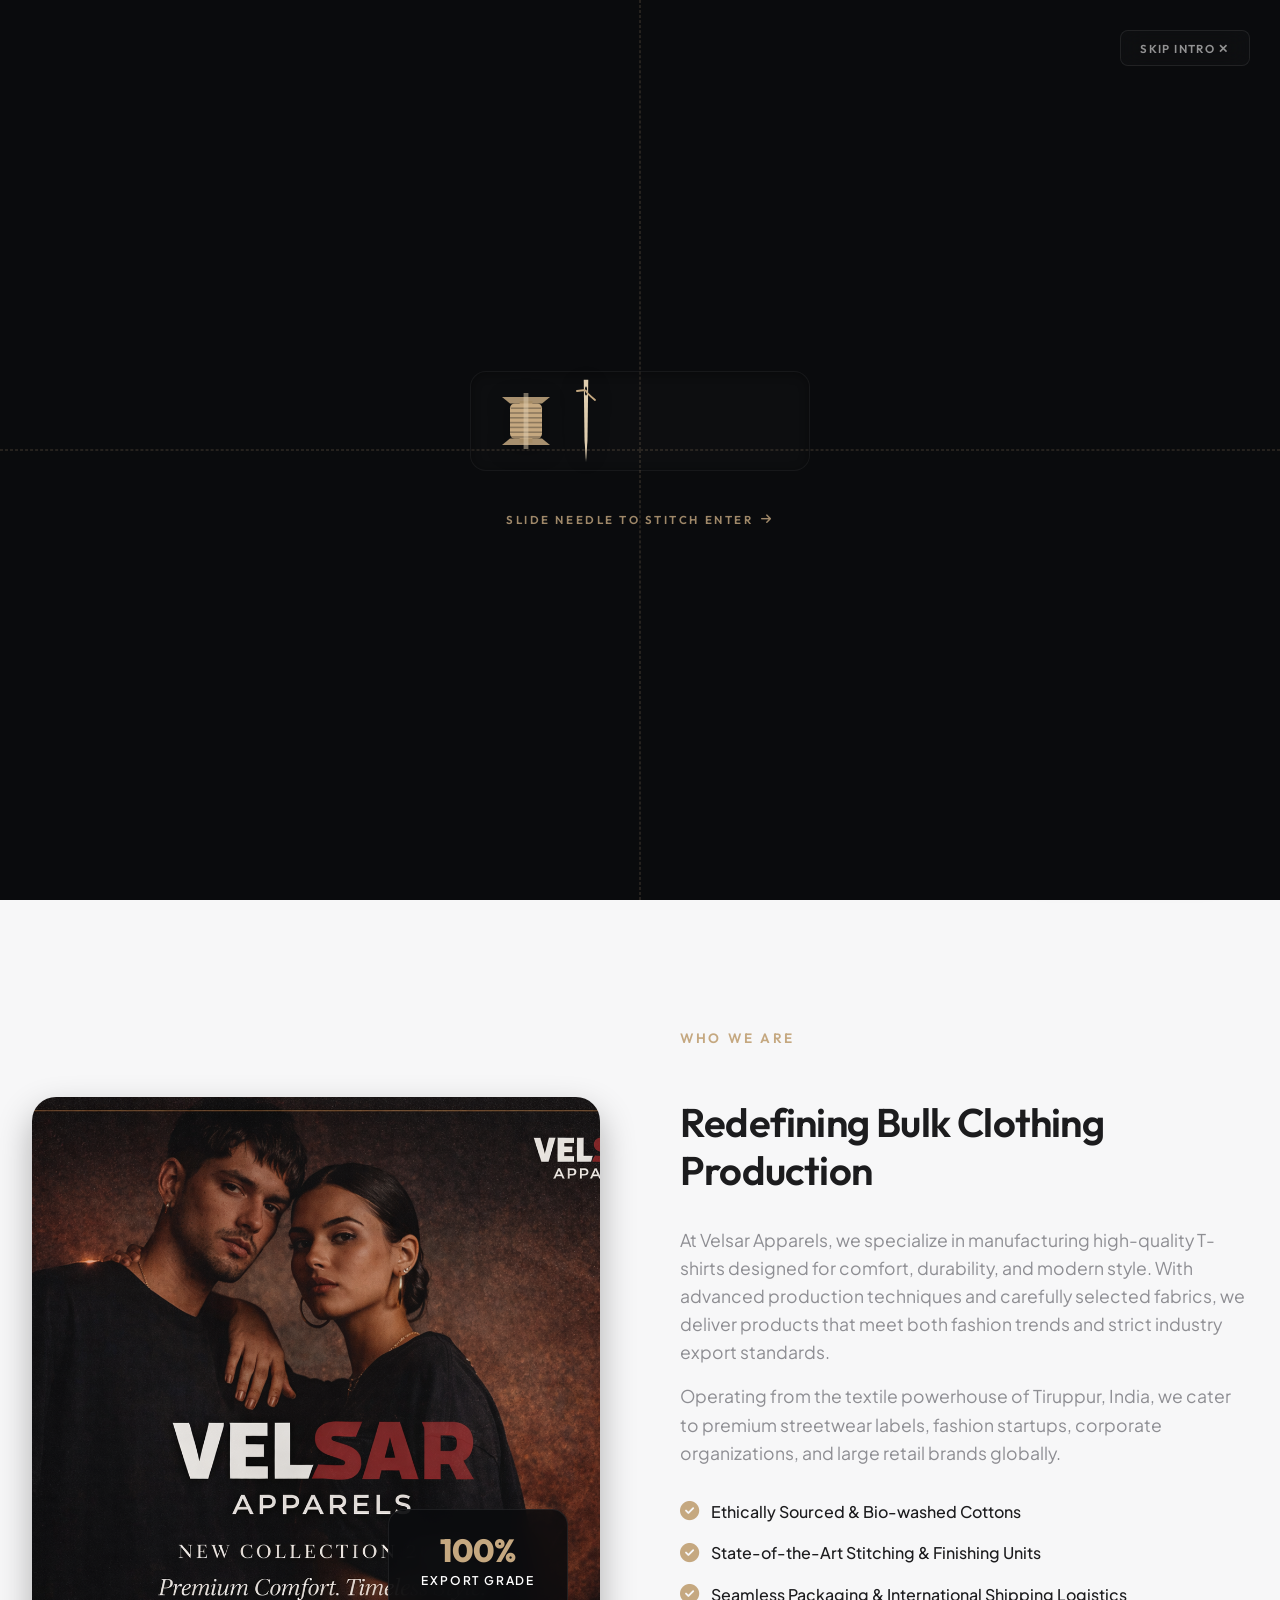
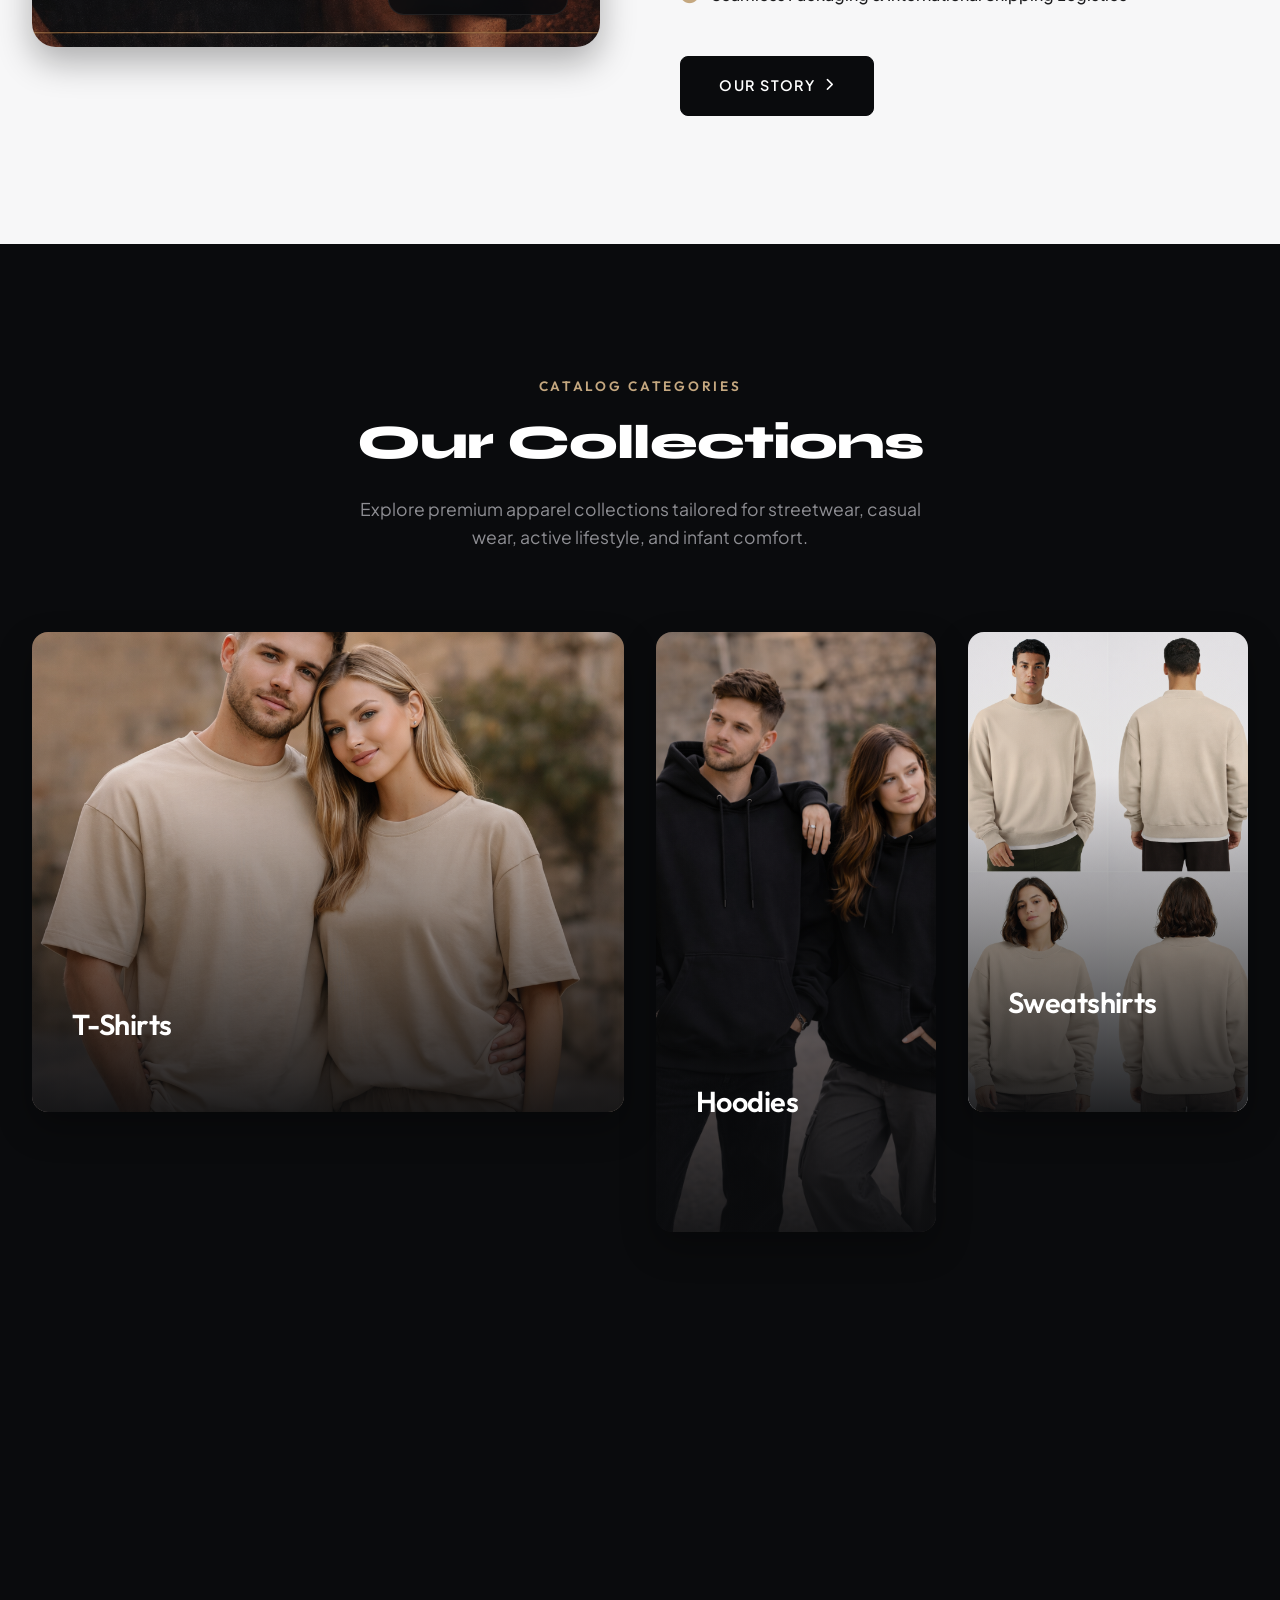
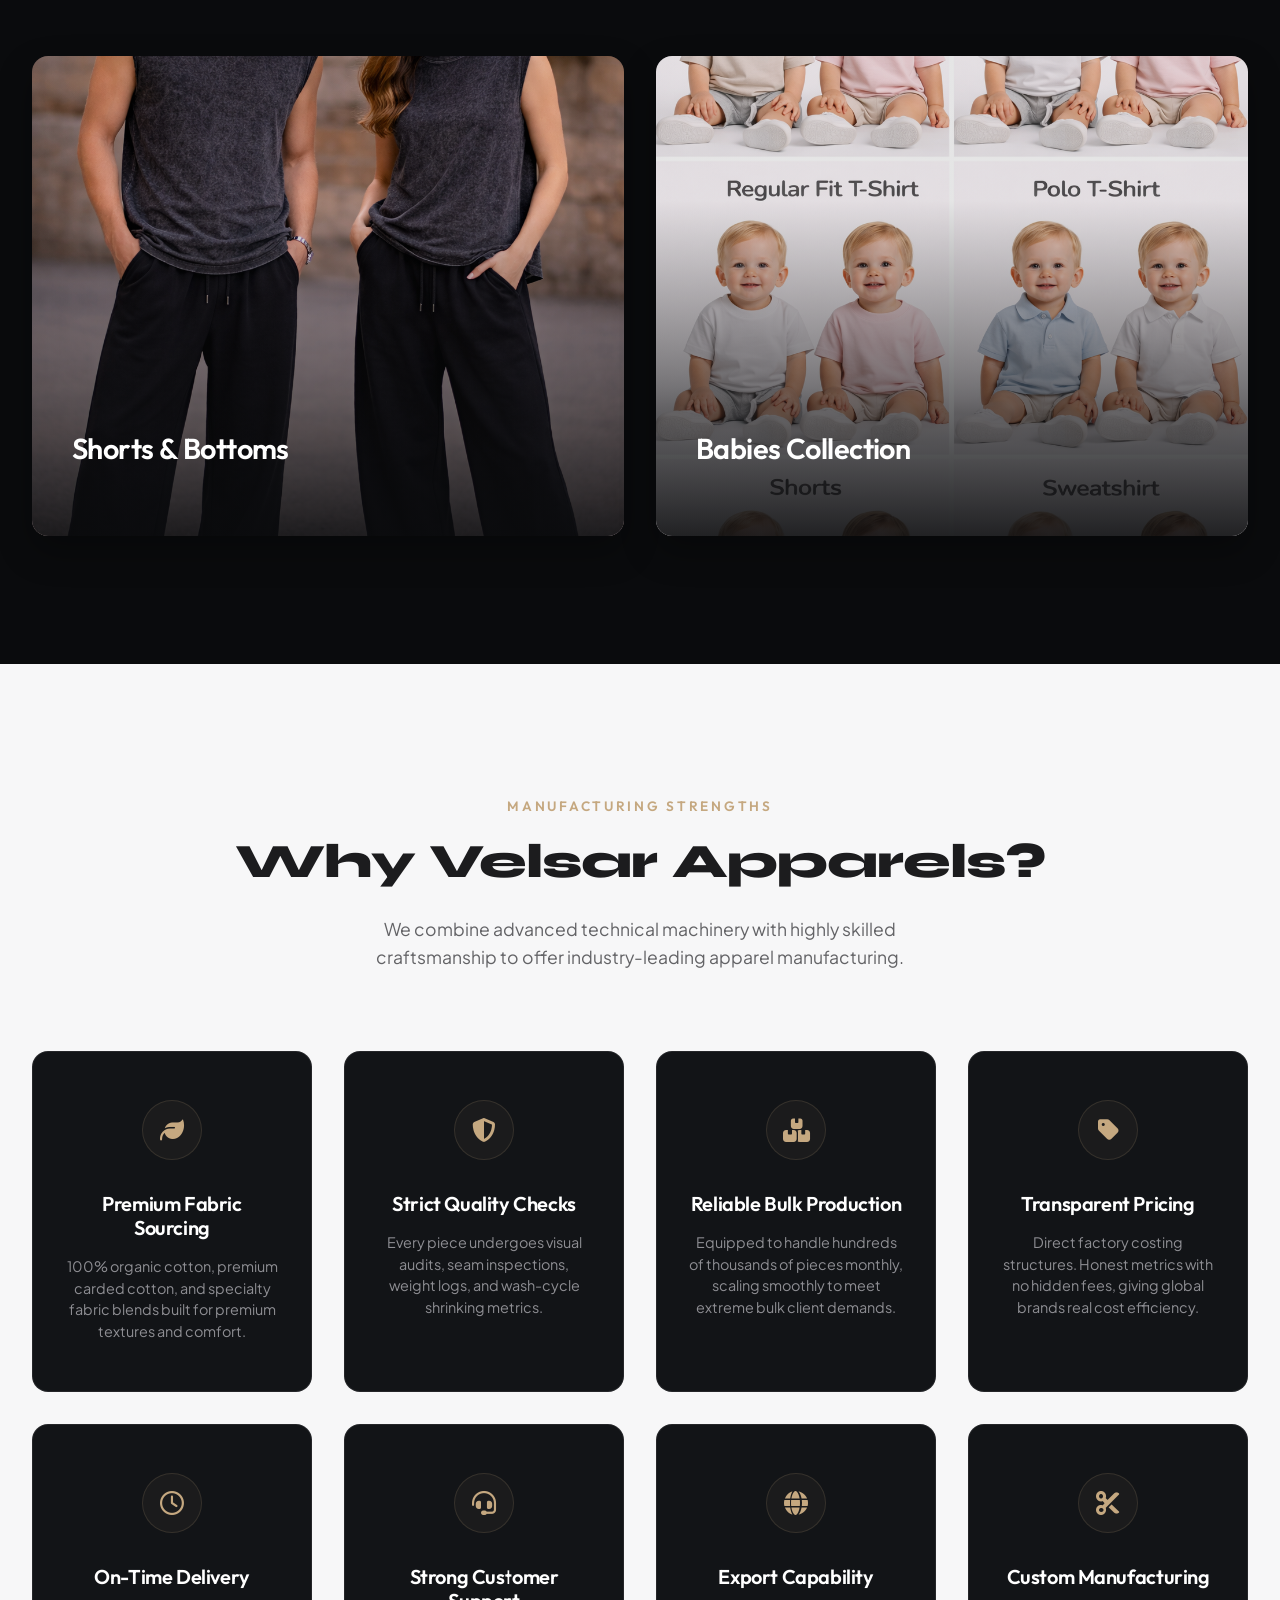
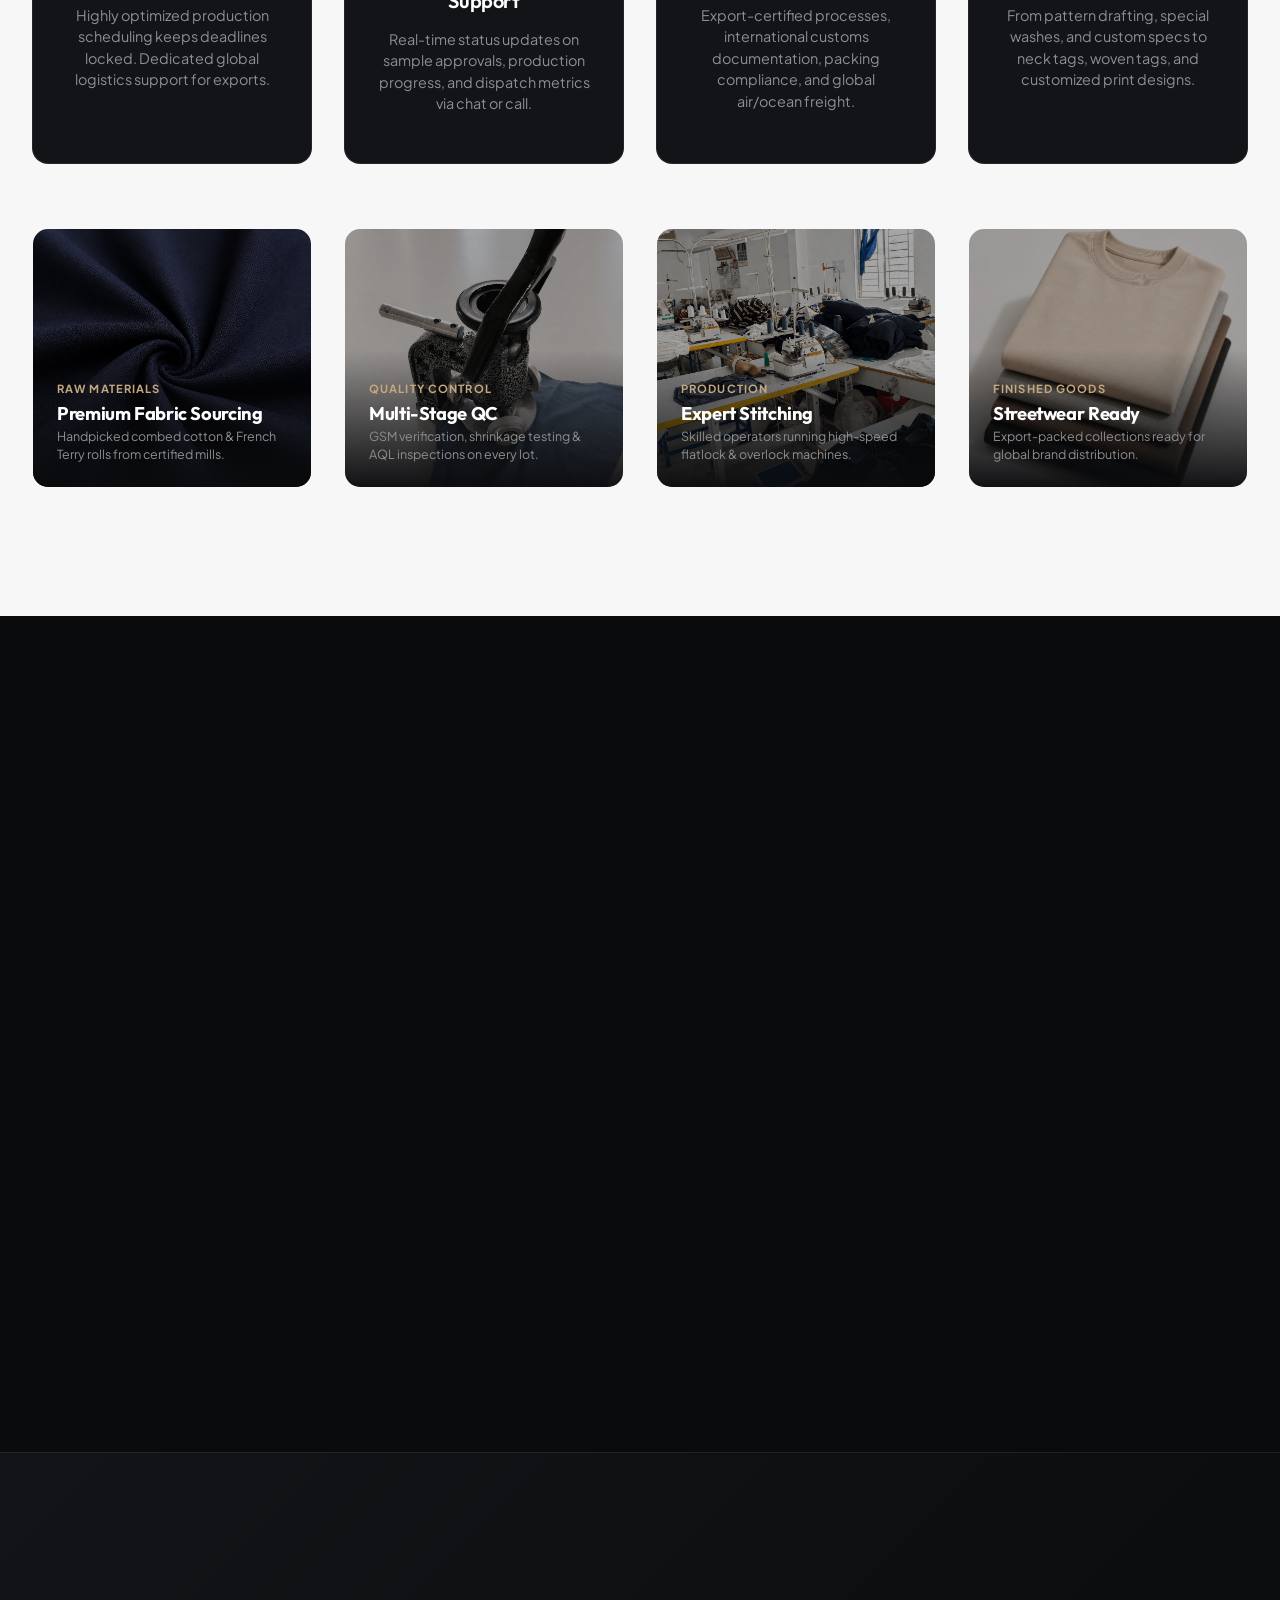
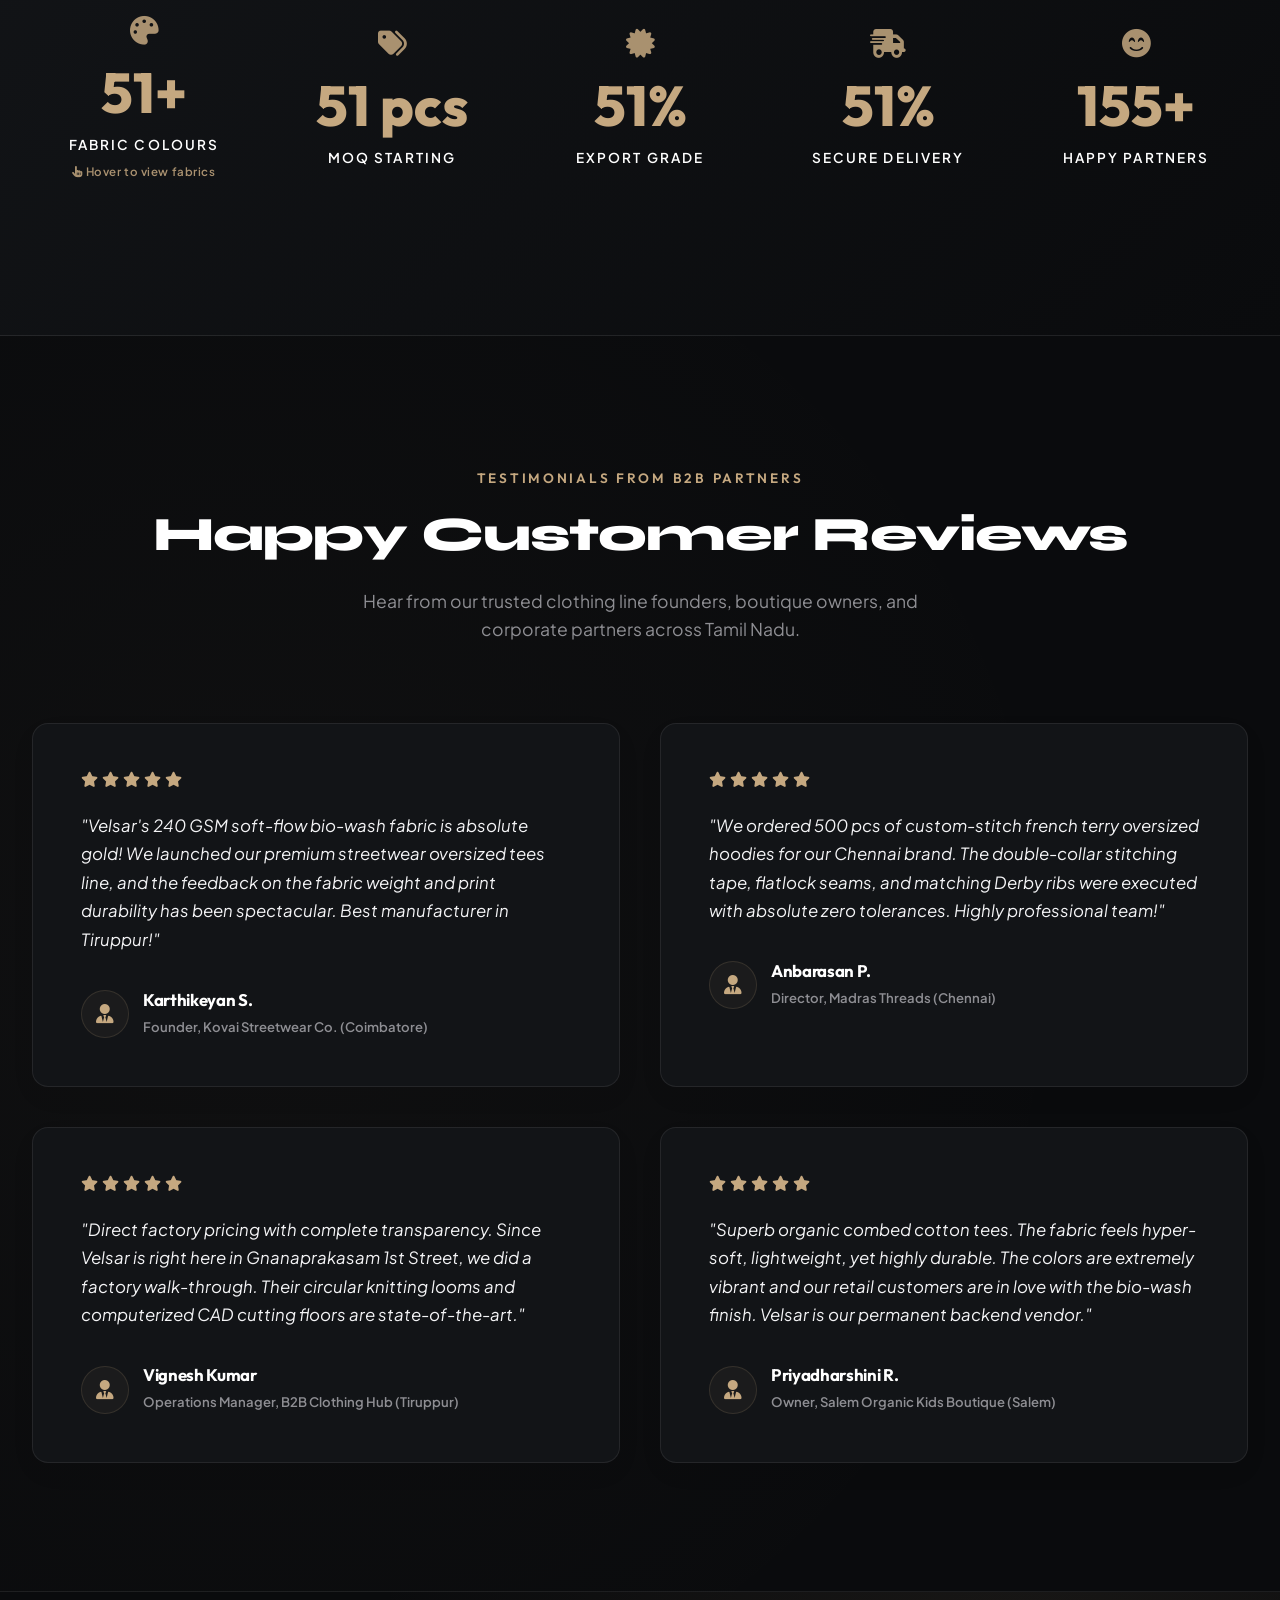
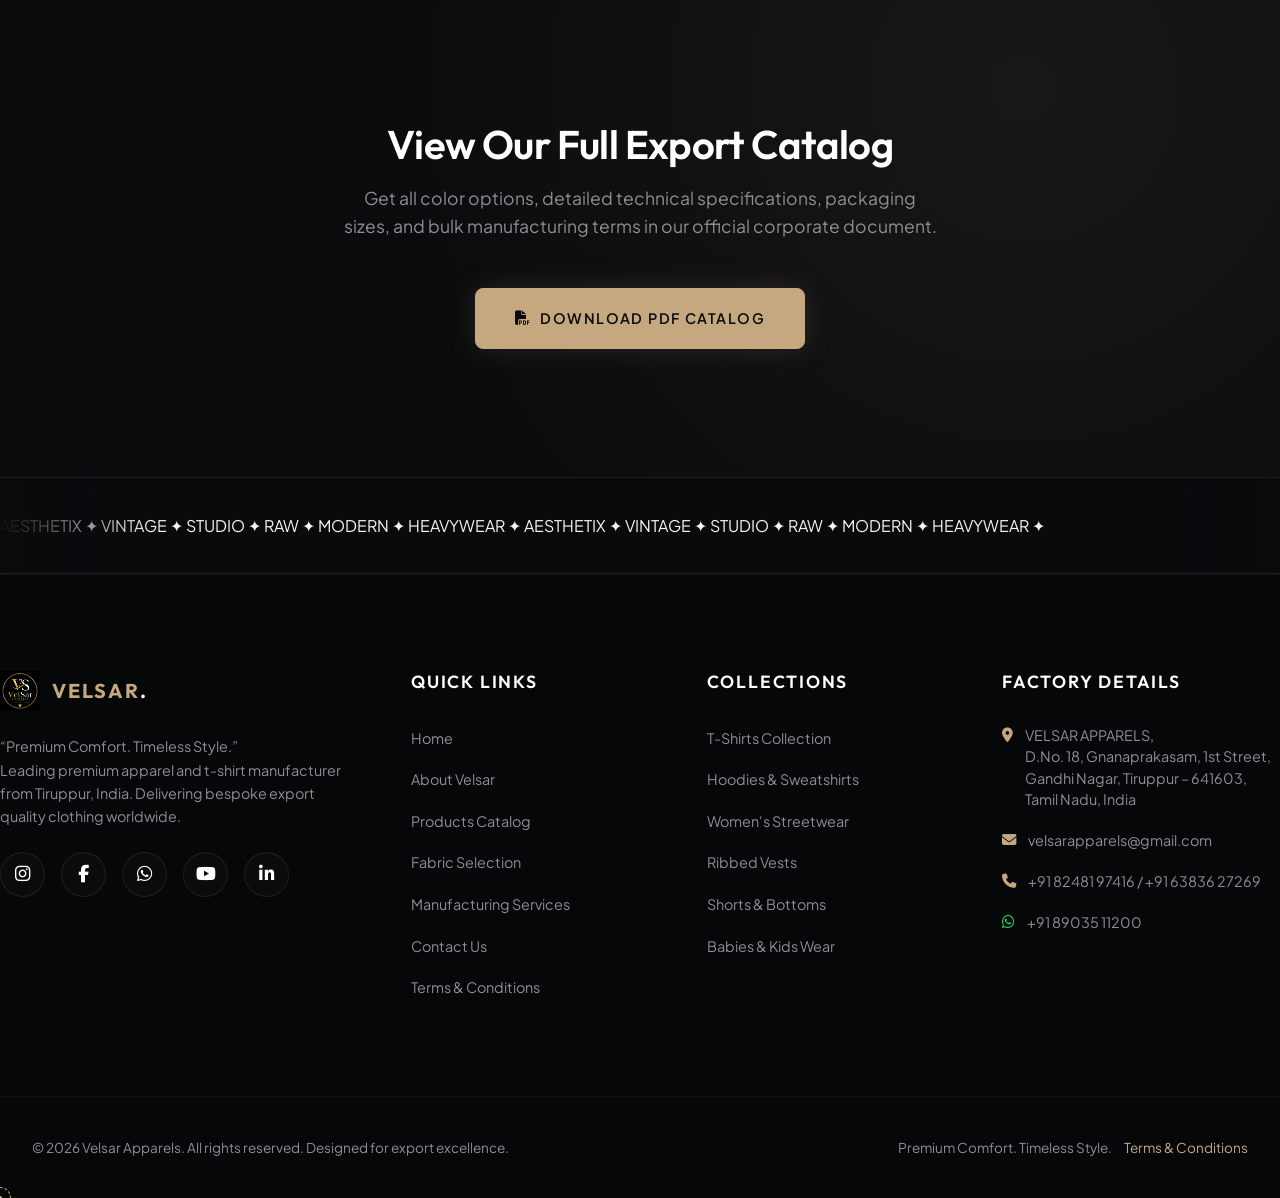
<file: index.html>
<!DOCTYPE html>
<html lang="en">
<head>
  <meta charset="UTF-8">
  <meta name="viewport" content="width=device-width, initial-scale=1.0">
  <title>Velsar Apparels | Premium T-Shirt & Apparel Manufacturer Tiruppur</title>
  <!-- SEO Meta Tags -->
  <meta name="description" content="Velsar Apparels is a premium apparel and T-Shirt manufacturer located at Gandhi Nagar, Tiruppur, India. High-quality custom clothing manufacturing, bulk streetwear, and export garments from our Tiruppur factory floor at D.No. 18, Gnanaprakasam, 1st Street.">
  <meta name="keywords" content="Velsar Apparels, apparel manufacturer Tiruppur, Gandhi Nagar Tiruppur garment factory, Gnanaprakasam 1st Street clothing production, custom t-shirt manufacturer, bulk clothing production, garment export India, streetwear manufacturer, corporate uniforms">
  
  <!-- OpenGraph Social SEO Meta Tags -->
  <meta property="og:title" content="Velsar Apparels | Premium T-Shirt & Apparel Manufacturer Tiruppur">
  <meta property="og:description" content="Velsar Apparels is a premium apparel and T-Shirt manufacturer located at D.No. 18, Gnanaprakasam, 1st Street, Gandhi Nagar, Tiruppur, Tamil Nadu. Specializing in custom clothing manufacturing, bulk streetwear, and export-grade garments.">
  <meta property="og:type" content="website">
  <meta property="og:url" content="https://velsarapparels.com/index.html">
  <meta property="og:image" content="Logo.png">
  <meta property="og:site_name" content="Velsar Apparels">
  <!-- Twitter Card properties -->
  <meta name="twitter:card" content="summary_large_image">
  <meta name="twitter:title" content="Velsar Apparels | Premium T-Shirt & Apparel Manufacturer Tiruppur">
  <meta name="twitter:description" content="Premium T-Shirt & Apparel Manufacturer in Gandhi Nagar, Tiruppur, Tamil Nadu, India. Specializing in bulk streetwear, custom corporate wear, and worldwide exports.">
  <meta name="twitter:image" content="Logo.png">
  
  <!-- Favicon placeholder (can be updated to Logo.png) -->
  <link rel="icon" type="image/png" href="Logo.png">
  
  <!-- FontAwesome Icons -->
  <link rel="stylesheet" href="https://cdnjs.cloudflare.com/ajax/libs/font-awesome/6.4.0/css/all.min.css">
  
  <!-- Master Stylesheet -->
  <link rel="stylesheet" href="style.css">
  <!-- Structured Local Business Data for High Search Friendliness -->
  <script type="application/ld+json">
  {
    "@context": "https://schema.org",
    "@type": "ClothingStore",
    "name": "Velsar Apparels",
    "image": "https://velsarapparels.com/Logo.png",
    "@id": "https://velsarapparels.com/#store",
    "url": "https://velsarapparels.com",
    "telephone": "+918248197416",
    "priceRange": "$$",
    "address": {
      "@type": "PostalAddress",
      "streetAddress": "D.No. 18, Gnanaprakasam, 1st Street, Gandhi Nagar",
      "addressLocality": "Tiruppur",
      "addressRegion": "Tamil Nadu",
      "postalCode": "641603",
      "addressCountry": "IN"
    },
    "geo": {
      "@type": "GeoCoordinates",
      "latitude": 11.115169,
      "longitude": 77.323784
    },
    "openingHoursSpecification": {
      "@type": "OpeningHoursSpecification",
      "dayOfWeek": [
        "Monday",
        "Tuesday",
        "Wednesday",
        "Thursday",
        "Friday",
        "Saturday"
      ],
      "opens": "09:00",
      "closes": "19:00"
    }
  }
  </script>
</head>
<body>

  <!-- 1. FULL-SCREEN PRELOADER -->
  <div id="preloader">
    <div class="preloader-panel p-top-left"></div>
    <div class="preloader-panel p-top-right"></div>
    <div class="preloader-panel p-bottom-left"></div>
    <div class="preloader-panel p-bottom-right"></div>
    <div class="preloader-content">
      <div class="scissor-loader-container">
        <div class="stitch-line"></div>
        <div class="scissor-wrapper">
          <svg class="loader-scissor-svg" viewBox="0 0 100 100" width="80" height="80">
            <g class="scissor-group">
              <!-- Top Blade with loop -->
              <g class="blade-top">
                <path d="M 10 50 L 80 40 L 90 43 L 80 46 Z" fill="var(--accent)" />
                <circle cx="20" cy="65" r="10" stroke="var(--accent)" stroke-width="3" fill="none" />
                <path d="M 20 55 L 10 50" stroke="var(--accent)" stroke-width="3" />
              </g>
              <!-- Bottom Blade with loop -->
              <g class="blade-bottom">
                <path d="M 10 50 L 80 60 L 90 57 L 80 54 Z" fill="var(--accent)" />
                <circle cx="20" cy="35" r="10" stroke="var(--accent)" stroke-width="3" fill="none" />
                <path d="M 20 45 L 10 50" stroke="var(--accent)" stroke-width="3" />
              </g>
              <!-- Joint screw -->
              <circle cx="45" cy="50" r="3" fill="#fff" />
            </g>
          </svg>
        </div>
      </div>
      <div class="loader-text">Velsar Apparels</div>
    </div>
  </div>

  <!-- 2. STICKY GLASSMORPHISM NAVBAR -->
  <header class="header">
    <div class="container navbar">
      <a href="index.html" class="logo-container" id="nav-logo-link">
        <img class="logo-img" src="Logo.png" alt="Velsar Apparels Logo">
        <span class="logo-text">VELSAR<span>.</span></span>
      </a>
      
      <!-- Nav Menu Center/Right -->
      <nav class="nav-menu" id="navigation-drawer">
        <a href="index.html" class="nav-link">Home</a>
        <a href="about.html" class="nav-link">About</a>
        <a href="products.html" class="nav-link">Products</a>
        <a href="fabric.html" class="nav-link">Fabric</a>
        <a href="services.html" class="nav-link">Services</a>
        <a href="contact.html" class="nav-link">Contact</a>
        <div class="nav-cta">
          <a href="contact.html" class="btn btn-primary">Get Estimate</a>
        </div>
      </nav>
      
      <!-- Hamburger Menu for Mobile -->
      <button class="hamburger" aria-label="Toggle Navigation menu" id="hamburger-menu-btn">
        <span></span>
        <span></span>
        <span></span>
      </button>
    </div>
  </header>

  <!-- 3. HERO SECTION -->
  <section class="hero" id="home-hero">
    <div class="hero-bg-slideshow">
      <div class="hero-slide active" style="background-image: url('Shoot/Back Ground 1.png');"></div>
      <div class="hero-slide" style="background-image: url('Shoot/Back Ground 2.png');"></div>
    </div>
    <div class="hero-overlay"></div>
    
    <div class="container hero-content-wrapper">
      <span class="hero-tag">Tiruppur's Premier Export Quality Manufacturer</span>
      <h1 class="hero-title">
        <span class="hero-line reveal-line-1">Premium Apparel</span>
        <span class="hero-line reveal-line-2 accent-glow">Manufacturing</span>
      </h1>
      <p class="hero-desc">Bulk Fashion Production with Superior Quality, Sustainable Fabrics & Modern High-Street Designs.</p>
      
      <div class="hero-buttons">
        <a href="products.html" class="btn btn-primary">Explore Collections <i class="fas fa-arrow-right"></i></a>
        <a href="contact.html" class="btn btn-secondary">Contact Us <i class="far fa-paper-plane"></i></a>
      </div>
    </div>
  </section>

  <!-- 4. COMPANY INTRODUCTION SECTION -->
  <section class="section-padding bg-light-section" id="intro-section">
    <div class="container">
      <div class="intro-grid">
        
        <!-- Left Side Image Slideshow -->
        <div class="intro-image-wrapper reveal reveal-slide-left" id="intro-image-container">
          <div class="slideshow-container">
            <img class="slide-img active" src="Shoot/First Page.png" alt="Velsar Premium Clothing Showcase">
            <img class="slide-img" src="Shoot/Model 1.png" alt="Finished Streetwear Custom Apparels">
          </div>
          <div class="intro-badge" style="z-index: 10;">
            <div class="intro-badge-num">100%</div>
            <div class="intro-badge-lbl">Export Grade</div>
          </div>
        </div>
        
        <!-- Right Side Text Content -->
        <div class="intro-content reveal reveal-slide-right reveal-delay-2" id="intro-text-container">
          <span class="section-subtitle">Who We Are</span>
          <h2 class="intro-title" style="color: var(--text-dark);">Redefining Bulk Clothing Production</h2>
          <p class="intro-desc">
            At Velsar Apparels, we specialize in manufacturing high-quality T-shirts designed for comfort, durability, and modern style. With advanced production techniques and carefully selected fabrics, we deliver products that meet both fashion trends and strict industry export standards.
          </p>
          <p class="intro-desc" style="margin-top: -1rem;">
            Operating from the textile powerhouse of Tiruppur, India, we cater to premium streetwear labels, fashion startups, corporate organizations, and large retail brands globally.
          </p>
          
          <div class="intro-bullet-list">
            <div class="intro-bullet-item"><i class="fas fa-circle-check"></i> Ethically Sourced & Bio-washed Cottons</div>
            <div class="intro-bullet-item"><i class="fas fa-circle-check"></i> State-of-the-Art Stitching & Finishing Units</div>
            <div class="intro-bullet-item"><i class="fas fa-circle-check"></i> Seamless Packaging & International Shipping Logistics</div>
          </div>
          
          <div style="margin-top: 1rem;">
            <a href="about.html" class="btn btn-light">Our Story <i class="fas fa-chevron-right" style="font-size: 0.8rem;"></i></a>
          </div>
        </div>
        
      </div>
    </div>
  </section>

  <!-- 5. OUR COLLECTIONS SECTION -->
  <section class="section-padding" id="collections-section">
    <div class="container">
      <div class="section-title-wrapper reveal reveal-skew">
        <span class="section-subtitle">Catalog Categories</span>
        <h2 class="section-title">Our Collections</h2>
        <p class="section-desc">Explore premium apparel collections tailored for streetwear, casual wear, active lifestyle, and infant comfort.</p>
      </div>
      
      <div class="collections-grid">
        
        <!-- T-Shirts (Wide card) -->
        <div class="collection-card wide reveal reveal-scale reveal-delay-1" onclick="location.href='products.html?cat=t-shirts'" id="cat-card-tshirts">
          <img class="collection-card-img" src="Shoot/T Shirt Collection.png" alt="T-Shirt Collection">
          <div class="collection-card-overlay">
            <h3 class="collection-card-title">T-Shirts</h3>
            <span class="collection-card-sub">Oversized, Regular Fit, Acid Wash & Polos</span>
          </div>
        </div>
        
        <!-- Hoodies -->
        <div class="collection-card tall reveal reveal-scale reveal-delay-2" onclick="location.href='products.html?cat=hoodies'" id="cat-card-hoodies">
          <img class="collection-card-img" src="Shoot/Hoodies Collection.png" alt="Premium Hoodies">
          <div class="collection-card-overlay">
            <h3 class="collection-card-title">Hoodies</h3>
            <span class="collection-card-sub">Oversized Heavyweight & Zipper Styles</span>
          </div>
        </div>
        
        <!-- Sweatshirts -->
        <div class="collection-card reveal reveal-scale reveal-delay-3" onclick="location.href='products.html?cat=sweatshirts'" id="cat-card-sweatshirts">
          <img class="collection-card-img" src="Shoot/Oversize Sweatshirt.png" alt="Crewneck Sweatshirts">
          <div class="collection-card-overlay">
            <h3 class="collection-card-title">Sweatshirts</h3>
            <span class="collection-card-sub">Oversized French Terry Crewnecks</span>
          </div>
        </div>
        
        <!-- Women's Wear -->
        <div class="collection-card reveal reveal-scale reveal-delay-1" onclick="location.href='products.html?cat=women'" id="cat-card-women">
          <img class="collection-card-img" src="Shoot/Girls Collection.png" alt="Women's High Fashion">
          <div class="collection-card-overlay">
            <h3 class="collection-card-title">Women's Wear</h3>
            <span class="collection-card-sub">Crop Sweatshirts, Tops & Vests</span>
          </div>
        </div>
        
        <!-- Vest Collection -->
        <div class="collection-card reveal reveal-scale reveal-delay-2" onclick="location.href='products.html?cat=vest'" id="cat-card-vest">
          <img class="collection-card-img" src="Shoot/Vest Collection.png" alt="Knit Athletic Vests">
          <div class="collection-card-overlay">
            <h3 class="collection-card-title">Vest Collection</h3>
            <span class="collection-card-sub">Regular Rib & Washed Tank-Tops</span>
          </div>
        </div>
        
        <!-- Shorts & Bottoms -->
        <div class="collection-card wide reveal reveal-scale reveal-delay-3" onclick="location.href='products.html?cat=bottoms'" id="cat-card-bottoms">
          <img class="collection-card-img" src="Shoot/Pant Collection.png" alt="Shorts & Bottoms">
          <div class="collection-card-overlay">
            <h3 class="collection-card-title">Shorts & Bottoms</h3>
            <span class="collection-card-sub">Loopback Terry Shorts & Comfort Joggers</span>
          </div>
        </div>
        
        <!-- Babies Collection (Wide card for balance) -->
        <div class="collection-card wide reveal reveal-scale reveal-delay-1" onclick="location.href='products.html?cat=babies'" id="cat-card-babies">
          <img class="collection-card-img" src="Shoot/Babies Collection.png" alt="Organic Baby Apparel">
          <div class="collection-card-overlay">
            <h3 class="collection-card-title">Babies Collection</h3>
            <span class="collection-card-sub">Hyper-Soft Organic T-Shirts & Shorts</span>
          </div>
        </div>
        
      </div>
    </div>
  </section>

  <!-- 6. WHY VELSAR SECTION -->
  <section class="section-padding bg-light-section" id="why-velsar-section">
    <div class="container">
      <div class="section-title-wrapper reveal reveal-skew">
        <span class="section-subtitle">Manufacturing Strengths</span>
        <h2 class="section-title" style="color: var(--text-dark);">Why Velsar Apparels?</h2>
        <p class="section-desc">We combine advanced technical machinery with highly skilled craftsmanship to offer industry-leading apparel manufacturing.</p>
      </div>
      
      <div class="why-grid">
        
        <!-- Card 1 -->
        <div class="why-card reveal reveal-slide-left reveal-delay-1">
          <div class="why-icon-box"><i class="fas fa-leaf"></i></div>
          <h3 class="why-card-title">Premium Fabric Sourcing</h3>
          <p class="why-card-desc">100% organic cotton, premium carded cotton, and specialty fabric blends built for premium textures and comfort.</p>
        </div>
        
        <!-- Card 2 -->
        <div class="why-card reveal reveal-slide-right reveal-delay-2">
          <div class="why-icon-box"><i class="fas fa-shield-halved"></i></div>
          <h3 class="why-card-title">Strict Quality Checks</h3>
          <p class="why-card-desc">Every piece undergoes visual audits, seam inspections, weight logs, and wash-cycle shrinking metrics.</p>
        </div>
        
        <!-- Card 3 -->
        <div class="why-card reveal reveal-slide-left reveal-delay-3">
          <div class="why-icon-box"><i class="fas fa-boxes-stacked"></i></div>
          <h3 class="why-card-title">Reliable Bulk Production</h3>
          <p class="why-card-desc">Equipped to handle hundreds of thousands of pieces monthly, scaling smoothly to meet extreme bulk client demands.</p>
        </div>
        
        <!-- Card 4 -->
        <div class="why-card reveal reveal-slide-right reveal-delay-4">
          <div class="why-icon-box"><i class="fas fa-tag"></i></div>
          <h3 class="why-card-title">Transparent Pricing</h3>
          <p class="why-card-desc">Direct factory costing structures. Honest metrics with no hidden fees, giving global brands real cost efficiency.</p>
        </div>
        
        <!-- Card 5 -->
        <div class="why-card reveal reveal-slide-left reveal-delay-1">
          <div class="why-icon-box"><i class="far fa-clock"></i></div>
          <h3 class="why-card-title">On-Time Delivery</h3>
          <p class="why-card-desc">Highly optimized production scheduling keeps deadlines locked. Dedicated global logistics support for exports.</p>
        </div>
        
        <!-- Card 6 -->
        <div class="why-card reveal reveal-slide-right reveal-delay-2">
          <div class="why-icon-box"><i class="fas fa-headset"></i></div>
          <h3 class="why-card-title">Strong Customer Support</h3>
          <p class="why-card-desc">Real-time status updates on sample approvals, production progress, and dispatch metrics via chat or call.</p>
        </div>
        
        <!-- Card 7 -->
        <div class="why-card reveal reveal-slide-left reveal-delay-3">
          <div class="why-icon-box"><i class="fas fa-globe"></i></div>
          <h3 class="why-card-title">Export Capability</h3>
          <p class="why-card-desc">Export-certified processes, international customs documentation, packing compliance, and global air/ocean freight.</p>
        </div>
        
        <!-- Card 8 -->
        <div class="why-card reveal reveal-slide-right reveal-delay-4">
          <div class="why-icon-box"><i class="fas fa-scissors"></i></div>
          <h3 class="why-card-title">Custom Manufacturing</h3>
          <p class="why-card-desc">From pattern drafting, special washes, and custom specs to neck tags, woven tags, and customized print designs.</p>
        </div>
        
      </div>
      
      <!-- Why Choose Us Visual Showcase Row -->
      <div class="why-showcase-container reveal">
        <div class="why-showcase-grid">
          
          <div class="why-showcase-card">
            <img class="why-showcase-img" src="Shoot/Fabrics Image.png" alt="Premium Fabric Close-up" loading="lazy">
            <div class="why-showcase-overlay">
              <span class="why-showcase-tag">Raw Materials</span>
              <h4 class="why-showcase-title">Premium Fabric Sourcing</h4>
              <p class="why-showcase-desc">Handpicked combed cotton & French Terry rolls from certified mills.</p>
            </div>
          </div>
          
          <div class="why-showcase-card">
            <img class="why-showcase-img" src="Work/GSM Cutter.png" alt="GSM Verification & QC Check" loading="lazy">
            <div class="why-showcase-overlay">
              <span class="why-showcase-tag">Quality Control</span>
              <h4 class="why-showcase-title">Multi-Stage QC</h4>
              <p class="why-showcase-desc">GSM verification, shrinkage testing & AQL inspections on every lot.</p>
            </div>
          </div>
          
          <div class="why-showcase-card">
            <img class="why-showcase-img" src="Work/Stitching.png" alt="Factory Stitching Line" loading="lazy">
            <div class="why-showcase-overlay">
              <span class="why-showcase-tag">Production</span>
              <h4 class="why-showcase-title">Expert Stitching</h4>
              <p class="why-showcase-desc">Skilled operators running high-speed flatlock & overlock machines.</p>
            </div>
          </div>
          
          <div class="why-showcase-card">
            <img class="why-showcase-img" src="Shoot/Finishing Pcs.png" alt="Finished Apparel Collection" loading="lazy">
            <div class="why-showcase-overlay">
              <span class="why-showcase-tag">Finished Goods</span>
              <h4 class="why-showcase-title">Streetwear Ready</h4>
              <p class="why-showcase-desc">Export-packed collections ready for global brand distribution.</p>
            </div>
          </div>
          
        </div>
      </div>
      
    </div>
  </section>

  <!-- 7. WHO WE WORK WITH SECTION -->
  <section class="section-padding" id="partners-section">
    <div class="container">
      <div class="section-title-wrapper reveal reveal-skew">
        <span class="section-subtitle">Target Industries</span>
        <h2 class="section-title">Who We Work With</h2>
        <p class="section-desc">We serve as the trusted backend production partner for diverse businesses globally, handling supply chains seamlessly.</p>
      </div>
      
      <div class="client-grid">
        
        <!-- Client 1 -->
        <div class="client-card reveal reveal-scale reveal-delay-1">
          <div class="client-icon"><i class="fas fa-shirt"></i></div>
          <h4 class="client-name">Fashion Startups</h4>
          <p class="client-desc">Low MOQ starting options help budding brands launch premium lines with minimal capital.</p>
        </div>
        
        <!-- Client 2 -->
        <div class="client-card reveal reveal-scale reveal-delay-2">
          <div class="client-icon"><i class="fas fa-fire"></i></div>
          <h4 class="client-name">Streetwear Labels</h4>
          <p class="client-desc">Heavy GSM, drop shoulders, boxy streetwear cuts, acid wash finishes, and puff printing finishes.</p>
        </div>
        
        <!-- Client 3 -->
        <div class="client-card reveal reveal-scale reveal-delay-3">
          <div class="client-icon"><i class="fas fa-briefcase"></i></div>
          <h4 class="client-name">Corporate Brands</h4>
          <p class="client-desc">High-grade customized polo t-shirts and uniforms with premium custom embroidery logos.</p>
        </div>
        
        <!-- Client 4 -->
        <div class="client-card reveal reveal-scale reveal-delay-4">
          <div class="client-icon"><i class="fas fa-cart-shopping"></i></div>
          <h4 class="client-name">E-commerce Brands</h4>
          <p class="client-desc">Consistent export standards, barcode compliance, poly-bagged items ready to scan and store.</p>
        </div>
        
        <!-- Client 5 -->
        <div class="client-card reveal reveal-scale reveal-delay-5">
          <div class="client-icon"><i class="fas fa-bag-shopping"></i></div>
          <h4 class="client-name">Merchandise Sellers</h4>
          <p class="client-desc">Band tees, promotional events, retail lines, and customized prints engineered for large volumes.</p>
        </div>
        
        <!-- Client 6 -->
        <div class="client-card reveal reveal-scale reveal-delay-6">
          <div class="client-icon"><i class="fas fa-calendar-check"></i></div>
          <h4 class="client-name">Event Organizers</h4>
          <p class="client-desc">Short turn-around times and batch printing services for corporate marathons, music festivals, and sports events.</p>
        </div>
        
      </div>
    </div>
  </section>

  <!-- 8. STATS COUNTER SECTION -->
  <section class="section-padding stats" id="stats-section">
    <div class="container">
      <div class="stats-grid">
        
        <!-- Stat 1: Fabric Colours (Interactive Hover) -->
        <div class="stat-card reveal reveal-scale reveal-delay-1 fabric-colours-card" id="fabric-colours-trigger">
          <div class="stat-icon"><i class="fas fa-palette"></i></div>
          <div class="stat-number" data-target="100" data-suffix="+">0</div>
          <div class="stat-label">Fabric Colours</div>
          <div class="hover-tip"><i class="fas fa-hand-pointer"></i> Hover to view fabrics</div>
          
          <!-- Hover Popup for Available Fabrics -->
          <div class="fabrics-hover-popup">
            <div class="popup-header">
              <i class="fas fa-shirt"></i>
              <h4>Available Fabrics & Specs</h4>
            </div>
            <div class="popup-body">
              <ul>
                <li><i class="fas fa-certificate"></i> SSM MILL RED LABEL COMBED COTTON</li>
                <li><i class="fas fa-certificate"></i> 40S LYCRA JERSEY 180GSM 100% BIOWASH</li>
                <li><i class="fas fa-certificate"></i> LYCRA JERSEY FINE 100+ COLOURS</li>
                <li><i class="fas fa-certificate"></i> AIRTEX 220 GSM SOFT FLOW 100% BIO WASH</li>
                <li><i class="fas fa-certificate"></i> AIRTEX 240 GSM SOFT FLOW 100% BIO WASH</li>
                <li><i class="fas fa-certificate"></i> AIRTEX 280 GSM SOFT FLOW 100% BIO WASH</li>
                <li><i class="fas fa-certificate"></i> LOOPKNIT 240 GSM SOFT FLOW 100% BIO WASH</li>
                <li><i class="fas fa-certificate"></i> SINGLE JERSEY SOFT FLOW 100% BIO WASH</li>
                <li><i class="fas fa-certificate"></i> 20's 210 GSM WITH MATCHING LYCRA RIB</li>
                <li><i class="fas fa-certificate"></i> 25's 180 GSM WITH MATCHING LYCRA RIB</li>
                <li><i class="fas fa-certificate"></i> 30's 160 GSM WITH MATCHING LYCRA RIB</li>
                <li><i class="fas fa-circle-check"></i> LOOPKNIT RAISHING 300 GSM with MATCHING DURBY</li>
                <li><i class="fas fa-circle-check"></i> SINGLE JERSEY 300 GSM WITH MATCHING LYCRA RIB</li>
                <li><i class="fas fa-circle-check"></i> 320 GSM CROSS LOOP WITH MATCHING DERBY RIB</li>
                <li><i class="fas fa-circle-check"></i> HIGH QUALITY GUARANTEED FABRIC</li>
              </ul>
              <div class="popup-footer">
                <span class="badge-tag green"><i class="fas fa-circle-check"></i> All Stock Available</span>
                <span class="badge-tag gold"><i class="fas fa-thumbs-up"></i> 100 Pcs Order Accepted</span>
                <span class="badge-tag blue"><i class="fas fa-scissors"></i> Custom Fabric Orders Also Available</span>
                <span class="badge-tag red"><i class="fas fa-industry"></i> Minimum Order Quantity (MOQ): 300 Pcs</span>
                <span class="badge-tag orange"><i class="fas fa-palette"></i> ALL COLOURS AVAILABLE</span>
              </div>
            </div>
          </div>
        </div>
        
        <!-- Stat 2: MOQ Sourcing -->
        <div class="stat-card reveal reveal-scale reveal-delay-2">
          <div class="stat-icon"><i class="fas fa-tags"></i></div>
          <div class="stat-number" data-target="100" data-suffix=" pcs">0</div>
          <div class="stat-label">MOQ Starting</div>
        </div>
        
        <!-- Stat 3: Premium Quality -->
        <div class="stat-card reveal reveal-scale reveal-delay-3">
          <div class="stat-icon"><i class="fas fa-certificate"></i></div>
          <div class="stat-number" data-target="100" data-suffix="%">0</div>
          <div class="stat-label">Export Grade</div>
        </div>
        
        <!-- Stat 4: Worldwide Shipping -->
        <div class="stat-card reveal reveal-scale reveal-delay-4">
          <div class="stat-icon"><i class="fas fa-truck-fast"></i></div>
          <div class="stat-number" data-target="100" data-suffix="%">0</div>
          <div class="stat-label">Secure Delivery</div>
        </div>
        
        <!-- Stat 5: Happy Partners -->
        <div class="stat-card reveal reveal-scale reveal-delay-5">
          <div class="stat-icon"><i class="fas fa-smile-beam"></i></div>
          <div class="stat-number" data-target="300" data-suffix="+">0</div>
          <div class="stat-label">Happy Partners</div>
        </div>
        
      </div>
    </div>
  </section>

  <!-- 8.5. HAPPY CUSTOMER REVIEWS SECTION -->
  <section class="section-padding" id="reviews-section" style="background: radial-gradient(circle at 20% 50%, rgba(197, 168, 128, 0.03) 0%, transparent 70%); border-bottom: 1px solid var(--border-glass);">
    <div class="container">
      <div class="section-title-wrapper reveal">
        <span class="section-subtitle">Testimonials from B2B Partners</span>
        <h2 class="section-title">Happy Customer Reviews</h2>
        <p class="section-desc">Hear from our trusted clothing line founders, boutique owners, and corporate partners across Tamil Nadu.</p>
      </div>
      
      <div class="reviews-grid">
        <!-- Review 1 -->
        <div class="review-card reveal reveal-delay-1">
          <div class="review-stars">
            <i class="fas fa-star"></i>
            <i class="fas fa-star"></i>
            <i class="fas fa-star"></i>
            <i class="fas fa-star"></i>
            <i class="fas fa-star"></i>
          </div>
          <p class="review-text">
            "Velsar's 240 GSM soft-flow bio-wash fabric is absolute gold! We launched our premium streetwear oversized tees line, and the feedback on the fabric weight and print durability has been spectacular. Best manufacturer in Tiruppur!"
          </p>
          <div class="review-author">
            <div class="author-avatar"><i class="fas fa-user-tie"></i></div>
            <div>
              <h4 class="author-name">Karthikeyan S.</h4>
              <span class="author-title">Founder, Kovai Streetwear Co. (Coimbatore)</span>
            </div>
          </div>
        </div>
        
        <!-- Review 2 -->
        <div class="review-card reveal reveal-delay-2">
          <div class="review-stars">
            <i class="fas fa-star"></i>
            <i class="fas fa-star"></i>
            <i class="fas fa-star"></i>
            <i class="fas fa-star"></i>
            <i class="fas fa-star"></i>
          </div>
          <p class="review-text">
            "We ordered 500 pcs of custom-stitch french terry oversized hoodies for our Chennai brand. The double-collar stitching tape, flatlock seams, and matching Derby ribs were executed with absolute zero tolerances. Highly professional team!"
          </p>
          <div class="review-author">
            <div class="author-avatar"><i class="fas fa-user-tie"></i></div>
            <div>
              <h4 class="author-name">Anbarasan P.</h4>
              <span class="author-title">Director, Madras Threads (Chennai)</span>
            </div>
          </div>
        </div>
        
        <!-- Review 3 -->
        <div class="review-card reveal reveal-delay-3">
          <div class="review-stars">
            <i class="fas fa-star"></i>
            <i class="fas fa-star"></i>
            <i class="fas fa-star"></i>
            <i class="fas fa-star"></i>
            <i class="fas fa-star"></i>
          </div>
          <p class="review-text">
            "Direct factory pricing with complete transparency. Since Velsar is right here in Gnanaprakasam 1st Street, we did a factory walk-through. Their circular knitting looms and computerized CAD cutting floors are state-of-the-art."
          </p>
          <div class="review-author">
            <div class="author-avatar"><i class="fas fa-user-tie"></i></div>
            <div>
              <h4 class="author-name">Vignesh Kumar</h4>
              <span class="author-title">Operations Manager, B2B Clothing Hub (Tiruppur)</span>
            </div>
          </div>
        </div>
        
        <!-- Review 4 -->
        <div class="review-card reveal reveal-delay-4">
          <div class="review-stars">
            <i class="fas fa-star"></i>
            <i class="fas fa-star"></i>
            <i class="fas fa-star"></i>
            <i class="fas fa-star"></i>
            <i class="fas fa-star"></i>
          </div>
          <p class="review-text">
            "Superb organic combed cotton tees. The fabric feels hyper-soft, lightweight, yet highly durable. The colors are extremely vibrant and our retail customers are in love with the bio-wash finish. Velsar is our permanent backend vendor."
          </p>
          <div class="review-author">
            <div class="author-avatar"><i class="fas fa-user-tie"></i></div>
            <div>
              <h4 class="author-name">Priyadharshini R.</h4>
              <span class="author-title">Owner, Salem Organic Kids Boutique (Salem)</span>
            </div>
          </div>
        </div>
      </div>
    </div>
  </section>

  <!-- 9. DOWNLOAD CATALOG CTA -->
  <section class="section-padding" style="background: radial-gradient(circle at 80% 20%, rgba(197, 168, 128, 0.08) 0%, transparent 60%); text-align: center;">
    <div class="container reveal reveal-skew">
      <h2 style="font-size: 2.5rem; color: var(--text-white); margin-bottom: 1rem;">View Our Full Export Catalog</h2>
      <p style="color: var(--text-muted); max-width: 600px; margin: 0 auto 3rem; font-size: 1.1rem;">
        Get all color options, detailed technical specifications, packaging sizes, and bulk manufacturing terms in our official corporate document.
      </p>
      <a href="Catalog.pdf" download class="btn btn-primary btn-lg">
        <i class="fas fa-file-pdf"></i> Download PDF Catalog
      </a>
    </div>
  </section>

  <!-- 9.5 INFINITE MONOCHROME LOGO MARQUEE -->
  <div class="logo-marquee-tape">
    <div class="logo-marquee-track">
      <span class="marquee-logo">AESTHETIX</span>
      <span class="marquee-dot">✦</span>
      <span class="marquee-logo">VINTAGE</span>
      <span class="marquee-dot">✦</span>
      <span class="marquee-logo">STUDIO</span>
      <span class="marquee-dot">✦</span>
      <span class="marquee-logo">RAW</span>
      <span class="marquee-dot">✦</span>
      <span class="marquee-logo">MODERN</span>
      <span class="marquee-dot">✦</span>
      <span class="marquee-logo">HEAVYWEAR</span>
      <span class="marquee-dot">✦</span>
      <span class="marquee-logo">AESTHETIX</span>
      <span class="marquee-dot">✦</span>
      <span class="marquee-logo">VINTAGE</span>
      <span class="marquee-dot">✦</span>
      <span class="marquee-logo">STUDIO</span>
      <span class="marquee-dot">✦</span>
      <span class="marquee-logo">RAW</span>
      <span class="marquee-dot">✦</span>
      <span class="marquee-logo">MODERN</span>
      <span class="marquee-dot">✦</span>
      <span class="marquee-logo">HEAVYWEAR</span>
      <span class="marquee-dot">✦</span>
    </div>
  </div>

  <!-- 10. SHARED FOOTER -->
  <footer class="footer">
    <div class="container footer-top">
      <div class="footer-grid">
        
        <!-- Col 1: Brand Info -->
        <div class="footer-about">
          <a href="index.html" class="footer-logo-container">
            <img class="footer-logo-img" src="Logo.png" alt="Velsar Footer Logo">
            <span class="footer-logo-text">VELSAR<span>.</span></span>
          </a>
          <p class="footer-desc">
            “Premium Comfort. Timeless Style.”<br>
            Leading premium apparel and t-shirt manufacturer from Tiruppur, India. Delivering bespoke export quality clothing worldwide.
          </p>
          <div class="social-links">
            <a class="social-icon" href="https://instagram.com" target="_blank" aria-label="Instagram profile"><i class="fab fa-instagram"></i></a>
            <a class="social-icon" href="https://facebook.com" target="_blank" aria-label="Facebook page"><i class="fab fa-facebook-f"></i></a>
            <a class="social-icon" href="https://wa.me/918903511200?text=Hello%20Velsar%20Apparels%2C%20I%20would%20like%20to%20inquire%20about%20placing%20a%20bulk%20custom%20order%20for%20our%20clothing%20brand.%20Please%20share%20your%20latest%20fabric%20color%20card%20and%20pricing%20details." target="_blank" aria-label="WhatsApp chat"><i class="fab fa-whatsapp"></i></a>
            <a class="social-icon" href="https://youtube.com" target="_blank" aria-label="YouTube channel"><i class="fab fa-youtube"></i></a>
            <a class="social-icon" href="https://linkedin.com" target="_blank" aria-label="LinkedIn page"><i class="fab fa-linkedin-in"></i></a>
          </div>
        </div>
        
        <!-- Col 2: Navigation Links -->
        <div>
          <h4 class="footer-title">Quick Links</h4>
          <ul class="footer-links">
            <li><a href="index.html" class="footer-link">Home</a></li>
            <li><a href="about.html" class="footer-link">About Velsar</a></li>
            <li><a href="products.html" class="footer-link">Products Catalog</a></li>
            <li><a href="fabric.html" class="footer-link">Fabric Selection</a></li>
            <li><a href="services.html" class="footer-link">Manufacturing Services</a></li>
            <li><a href="contact.html" class="footer-link">Contact Us</a></li>
            <li><a href="terms.html" class="footer-link">Terms & Conditions</a></li>
          </ul>
        </div>
        
        <!-- Col 3: Collections links -->
        <div>
          <h4 class="footer-title">Collections</h4>
          <ul class="footer-links">
            <li><a href="products.html?cat=t-shirts" class="footer-link">T-Shirts Collection</a></li>
            <li><a href="products.html?cat=hoodies" class="footer-link">Hoodies & Sweatshirts</a></li>
            <li><a href="products.html?cat=women" class="footer-link">Women's Streetwear</a></li>
            <li><a href="products.html?cat=vest" class="footer-link">Ribbed Vests</a></li>
            <li><a href="products.html?cat=bottoms" class="footer-link">Shorts & Bottoms</a></li>
            <li><a href="products.html?cat=babies" class="footer-link">Babies & Kids Wear</a></li>
          </ul>
        </div>
        
        <!-- Col 4: Contact details -->
        <div>
          <h4 class="footer-title">Factory Details</h4>
          <div class="footer-contact-item">
            <i class="fas fa-location-dot"></i>
            <span>VELSAR APPARELS,<br>D.No. 18, Gnanaprakasam, 1st Street,<br>Gandhi Nagar, Tiruppur – 641603,<br>Tamil Nadu, India</span>
          </div>
          <div class="footer-contact-item">
            <i class="fas fa-envelope"></i>
            <a href="mailto:velsarapparels@gmail.com" style="color: inherit; word-break: break-all;">velsarapparels@gmail.com</a>
          </div>
          <div class="footer-contact-item">
            <i class="fas fa-phone"></i>
            <span>+91 82481 97416 / +91 63836 27269</span>
          </div>
          <div class="footer-contact-item">
            <i class="fab fa-whatsapp" style="color: #25d366;"></i>
            <a href="https://wa.me/918903511200?text=Hello%20Velsar%20Apparels%2C%20I%20would%20like%20to%20inquire%20about%20placing%20a%20bulk%20custom%20order%20for%20our%20clothing%20brand.%20Please%20share%20your%20latest%20fabric%20color%20card%20and%20pricing%20details." target="_blank" style="color: inherit; text-decoration: none;">+91 89035 11200</a>
          </div>
        </div>
        
      </div>
    </div>
    
    <!-- Footer bottom copyright -->
    <div class="footer-bottom">
      <div class="container footer-bottom-flex">
        <p>&copy; 2026 Velsar Apparels. All rights reserved. Designed for export excellence.</p>
        <p>Premium Comfort. Timeless Style. <a href="terms.html" style="color: var(--accent); margin-left: 10px; text-decoration: none;">Terms & Conditions</a></p>
      </div>
    </div>
  </footer>

  <!-- 11. SCROLL-TO-TOP BUTTON -->
  <a class="scroll-top-btn" href="#top" aria-label="Scroll back to top" id="scroll-to-top-button">
    <i class="fas fa-chevron-up"></i>
  </a>

  <!-- Floating WhatsApp Chat Widget -->
  <a href="https://wa.me/918903511200?text=Hello%20Velsar%20Apparels%2C%20I%20would%20like%20to%20inquire%20about%20placing%20a%20bulk%20custom%20order%20for%20our%20clothing%20brand.%20Please%20share%20your%20latest%20fabric%20color%20card%20and%20pricing%20details." class="whatsapp-floating-widget" target="_blank" aria-label="Post Your Order via WhatsApp">
    <div class="whatsapp-widget-content">
      <span class="whatsapp-widget-text">Post Your Order</span>
      <div class="whatsapp-widget-icon-wrapper">
        <i class="fab fa-whatsapp"></i>
      </div>
    </div>
  </a>

  <!-- Main JavaScript File -->
  <script src="main.js"></script>
</body>
</html>
</file>
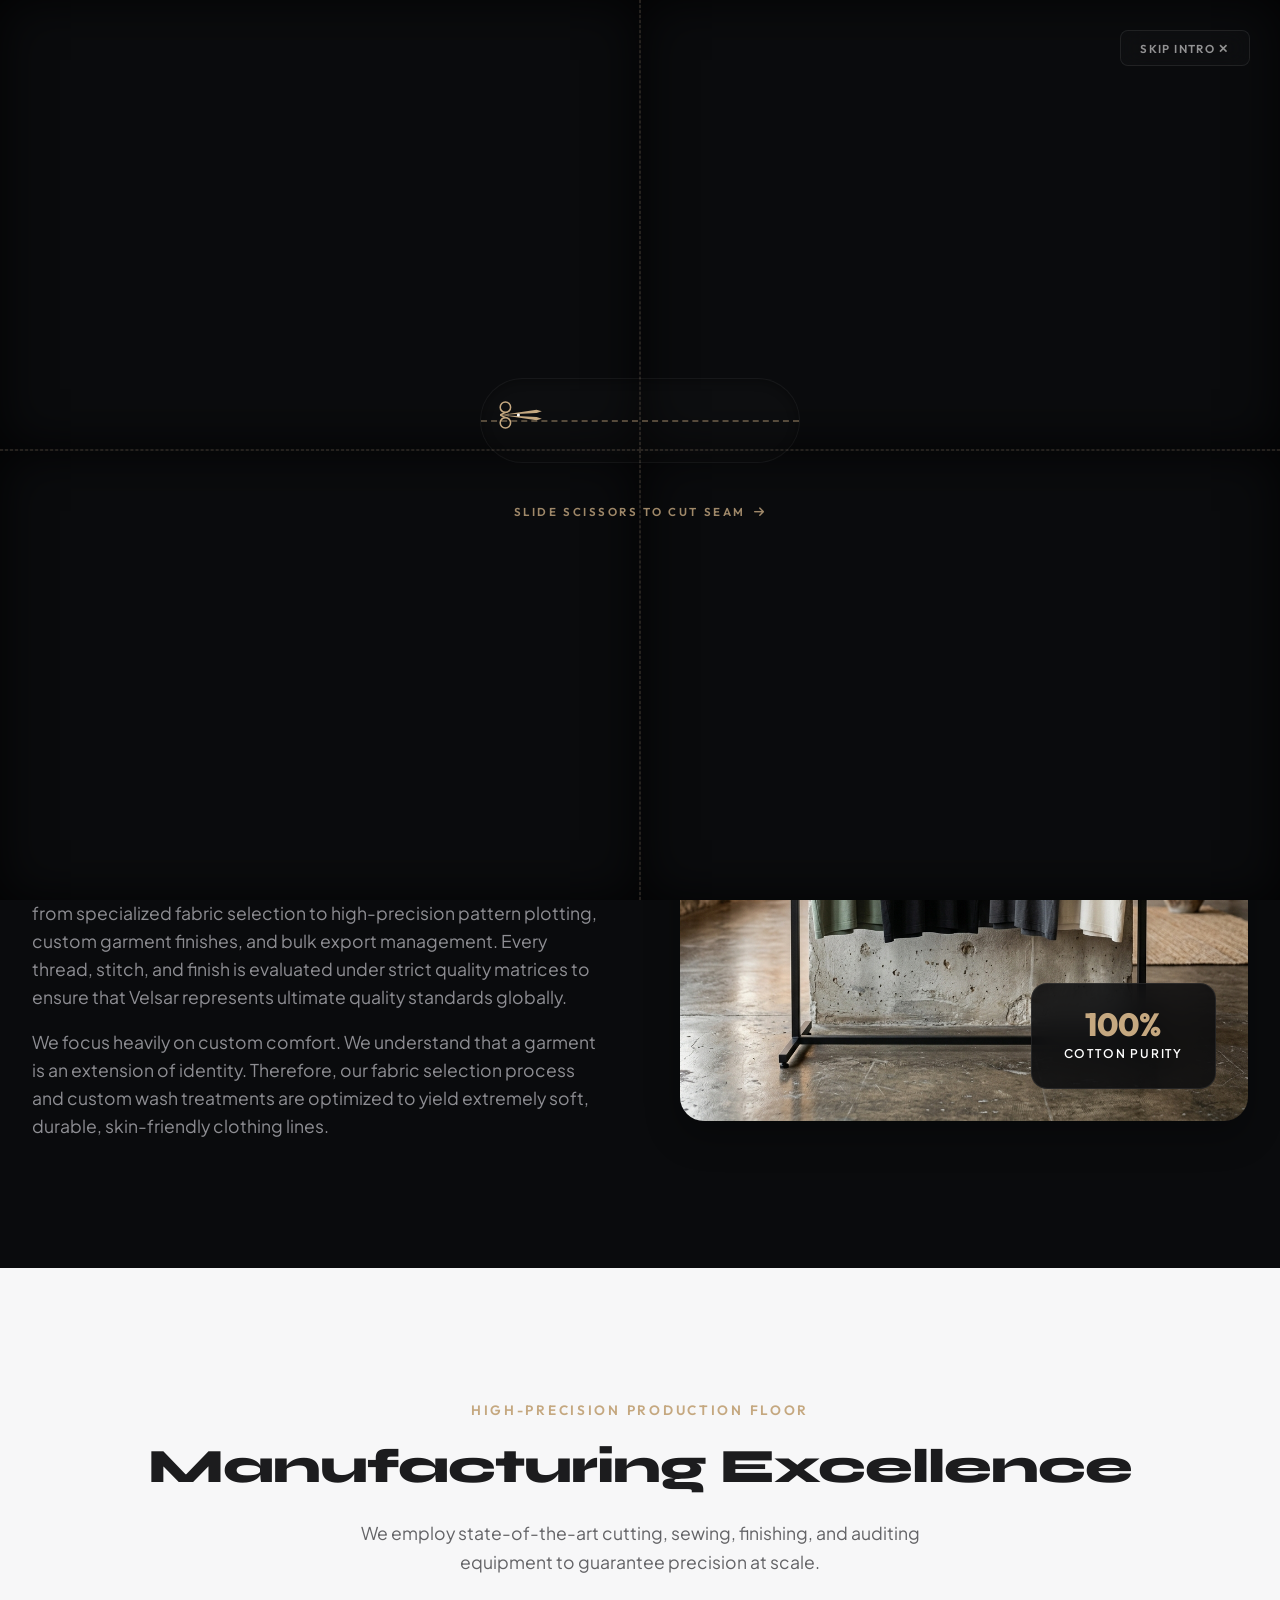
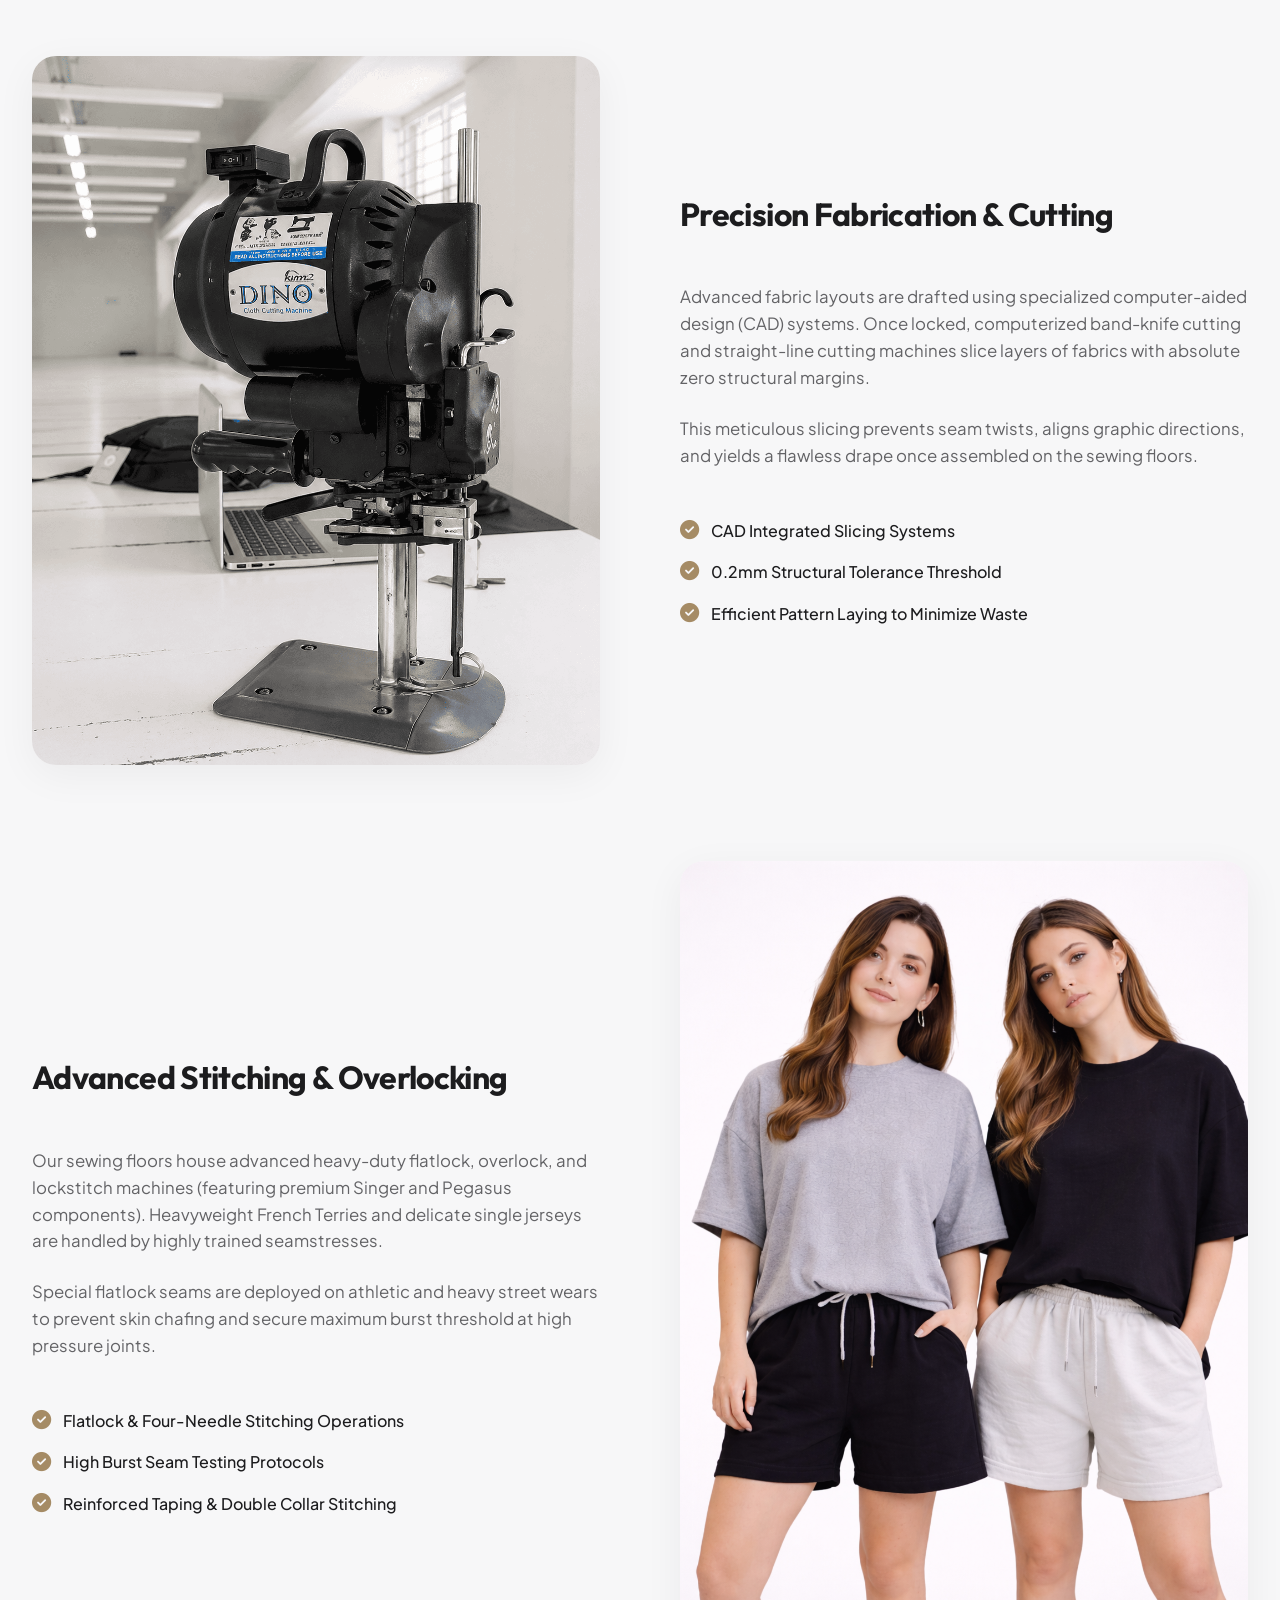
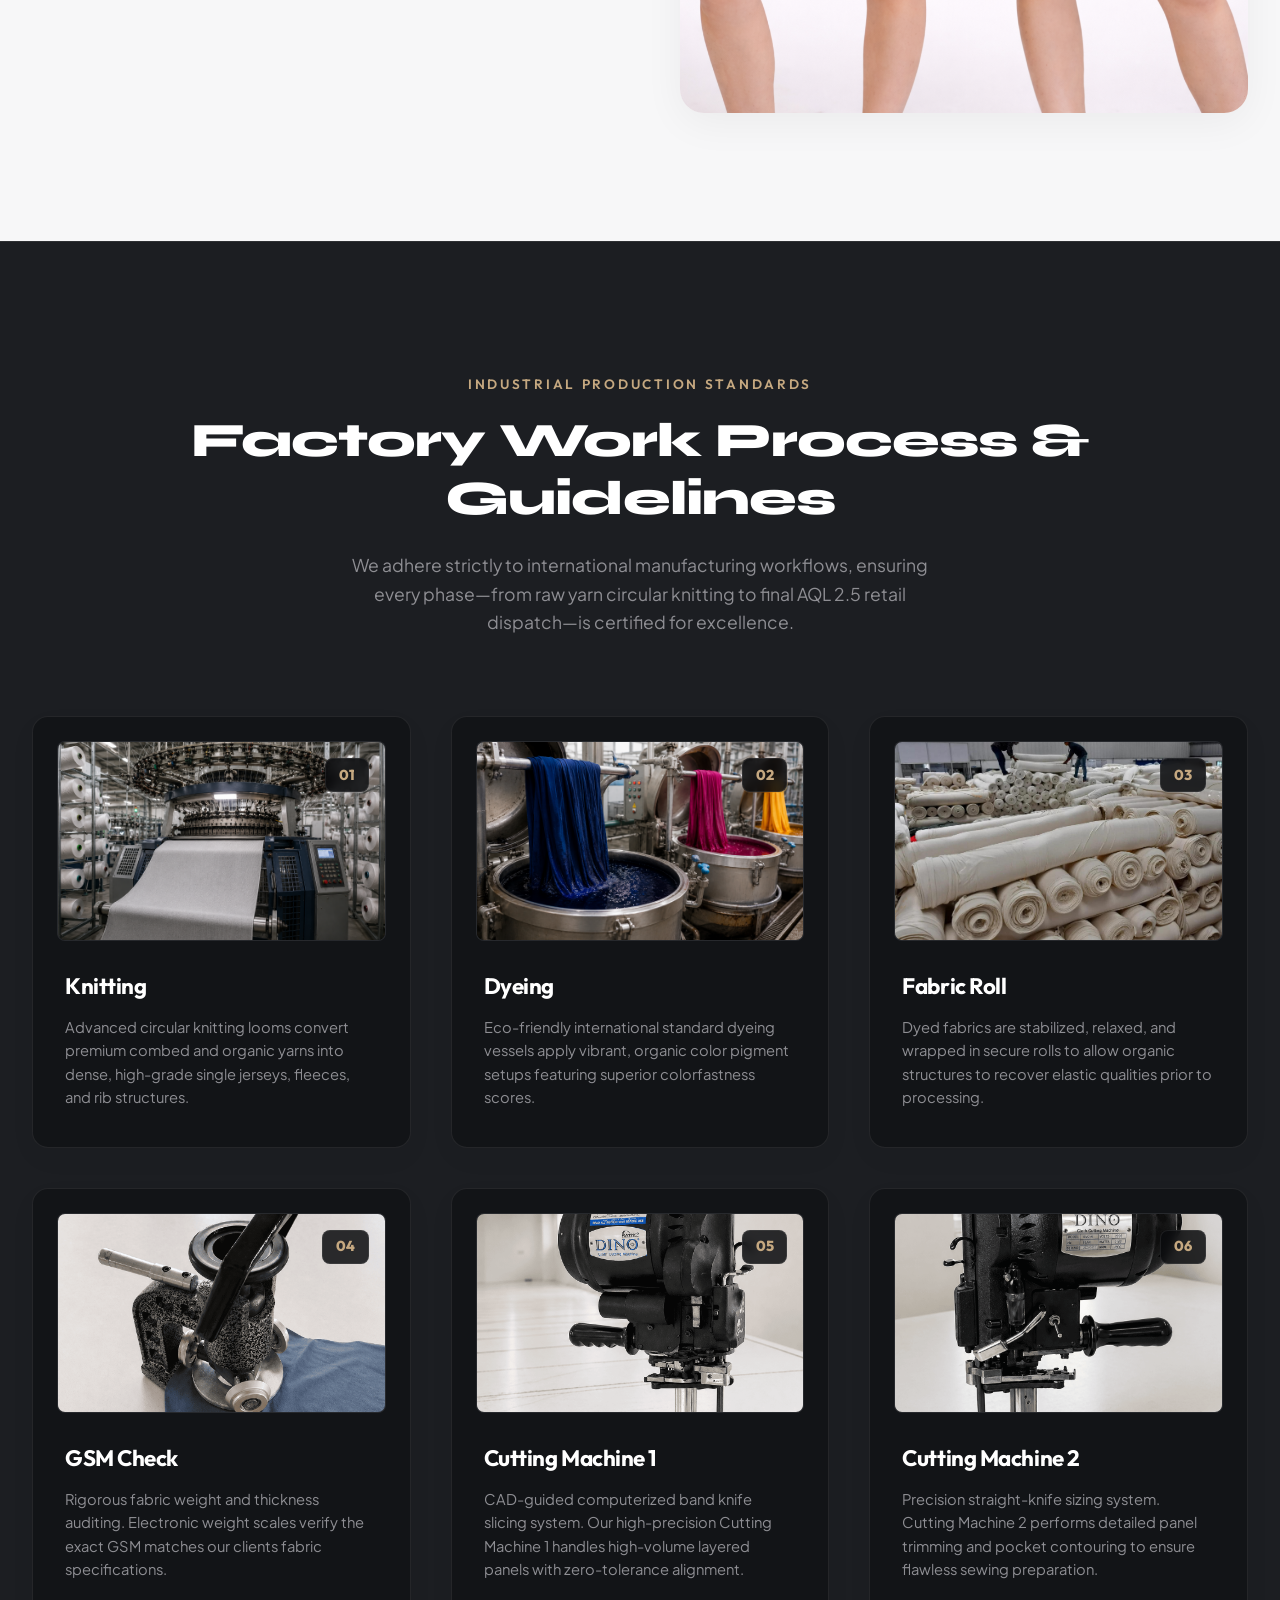
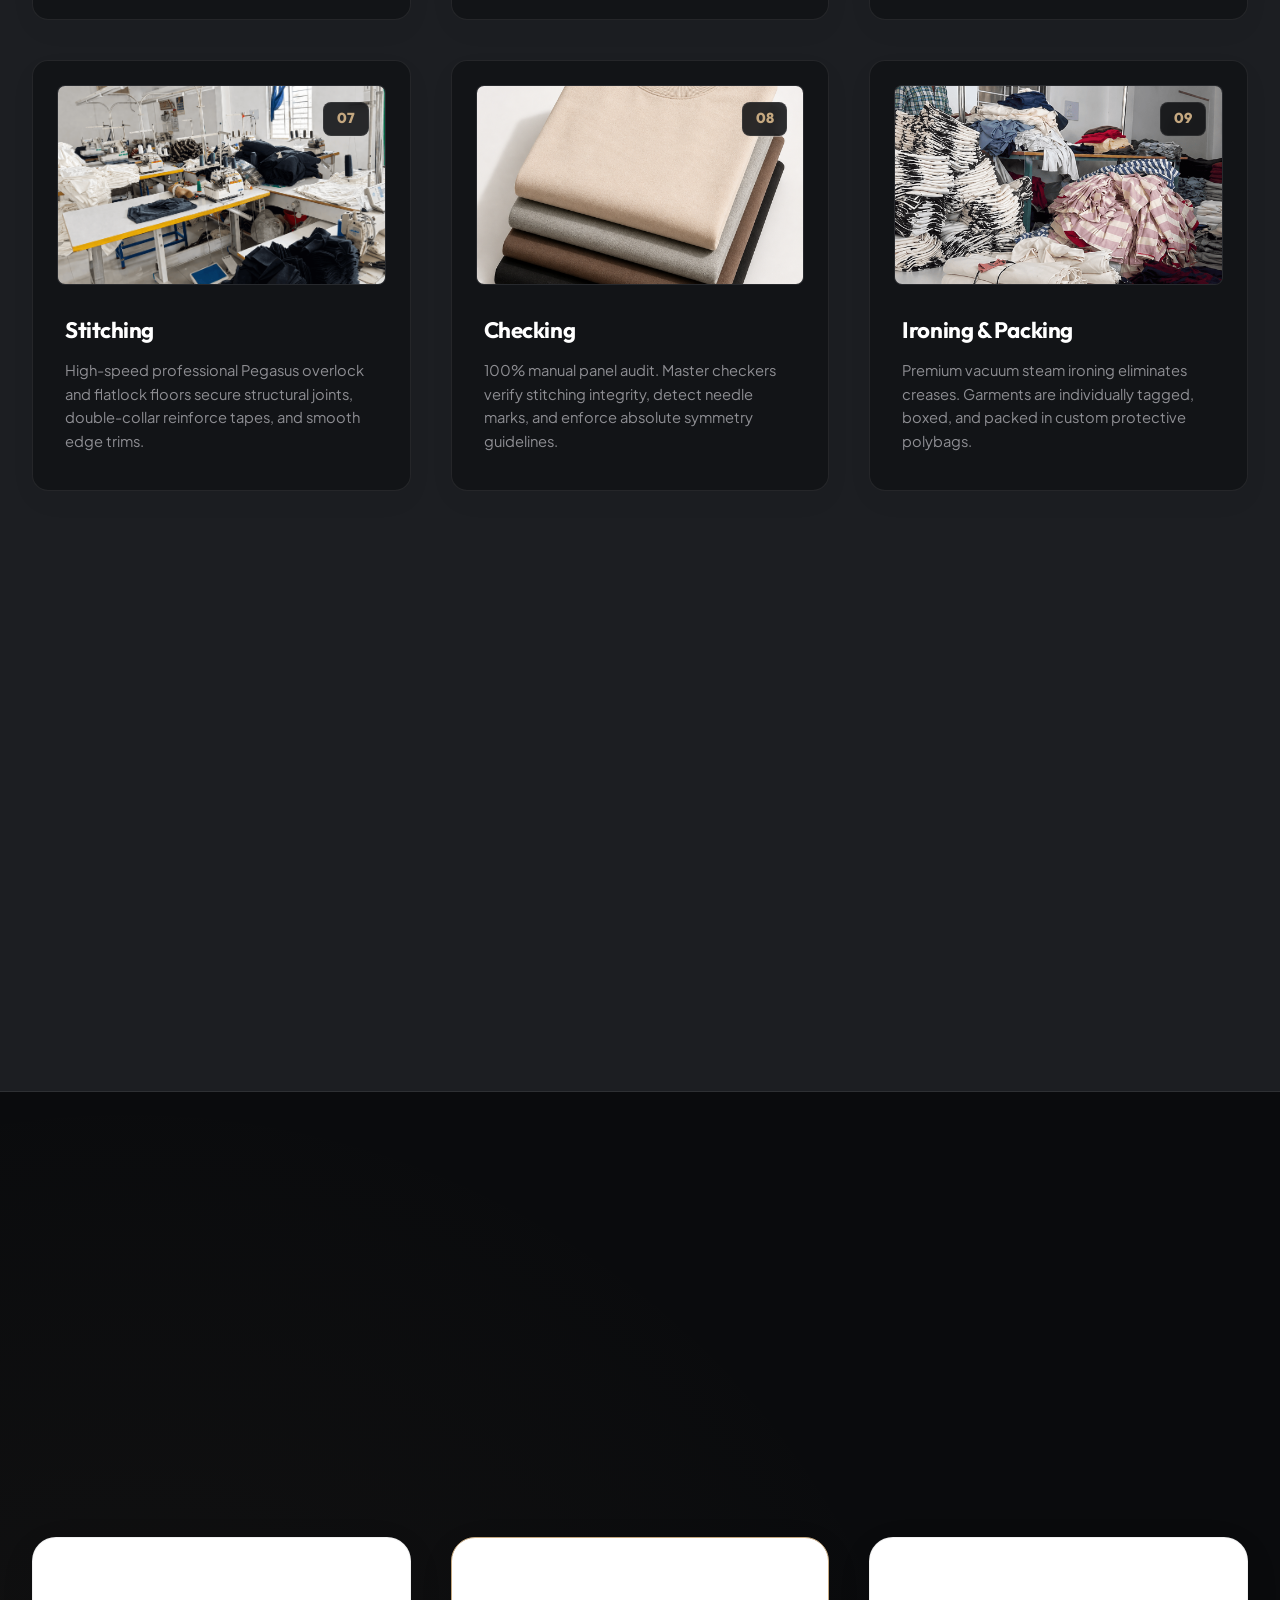
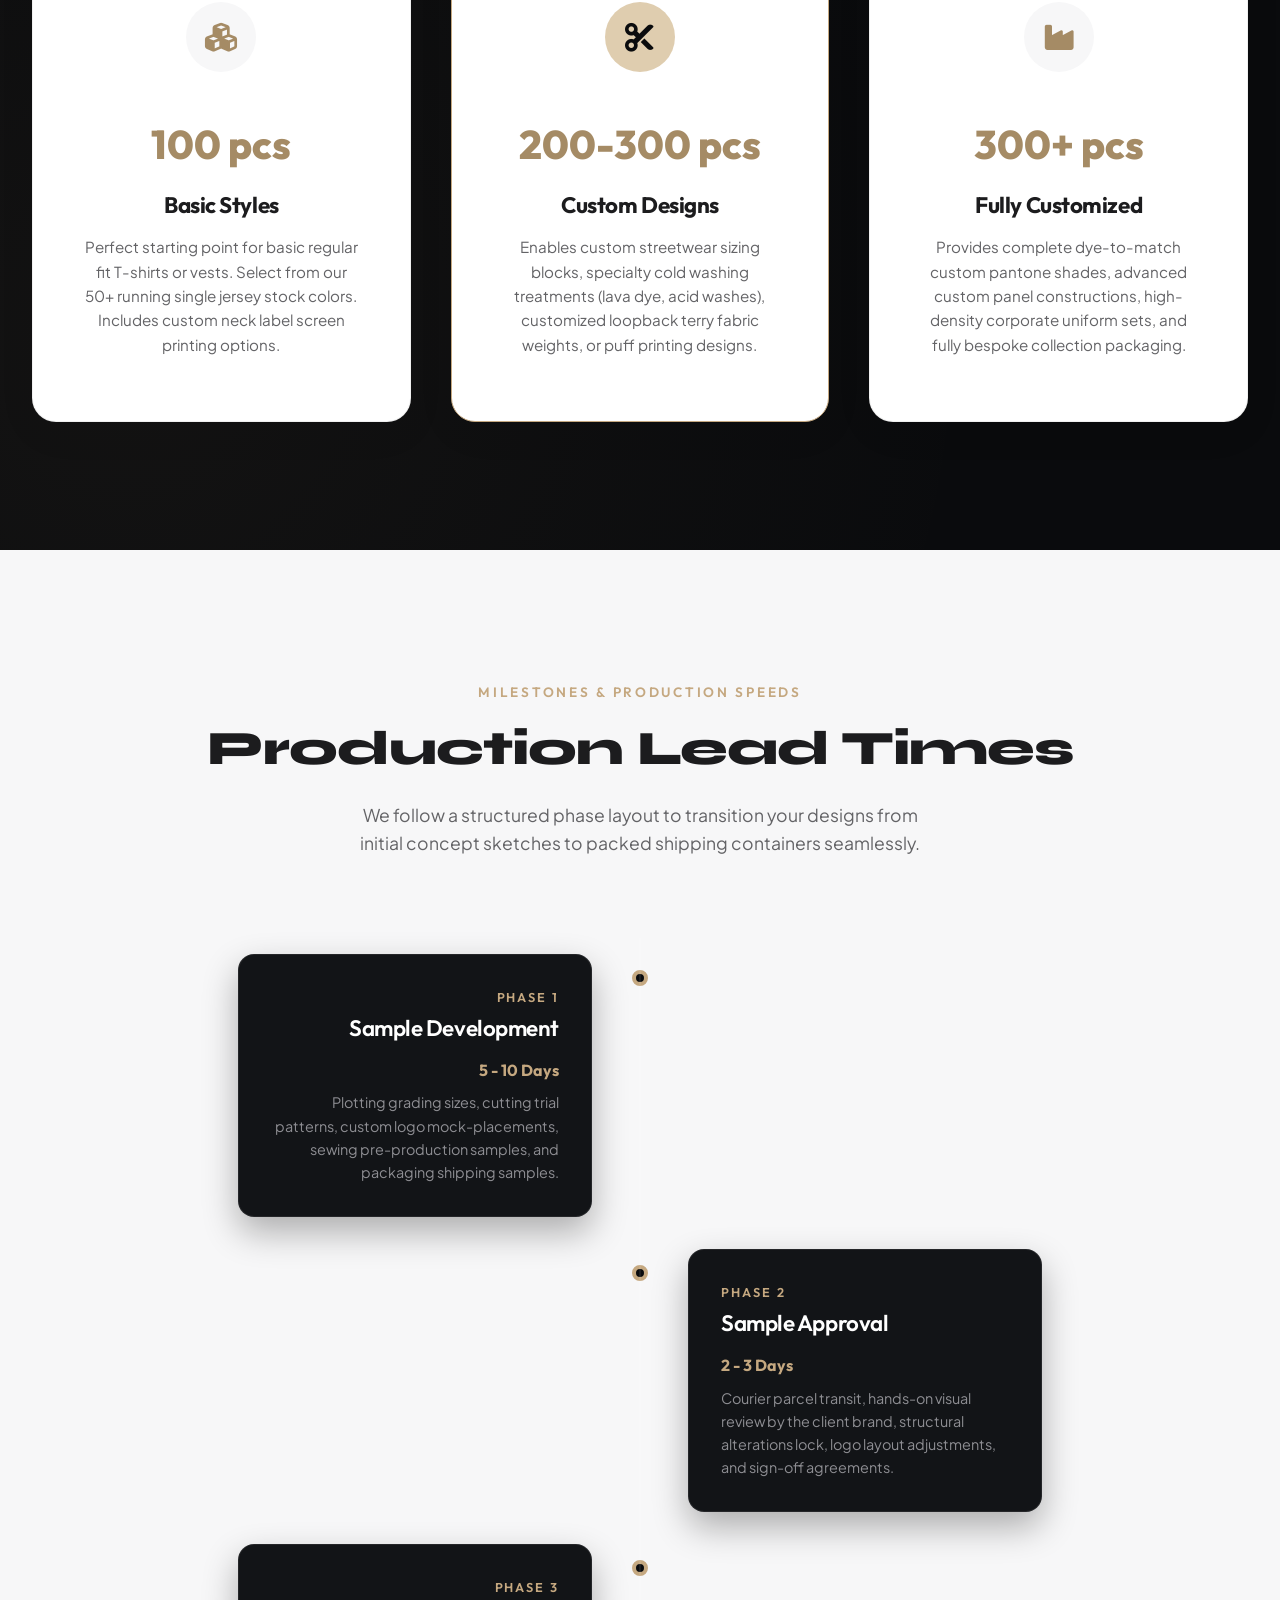
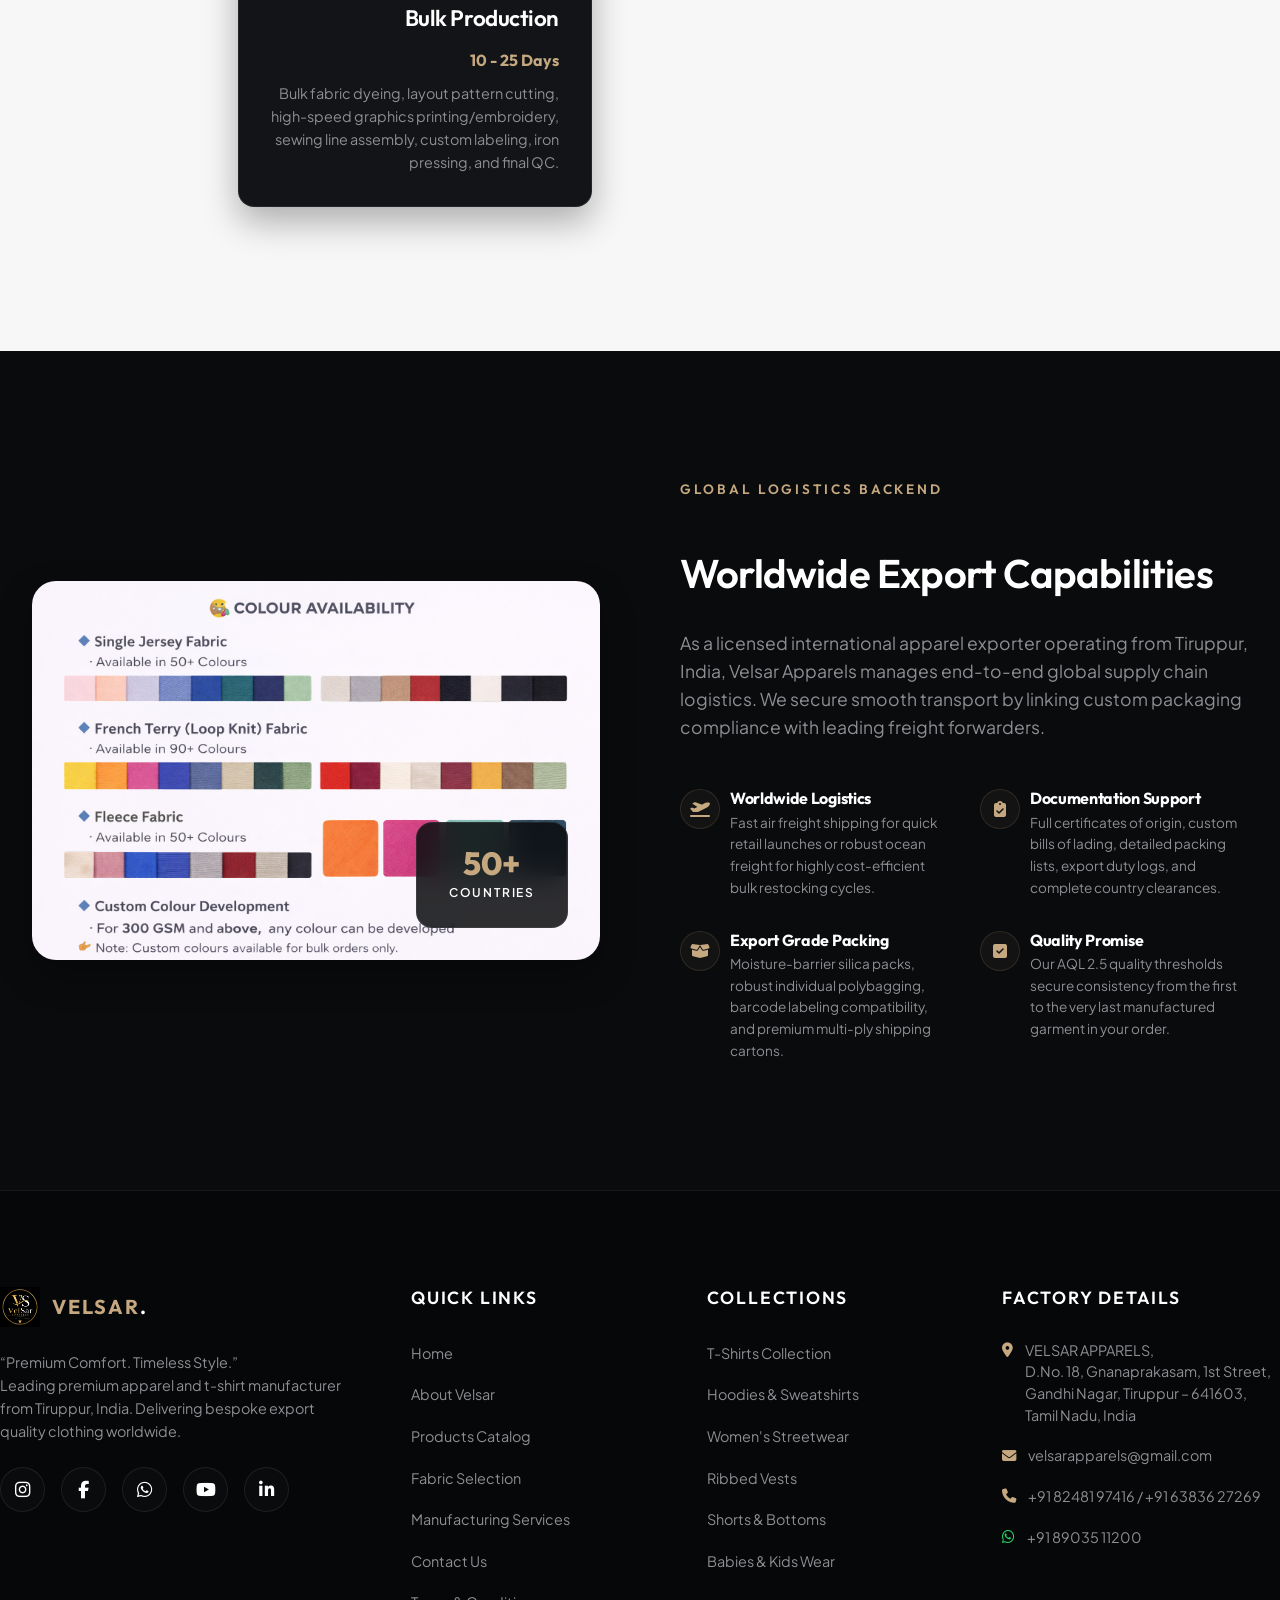
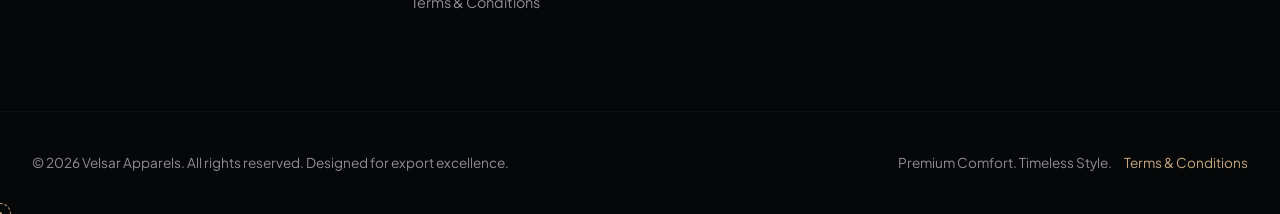
<file: about.html>
<!DOCTYPE html>
<html lang="en">
<head>
  <meta charset="UTF-8">
  <meta name="viewport" content="width=device-width, initial-scale=1.0">
  <title>About Us | Velsar Apparels | Manufacturing Excellence</title>
  <!-- SEO Meta Tags -->
  <meta name="description" content="Discover Velsar Apparels story and manufacturing excellence at Gandhi Nagar, Tiruppur, India. Custom organic t-shirt manufacturing, cutting machine specs, stitching floors, and direct global export timelines.">
  <meta name="keywords" content="Velsar Apparels history, apparel manufacturer Tiruppur, Gandhi Nagar Tiruppur factory, custom clothing production India, knitting dyeing fabric roll, GSM check Tiruppur, cutting stitching checking, clothing exports">
  
  <!-- OpenGraph Social SEO Meta Tags -->
  <meta property="og:title" content="About Us | Velsar Apparels | Manufacturing Excellence">
  <meta property="og:description" content="Explore Velsar Apparels state-of-the-art export manufacturing infrastructure located at D.No. 18, Gnanaprakasam, 1st Street, Gandhi Nagar, Tiruppur, Tamil Nadu.">
  <meta property="og:type" content="website">
  <meta property="og:url" content="https://velsarapparels.com/about.html">
  <meta property="og:image" content="Logo.png">
  <meta property="og:site_name" content="Velsar Apparels">
  <!-- Twitter Card properties -->
  <meta name="twitter:card" content="summary_large_image">
  <meta name="twitter:title" content="About Us | Velsar Apparels | Manufacturing Excellence">
  <meta name="twitter:description" content="Learn about Velsar Apparels 9-stage integrated factory workflow, fabric check processes, and export logistics from Tiruppur, Tamil Nadu.">
  <meta name="twitter:image" content="Logo.png">
  
  <link rel="icon" type="image/png" href="Logo.png">
  <link rel="stylesheet" href="https://cdnjs.cloudflare.com/ajax/libs/font-awesome/6.4.0/css/all.min.css">
  <link rel="stylesheet" href="style.css">
  
  <style>
    /* Custom subpage hero styling */
    .subpage-hero {
      height: 45vh;
      background: radial-gradient(circle at center, rgba(10, 11, 13, 0.6) 0%, rgba(10, 11, 13, 0.95) 100%), url('Shoot/Back Ground 2.png') center/cover no-repeat;
      display: flex;
      align-items: center;
      justify-content: center;
      text-align: center;
      position: relative;
      border-bottom: 1px solid var(--border-glass);
      overflow: hidden;
    }
    .subpage-hero::before {
      content: '';
      position: absolute;
      bottom: 0;
      left: 0;
      width: 100%;
      height: 30%;
      background: linear-gradient(to top, var(--primary-dark) 0%, transparent 100%);
      z-index: 1;
    }
    .subpage-hero-content {
      position: relative;
      z-index: 2;
      padding-top: 5rem;
    }
    .subpage-title {
      font-size: 3.5rem;
      font-weight: 800;
      color: var(--text-white);
      text-transform: uppercase;
      margin-bottom: 0.8rem;
    }
    .subpage-subtitle {
      font-size: 1.1rem;
      color: var(--accent);
      text-transform: uppercase;
      letter-spacing: 0.15em;
      font-weight: 600;
    }
  </style>
</head>
<body>

  <!-- 1. PRELOADER -->
  <div id="preloader">
    <div class="preloader-panel p-top-left"></div>
    <div class="preloader-panel p-top-right"></div>
    <div class="preloader-panel p-bottom-left"></div>
    <div class="preloader-panel p-bottom-right"></div>
    <div class="preloader-content">
      <div class="scissor-loader-container">
        <div class="stitch-line"></div>
        <div class="scissor-wrapper">
          <svg class="loader-scissor-svg" viewBox="0 0 100 100" width="80" height="80">
            <g class="scissor-group">
              <!-- Top Blade with loop -->
              <g class="blade-top">
                <path d="M 10 50 L 80 40 L 90 43 L 80 46 Z" fill="var(--accent)" />
                <circle cx="20" cy="65" r="10" stroke="var(--accent)" stroke-width="3" fill="none" />
                <path d="M 20 55 L 10 50" stroke="var(--accent)" stroke-width="3" />
              </g>
              <!-- Bottom Blade with loop -->
              <g class="blade-bottom">
                <path d="M 10 50 L 80 60 L 90 57 L 80 54 Z" fill="var(--accent)" />
                <circle cx="20" cy="35" r="10" stroke="var(--accent)" stroke-width="3" fill="none" />
                <path d="M 20 45 L 10 50" stroke="var(--accent)" stroke-width="3" />
              </g>
              <!-- Joint screw -->
              <circle cx="45" cy="50" r="3" fill="#fff" />
            </g>
          </svg>
        </div>
      </div>
      <div class="loader-text">Velsar Apparels</div>
    </div>
  </div>

  <!-- 2. NAVBAR -->
  <header class="header">
    <div class="container navbar">
      <a href="index.html" class="logo-container" id="nav-logo-link">
        <img class="logo-img" src="Logo.png" alt="Velsar Apparels Logo">
        <span class="logo-text">VELSAR<span>.</span></span>
      </a>
      
      <nav class="nav-menu" id="navigation-drawer">
        <a href="index.html" class="nav-link">Home</a>
        <a href="about.html" class="nav-link">About</a>
        <a href="products.html" class="nav-link">Products</a>
        <a href="fabric.html" class="nav-link">Fabric</a>
        <a href="services.html" class="nav-link">Services</a>
        <a href="contact.html" class="nav-link">Contact</a>
        <div class="nav-cta">
          <a href="contact.html" class="btn btn-primary">Get Estimate</a>
        </div>
      </nav>
      
      <button class="hamburger" aria-label="Toggle Navigation menu" id="hamburger-menu-btn">
        <span></span>
        <span></span>
        <span></span>
      </button>
    </div>
  </header>

  <!-- 3. ABOUT PAGE HERO -->
  <section class="subpage-hero" id="about-hero">
    <div class="subpage-hero-content reveal">
      <span class="subpage-subtitle">The Velsar Legacy</span>
      <h1 class="subpage-title">Our Story & Infrastructure</h1>
    </div>
  </section>

  <!-- 4. BRAND STORY SECTION -->
  <section class="section-padding" id="brand-story-section">
    <div class="container">
      <div class="intro-grid">
        
        <!-- Left content side -->
        <div class="intro-content reveal" id="story-content-box">
          <span class="section-subtitle">Pioneering Fashion Supply Chains</span>
          <h2 class="intro-title" style="font-size: 2.8rem;">“Premium Comfort. Timeless Style.”</h2>
          <p class="intro-desc">
            Velsar Apparels was founded in Tiruppur, the textile and knitwear capital of India, with a singular mission: to supply premium quality clothing lines that bridge global fashion trends with exceptional technical manufacturing values.
          </p>
          <p class="intro-desc" style="margin-top: -1rem;">
            Over years of dedicated refinement, we have scaled our services from specialized fabric selection to high-precision pattern plotting, custom garment finishes, and bulk export management. Every thread, stitch, and finish is evaluated under strict quality matrices to ensure that Velsar represents ultimate quality standards globally.
          </p>
          <p class="intro-desc" style="margin-top: -1rem;">
            We focus heavily on custom comfort. We understand that a garment is an extension of identity. Therefore, our fabric selection process and custom wash treatments are optimized to yield extremely soft, durable, skin-friendly clothing lines.
          </p>
        </div>
        
        <!-- Right image side -->
        <div class="intro-image-wrapper reveal reveal-delay-2" id="story-image-box">
          <img class="intro-img" src="Shoot/Model 1.png" alt="Garment Pattern Designing">
          <div class="intro-badge">
            <div class="intro-badge-num">100%</div>
            <div class="intro-badge-lbl">Cotton Purity</div>
          </div>
        </div>
        
      </div>
    </div>
  </section>

  <!-- 5. MANUFACTURING EXCELLENCE SHOWCASE -->
  <section class="section-padding bg-light-section" id="manufacturing-excellence-section">
    <div class="container">
      
      <div class="section-title-wrapper reveal">
        <span class="section-subtitle">High-Precision Production Floor</span>
        <h2 class="section-title" style="color: var(--text-dark);">Manufacturing Excellence</h2>
        <p class="section-desc" style="color: var(--text-dark-muted);">We employ state-of-the-art cutting, sewing, finishing, and auditing equipment to guarantee precision at scale.</p>
      </div>

      <div class="intro-grid" style="align-items: center; margin-bottom: 6rem;">
        <!-- Left Image showing industrial pattern cutting machine -->
        <div class="intro-image-wrapper reveal" style="border-radius: var(--border-radius-lg); overflow: hidden; box-shadow: var(--shadow-light);">
          <img class="intro-img" src="Work/Cutting Machine.png" alt="Precision Computerized Cutting Machine Velsar">
        </div>
        
        <!-- Right side details -->
        <div class="intro-content reveal reveal-delay-2" style="color: var(--text-dark);">
          <h3 style="font-size: 2rem; margin-bottom: 1.2rem; font-family: var(--font-headings); font-weight: 700;">Precision Fabrication & Cutting</h3>
          <p style="color: var(--text-dark-muted); font-size: 1.05rem;">
            Advanced fabric layouts are drafted using specialized computer-aided design (CAD) systems. Once locked, computerized band-knife cutting and straight-line cutting machines slice layers of fabrics with absolute zero structural margins.
          </p>
          <p style="color: var(--text-dark-muted); font-size: 1.05rem; margin-top: -0.5rem;">
            This meticulous slicing prevents seam twists, aligns graphic directions, and yields a flawless drape once assembled on the sewing floors.
          </p>
          
          <div class="intro-bullet-list" style="margin-top: 1rem;">
            <div class="intro-bullet-item" style="color: var(--text-dark);"><i class="fas fa-circle-check" style="color: var(--accent-dark);"></i> CAD Integrated Slicing Systems</div>
            <div class="intro-bullet-item" style="color: var(--text-dark);"><i class="fas fa-circle-check" style="color: var(--accent-dark);"></i> 0.2mm Structural Tolerance Threshold</div>
            <div class="intro-bullet-item" style="color: var(--text-dark);"><i class="fas fa-circle-check" style="color: var(--accent-dark);"></i> Efficient Pattern Laying to Minimize Waste</div>
          </div>
        </div>
      </div>

      <div class="intro-grid" style="align-items: center;">
        <!-- Left content explaining stitching floor -->
        <div class="intro-content reveal" style="color: var(--text-dark);">
          <h3 style="font-size: 2rem; margin-bottom: 1.2rem; font-family: var(--font-headings); font-weight: 700;">Advanced Stitching & Overlocking</h3>
          <p style="color: var(--text-dark-muted); font-size: 1.05rem;">
            Our sewing floors house advanced heavy-duty flatlock, overlock, and lockstitch machines (featuring premium Singer and Pegasus components). Heavyweight French Terries and delicate single jerseys are handled by highly trained seamstresses.
          </p>
          <p style="color: var(--text-dark-muted); font-size: 1.05rem; margin-top: -0.5rem;">
            Special flatlock seams are deployed on athletic and heavy street wears to prevent skin chafing and secure maximum burst threshold at high pressure joints.
          </p>
          
          <div class="intro-bullet-list" style="margin-top: 1rem;">
            <div class="intro-bullet-item" style="color: var(--text-dark);"><i class="fas fa-circle-check" style="color: var(--accent-dark);"></i> Flatlock & Four-Needle Stitching Operations</div>
            <div class="intro-bullet-item" style="color: var(--text-dark);"><i class="fas fa-circle-check" style="color: var(--accent-dark);"></i> High Burst Seam Testing Protocols</div>
            <div class="intro-bullet-item" style="color: var(--text-dark);"><i class="fas fa-circle-check" style="color: var(--accent-dark);"></i> Reinforced Taping & Double Collar Stitching</div>
          </div>
        </div>
        
        <!-- Right side Image showing stitching floor machines -->
        <div class="intro-image-wrapper reveal reveal-delay-2" style="border-radius: var(--border-radius-lg); overflow: hidden; box-shadow: var(--shadow-light);">
          <img class="intro-img" src="Shoot/Shoot.png" alt="Advanced Overlock Sewing Unit Velsar">
        </div>
      </div>
      
    </div>
  </section>

  <!-- 5.5. INTEGRATED FACTORY WORKFLOW TIMELINE -->
  <section class="section-padding" id="factory-workflow-section" style="background: var(--tertiary-dark); border-top: 1px solid var(--border-glass); border-bottom: 1px solid var(--border-glass);">
    <div class="container">
      
      <div class="section-title-wrapper reveal">
        <span class="section-subtitle">Industrial Production Standards</span>
        <h2 class="section-title">Factory Work Process & Guidelines</h2>
        <p class="section-desc">We adhere strictly to international manufacturing workflows, ensuring every phase—from raw yarn circular knitting to final AQL 2.5 retail dispatch—is certified for excellence.</p>
      </div>

      <div class="workflow-stepper-grid">
        <!-- Stage 1 -->
        <div class="workflow-step-card reveal reveal-delay-1">
          <div class="workflow-step-img-wrapper">
            <img src="Fabrics/Knitting.png" alt="Knitting Floor circular looms" class="workflow-step-img">
            <div class="workflow-step-badge">01</div>
          </div>
          <div class="workflow-step-content">
            <h3 class="workflow-step-title">Knitting</h3>
            <p class="workflow-step-desc">Advanced circular knitting looms convert premium combed and organic yarns into dense, high-grade single jerseys, fleeces, and rib structures.</p>
          </div>
        </div>

        <!-- Stage 2 -->
        <div class="workflow-step-card reveal reveal-delay-2">
          <div class="workflow-step-img-wrapper">
            <img src="Shoot/Dyeing.png" alt="Dyeing and colored roll setup" class="workflow-step-img">
            <div class="workflow-step-badge">02</div>
          </div>
          <div class="workflow-step-content">
            <h3 class="workflow-step-title">Dyeing</h3>
            <p class="workflow-step-desc">Eco-friendly international standard dyeing vessels apply vibrant, organic color pigment setups featuring superior colorfastness scores.</p>
          </div>
        </div>

        <!-- Stage 3 -->
        <div class="workflow-step-card reveal reveal-delay-3">
          <div class="workflow-step-img-wrapper">
            <img src="Work/Fabric Roll.jpg" alt="Finished fabric roll inspection" class="workflow-step-img">
            <div class="workflow-step-badge">03</div>
          </div>
          <div class="workflow-step-content">
            <h3 class="workflow-step-title">Fabric Roll</h3>
            <p class="workflow-step-desc">Dyed fabrics are stabilized, relaxed, and wrapped in secure rolls to allow organic structures to recover elastic qualities prior to processing.</p>
          </div>
        </div>

        <!-- Stage 4 -->
        <div class="workflow-step-card reveal reveal-delay-1">
          <div class="workflow-step-img-wrapper">
            <img src="Work/GSM Cutter.png" alt="GSM weight density test" class="workflow-step-img">
            <div class="workflow-step-badge">04</div>
          </div>
          <div class="workflow-step-content">
            <h3 class="workflow-step-title">GSM Check</h3>
            <p class="workflow-step-desc">Rigorous fabric weight and thickness auditing. Electronic weight scales verify the exact GSM matches our clients fabric specifications.</p>
          </div>
        </div>

        <!-- Stage 5 -->
        <div class="workflow-step-card reveal reveal-delay-2">
          <div class="workflow-step-img-wrapper">
            <img src="Work/Cutting Machine 1.png" alt="Cutting Machine 1" class="workflow-step-img">
            <div class="workflow-step-badge">05</div>
          </div>
          <div class="workflow-step-content">
            <h3 class="workflow-step-title">Cutting Machine 1</h3>
            <p class="workflow-step-desc">CAD-guided computerized band knife slicing system. Our high-precision Cutting Machine 1 handles high-volume layered panels with zero-tolerance alignment.</p>
          </div>
        </div>

        <!-- Stage 6 -->
        <div class="workflow-step-card reveal reveal-delay-3">
          <div class="workflow-step-img-wrapper">
            <img src="Work/Cutting Machine 2.png" alt="Cutting Machine 2" class="workflow-step-img">
            <div class="workflow-step-badge">06</div>
          </div>
          <div class="workflow-step-content">
            <h3 class="workflow-step-title">Cutting Machine 2</h3>
            <p class="workflow-step-desc">Precision straight-knife sizing system. Cutting Machine 2 performs detailed panel trimming and pocket contouring to ensure flawless sewing preparation.</p>
          </div>
        </div>

        <!-- Stage 7 -->
        <div class="workflow-step-card reveal reveal-delay-1">
          <div class="workflow-step-img-wrapper">
            <img src="Work/Stitching.png" alt="Garment Stitching Unit floor" class="workflow-step-img">
            <div class="workflow-step-badge">07</div>
          </div>
          <div class="workflow-step-content">
            <h3 class="workflow-step-title">Stitching</h3>
            <p class="workflow-step-desc">High-speed professional Pegasus overlock and flatlock floors secure structural joints, double-collar reinforce tapes, and smooth edge trims.</p>
          </div>
        </div>

        <!-- Stage 8 -->
        <div class="workflow-step-card reveal reveal-delay-2">
          <div class="workflow-step-img-wrapper">
            <img src="Shoot/Finishing Pcs.png" alt="Stitching and Quality check table" class="workflow-step-img">
            <div class="workflow-step-badge">08</div>
          </div>
          <div class="workflow-step-content">
            <h3 class="workflow-step-title">Checking</h3>
            <p class="workflow-step-desc">100% manual panel audit. Master checkers verify stitching integrity, detect needle marks, and enforce absolute symmetry guidelines.</p>
          </div>
        </div>

        <!-- Stage 9 -->
        <div class="workflow-step-card reveal reveal-delay-3">
          <div class="workflow-step-img-wrapper">
            <img src="Work/Pcs.png" alt="Ironing and Packing floor" class="workflow-step-img">
            <div class="workflow-step-badge">09</div>
          </div>
          <div class="workflow-step-content">
            <h3 class="workflow-step-title">Ironing & Packing</h3>
            <p class="workflow-step-desc">Premium vacuum steam ironing eliminates creases. Garments are individually tagged, boxed, and packed in custom protective polybags.</p>
          </div>
        </div>

        <!-- Stage 10 -->
        <div class="workflow-step-card reveal reveal-delay-1" style="border-color: var(--accent); box-shadow: var(--shadow-glow);">
          <div class="workflow-step-img-wrapper">
            <img src="Work/CD Cutting Machine.png" alt="CD Cutting Machine finished check" class="workflow-step-img">
            <div class="workflow-step-badge" style="background: var(--accent); color: var(--primary-dark);">10</div>
          </div>
          <div class="workflow-step-content">
            <h3 class="workflow-step-title" style="color: var(--accent);">Finishing Goods</h3>
            <p class="workflow-step-desc">Final export quality audit (AQL 2.5) check. The clean packed batches are logged into dispatch inventory for direct global retail distribution.</p>
          </div>
        </div>
      </div>

    </div>
  </section>

  <!-- 6. MOQ DETAILS SECTION -->
  <section class="section-padding" id="moq-section" style="background: radial-gradient(circle at 10% 80%, rgba(197, 168, 128, 0.05) 0%, transparent 60%);">
    <div class="container">
      
      <div class="section-title-wrapper reveal">
        <span class="section-subtitle">Scalable Manufacturing Scales</span>
        <h2 class="section-title">Minimum Order Quantities (MOQ)</h2>
        <p class="section-desc">We offer flexible startup scales while maintaining massive industrial volume efficiency for international retailers.</p>
      </div>

      <div class="moq-grid">
        
        <!-- Card 1 -->
        <div class="moq-card reveal reveal-delay-1">
          <div class="moq-icon-box"><i class="fas fa-cubes"></i></div>
          <div class="moq-pcs">100 pcs</div>
          <h3 class="moq-title">Basic Styles</h3>
          <p class="moq-desc">
            Perfect starting point for basic regular fit T-shirts or vests. Select from our 50+ running single jersey stock colors. Includes custom neck label screen printing options.
          </p>
        </div>
        
        <!-- Card 2 -->
        <div class="moq-card reveal reveal-delay-2" style="border-color: var(--accent); box-shadow: var(--shadow-light);">
          <div class="moq-icon-box" style="background: var(--accent-light); color: var(--primary-dark);"><i class="fas fa-scissors"></i></div>
          <div class="moq-pcs" style="color: var(--accent-dark);">200-300 pcs</div>
          <h3 class="moq-title">Custom Designs</h3>
          <p class="moq-desc">
            Enables custom streetwear sizing blocks, specialty cold washing treatments (lava dye, acid washes), customized loopback terry fabric weights, or puff printing designs.
          </p>
        </div>
        
        <!-- Card 3 -->
        <div class="moq-card reveal reveal-delay-3">
          <div class="moq-icon-box"><i class="fas fa-industry"></i></div>
          <div class="moq-pcs">300+ pcs</div>
          <h3 class="moq-title">Fully Customized</h3>
          <p class="moq-desc">
            Provides complete dye-to-match custom pantone shades, advanced custom panel constructions, high-density corporate uniform sets, and fully bespoke collection packaging.
          </p>
        </div>
        
      </div>
      
    </div>
  </section>

  <!-- 7. LEAD TIME SECTION -->
  <section class="section-padding bg-light-section" id="leadtime-section">
    <div class="container">
      
      <div class="section-title-wrapper reveal">
        <span class="section-subtitle">Milestones & Production Speeds</span>
        <h2 class="section-title" style="color: var(--text-dark);">Production Lead Times</h2>
        <p class="section-desc" style="color: var(--text-dark-muted);">We follow a structured phase layout to transition your designs from initial concept sketches to packed shipping containers seamlessly.</p>
      </div>

      <div class="timeline">
        
        <!-- Phase 1 -->
        <div class="timeline-item timeline-left reveal reveal-delay-1">
          <div class="timeline-content">
            <div class="timeline-step">Phase 1</div>
            <h3 class="timeline-title">Sample Development</h3>
            <span class="text-accent" style="font-weight: 700; font-family: var(--font-headings); display: block; margin-bottom: 0.5rem;">5 - 10 Days</span>
            <p class="timeline-desc">
              Plotting grading sizes, cutting trial patterns, custom logo mock-placements, sewing pre-production samples, and packaging shipping samples.
            </p>
          </div>
        </div>
        
        <!-- Phase 2 -->
        <div class="timeline-item timeline-right reveal reveal-delay-2">
          <div class="timeline-content">
            <div class="timeline-step">Phase 2</div>
            <h3 class="timeline-title">Sample Approval</h3>
            <span class="text-accent" style="font-weight: 700; font-family: var(--font-headings); display: block; margin-bottom: 0.5rem;">2 - 3 Days</span>
            <p class="timeline-desc">
              Courier parcel transit, hands-on visual review by the client brand, structural alterations lock, logo layout adjustments, and sign-off agreements.
            </p>
          </div>
        </div>
        
        <!-- Phase 3 -->
        <div class="timeline-item timeline-left reveal reveal-delay-3">
          <div class="timeline-content">
            <div class="timeline-step">Phase 3</div>
            <h3 class="timeline-title">Bulk Production</h3>
            <span class="text-accent" style="font-weight: 700; font-family: var(--font-headings); display: block; margin-bottom: 0.5rem;">10 - 25 Days</span>
            <p class="timeline-desc">
              Bulk fabric dyeing, layout pattern cutting, high-speed graphics printing/embroidery, sewing line assembly, custom labeling, iron pressing, and final QC.
            </p>
          </div>
        </div>
        
      </div>
      
    </div>
  </section>

  <!-- 8. EXPORT CAPABILITY SECTION -->
  <section class="section-padding" id="export-section">
    <div class="container">
      <div class="intro-grid">
        
        <!-- Left Side Image -->
        <div class="intro-image-wrapper reveal" style="box-shadow: var(--shadow-card);">
          <img class="intro-img" src="Shoot/Colour.png" alt="Velsar Garment Finishing & Packaging Unit">
          <div class="intro-badge">
            <div class="intro-badge-num">50+</div>
            <div class="intro-badge-lbl">Countries</div>
          </div>
        </div>
        
        <!-- Right Side Text Content -->
        <div class="intro-content reveal reveal-delay-2">
          <span class="section-subtitle">Global Logistics Backend</span>
          <h2 class="intro-title">Worldwide Export Capabilities</h2>
          <p class="intro-desc">
            As a licensed international apparel exporter operating from Tiruppur, India, Velsar Apparels manages end-to-end global supply chain logistics. We secure smooth transport by linking custom packaging compliance with leading freight forwarders.
          </p>
          
          <div style="display: grid; grid-template-columns: 1fr 1fr; gap: 2rem; margin-top: 1rem;">
            
            <div style="display: flex; gap: 10px; align-items: flex-start;">
              <div class="contact-detail-icon" style="width: 40px; height: 40px; font-size: 1rem;"><i class="fas fa-plane-departure"></i></div>
              <div>
                <h4 style="color: var(--text-white); font-family: var(--font-headings); font-weight: 700; margin-bottom: 0.2rem;">Worldwide Logistics</h4>
                <p style="color: var(--text-muted); font-size: 0.85rem;">Fast air freight shipping for quick retail launches or robust ocean freight for highly cost-efficient bulk restocking cycles.</p>
              </div>
            </div>
            
            <div style="display: flex; gap: 10px; align-items: flex-start;">
              <div class="contact-detail-icon" style="width: 40px; height: 40px; font-size: 1rem;"><i class="fas fa-clipboard-check"></i></div>
              <div>
                <h4 style="color: var(--text-white); font-family: var(--font-headings); font-weight: 700; margin-bottom: 0.2rem;">Documentation Support</h4>
                <p style="color: var(--text-muted); font-size: 0.85rem;">Full certificates of origin, custom bills of lading, detailed packing lists, export duty logs, and complete country clearances.</p>
              </div>
            </div>
            
            <div style="display: flex; gap: 10px; align-items: flex-start;">
              <div class="contact-detail-icon" style="width: 40px; height: 40px; font-size: 1rem;"><i class="fas fa-box-open"></i></div>
              <div>
                <h4 style="color: var(--text-white); font-family: var(--font-headings); font-weight: 700; margin-bottom: 0.2rem;">Export Grade Packing</h4>
                <p style="color: var(--text-muted); font-size: 0.85rem;">Moisture-barrier silica packs, robust individual polybagging, barcode labeling compatibility, and premium multi-ply shipping cartons.</p>
              </div>
            </div>
            
            <div style="display: flex; gap: 10px; align-items: flex-start;">
              <div class="contact-detail-icon" style="width: 40px; height: 40px; font-size: 1rem;"><i class="fas fa-square-check"></i></div>
              <div>
                <h4 style="color: var(--text-white); font-family: var(--font-headings); font-weight: 700; margin-bottom: 0.2rem;">Quality Promise</h4>
                <p style="color: var(--text-muted); font-size: 0.85rem;">Our AQL 2.5 quality thresholds secure consistency from the first to the very last manufactured garment in your order.</p>
              </div>
            </div>
            
          </div>
        </div>
        
      </div>
    </div>
  </section>

  <!-- 9. SHARED FOOTER -->
  <footer class="footer">
    <div class="container footer-top">
      <div class="footer-grid">
        
        <!-- Col 1: Brand Info -->
        <div class="footer-about">
          <a href="index.html" class="footer-logo-container">
            <img class="footer-logo-img" src="Logo.png" alt="Velsar Footer Logo">
            <span class="footer-logo-text">VELSAR<span>.</span></span>
          </a>
          <p class="footer-desc">
            “Premium Comfort. Timeless Style.”<br>
            Leading premium apparel and t-shirt manufacturer from Tiruppur, India. Delivering bespoke export quality clothing worldwide.
          </p>
          <div class="social-links">
            <a class="social-icon" href="https://instagram.com" target="_blank" aria-label="Instagram profile"><i class="fab fa-instagram"></i></a>
            <a class="social-icon" href="https://facebook.com" target="_blank" aria-label="Facebook page"><i class="fab fa-facebook-f"></i></a>
            <a class="social-icon" href="https://wa.me/918903511200?text=Hello%20Velsar%20Apparels%2C%20I%20would%20like%20to%20inquire%20about%20placing%20a%20bulk%20custom%20order%20for%20our%20clothing%20brand.%20Please%20share%20your%20latest%20fabric%20color%20card%20and%20pricing%20details." target="_blank" aria-label="WhatsApp chat"><i class="fab fa-whatsapp"></i></a>
            <a class="social-icon" href="https://youtube.com" target="_blank" aria-label="YouTube channel"><i class="fab fa-youtube"></i></a>
            <a class="social-icon" href="https://linkedin.com" target="_blank" aria-label="LinkedIn page"><i class="fab fa-linkedin-in"></i></a>
          </div>
        </div>
        
        <!-- Col 2: Navigation Links -->
        <div>
          <h4 class="footer-title">Quick Links</h4>
          <ul class="footer-links">
            <li><a href="index.html" class="footer-link">Home</a></li>
            <li><a href="about.html" class="footer-link">About Velsar</a></li>
            <li><a href="products.html" class="footer-link">Products Catalog</a></li>
            <li><a href="fabric.html" class="footer-link">Fabric Selection</a></li>
            <li><a href="services.html" class="footer-link">Manufacturing Services</a></li>
            <li><a href="contact.html" class="footer-link">Contact Us</a></li>
            <li><a href="terms.html" class="footer-link">Terms & Conditions</a></li>
          </ul>
        </div>
        
        <!-- Col 3: Collections links -->
        <div>
          <h4 class="footer-title">Collections</h4>
          <ul class="footer-links">
            <li><a href="products.html?cat=t-shirts" class="footer-link">T-Shirts Collection</a></li>
            <li><a href="products.html?cat=hoodies" class="footer-link">Hoodies & Sweatshirts</a></li>
            <li><a href="products.html?cat=women" class="footer-link">Women's Streetwear</a></li>
            <li><a href="products.html?cat=vest" class="footer-link">Ribbed Vests</a></li>
            <li><a href="products.html?cat=bottoms" class="footer-link">Shorts & Bottoms</a></li>
            <li><a href="products.html?cat=babies" class="footer-link">Babies & Kids Wear</a></li>
          </ul>
        </div>
        
        <!-- Col 4: Contact details -->
        <div>
          <h4 class="footer-title">Factory Details</h4>
          <div class="footer-contact-item">
            <i class="fas fa-location-dot"></i>
            <span>VELSAR APPARELS,<br>D.No. 18, Gnanaprakasam, 1st Street,<br>Gandhi Nagar, Tiruppur – 641603,<br>Tamil Nadu, India</span>
          </div>
          <div class="footer-contact-item">
            <i class="fas fa-envelope"></i>
            <a href="mailto:velsarapparels@gmail.com" style="color: inherit; word-break: break-all;">velsarapparels@gmail.com</a>
          </div>
          <div class="footer-contact-item">
            <i class="fas fa-phone"></i>
            <span>+91 82481 97416 / +91 63836 27269</span>
          </div>
          <div class="footer-contact-item">
            <i class="fab fa-whatsapp" style="color: #25d366;"></i>
            <a href="https://wa.me/918903511200?text=Hello%20Velsar%20Apparels%2C%20I%20would%20like%20to%20inquire%20about%20placing%20a%20bulk%20custom%20order%20for%20our%20clothing%20brand.%20Please%20share%20your%20latest%20fabric%20color%20card%20and%20pricing%20details." target="_blank" style="color: inherit; text-decoration: none;">+91 89035 11200</a>
          </div>
        </div>
        
      </div>
    </div>
    
    <div class="footer-bottom">
      <div class="container footer-bottom-flex">
        <p>&copy; 2026 Velsar Apparels. All rights reserved. Designed for export excellence.</p>
        <p>Premium Comfort. Timeless Style. <a href="terms.html" style="color: var(--accent); margin-left: 10px; text-decoration: none;">Terms & Conditions</a></p>
      </div>
    </div>
  </footer>

  <!-- 10. SCROLL-TO-TOP -->
  <a class="scroll-top-btn" href="#top" aria-label="Scroll back to top" id="scroll-to-top-button">
    <i class="fas fa-chevron-up"></i>
  </a>

  <!-- Floating WhatsApp Chat Widget -->
  <a href="https://wa.me/918903511200?text=Hello%20Velsar%20Apparels%2C%20I%20would%20like%20to%20inquire%20about%20placing%20a%20bulk%20custom%20order%20for%20our%20clothing%20brand.%20Please%20share%20your%20latest%20fabric%20color%20card%20and%20pricing%20details." class="whatsapp-floating-widget" target="_blank" aria-label="Post Your Order via WhatsApp">
    <div class="whatsapp-widget-content">
      <span class="whatsapp-widget-text">Post Your Order</span>
      <div class="whatsapp-widget-icon-wrapper">
        <i class="fab fa-whatsapp"></i>
      </div>
    </div>
  </a>

  <script src="main.js"></script>
</body>
</html>
</file>
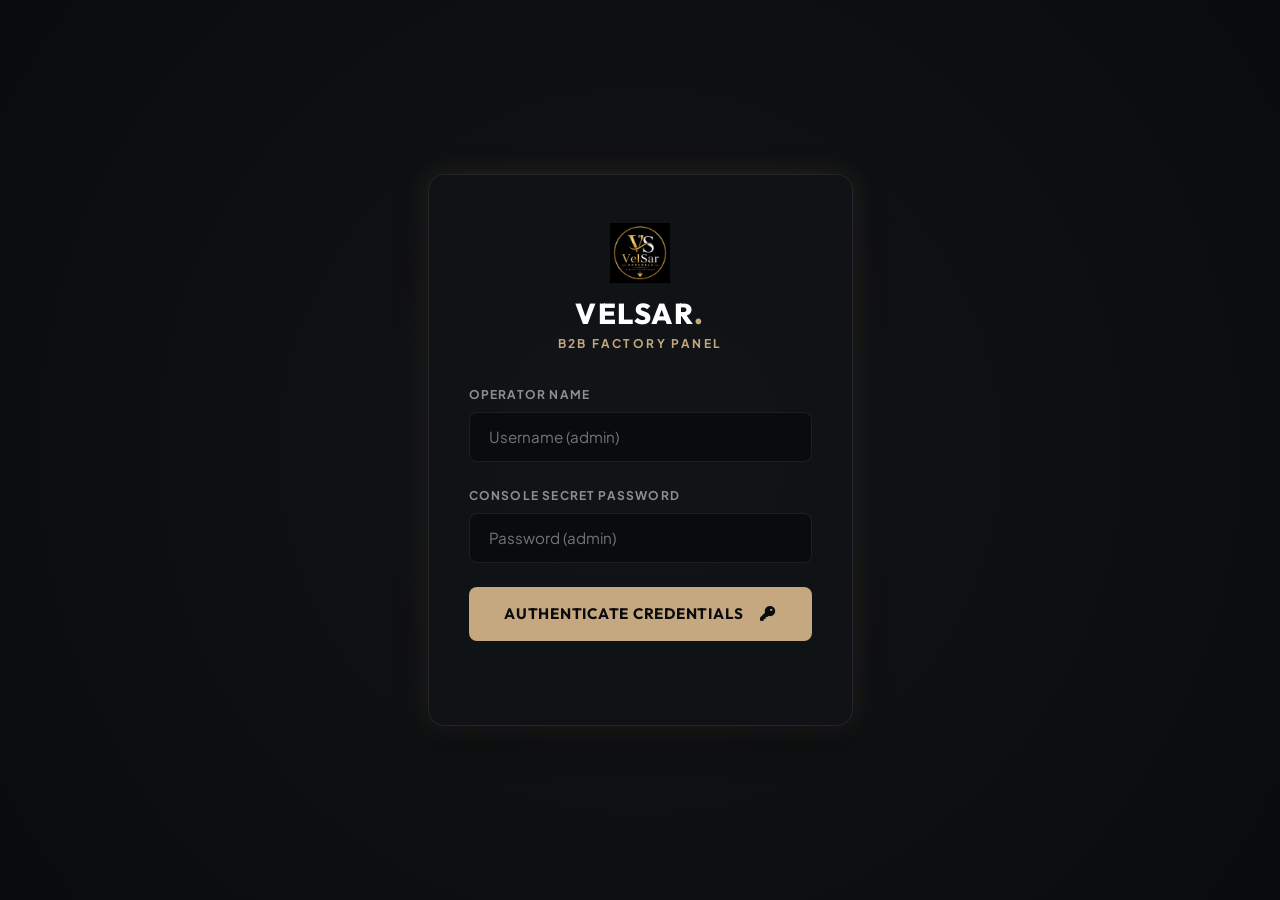
<file: admin.html>
<!DOCTYPE html>
<html lang="en">
<head>
  <meta charset="UTF-8">
  <meta name="viewport" content="width=device-width, initial-scale=1.0">
  <title>Admin Dashboard | Velsar Apparels | Catalog Management</title>
  <!-- SEO Meta Tags -->
  <meta name="description" content="Velsar Apparels administrative control panel. Monitor B2B user engagement, inventory volumes, adjust stock statuses, and add or delete catalog products.">
  <meta name="robots" content="noindex, nofollow">
  
  <link rel="icon" type="image/png" href="Logo.png">
  <link rel="stylesheet" href="https://cdnjs.cloudflare.com/ajax/libs/font-awesome/6.4.0/css/all.min.css">
  <link rel="stylesheet" href="style.css">
  
  <style>
    /* Premium Login Panel Styling */
    .login-panel-wrapper {
      position: fixed;
      top: 0;
      left: 0;
      width: 100vw;
      height: 100vh;
      background: radial-gradient(circle at center, #121417 0%, #0A0B0D 100%);
      display: flex;
      align-items: center;
      justify-content: center;
      z-index: 9999;
      transition: all 0.5s ease;
    }
    .login-glass-card {
      background: rgba(18, 20, 23, 0.7);
      backdrop-filter: blur(20px);
      -webkit-backdrop-filter: blur(20px);
      border: 1px solid var(--border-glass);
      border-radius: var(--border-radius-md);
      padding: 3rem 2.5rem;
      width: 100%;
      max-width: 425px;
      box-shadow: var(--shadow-card), var(--shadow-glow);
      text-align: center;
      animation: loginFadeIn 0.8s cubic-bezier(0.16, 1, 0.3, 1) forwards;
    }
    @keyframes loginFadeIn {
      from { opacity: 0; transform: translateY(20px); }
      to { opacity: 1; transform: translateY(0); }
    }
    .login-logo {
      margin-bottom: 2rem;
    }
    .login-logo img {
      height: 60px;
      width: auto;
      margin: 0 auto 0.8rem;
    }
    .login-logo h2 {
      font-size: 1.8rem;
      font-weight: 800;
      color: var(--text-white);
      letter-spacing: 0.05em;
      font-family: var(--font-headings);
    }
    .login-logo h2 span {
      color: var(--accent);
    }
    .login-logo p {
      font-size: 0.75rem;
      color: var(--accent);
      letter-spacing: 0.2em;
      font-weight: 700;
      margin-top: 0.2rem;
    }
    .login-group {
      display: flex;
      flex-direction: column;
      text-align: left;
      gap: 0.5rem;
      margin-bottom: 1.5rem;
    }
    .login-group label {
      font-size: 0.75rem;
      text-transform: uppercase;
      letter-spacing: 0.1em;
      color: var(--text-muted);
      font-weight: 700;
    }
    .login-group input {
      background: var(--primary-dark);
      border: 1px solid var(--border-glass);
      border-radius: var(--border-radius-sm);
      padding: 0.9rem 1.2rem;
      color: var(--text-white);
      font-size: 0.95rem;
      transition: all 0.3s ease;
      font-family: var(--font-body);
    }
    .login-group input:focus {
      border-color: var(--accent);
      box-shadow: 0 0 0 3px rgba(197, 168, 128, 0.15);
      outline: none;
    }
    .login-btn {
      width: 100%;
      padding: 1.1rem;
      border-radius: var(--border-radius-sm);
      background: var(--accent);
      color: var(--primary-dark);
      font-weight: 700;
      font-family: var(--font-headings);
      font-size: 0.95rem;
      text-transform: uppercase;
      letter-spacing: 0.05em;
      cursor: pointer;
      transition: all 0.3s ease;
      display: flex;
      align-items: center;
      justify-content: center;
      gap: 8px;
    }
    .login-btn:hover {
      background: var(--accent-light);
      box-shadow: var(--shadow-glow);
      transform: translateY(-2px);
    }
    .login-error {
      color: #ff5757;
      font-size: 0.85rem;
      margin-top: 1rem;
      font-weight: 600;
      min-height: 20px;
    }

    /* Custom Admin Panel Styling */
    .admin-body {
      background-color: var(--primary-dark);
      color: var(--text-white);
      margin: 0;
      font-family: var(--font-body);
      display: grid;
      grid-template-columns: 260px 1fr;
      min-height: 100vh;
    }
    
    /* Sidebar */
    .admin-sidebar {
      background-color: var(--secondary-dark);
      border-right: 1px solid var(--border-glass);
      padding: 2rem 1.5rem;
      display: flex;
      flex-direction: column;
      gap: 2.5rem;
      position: sticky;
      top: 0;
      height: 100vh;
    }
    .admin-logo-box {
      display: flex;
      align-items: center;
      gap: 10px;
    }
    .admin-logo-img {
      height: 35px;
      width: auto;
    }
    .admin-logo-text {
      font-family: var(--font-headings);
      font-weight: 800;
      letter-spacing: 0.05em;
      font-size: 1.25rem;
    }
    .admin-logo-text span {
      color: var(--accent);
    }
    .admin-nav {
      display: flex;
      flex-direction: column;
      gap: 0.6rem;
    }
    .admin-nav-link {
      display: flex;
      align-items: center;
      gap: 12px;
      padding: 0.9rem 1.2rem;
      border-radius: var(--border-radius-sm);
      color: var(--text-muted);
      font-size: 0.95rem;
      font-weight: 600;
      transition: all 0.3s cubic-bezier(0.4, 0, 0.2, 1);
      cursor: pointer;
    }
    .admin-nav-link:hover, .admin-nav-link.active {
      color: var(--text-white);
      background-color: rgba(197, 168, 128, 0.08);
      border-left: 3px solid var(--accent);
    }
    
    /* Main Panel */
    .admin-main {
      padding: 2.5rem;
      overflow-y: auto;
    }
    .admin-header {
      display: flex;
      justify-content: space-between;
      align-items: center;
      margin-bottom: 2.5rem;
      border-bottom: 1px solid var(--border-glass);
      padding-bottom: 1.5rem;
    }
    .admin-header-title h1 {
      font-size: 2.2rem;
      font-family: var(--font-headings);
      font-weight: 800;
      color: var(--text-white);
    }
    .admin-header-title p {
      color: var(--accent);
      font-size: 0.9rem;
      text-transform: uppercase;
      letter-spacing: 0.1em;
      margin-top: 0.3rem;
      font-weight: 600;
    }
    .admin-user-profile {
      display: flex;
      align-items: center;
      gap: 12px;
      background: var(--secondary-dark);
      padding: 0.5rem 1.2rem;
      border-radius: 50px;
      border: 1px solid var(--border-glass);
    }
    .admin-avatar {
      width: 32px;
      height: 32px;
      border-radius: 50%;
      background: var(--accent);
      color: var(--primary-dark);
      display: flex;
      align-items: center;
      justify-content: center;
      font-weight: 700;
      font-size: 0.9rem;
    }
    
    /* Dashboard Stats Cards */
    .stats-card-grid {
      display: grid;
      grid-template-columns: repeat(4, 1fr);
      gap: 1.5rem;
      margin-bottom: 2.5rem;
    }
    .stat-card {
      background: var(--secondary-dark);
      border: 1px solid var(--border-glass);
      padding: 1.8rem;
      border-radius: var(--border-radius-md);
      display: flex;
      justify-content: space-between;
      align-items: center;
      transition: all 0.3s ease;
    }
    .stat-card:hover {
      border-color: var(--accent);
      transform: translateY(-3px);
      box-shadow: var(--shadow-glow);
    }
    .stat-card-left h3 {
      font-size: 0.85rem;
      color: var(--text-muted);
      text-transform: uppercase;
      letter-spacing: 0.05em;
      margin-bottom: 0.5rem;
    }
    .stat-card-left .stat-val {
      font-size: 2.2rem;
      font-weight: 800;
      font-family: var(--font-headings);
      color: var(--text-white);
    }
    .stat-card-icon {
      width: 50px;
      height: 50px;
      border-radius: var(--border-radius-sm);
      background: rgba(197, 168, 128, 0.08);
      color: var(--accent);
      display: flex;
      align-items: center;
      justify-content: center;
      font-size: 1.4rem;
    }
    
    /* Dynamic Form and Panels styling */
    .admin-tabs-content {
      display: flex;
      flex-direction: column;
      gap: 3rem;
    }
    .admin-panel-card {
      background: var(--secondary-dark);
      border: 1px solid var(--border-glass);
      border-radius: var(--border-radius-md);
      padding: 2.2rem;
    }
    .panel-section-title {
      font-size: 1.5rem;
      font-family: var(--font-headings);
      font-weight: 700;
      color: var(--text-white);
      margin-bottom: 1.8rem;
      border-left: 4px solid var(--accent);
      padding-left: 12px;
    }
    
    /* Add Garment Form */
    .admin-form-grid {
      display: grid;
      grid-template-columns: repeat(3, 1fr);
      gap: 1.5rem;
    }
    .admin-form-group {
      display: flex;
      flex-direction: column;
      gap: 0.5rem;
    }
    .admin-form-group.full-width {
      grid-column: span 3;
    }
    .admin-input {
      background-color: var(--primary-dark);
      border: 1px solid var(--border-glass);
      padding: 0.9rem 1.2rem;
      border-radius: var(--border-radius-sm);
      color: var(--text-white);
      font-family: var(--font-body);
      font-size: 0.95rem;
      transition: all 0.3s ease;
    }
    .admin-input:focus {
      border-color: var(--accent);
      outline: none;
      box-shadow: 0 0 0 3px rgba(197, 168, 128, 0.15);
    }
    
    /* Template Image Item */
    .template-image-selector {
      display: grid;
      grid-template-columns: repeat(7, 1fr);
      gap: 10px;
      margin-top: 5px;
    }
    .template-image-item {
      border: 2px solid var(--border-glass);
      border-radius: var(--border-radius-sm);
      padding: 5px;
      cursor: pointer;
      text-align: center;
      transition: all 0.3s ease;
      background: var(--primary-dark);
    }
    .template-image-item:hover, .template-image-item.selected {
      border-color: var(--accent);
      background: rgba(197, 168, 128, 0.05);
    }
    .template-image-item img {
      width: 100%;
      height: 60px;
      object-fit: cover;
      border-radius: 4px;
      margin-bottom: 4px;
    }
    .template-image-item-lbl {
      font-size: 0.7rem;
      color: var(--text-muted);
      white-space: nowrap;
      overflow: hidden;
      text-overflow: ellipsis;
    }
    .template-image-item.selected .template-image-item-lbl {
      color: var(--accent);
      font-weight: 700;
    }
    
    /* Inventory Table list styling */
    .table-container {
      overflow-x: auto;
      margin-top: 1.5rem;
    }
    .admin-table {
      width: 100%;
      border-collapse: collapse;
      text-align: left;
    }
    .admin-table th {
      padding: 1.2rem 1rem;
      background: var(--primary-dark);
      color: var(--text-white);
      font-weight: 700;
      font-family: var(--font-headings);
      border-bottom: 1.5px solid var(--border-glass);
      font-size: 0.9rem;
      text-transform: uppercase;
      letter-spacing: 0.05em;
    }
    .admin-table td {
      padding: 1.1rem 1rem;
      border-bottom: 1px solid var(--border-glass);
      font-size: 0.95rem;
      color: var(--text-muted);
      vertical-align: middle;
    }
    .admin-table tr:hover td {
      color: var(--text-white);
      background-color: rgba(255, 255, 255, 0.01);
    }
    .admin-table-img {
      width: 50px;
      height: 50px;
      object-fit: cover;
      border-radius: var(--border-radius-sm);
      border: 1px solid var(--border-glass);
    }
    
    /* Toggle Switch */
    .switch-box {
      display: flex;
      align-items: center;
      gap: 8px;
    }
    .switch {
      position: relative;
      display: inline-block;
      width: 46px;
      height: 24px;
    }
    .switch input { 
      opacity: 0;
      width: 0;
      height: 0;
    }
    .slider {
      position: absolute;
      cursor: pointer;
      top: 0;
      left: 0;
      right: 0;
      bottom: 0;
      background-color: #333;
      transition: .4s;
      border-radius: 34px;
      border: 1px solid var(--border-glass);
    }
    .slider:before {
      position: absolute;
      content: "";
      height: 16px;
      width: 16px;
      left: 3px;
      bottom: 3px;
      background-color: var(--text-muted);
      transition: .4s;
      border-radius: 50%;
    }
    input:checked + .slider {
      background-color: rgba(197, 168, 128, 0.15);
      border-color: var(--accent);
    }
    input:checked + .slider:before {
      transform: translateX(22px);
      background-color: var(--accent);
    }
    
    /* Stock pill badge */
    .admin-stock-badge {
      font-size: 0.75rem;
      padding: 0.2rem 0.6rem;
      border-radius: 50px;
      font-weight: 700;
    }
    .admin-stock-badge.in {
      background: rgba(197, 168, 128, 0.1);
      color: var(--accent);
      border: 1px solid var(--accent);
    }
    .admin-stock-badge.out {
      background: rgba(255, 87, 87, 0.08);
      color: #ff5757;
      border: 1px solid rgba(255, 87, 87, 0.3);
    }
    
    /* Delete Button */
    .delete-btn {
      background: rgba(255, 87, 87, 0.08);
      color: #ff5757;
      border: 1px solid rgba(255, 87, 87, 0.3);
      padding: 0.5rem 0.9rem;
      border-radius: var(--border-radius-sm);
      cursor: pointer;
      font-size: 0.85rem;
      font-weight: 600;
      transition: all 0.3s ease;
      display: inline-flex;
      align-items: center;
      gap: 6px;
    }
    .delete-btn:hover {
      background: #ff5757;
      color: var(--text-white);
      border-color: #ff5757;
    }
    
    /* Sidebar toggle button (hidden on desktop) */
    #admin-sidebar-toggle {
      background: none;
      border: none;
      color: var(--text-white);
      font-size: 1.5rem;
      cursor: pointer;
      display: none;
      align-items: center;
      justify-content: center;
      padding: 0.5rem;
      border-radius: var(--border-radius-sm);
      transition: all 0.3s ease;
      margin-right: 15px;
    }
    #admin-sidebar-toggle:hover {
      background: rgba(255,255,255,0.05);
      color: var(--accent);
    }
    
    /* Click-away backdrop overlay */
    .sidebar-backdrop {
      position: fixed;
      top: 0; left: 0; width: 100vw; height: 100vh;
      background: rgba(0,0,0,0.5);
      backdrop-filter: blur(5px);
      -webkit-backdrop-filter: blur(5px);
      z-index: 998;
      display: none;
      opacity: 0;
      transition: opacity 0.3s ease;
    }
    .sidebar-backdrop.show {
      display: block;
      opacity: 1;
    }

    /* Responsive Grid fixes */
    @media (max-width: 1024px) {
      .admin-body {
        grid-template-columns: 1fr;
      }
      .admin-sidebar {
        position: fixed;
        top: 0;
        left: -280px; /* Hidden offscreen by default */
        width: 280px;
        height: 100vh;
        z-index: 999;
        transition: left 0.3s cubic-bezier(0.4, 0, 0.2, 1);
        background: var(--secondary-dark);
        box-shadow: 5px 0 25px rgba(0,0,0,0.5);
        display: flex !important;
      }
      .admin-sidebar.open {
        left: 0;
      }
      #admin-sidebar-toggle {
        display: flex;
      }
      .stats-card-grid {
        grid-template-columns: repeat(2, 1fr);
      }
      .admin-form-grid {
        grid-template-columns: 1fr;
      }
      .admin-form-group.full-width {
        grid-column: span 1;
      }
      .template-image-selector {
        grid-template-columns: repeat(4, 1fr);
      }
    }
    @media (max-width: 580px) {
      .stats-card-grid {
        grid-template-columns: 1fr;
      }
      .template-image-selector {
        grid-template-columns: repeat(2, 1fr);
      }
      .admin-header {
        flex-direction: row;
        align-items: center;
        gap: 10px;
      }
      .admin-user-profile {
        padding: 0.3rem 0.8rem;
      }
      .admin-user-profile div:last-child {
        display: none; /* Hide 'Admin Desk' text on small mobile, keep avatar */
      }
    }
  </style>
</head>
<body>

  <!-- 1. PRELOADER -->
  <div id="preloader">
    <div class="loader-spinner"></div>
    <div class="loader-text">Velsar Admin</div>
  </div>

  <!-- 2. LOGIN OVERLAY FOR CONSOLE AUTHENTICATION -->
  <div id="admin-login-panel" class="login-panel-wrapper" style="display: none;">
    <div class="login-glass-card">
      <div class="login-logo">
        <img src="Logo.png" alt="Velsar Brand Emblem">
        <h2>VELSAR<span>.</span></h2>
        <p>B2B FACTORY PANEL</p>
      </div>
      <form id="admin-login-form">
        <div class="login-group">
          <label for="login-username">Operator Name</label>
          <input type="text" id="login-username" placeholder="Username (admin)" required autocomplete="off">
        </div>
        <div class="login-group">
          <label for="login-password">Console Secret Password</label>
          <input type="password" id="login-password" placeholder="Password (admin)" required>
        </div>
        <button type="submit" class="login-btn">
          Authenticate Credentials <i class="fas fa-key" style="margin-left: 8px;"></i>
        </button>
        <div id="login-error-msg" class="login-error"></div>
      </form>
    </div>
  </div>

  <!-- 3. ADMIN CORE GRID CONTAINER -->
  <div class="admin-body" style="display: none;">
    
    <!-- Left Navigation Sidebar -->
    <aside class="admin-sidebar">
      <div class="admin-logo-box">
        <img class="admin-logo-img" src="Logo.png" alt="Velsar Shield Logo">
        <span class="admin-logo-text">VELSAR<span>.</span>ADMIN</span>
      </div>
      
      <nav class="admin-nav">
        <div class="admin-nav-link active" onclick="scrollToElement('dashboard-metrics')">
          <i class="fas fa-chart-line"></i> Dashboard
        </div>
        <div class="admin-nav-link" onclick="scrollToElement('inquiries-section')">
          <i class="fas fa-envelope-open-text"></i> Customer Leads
        </div>
        <div class="admin-nav-link" onclick="scrollToElement('add-garment-section')">
          <i class="fas fa-plus-circle"></i> Add Product
        </div>
        <div class="admin-nav-link" onclick="scrollToElement('inventory-section')">
          <i class="fas fa-tshirt"></i> Catalog List
        </div>
        <a class="admin-nav-link" href="fabric.html" target="_blank">
          <i class="fas fa-scissors"></i> Fabric Page
        </a>
        <a class="admin-nav-link" href="products.html" target="_blank">
          <i class="fas fa-external-link-alt"></i> View Live Site
        </a>
      </nav>
      
      <div style="margin-top: auto; border-top: 1px solid var(--border-glass); padding-top: 1.5rem; display: flex; flex-direction: column; gap: 0.5rem;">
        <div class="admin-nav-link" style="color: #ff5757;" onclick="handleLogout()">
          <i class="fas fa-sign-out-alt"></i> Console Logout
        </div>
        <div class="admin-nav-link" style="color: var(--text-muted); font-size: 0.8rem;" onclick="handleResetDatabase()">
          <i class="fas fa-rotate-left"></i> Reset Defaults
        </div>
      </div>
    </aside>
    
    <!-- Right Main Console Workspace -->
    <main class="admin-main">
      
      <!-- Top header bar -->
      <div class="admin-header">
        <button id="admin-sidebar-toggle" aria-label="Toggle Navigation Drawer">
          <i class="fas fa-bars"></i>
        </button>
        <div class="admin-header-title">
          <p>Factory Supply Administration</p>
          <h1>Management Console</h1>
        </div>
        
        <div class="admin-user-profile">
          <div class="admin-avatar">A</div>
          <div style="font-size: 0.9rem; font-weight: 700; color: var(--text-white);">Admin Desk</div>
        </div>
      </div>
      
      <!-- Dashboard Metrics Grid -->
      <section class="stats-card-grid" id="dashboard-metrics">
        <!-- Stat 1: Total Products -->
        <div class="stat-card">
          <div class="stat-card-left">
            <h3>Catalog Size</h3>
            <div class="stat-val" id="metric-total-products">0</div>
          </div>
          <div class="stat-card-icon"><i class="fas fa-folder-open"></i></div>
        </div>
        
        <!-- Stat 2: Active Collections -->
        <div class="stat-card">
          <div class="stat-card-left">
            <h3>Active Segments</h3>
            <div class="stat-val" id="metric-total-categories">7</div>
          </div>
          <div class="stat-card-icon"><i class="fas fa-cubes"></i></div>
        </div>
        
        <!-- Stat 3: Out of Stock Count -->
        <div class="stat-card">
          <div class="stat-card-left">
            <h3>Out of Stock</h3>
            <div class="stat-val" id="metric-out-of-stock" style="color: #ff5757;">0</div>
          </div>
          <div class="stat-card-icon" style="color: #ff5757; background: rgba(255, 87, 87, 0.05);"><i class="fas fa-exclamation-circle"></i></div>
        </div>
        
        <!-- Stat 4: Real-time inquiry counts (Replaces static Leads) -->
        <div class="stat-card">
          <div class="stat-card-left">
            <h3>Inquiry Index</h3>
            <div class="stat-val" id="metric-inquiry-index" style="color: var(--accent);">0</div>
          </div>
          <div class="stat-card-icon" style="color: var(--accent); background: rgba(197, 168, 128, 0.08);"><i class="fas fa-paper-plane"></i></div>
        </div>
      </section>
      
      <!-- Real-Time Customer Inquiries Panel (Replaces fake analytics curve charts) -->
      <section class="admin-panel-card" id="inquiries-section" style="margin-bottom: 3rem;">
        <h2 class="panel-section-title">Real-Time B2B Customer Inquiries</h2>
        <p style="color: var(--text-muted); font-size: 0.9rem; margin-top: -1rem; margin-bottom: 1.5rem;">
          Dynamic tracker synchronized immediately with B2B submissions from your contact forms. Toggle response status or delete entries as needed.
        </p>
        
        <div class="table-container">
          <table class="admin-table">
            <thead>
              <tr>
                <th>Customer Profile</th>
                <th>B2B Coordinates</th>
                <th>Specifications Details</th>
                <th>Date & Time</th>
                <th>Operational Status</th>
                <th style="text-align: right;">Actions</th>
              </tr>
            </thead>
            <tbody id="admin-inquiries-table-body">
              <!-- Dynamically populated from localStorage -->
            </tbody>
          </table>
        </div>
      </section>
      
      <!-- Core administrative work content tabs -->
      <div class="admin-tabs-content">
        
        <!-- Card panel 1: ADD PRODUCT FORM -->
        <div class="admin-panel-card" id="add-garment-section">
          <h2 class="panel-section-title">Add Premium Garment to Catalog</h2>
          
          <form id="add-product-form">
            <div class="admin-form-grid">
              
              <!-- Garment Name -->
              <div class="admin-form-group">
                <label class="form-label" for="add-name">Garment Name *</label>
                <input class="admin-input" type="text" id="add-name" placeholder="E.g. Heavyoversize French Terry Hood" required>
              </div>
              
              <!-- Product Code -->
              <div class="admin-form-group">
                <label class="form-label" for="add-code">Style Reference Code *</label>
                <input class="admin-input" type="text" id="add-code" placeholder="E.g. VS-H-OS-10" required>
              </div>
              
              <!-- Category dropdown -->
              <div class="admin-form-group">
                <label class="form-label" for="add-category">Catalog Category *</label>
                <select class="admin-input" id="add-category" required style="background-color: var(--primary-dark);" onchange="updateCustomUploadTip()">
                  <option value="t-shirts">T-Shirts</option>
                  <option value="hoodies">Hoodies</option>
                  <option value="sweatshirts">Sweatshirts</option>
                  <option value="women">Women</option>
                  <option value="vest">Vests</option>
                  <option value="bottoms">Bottoms</option>
                  <option value="babies">Babies</option>
                </select>
              </div>
              
              <!-- Fabric Composition -->
              <div class="admin-form-group">
                <label class="form-label" for="add-fabric">Fabric Composition *</label>
                <input class="admin-input" type="text" id="add-fabric" placeholder="E.g. 100% Combed Cotton Loopback" required>
              </div>
              
              <!-- GSM Weight -->
              <div class="admin-form-group">
                <label class="form-label" for="add-gsm">Fabric Weight / GSM *</label>
                <input class="admin-input" type="text" id="add-gsm" placeholder="E.g. 300 / 340 GSM" required>
              </div>
              
              <!-- Stock Status -->
              <div class="admin-form-group">
                <label class="form-label" for="add-stock-status">Initial Stock Status</label>
                <select class="admin-input" id="add-stock-status" style="background-color: var(--primary-dark);">
                  <option value="true">In Stock (Available for inquiry)</option>
                  <option value="false">Out of Stock (Display-only badge)</option>
                </select>
              </div>
              
              <!-- Custom Description (Full width) -->
              <div class="admin-form-group full-width">
                <label class="form-label" for="add-desc">Garment Styling Description *</label>
                <textarea class="admin-input" id="add-desc" rows="3" placeholder="Provide retail description details, drop shoulder structures, necklines ribbed styles, and print suitability specs..." required></textarea>
              </div>
              
              <!-- Product Image Picker (Full width option to choose standard high quality templates or upload custom file) -->
              <div class="admin-form-group full-width" style="border-top: 1px solid var(--border-glass); padding-top: 1.5rem;">
                <label class="form-label" style="font-weight: 700; color: var(--accent-light);">Select Garment Template Image *</label>
                
                <div class="template-image-selector" id="add-image-templates">
                  <!-- Template 1: Tee -->
                  <div class="template-image-item selected" data-img-path="Shoot/Oversize.png">
                    <img src="Shoot/Oversize.png" alt="Oversize Tee">
                    <div class="template-image-item-lbl">Oversized Tee</div>
                  </div>
                  <!-- Template 2: Regular Tee -->
                  <div class="template-image-item" data-img-path="Shoot/Regular Fit T Shirt.png">
                    <img src="Shoot/Regular Fit T Shirt.png" alt="Regular Tee">
                    <div class="template-image-item-lbl">Regular Tee</div>
                  </div>
                  <!-- Template 3: Acid Wash Tee -->
                  <div class="template-image-item" data-img-path="Shoot/Acideash.png">
                    <img src="Shoot/Acideash.png" alt="Acid Wash">
                    <div class="template-image-item-lbl">Acid Wash Tee</div>
                  </div>
                  <!-- Template 4: Rib Vest -->
                  <div class="template-image-item" data-img-path="Shoot/Regular Vest.png">
                    <img src="Shoot/Regular Vest.png" alt="Rib Vest">
                    <div class="template-image-item-lbl">Ribbed Vest</div>
                  </div>
                  <!-- Template 5: Crop Top -->
                  <div class="template-image-item" data-img-path="Shoot/Oversize Sweatshirt.png">
                    <img src="Shoot/Oversize Sweatshirt.png" alt="Cropped Sweatshirt">
                    <div class="template-image-item-lbl">Crop Sweatshirt</div>
                  </div>
                  <!-- Template 6: Heavy Hoodie -->
                  <div class="template-image-item" data-img-path="Shoot/Oversize Hoodies.png">
                    <img src="Shoot/Oversize Hoodies.png" alt="Heavy Hoodie">
                    <div class="template-image-item-lbl">Heavy Hoodie</div>
                  </div>
                  <!-- Template 7: Bottom Shorts -->
                  <div class="template-image-item" data-img-path="Shoot/Shorts.png">
                    <img src="Shoot/Shorts.png" alt="Fleece Shorts">
                    <div class="template-image-item-lbl">Fleece Shorts</div>
                  </div>
                </div>
                
                <!-- Alternative File Upload converted to Base64 -->
                <div style="margin-top: 1.5rem; display: flex; align-items: center; gap: 15px; flex-wrap: wrap;">
                  <span style="color: var(--text-muted); font-size: 0.85rem;">Or upload custom photo:</span>
                  <input type="file" id="add-custom-file" accept="image/*" style="font-size: 0.8rem; color: var(--text-muted);">
                  <div id="file-base64-indicator" style="font-size: 0.75rem; color: var(--accent); font-weight: 700; display: none;"><i class="fas fa-check-circle"></i> Custom File Loaded</div>
                </div>

                <!-- B2B Deployer Tip Alert -->
                <div id="deployer-tip-alert" style="background: rgba(197, 168, 128, 0.03); border: 1px dashed rgba(197, 168, 128, 0.4); border-radius: var(--border-radius-sm); padding: 1.2rem; margin-top: 1.5rem; display: none;">
                  <div style="display: flex; gap: 15px; align-items: flex-start;">
                    <div style="font-size: 1.5rem; color: var(--accent);"><i class="fas fa-cubes-stacked"></i></div>
                    <div>
                      <h4 style="color: var(--text-white); font-family: var(--font-headings); font-weight: 700; margin-bottom: 0.4rem; font-size: 0.95rem;">💡 B2B Repository Image Placement Instruction</h4>
                      <p style="color: var(--text-muted); font-size: 0.82rem; line-height: 1.5;">
                        To keep this garment illustration permanently stored in your export distribution folders, please copy your physical file to:<br>
                        <code id="deployer-tip-path" style="background: var(--primary-dark); color: var(--accent-light); padding: 0.3rem 0.6rem; border-radius: 4px; display: inline-block; margin-top: 0.5rem; font-family: monospace;">Products/[category]/[filename]</code>
                      </p>
                    </div>
                  </div>
                </div>
              </div>
              
              <!-- Submit Button (Full width) -->
              <div class="admin-form-group full-width" style="margin-top: 1rem;">
                <button type="submit" class="btn btn-primary" style="width: 100%; padding: 1.2rem; font-size: 1rem;">
                  Add Design to Live Database <i class="fas fa-plus" style="margin-left: 8px;"></i>
                </button>
              </div>
              
            </div>
          </form>
          
        </div>
        
        <!-- Card panel 2: DYNAMIC INVENTORY LIST -->
        <div class="admin-panel-card" id="inventory-section">
          <h2 class="panel-section-title">Current Garment Inventory Database</h2>
          
          <div class="table-container">
            <table class="admin-table">
              <thead>
                <tr>
                  <th>Garment</th>
                  <th>Reference Code</th>
                  <th>Collection Category</th>
                  <th>Image Repository Link</th>
                  <th>Weight (GSM)</th>
                  <th>In Stock Toggler</th>
                  <th style="text-align: right;">Operations</th>
                </tr>
              </thead>
              <tbody id="admin-product-table-body">
                <!-- Dynamically populated from script -->
              </tbody>
            </table>
          </div>
        </div>
        
      </div>
      
    </main>
    
  </div>

  <!-- Sleek Success Toast Notification -->
  <div id="toast-notification" class="toast-msg"></div>

  <!-- core script for Local storage Admin functions -->
  <script>
    // Global PRODUCTS holder initialized by main.js, or fallback to direct loading
    let ADMIN_PRODUCTS = [];
    let selectedImage = "Shoot/Oversize.png"; // Default pre-selected template path
    let customBase64Image = null; // Holds custom uploaded base64 data
    let customUploadedFileName = ""; // Holds uploaded file name

    document.addEventListener('DOMContentLoaded', () => {
      // 1. Fade out preloader
      const preloader = document.getElementById('preloader');
      if (preloader) {
        setTimeout(() => {
          preloader.style.opacity = '0';
          preloader.style.visibility = 'hidden';
        }, 400);
      }
      // 2. Setup Security Credential Check
      setupSecurityAuth();

      // Mobile sidebar drawer toggles
      const sidebar = document.querySelector('.admin-sidebar');
      const toggleBtn = document.getElementById('admin-sidebar-toggle');
      const backdrop = document.createElement('div');
      backdrop.className = 'sidebar-backdrop';
      backdrop.id = 'sidebar-backdrop';
      document.body.appendChild(backdrop);

      function toggleSidebar() {
        sidebar.classList.toggle('open');
        backdrop.classList.toggle('show');
      }

      if (toggleBtn) {
        toggleBtn.addEventListener('click', toggleSidebar);
      }
      backdrop.addEventListener('click', toggleSidebar);

      // Close sidebar when clicking links on mobile
      const navLinks = document.querySelectorAll('.admin-nav-link');
      navLinks.forEach(link => {
        link.addEventListener('click', () => {
          if (window.innerWidth <= 1024) {
            sidebar.classList.remove('open');
            backdrop.classList.remove('show');
          }
        });
      });

      // 3. Load databases
      refreshDatabaseView();
      refreshInquiriesList();

      // 4. Configure Template selectors
      const items = document.querySelectorAll('.template-image-item');
      items.forEach(item => {
        item.addEventListener('click', () => {
          items.forEach(i => i.classList.remove('selected'));
          item.classList.add('selected');
          selectedImage = item.getAttribute('data-img-path');
          
          // Clear custom upload if template clicked
          customBase64Image = null;
          customUploadedFileName = "";
          document.getElementById('add-custom-file').value = "";
          document.getElementById('file-base64-indicator').style.display = "none";
          document.getElementById('deployer-tip-alert').style.display = "none";
        });
      });

      // 5. Configure custom file uploader to Base64 and relative path warning
      const fileInput = document.getElementById('add-custom-file');
      if (fileInput) {
        fileInput.addEventListener('change', (e) => {
          const file = e.target.files[0];
          if (!file) return;
          
          customUploadedFileName = file.name;
          const reader = new FileReader();
          reader.onload = (event) => {
            customBase64Image = event.target.result;
            document.getElementById('file-base64-indicator').style.display = "inline-block";
            
            // De-select template images visually
            items.forEach(i => i.classList.remove('selected'));
            
            // Show Deployer tip alert dynamically
            updateCustomUploadTip();
          };
          reader.readAsDataURL(file);
        });
      }

      // 6. Configure Form Submission to add custom product
      const addForm = document.getElementById('add-product-form');
      if (addForm) {
        addForm.addEventListener('submit', (e) => {
          e.preventDefault();
          
          const name = document.getElementById('add-name').value;
          const code = document.getElementById('add-code').value;
          const category = document.getElementById('add-category').value;
          const fabric = document.getElementById('add-fabric').value;
          const gsm = document.getElementById('add-gsm').value;
          const inStock = document.getElementById('add-stock-status').value === "true";
          const desc = document.getElementById('add-desc').value;
          
          // Determine relative visual image link
          let finalImage = selectedImage;
          let relativeImagePath = selectedImage;

          if (customBase64Image) {
            finalImage = customBase64Image;
            relativeImagePath = `Products/${category}/${customUploadedFileName}`;
          }
          
          // Construct visual category label
          let categoryLabel = "Collection Design";
          if (category === "t-shirts") categoryLabel = "T-Shirt Collection";
          else if (category === "hoodies") categoryLabel = "Hoodies Collection";
          else if (category === "sweatshirts") categoryLabel = "Sweatshirts Collection";
          else if (category === "women") categoryLabel = "Women's Collection";
          else if (category === "vest") categoryLabel = "Vest Collection";
          else if (category === "bottoms") categoryLabel = "Shorts & Bottoms";
          else if (category === "babies") categoryLabel = "Babies Collection";

          // Construct product structure
          const newProduct = {
            id: 'vs-custom-' + Date.now(),
            name: name,
            code: code,
            category: category,
            categoryLabel: categoryLabel,
            image: finalImage,
            relativeImagePath: relativeImagePath,
            fabric: fabric,
            gsm: gsm,
            inStock: inStock,
            desc: desc
          };

          // Save to local storage
          ADMIN_PRODUCTS.unshift(newProduct);
          localStorage.setItem('velsar_products_db', JSON.stringify(ADMIN_PRODUCTS));
          
          // Reset form inputs & uploads
          addForm.reset();
          customBase64Image = null;
          customUploadedFileName = "";
          document.getElementById('file-base64-indicator').style.display = "none";
          document.getElementById('deployer-tip-alert').style.display = "none";
          items[0].click(); // reset to template 1
          
          // Update visual stats and table
          refreshDatabaseView();
          showToastMessage(`Garment "${name}" successfully compiled and listed!`);
        });
      }
    });

    // Handle Admin UI authentication check
    function setupSecurityAuth() {
      const loginPanel = document.getElementById('admin-login-panel');
      const adminBody = document.querySelector('.admin-body');
      
      const checkState = () => {
        if (sessionStorage.getItem('velsar_admin_auth') === 'true') {
          loginPanel.style.display = 'none';
          adminBody.style.display = 'grid';
        } else {
          loginPanel.style.display = 'flex';
          adminBody.style.display = 'none';
        }
      };
      
      // Perform initial check
      checkState();

      // Form submission
      const loginForm = document.getElementById('admin-login-form');
      const errorMsg = document.getElementById('login-error-msg');
      if (loginForm) {
        loginForm.addEventListener('submit', (e) => {
          e.preventDefault();
          const user = document.getElementById('login-username').value.trim();
          const pass = document.getElementById('login-password').value.trim();

          if (user === 'admin' && pass === 'admin') {
            sessionStorage.setItem('velsar_admin_auth', 'true');
            errorMsg.style.color = '#25d366';
            errorMsg.textContent = 'Access granted. Opening console...';
            setTimeout(() => {
              checkState();
              errorMsg.textContent = '';
            }, 800);
          } else {
            errorMsg.style.color = '#ff5757';
            errorMsg.textContent = 'Invalid administrator credentials. Access denied.';
          }
        });
      }
    }

    // Logout operator
    window.handleLogout = function() {
      sessionStorage.removeItem('velsar_admin_auth');
      location.reload();
    };

    // Update uploader tip instructions dynamically
    window.updateCustomUploadTip = function() {
      const category = document.getElementById('add-category').value;
      const alertBox = document.getElementById('deployer-tip-alert');
      const pathBox = document.getElementById('deployer-tip-path');
      
      if (customUploadedFileName) {
        pathBox.textContent = `Products/${category}/${customUploadedFileName}`;
        alertBox.style.display = 'block';
      } else {
        alertBox.style.display = 'none';
      }
    };

    // Refresh metrics cards and tabular inventory rows
    function refreshDatabaseView() {
      const stored = localStorage.getItem('velsar_products_db');
      if (stored) {
        ADMIN_PRODUCTS = JSON.parse(stored);
      } else {
        ADMIN_PRODUCTS = [];
      }

      // 1. Update metric widgets
      const totalField = document.getElementById('metric-total-products');
      if (totalField) totalField.textContent = ADMIN_PRODUCTS.length;

      const outOfStockCount = ADMIN_PRODUCTS.filter(p => p.inStock === false).length;
      const outField = document.getElementById('metric-out-of-stock');
      if (outField) outField.textContent = outOfStockCount;

      // 2. Render dynamic rows inside table body
      const tableBody = document.getElementById('admin-product-table-body');
      if (!tableBody) return;

      tableBody.innerHTML = "";

      if (ADMIN_PRODUCTS.length === 0) {
        tableBody.innerHTML = `
          <tr>
            <td colspan="7" style="text-align: center; padding: 3rem 0; color: var(--text-muted);">
              <i class="fas fa-folder-open" style="font-size: 2rem; display: block; margin-bottom: 0.5rem;"></i>
              No products found inside the database. Reset to defaults or add products.
            </td>
          </tr>
        `;
        return;
      }

      ADMIN_PRODUCTS.forEach((prod, index) => {
        const tr = document.createElement('tr');
        const inStock = prod.inStock !== false;
        const relativeLoc = prod.relativeImagePath || prod.image || 'Products/Template';
        
        // Truncate base64 strings visually to protect column sizes
        const displayPath = relativeLoc.startsWith('data:image') 
          ? `Products/${prod.category}/[base64-uploaded-image]` 
          : relativeLoc;

        tr.innerHTML = `
          <td>
            <div style="display: flex; align-items: center; gap: 12px;">
              <img class="admin-table-img" src="${prod.image}" alt="${prod.name}">
              <span style="font-weight: 700; color: var(--text-white);">${prod.name}</span>
            </div>
          </td>
          <td><code>${prod.code}</code></td>
          <td><span style="text-transform: capitalize; color: var(--accent-light); font-weight: 600;">${prod.category}</span></td>
          <td style="max-width: 250px; font-family: monospace; font-size: 0.8rem; overflow: hidden; text-overflow: ellipsis; white-space: nowrap;" title="${relativeLoc}">${displayPath}</td>
          <td>${prod.gsm}</td>
          <td>
            <div class="switch-box">
              <label class="switch">
                <input type="checkbox" ${inStock ? 'checked' : ''} onchange="toggleStockStatus('${prod.id}', this.checked)">
                <span class="slider"></span>
              </label>
              <span class="admin-stock-badge ${inStock ? 'in' : 'out'}">${inStock ? 'In Stock' : 'Out of Stock'}</span>
            </div>
          </td>
          <td style="text-align: right;">
            <button class="delete-btn" onclick="handleDeleteProduct('${prod.id}', '${prod.name}')">
              <i class="far fa-trash-can"></i> Delete
            </button>
          </td>
        `;
        
        tableBody.appendChild(tr);
      });
    }

    // Real-Time B2B inquiries listing refresh
    function refreshInquiriesList() {
      const stored = localStorage.getItem('velsar_inquiries_db');
      const inquiries = stored ? JSON.parse(stored) : [];
      
      const inqMetric = document.getElementById('metric-inquiry-index');
      if (inqMetric) inqMetric.textContent = inquiries.length;

      const inqTableBody = document.getElementById('admin-inquiries-table-body');
      if (!inqTableBody) return;

      inqTableBody.innerHTML = "";

      if (inquiries.length === 0) {
        inqTableBody.innerHTML = `
          <tr>
            <td colspan="6" style="text-align: center; padding: 4rem 0; color: var(--text-muted);">
              <i class="far fa-envelope-open" style="font-size: 2rem; display: block; margin-bottom: 0.8rem;"></i>
              No customer inquiries logged yet.<br>Submit estimate requests through public forms to test live updates!
            </td>
          </tr>
        `;
        return;
      }

      inquiries.forEach((inq) => {
        const tr = document.createElement('tr');
        const isPending = inq.status !== 'Responded';

        tr.innerHTML = `
          <td>
            <div style="font-weight: 700; color: var(--text-white);">${inq.name}</div>
            <div style="font-size: 0.78rem; color: var(--accent-light); font-weight: 500;">${inq.company}</div>
          </td>
          <td>
            <div style="margin-bottom: 2px;"><i class="fab fa-whatsapp" style="color: #25d366; margin-right: 4px;"></i> <a href="https://wa.me/${inq.phone.replace(/[^0-9]/g, '')}" target="_blank" style="color: var(--text-white); font-weight: 600;">${inq.phone}</a></div>
            <div style="font-size: 0.78rem; color: var(--text-muted);"><i class="far fa-envelope" style="margin-right: 4px;"></i> ${inq.email}</div>
          </td>
          <td style="max-width: 280px; font-size: 0.85rem; color: var(--text-light); line-height: 1.4; white-space: normal; word-break: break-word;">
            ${inq.msg}
          </td>
          <td><span style="font-size: 0.78rem; font-family: monospace;">${inq.timestamp}</span></td>
          <td>
            <div class="switch-box">
              <label class="switch">
                <input type="checkbox" ${!isPending ? 'checked' : ''} onchange="toggleInquiryStatus('${inq.id}', this.checked)">
                <span class="slider"></span>
              </label>
              <span class="admin-stock-badge ${!isPending ? 'in' : 'out'}">${!isPending ? 'Responded' : 'Pending'}</span>
            </div>
          </td>
          <td style="text-align: right;">
            <button class="delete-btn" style="padding: 0.4rem 0.8rem; font-size: 0.78rem;" onclick="handleDeleteInquiry('${inq.id}')">
              <i class="far fa-trash-can"></i> Clear
            </button>
          </td>
        `;
        
        inqTableBody.appendChild(tr);
      });
    }

    // Toggle Inquiry Responded Status
    window.toggleInquiryStatus = function(inqId, isResponded) {
      const stored = localStorage.getItem('velsar_inquiries_db');
      if (stored) {
        let inquiries = JSON.parse(stored);
        const idx = inquiries.findIndex(i => i.id === inqId);
        if (idx !== -1) {
          inquiries[idx].status = isResponded ? 'Responded' : 'Pending';
          localStorage.setItem('velsar_inquiries_db', JSON.stringify(inquiries));
          refreshInquiriesList();
          showToastMessage("Inquiry status toggled!");
        }
      }
    };

    // Delete single B2B inquiry
    window.handleDeleteInquiry = function(inqId) {
      if (confirm("Are you sure you want to permanently delete this customer inquiry log?")) {
        const stored = localStorage.getItem('velsar_inquiries_db');
        if (stored) {
          let inquiries = JSON.parse(stored);
          inquiries = inquiries.filter(i => i.id !== inqId);
          localStorage.setItem('velsar_inquiries_db', JSON.stringify(inquiries));
          refreshInquiriesList();
          showToastMessage("Inquiry log removed.");
        }
      }
    };

    // Toggle product stock status
    window.toggleStockStatus = function(prodId, isChecked) {
      const idx = ADMIN_PRODUCTS.findIndex(p => p.id === prodId);
      if (idx !== -1) {
        ADMIN_PRODUCTS[idx].inStock = isChecked;
        localStorage.setItem('velsar_products_db', JSON.stringify(ADMIN_PRODUCTS));
        
        // Refresh metrics widgets and table labels silently
        const outOfStockCount = ADMIN_PRODUCTS.filter(p => p.inStock === false).length;
        const outField = document.getElementById('metric-out-of-stock');
        if (outField) outField.textContent = outOfStockCount;
        
        refreshDatabaseView();
        showToastMessage("Stock status updated successfully!");
      }
    };

    // Delete single product
    window.handleDeleteProduct = function(prodId, prodName) {
      if (confirm(`Are you absolutely sure you want to delete "${prodName}" from the B2B catalog?`)) {
        ADMIN_PRODUCTS = ADMIN_PRODUCTS.filter(p => p.id !== prodId);
        localStorage.setItem('velsar_products_db', JSON.stringify(ADMIN_PRODUCTS));
        
        refreshDatabaseView();
        showToastMessage(`Garment successfully deleted.`);
      }
    };

    // Hard reset products back to standard items
    window.handleResetDatabase = function() {
      if (confirm("Reset database? This will clear all custom additions, remove customer inquiry logs, and restore original catalog definitions.")) {
        localStorage.removeItem('velsar_products_db');
        localStorage.removeItem('velsar_inquiries_db');
        
        // Reload page to seed database fresh
        location.reload();
      }
    };

    // Utility scroll helper
    window.scrollToElement = function(id) {
      const el = document.getElementById(id);
      if (el) {
        el.scrollIntoView({ behavior: 'smooth', block: 'start' });
        
        // Highlight active link in sidebar visually
        const links = document.querySelectorAll('.admin-nav-link');
        links.forEach(l => l.classList.remove('active'));
        
        // Find link matching the handler action
        const activeLink = Array.from(links).find(l => l.onclick && l.onclick.toString().includes(id));
        if (activeLink) activeLink.classList.add('active');
      }
    };

    // Simple Dynamic Toast
    function showToastMessage(message) {
      const toast = document.getElementById('toast-notification');
      if (toast) {
        toast.innerHTML = `<i class="fas fa-check-circle" style="font-size: 1.2rem;"></i> ${message}`;
        toast.classList.add('show');
        
        setTimeout(() => {
          toast.classList.remove('show');
        }, 4000);
      }
    }
  </script>
</body>
</html>
</file>
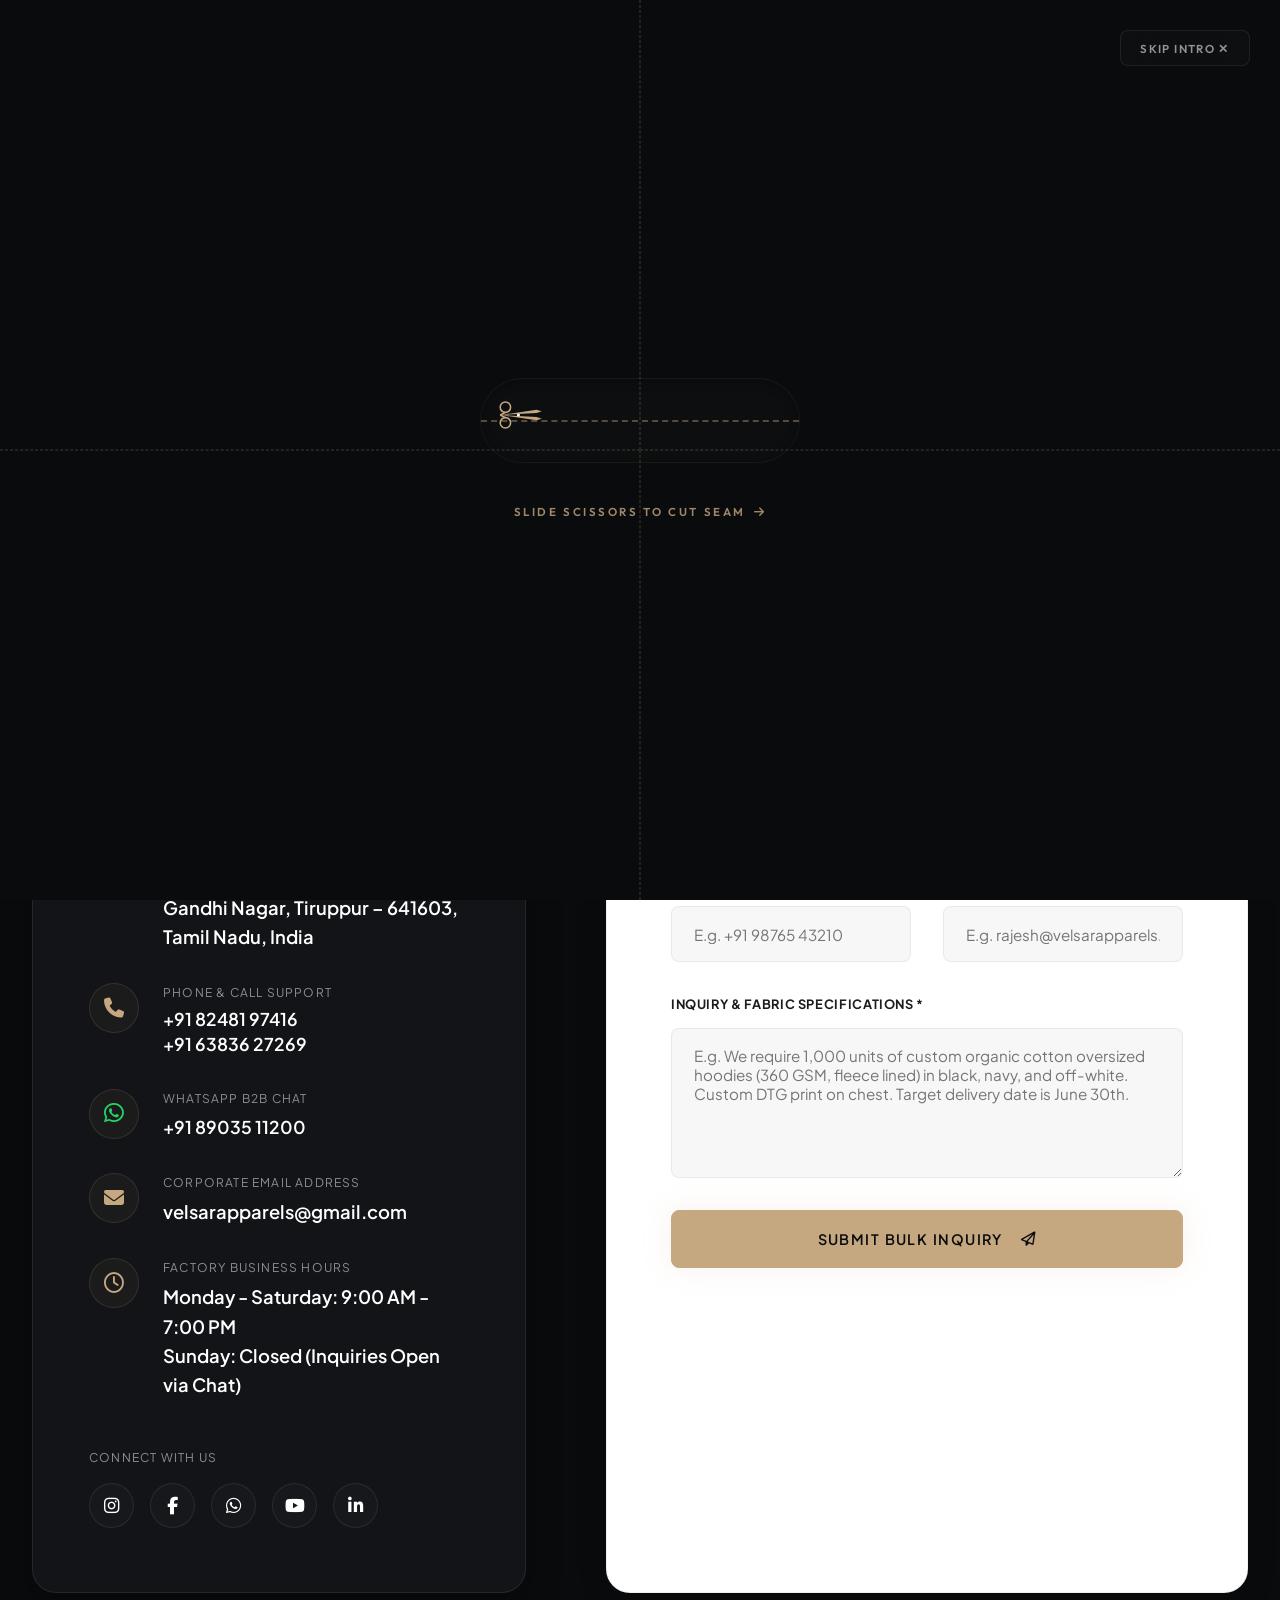
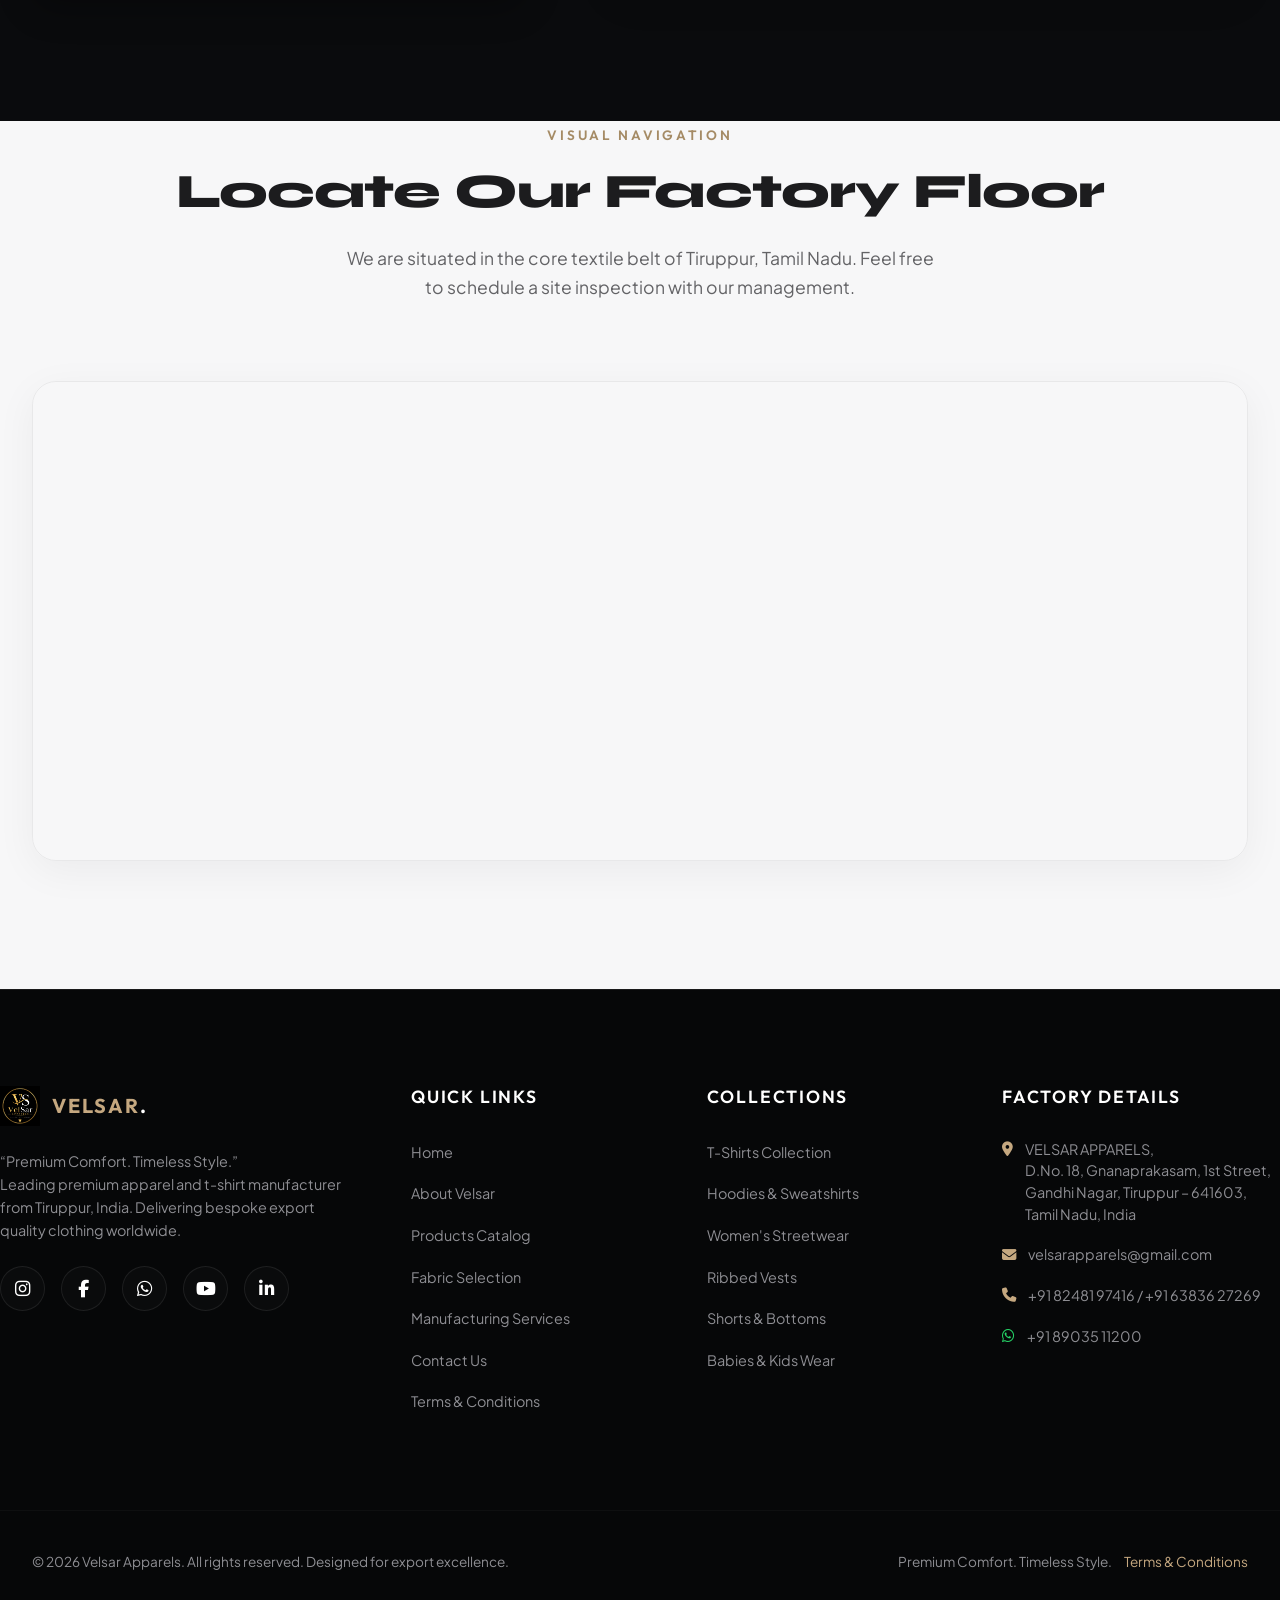
<file: contact.html>
<!DOCTYPE html>
<html lang="en">
<head>
  <meta charset="UTF-8">
  <meta name="viewport" content="width=device-width, initial-scale=1.0">
  <title>Contact Us | Velsar Apparels | Direct Factory Pricing</title>
  <!-- SEO Meta Tags -->
  <meta name="description" content="Get in touch with Velsar Apparels at Gandhi Nagar, Tiruppur, India. Inquire about custom T-shirt manufacturing, bulk apparel pricing, export logistics, and lead times. Call: +91 82481 97416 / +91 63836 27269, WhatsApp: +91 89035 11200.">
  <meta name="keywords" content="Contact Velsar Apparels, apparel factory Tiruppur, Gandhi Nagar clothing address, organic cotton clothing export, wholesale clothing Tiruppur, WhatsApp fashion bulk pricing">
  
  <!-- OpenGraph Social SEO Meta Tags -->
  <meta property="og:title" content="Contact Us | Velsar Apparels | Direct Factory Pricing">
  <meta property="og:description" content="Connect directly with Velsar Apparels based at D.No. 18, Gnanaprakasam, 1st Street, Gandhi Nagar, Tiruppur – 641603, Tamil Nadu.">
  <meta property="og:type" content="website">
  <meta property="og:url" content="https://velsarapparels.com/contact.html">
  <meta property="og:image" content="Logo.png">
  <meta property="og:site_name" content="Velsar Apparels">
  <!-- Twitter Card properties -->
  <meta name="twitter:card" content="summary_large_image">
  <meta name="twitter:title" content="Contact Us | Velsar Apparels | Direct Factory Pricing">
  <meta name="twitter:description" content="Send your bulk apparel design sheet directly to our Gandhi Nagar factory. Call: +91 82481 97416 / +91 63836 27269, WhatsApp: +91 89035 11200.">
  <meta name="twitter:image" content="Logo.png">
  
  <link rel="icon" type="image/png" href="Logo.png">
  <link rel="stylesheet" href="https://cdnjs.cloudflare.com/ajax/libs/font-awesome/6.4.0/css/all.min.css">
  <link rel="stylesheet" href="style.css">
  
  <style>
    /* Custom subpage hero styling */
    .subpage-hero {
      height: 45vh;
      background: radial-gradient(circle at center, rgba(10, 11, 13, 0.6) 0%, rgba(10, 11, 13, 0.95) 100%), url('Shoot/Back Ground 2.png') center/cover no-repeat;
      display: flex;
      align-items: center;
      justify-content: center;
      text-align: center;
      position: relative;
      border-bottom: 1px solid var(--border-glass);
      overflow: hidden;
    }
    .subpage-hero::before {
      content: '';
      position: absolute;
      bottom: 0;
      left: 0;
      width: 100%;
      height: 30%;
      background: linear-gradient(to top, var(--primary-dark) 0%, transparent 100%);
      z-index: 1;
    }
    .subpage-hero-content {
      position: relative;
      z-index: 2;
      padding-top: 5rem;
    }
    .subpage-title {
      font-size: 3.5rem;
      font-weight: 800;
      color: var(--text-white);
      text-transform: uppercase;
      margin-bottom: 0.8rem;
    }
    .subpage-subtitle {
      font-size: 1.1rem;
      color: var(--accent);
      text-transform: uppercase;
      letter-spacing: 0.15em;
      font-weight: 600;
    }
  </style>
  
  <!-- Structured Local Business Data for High Search Friendliness -->
  <script type="application/ld+json">
  {
    "@context": "https://schema.org",
    "@type": "ClothingStore",
    "name": "Velsar Apparels",
    "image": "https://velsarapparels.com/Logo.png",
    "@id": "https://velsarapparels.com/#store",
    "url": "https://velsarapparels.com",
    "telephone": "+918248197416",
    "priceRange": "$$",
    "address": {
      "@type": "PostalAddress",
      "streetAddress": "D.No. 18, Gnanaprakasam, 1st Street, Gandhi Nagar",
      "addressLocality": "Tiruppur",
      "addressRegion": "Tamil Nadu",
      "postalCode": "641603",
      "addressCountry": "IN"
    },
    "geo": {
      "@type": "GeoCoordinates",
      "latitude": 11.115169,
      "longitude": 77.323784
    },
    "openingHoursSpecification": {
      "@type": "OpeningHoursSpecification",
      "dayOfWeek": [
        "Monday",
        "Tuesday",
        "Wednesday",
        "Thursday",
        "Friday",
        "Saturday"
      ],
      "opens": "09:00",
      "closes": "19:00"
    }
  }
  </script>
</head>
<body>

  <!-- 1. PRELOADER -->
  <div id="preloader">
    <div class="preloader-panel p-top-left"></div>
    <div class="preloader-panel p-top-right"></div>
    <div class="preloader-panel p-bottom-left"></div>
    <div class="preloader-panel p-bottom-right"></div>
    <div class="preloader-content">
      <div class="scissor-loader-container">
        <div class="stitch-line"></div>
        <div class="scissor-wrapper">
          <svg class="loader-scissor-svg" viewBox="0 0 100 100" width="80" height="80">
            <g class="scissor-group">
              <!-- Top Blade with loop -->
              <g class="blade-top">
                <path d="M 10 50 L 80 40 L 90 43 L 80 46 Z" fill="var(--accent)" />
                <circle cx="20" cy="65" r="10" stroke="var(--accent)" stroke-width="3" fill="none" />
                <path d="M 20 55 L 10 50" stroke="var(--accent)" stroke-width="3" />
              </g>
              <!-- Bottom Blade with loop -->
              <g class="blade-bottom">
                <path d="M 10 50 L 80 60 L 90 57 L 80 54 Z" fill="var(--accent)" />
                <circle cx="20" cy="35" r="10" stroke="var(--accent)" stroke-width="3" fill="none" />
                <path d="M 20 45 L 10 50" stroke="var(--accent)" stroke-width="3" />
              </g>
              <!-- Joint screw -->
              <circle cx="45" cy="50" r="3" fill="#fff" />
            </g>
          </svg>
        </div>
      </div>
      <div class="loader-text">Velsar Apparels</div>
    </div>
  </div>

  <!-- 2. NAVBAR -->
  <header class="header">
    <div class="container navbar">
      <a href="index.html" class="logo-container" id="nav-logo-link">
        <img class="logo-img" src="Logo.png" alt="Velsar Apparels Logo">
        <span class="logo-text">VELSAR<span>.</span></span>
      </a>
      
      <nav class="nav-menu" id="navigation-drawer">
        <a href="index.html" class="nav-link">Home</a>
        <a href="about.html" class="nav-link">About</a>
        <a href="products.html" class="nav-link">Products</a>
        <a href="fabric.html" class="nav-link">Fabric</a>
        <a href="services.html" class="nav-link">Services</a>
        <a href="contact.html" class="nav-link">Contact</a>
        <div class="nav-cta">
          <a href="contact.html" class="btn btn-primary">Get Estimate</a>
        </div>
      </nav>
      
      <button class="hamburger" aria-label="Toggle Navigation menu" id="hamburger-menu-btn">
        <span></span>
        <span></span>
        <span></span>
      </button>
    </div>
  </header>

  <!-- 3. CONTACT HERO -->
  <section class="subpage-hero" id="contact-hero">
    <div class="subpage-hero-content reveal">
      <span class="subpage-subtitle">Get In Touch</span>
      <h1 class="subpage-title">Direct Factory Inquiry</h1>
    </div>
  </section>

  <!-- 4. CONTACT DETAILS & FORM SECTION -->
  <section class="section-padding" id="contact-form-section">
    <div class="container">
      <div class="contact-grid">
        
        <!-- Left Column: Premium Contact Details Card -->
        <div class="contact-info-card reveal">
          <div>
            <span class="section-subtitle" style="color: var(--accent-light);">Operational Details</span>
            <h2 style="color: var(--text-white); font-family: var(--font-headings); font-weight: 700; font-size: 2.2rem; margin-top: 0.5rem;">Corporate Headquarters</h2>
          </div>
          
          <div style="display: flex; flex-direction: column; gap: 2rem;">
            
            <!-- Address -->
            <div class="contact-detail-item">
              <div class="contact-detail-icon"><i class="fas fa-location-dot"></i></div>
              <div>
                <div class="contact-detail-label">Factory Address</div>
                <div class="contact-detail-value">
                  VELSAR APPARELS,<br>
                  D.No. 18, Gnanaprakasam, 1st Street,<br>
                  Gandhi Nagar, Tiruppur – 641603,<br>
                  Tamil Nadu, India
                </div>
              </div>
            </div>
            
            <!-- Phone Calls -->
             <div class="contact-detail-item">
               <div class="contact-detail-icon"><i class="fas fa-phone"></i></div>
               <div>
                 <div class="contact-detail-label">Phone & Call Support</div>
                 <div class="contact-detail-value" style="font-size: 1.1rem; line-height: 1.4;">
                   +91 82481 97416<br>
                   +91 63836 27269
                 </div>
               </div>
             </div>
             
             <!-- WhatsApp B2B Chat -->
             <div class="contact-detail-item">
               <div class="contact-detail-icon"><i class="fab fa-whatsapp" style="color: #25d366; font-size: 1.4rem;"></i></div>
               <div>
                 <div class="contact-detail-label">WhatsApp B2B Chat</div>
                 <div class="contact-detail-value" style="font-size: 1.1rem;">
                   <a href="https://wa.me/918903511200?text=Hello%20Velsar%20Apparels%2C%20I%20would%20like%20to%20inquire%20about%20placing%20a%20bulk%20custom%20order%20for%20our%20clothing%20brand.%20Please%20share%20your%20latest%20fabric%20color%20card%20and%20pricing%20details." target="_blank" style="color: inherit; text-decoration: none;">+91 89035 11200</a>
                 </div>
               </div>
             </div>
            
            <!-- Email -->
            <div class="contact-detail-item">
              <div class="contact-detail-icon"><i class="fas fa-envelope"></i></div>
              <div>
                <div class="contact-detail-label">Corporate Email Address</div>
                <div class="contact-detail-value" style="word-break: break-all;">
                  velsarapparels@gmail.com
                </div>
              </div>
            </div>
            
            <!-- Business Hours -->
            <div class="contact-detail-item">
              <div class="contact-detail-icon"><i class="far fa-clock"></i></div>
              <div>
                <div class="contact-detail-label">Factory Business Hours</div>
                <div class="contact-detail-value">
                  Monday - Saturday: 9:00 AM - 7:00 PM<br>
                  Sunday: Closed (Inquiries Open via Chat)
                </div>
              </div>
            </div>
            
          </div>
          
          <!-- Connect Social Media Icons -->
          <div>
            <div class="contact-detail-label" style="margin-bottom: 1rem;">Connect with us</div>
            <div class="social-links">
              <a class="social-icon" href="https://instagram.com" target="_blank" aria-label="Instagram profile"><i class="fab fa-instagram"></i></a>
              <a class="social-icon" href="https://facebook.com" target="_blank" aria-label="Facebook page"><i class="fab fa-facebook-f"></i></a>
              <a class="social-icon" href="https://wa.me/918903511200?text=Hello%20Velsar%20Apparels%2C%20I%20would%20like%20to%20inquire%20about%20placing%20a%20bulk%20custom%20order%20for%20our%20clothing%20brand.%20Please%20share%20your%20latest%20fabric%20color%20card%20and%20pricing%20details." target="_blank" aria-label="WhatsApp chat"><i class="fab fa-whatsapp"></i></a>
              <a class="social-icon" href="https://youtube.com" target="_blank" aria-label="YouTube channel"><i class="fab fa-youtube"></i></a>
              <a class="social-icon" href="https://linkedin.com" target="_blank" aria-label="LinkedIn page"><i class="fab fa-linkedin-in"></i></a>
            </div>
          </div>
        </div>
        
        <!-- Right Column: Styled Glass/White Contrast Form -->
        <div class="contact-form-card reveal reveal-delay-2">
          <h3>Send Us a Message</h3>
          <p>Provide your fabric specifications and design layouts to receive accurate direct-factory bulk price calculations within 24 hours.</p>
          
          <form id="velsar-contact-form">
            <div class="form-grid">
              
              <!-- Name -->
              <div class="form-group">
                <label class="form-label" for="form-name">Your Full Name *</label>
                <input class="form-input" type="text" id="form-name" placeholder="E.g. Rajesh Kumar" required>
              </div>
              
              <!-- Company Name -->
              <div class="form-group">
                <label class="form-label" for="form-company">Company / Brand Name</label>
                <input class="form-input" type="text" id="form-company" placeholder="E.g. Velsar Apparel India Pvt Ltd">
              </div>
              
              <!-- Phone -->
              <div class="form-group">
                <label class="form-label" for="form-phone">Phone / WhatsApp Number *</label>
                <input class="form-input" type="tel" id="form-phone" placeholder="E.g. +91 98765 43210" required>
              </div>
              
              <!-- Email -->
              <div class="form-group">
                <label class="form-label" for="form-email">Email Address *</label>
                <input class="form-input" type="email" id="form-email" placeholder="E.g. rajesh@velsarapparels.com" required>
              </div>
              
              <!-- Message (Full width) -->
              <div class="form-group form-full-width">
                <label class="form-label" for="form-msg">Inquiry & Fabric Specifications *</label>
                <textarea class="form-input" id="form-msg" placeholder="E.g. We require 1,000 units of custom organic cotton oversized hoodies (360 GSM, fleece lined) in black, navy, and off-white. Custom DTG print on chest. Target delivery date is June 30th." required></textarea>
              </div>
              
              <!-- Submit (Full width) -->
              <div class="form-full-width">
                <button class="btn btn-primary" type="submit" style="width: 100%; padding: 1.2rem;">
                  Submit Bulk Inquiry <i class="far fa-paper-plane" style="margin-left: 8px;"></i>
                </button>
              </div>
              
            </div>
          </form>
        </div>
        
      </div>
    </div>
  </section>

  <!-- 5. GOOGLE MAP EMBED SECTION -->
  <section class="section-padding bg-light-section" style="padding-top: 0;" id="map-section">
    <div class="container">
      
      <div class="section-title-wrapper reveal">
        <span class="section-subtitle" style="color: var(--accent-dark);">Visual Navigation</span>
        <h2 class="section-title" style="color: var(--text-dark);">Locate Our Factory Floor</h2>
        <p class="section-desc" style="color: var(--text-dark-muted);">We are situated in the core textile belt of Tiruppur, Tamil Nadu. Feel free to schedule a site inspection with our management.</p>
      </div>
      
      <!-- Styled Map iframe container -->
      <div class="map-container reveal">
        <iframe 
          title="Velsar Apparels Tiruppur Factory Google Map"
          src="https://www.google.com/maps?q=11.115169,77.323784&z=17&output=embed" 
          width="100%" 
          height="100%" 
          style="border:0;" 
          allowfullscreen="" 
          loading="lazy" 
          referrerpolicy="no-referrer-when-downgrade">
        </iframe>
      </div>
      
    </div>
  </section>

  <!-- 6. SHARED FOOTER -->
  <footer class="footer">
    <div class="container footer-top">
      <div class="footer-grid">
        
        <!-- Col 1: Brand Info -->
        <div class="footer-about">
          <a href="index.html" class="footer-logo-container">
            <img class="footer-logo-img" src="Logo.png" alt="Velsar Footer Logo">
            <span class="footer-logo-text">VELSAR<span>.</span></span>
          </a>
          <p class="footer-desc">
            “Premium Comfort. Timeless Style.”<br>
            Leading premium apparel and t-shirt manufacturer from Tiruppur, India. Delivering bespoke export quality clothing worldwide.
          </p>
          <div class="social-links">
            <a class="social-icon" href="https://instagram.com" target="_blank" aria-label="Instagram profile"><i class="fab fa-instagram"></i></a>
            <a class="social-icon" href="https://facebook.com" target="_blank" aria-label="Facebook page"><i class="fab fa-facebook-f"></i></a>
            <a class="social-icon" href="https://wa.me/918903511200?text=Hello%20Velsar%20Apparels%2C%20I%20would%20like%20to%20inquire%20about%20placing%20a%20bulk%20custom%20order%20for%20our%20clothing%20brand.%20Please%20share%20your%20latest%20fabric%20color%20card%20and%20pricing%20details." target="_blank" aria-label="WhatsApp chat"><i class="fab fa-whatsapp"></i></a>
            <a class="social-icon" href="https://youtube.com" target="_blank" aria-label="YouTube channel"><i class="fab fa-youtube"></i></a>
            <a class="social-icon" href="https://linkedin.com" target="_blank" aria-label="LinkedIn page"><i class="fab fa-linkedin-in"></i></a>
          </div>
        </div>
        
        <!-- Col 2: Navigation Links -->
        <div>
          <h4 class="footer-title">Quick Links</h4>
          <ul class="footer-links">
            <li><a href="index.html" class="footer-link">Home</a></li>
            <li><a href="about.html" class="footer-link">About Velsar</a></li>
            <li><a href="products.html" class="footer-link">Products Catalog</a></li>
            <li><a href="fabric.html" class="footer-link">Fabric Selection</a></li>
            <li><a href="services.html" class="footer-link">Manufacturing Services</a></li>
            <li><a href="contact.html" class="footer-link">Contact Us</a></li>
            <li><a href="terms.html" class="footer-link">Terms & Conditions</a></li>
          </ul>
        </div>
        
        <!-- Col 3: Collections links -->
        <div>
          <h4 class="footer-title">Collections</h4>
          <ul class="footer-links">
            <li><a href="products.html?cat=t-shirts" class="footer-link">T-Shirts Collection</a></li>
            <li><a href="products.html?cat=hoodies" class="footer-link">Hoodies & Sweatshirts</a></li>
            <li><a href="products.html?cat=women" class="footer-link">Women's Streetwear</a></li>
            <li><a href="products.html?cat=vest" class="footer-link">Ribbed Vests</a></li>
            <li><a href="products.html?cat=bottoms" class="footer-link">Shorts & Bottoms</a></li>
            <li><a href="products.html?cat=babies" class="footer-link">Babies & Kids Wear</a></li>
          </ul>
        </div>
        
        <!-- Col 4: Contact details -->
        <div>
          <h4 class="footer-title">Factory Details</h4>
          <div class="footer-contact-item">
            <i class="fas fa-location-dot"></i>
            <span>VELSAR APPARELS,<br>D.No. 18, Gnanaprakasam, 1st Street,<br>Gandhi Nagar, Tiruppur – 641603,<br>Tamil Nadu, India</span>
          </div>
          <div class="footer-contact-item">
            <i class="fas fa-envelope"></i>
            <a href="mailto:velsarapparels@gmail.com" style="color: inherit; word-break: break-all;">velsarapparels@gmail.com</a>
          </div>
          <div class="footer-contact-item">
            <i class="fas fa-phone"></i>
            <span>+91 82481 97416 / +91 63836 27269</span>
          </div>
          <div class="footer-contact-item">
            <i class="fab fa-whatsapp" style="color: #25d366;"></i>
            <a href="https://wa.me/918903511200?text=Hello%20Velsar%20Apparels%2C%20I%20would%20like%20to%20inquire%20about%20placing%20a%20bulk%20custom%20order%20for%20our%20clothing%20brand.%20Please%20share%20your%20latest%20fabric%20color%20card%20and%20pricing%20details." target="_blank" style="color: inherit; text-decoration: none;">+91 89035 11200</a>
          </div>
        </div>
        
      </div>
    </div>
    
    <div class="footer-bottom">
      <div class="container footer-bottom-flex">
        <p>&copy; 2026 Velsar Apparels. All rights reserved. Designed for export excellence.</p>
        <p>Premium Comfort. Timeless Style. <a href="terms.html" style="color: var(--accent); margin-left: 10px; text-decoration: none;">Terms & Conditions</a></p>
      </div>
    </div>
  </footer>

  <!-- 8. SCROLL-TO-TOP -->
  <a class="scroll-top-btn" href="#top" aria-label="Scroll back to top" id="scroll-to-top-button">
    <i class="fas fa-chevron-up"></i>
  </a>

  <!-- Floating WhatsApp Chat Widget -->
  <a href="https://wa.me/918903511200?text=Hello%20Velsar%20Apparels%2C%20I%20would%20like%20to%20inquire%20about%20placing%20a%20bulk%20custom%20order%20for%20our%20clothing%20brand.%20Please%20share%20your%20latest%20fabric%20color%20card%20and%20pricing%20details." class="whatsapp-floating-widget" target="_blank" aria-label="Post Your Order via WhatsApp">
    <div class="whatsapp-widget-content">
      <span class="whatsapp-widget-text">Post Your Order</span>
      <div class="whatsapp-widget-icon-wrapper">
        <i class="fab fa-whatsapp"></i>
      </div>
    </div>
  </a>

  <script src="main.js"></script>
</body>
</html>
</file>
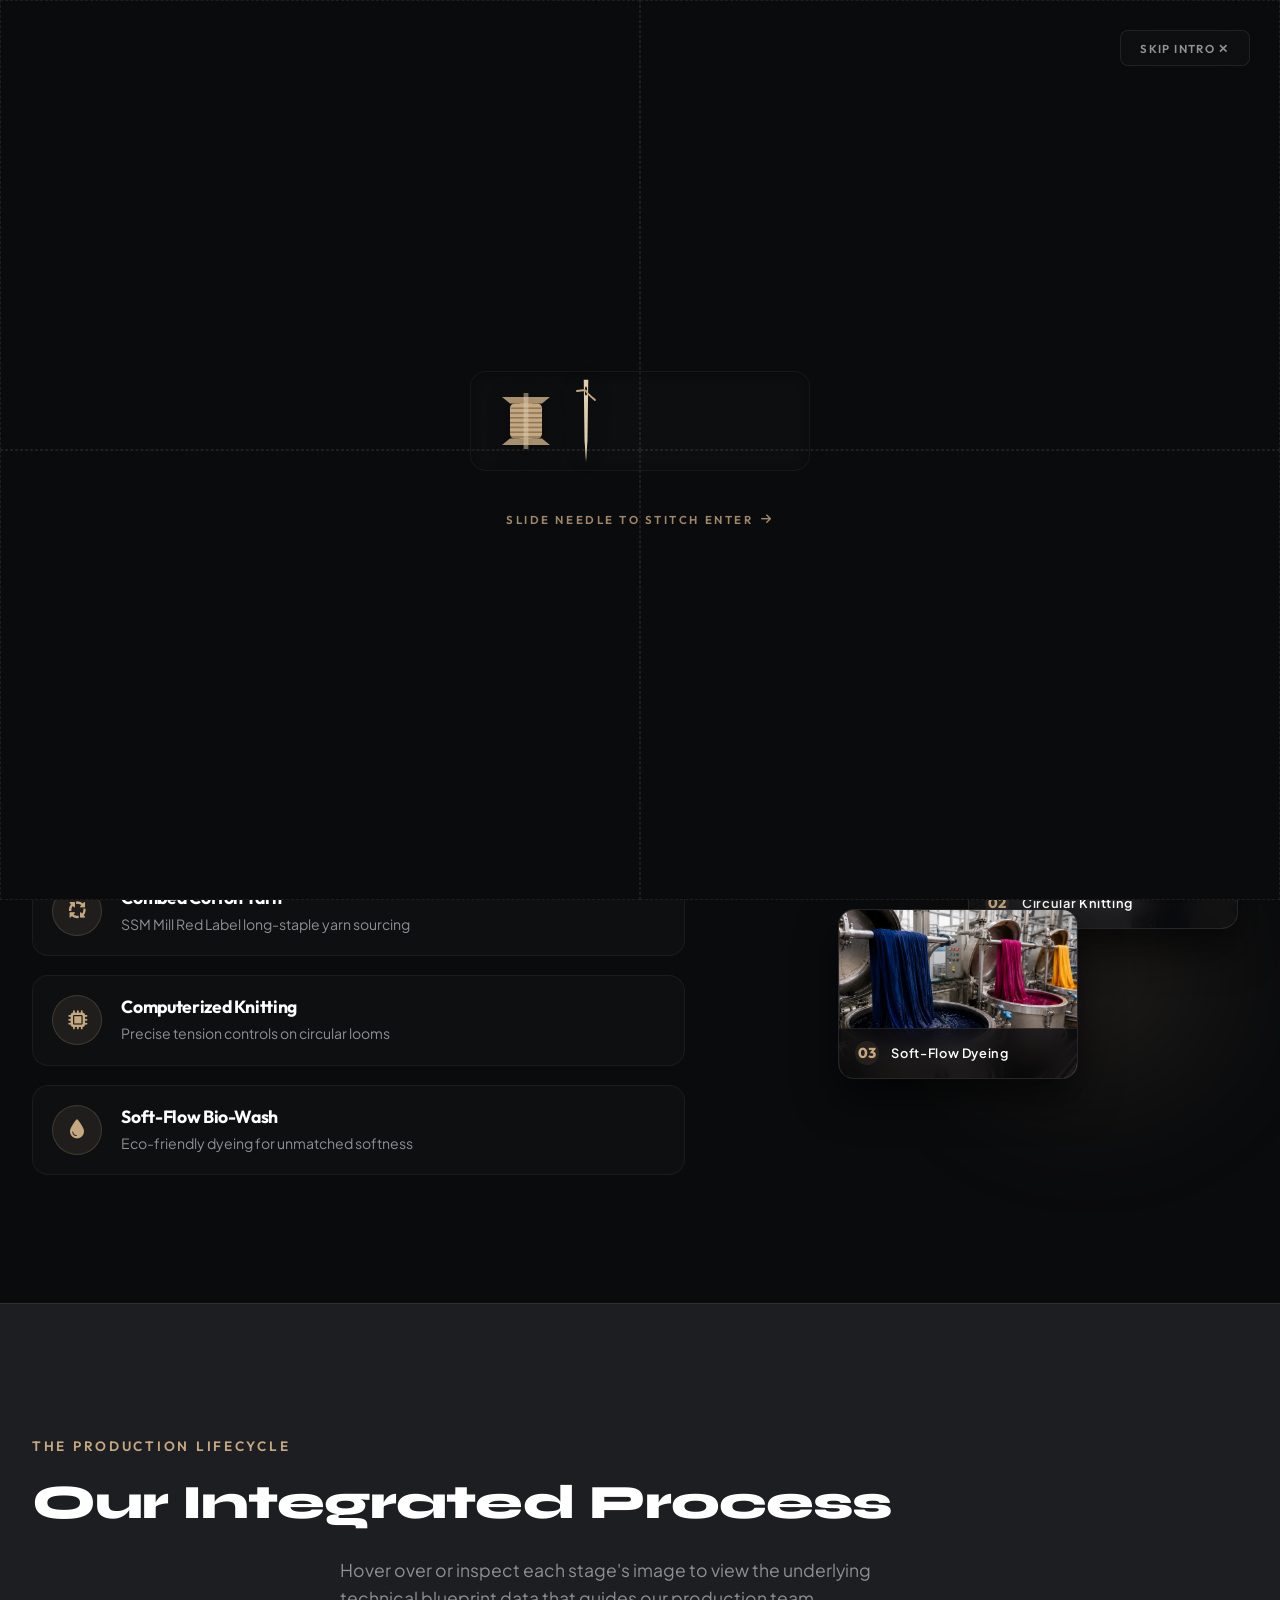
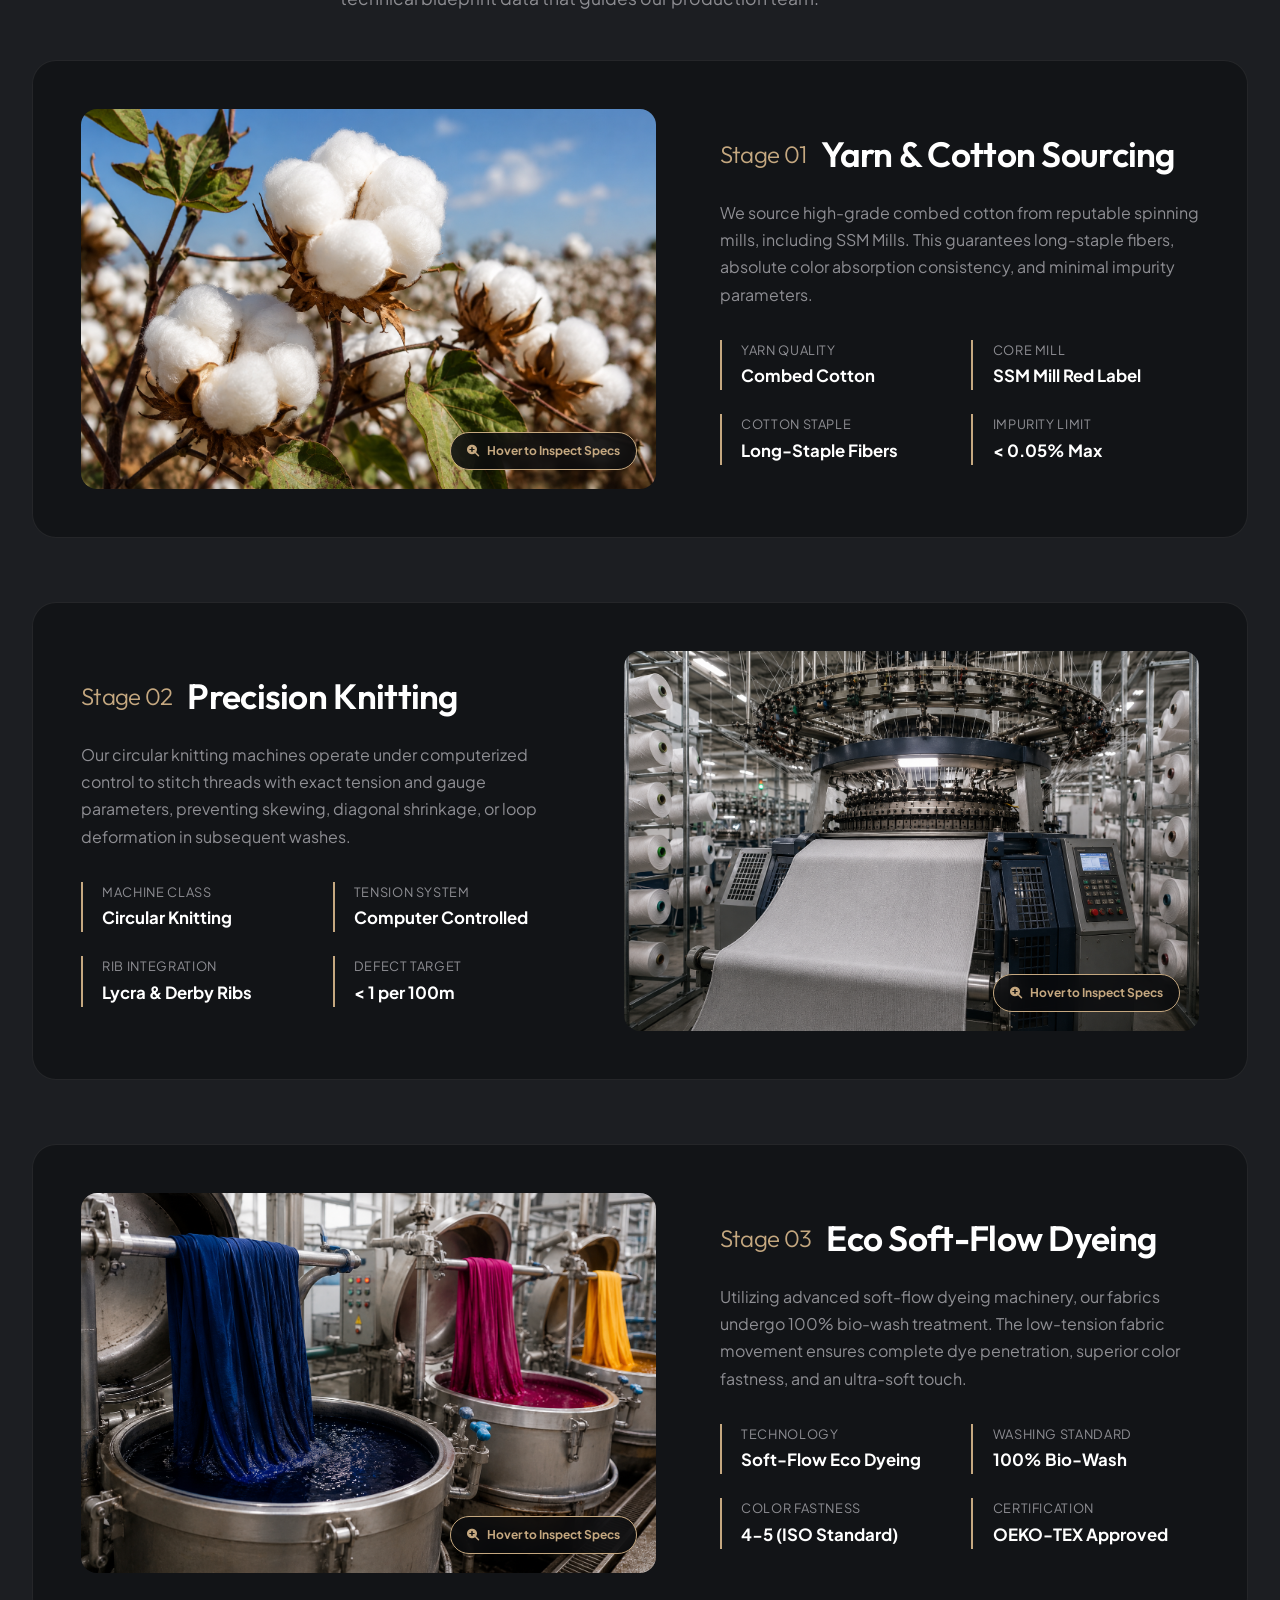
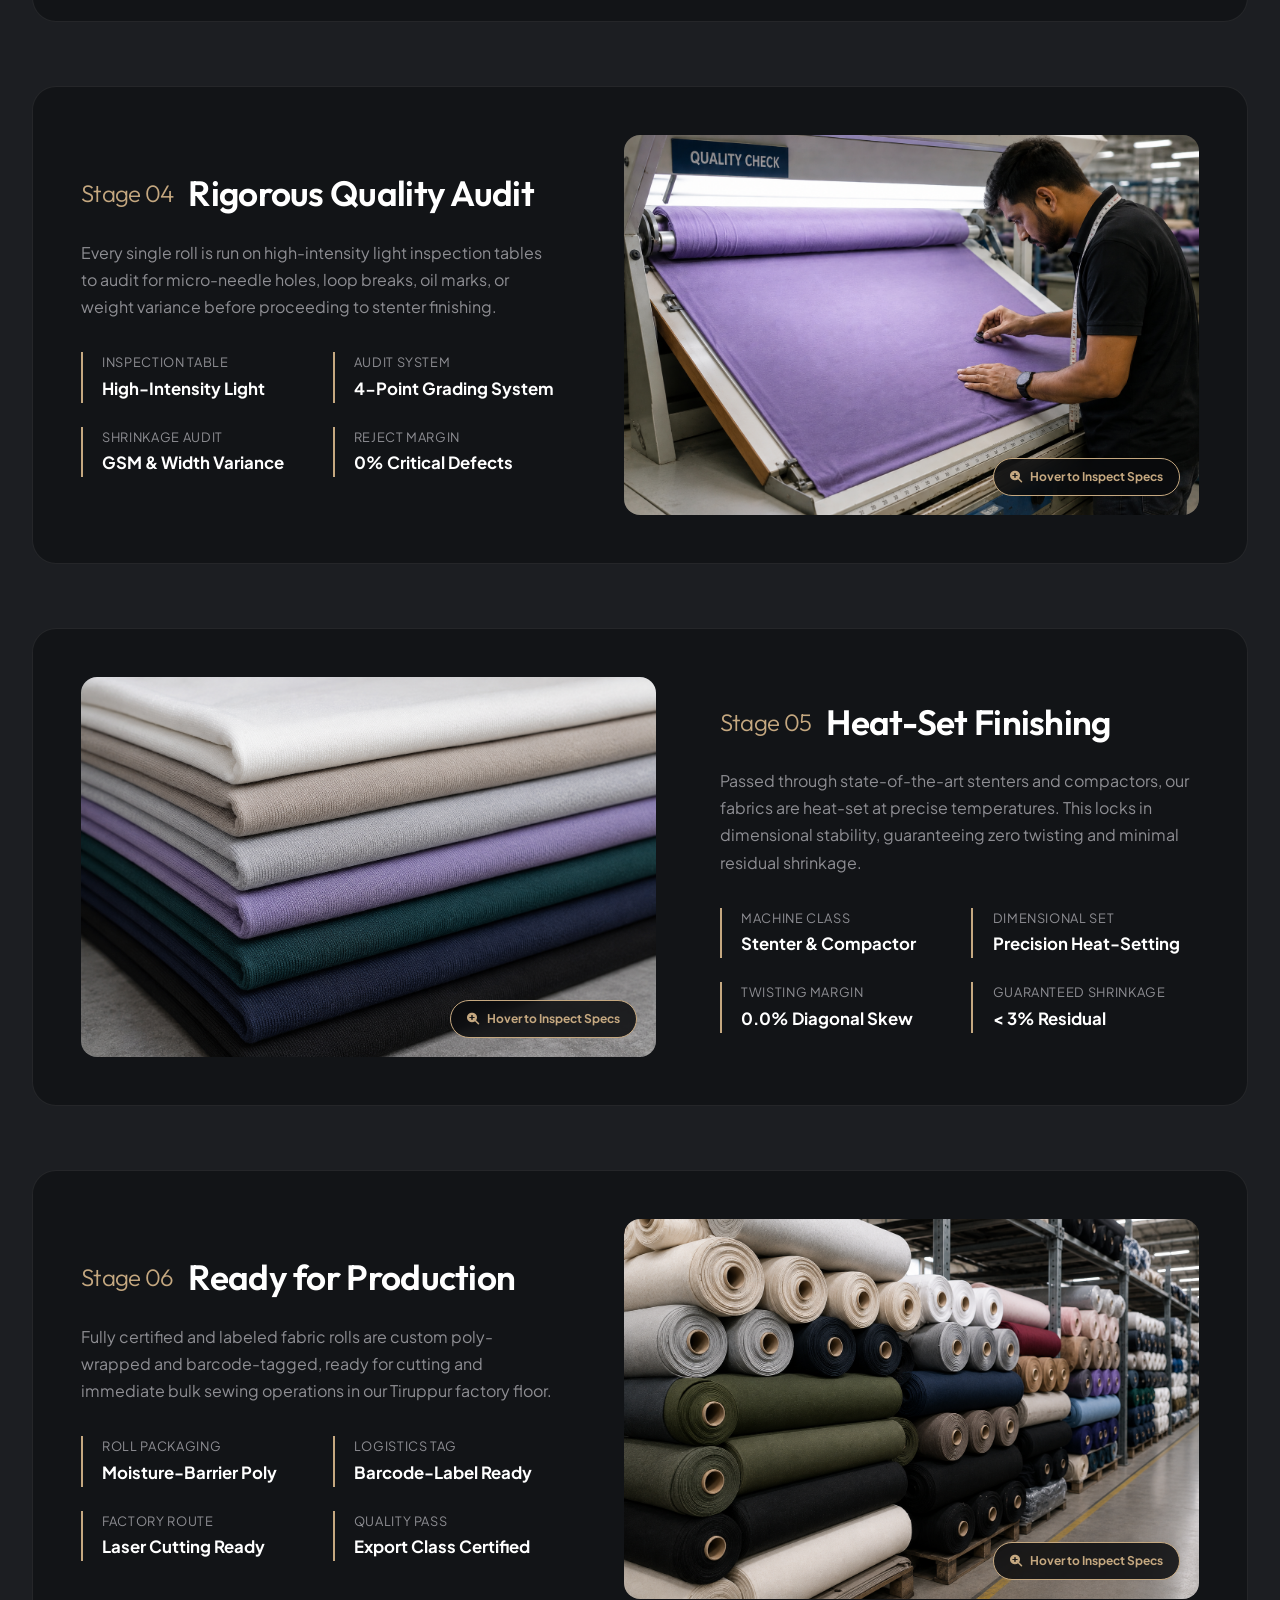
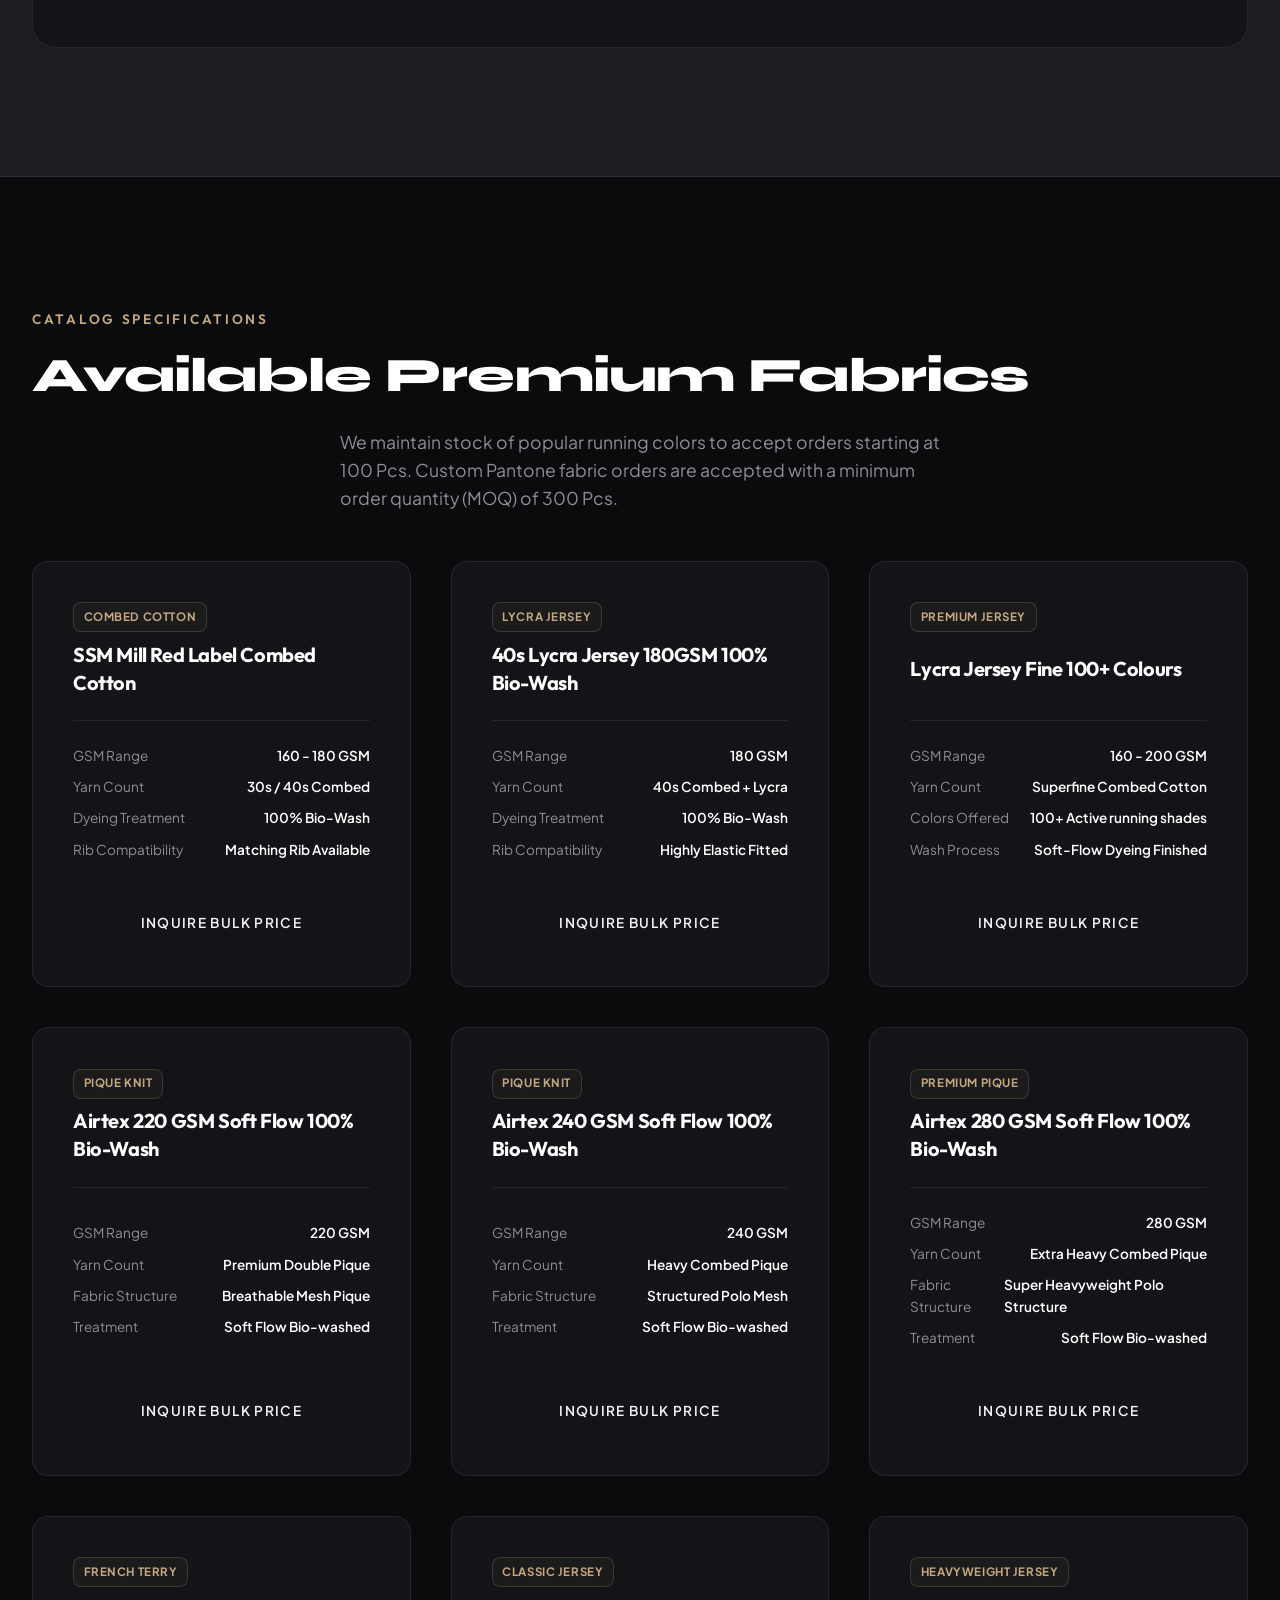
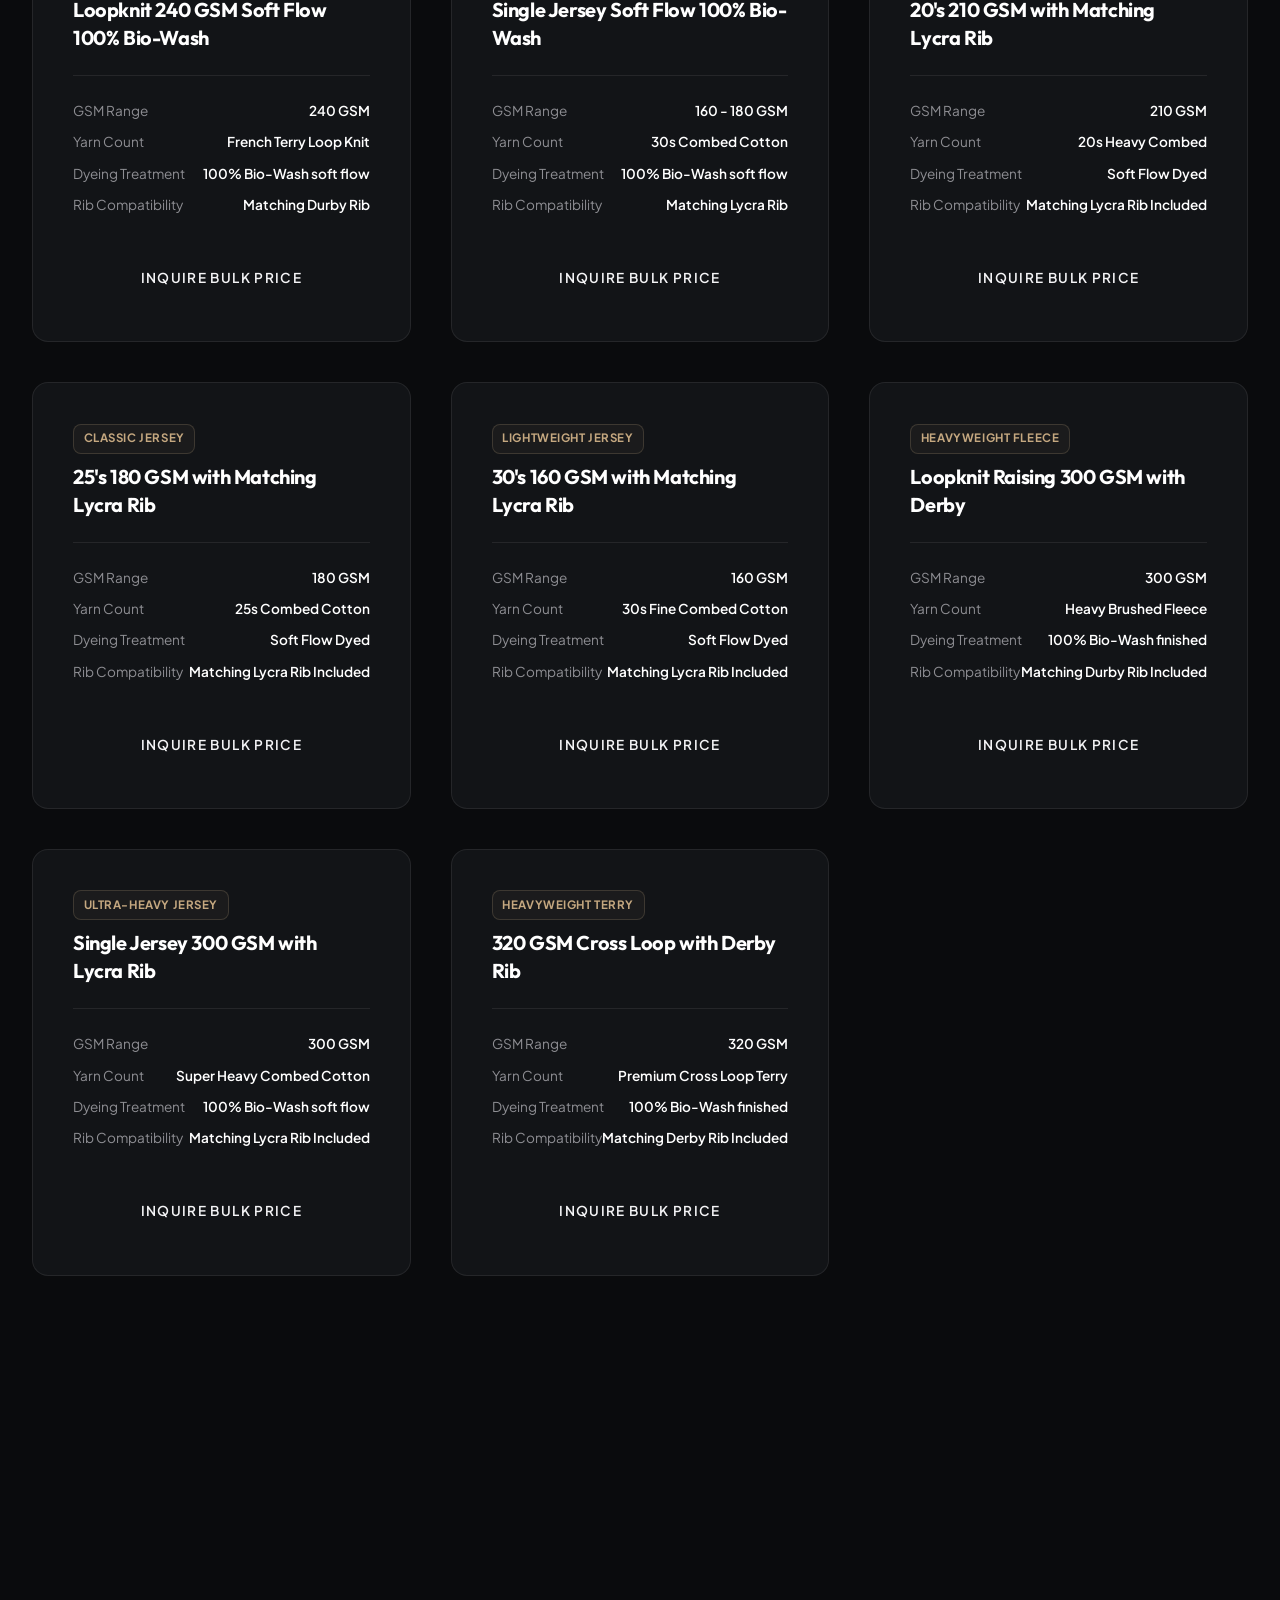
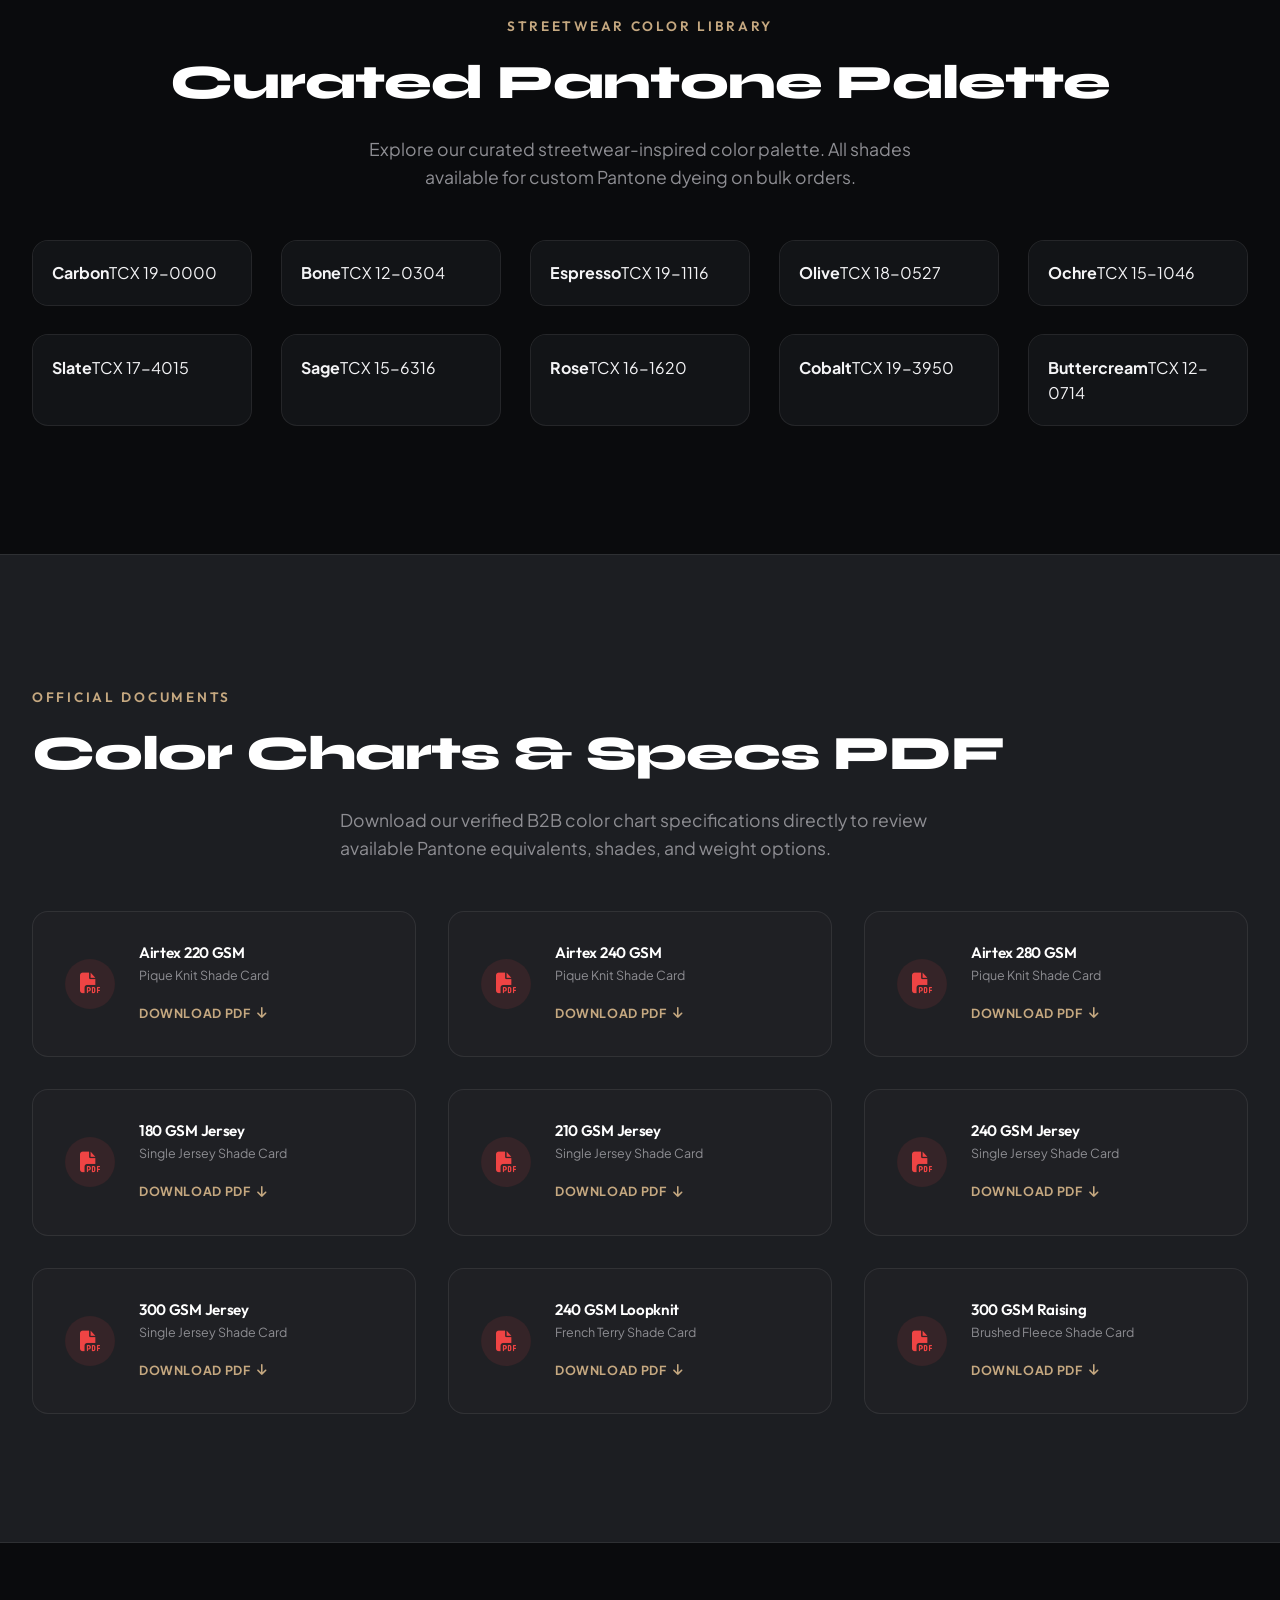
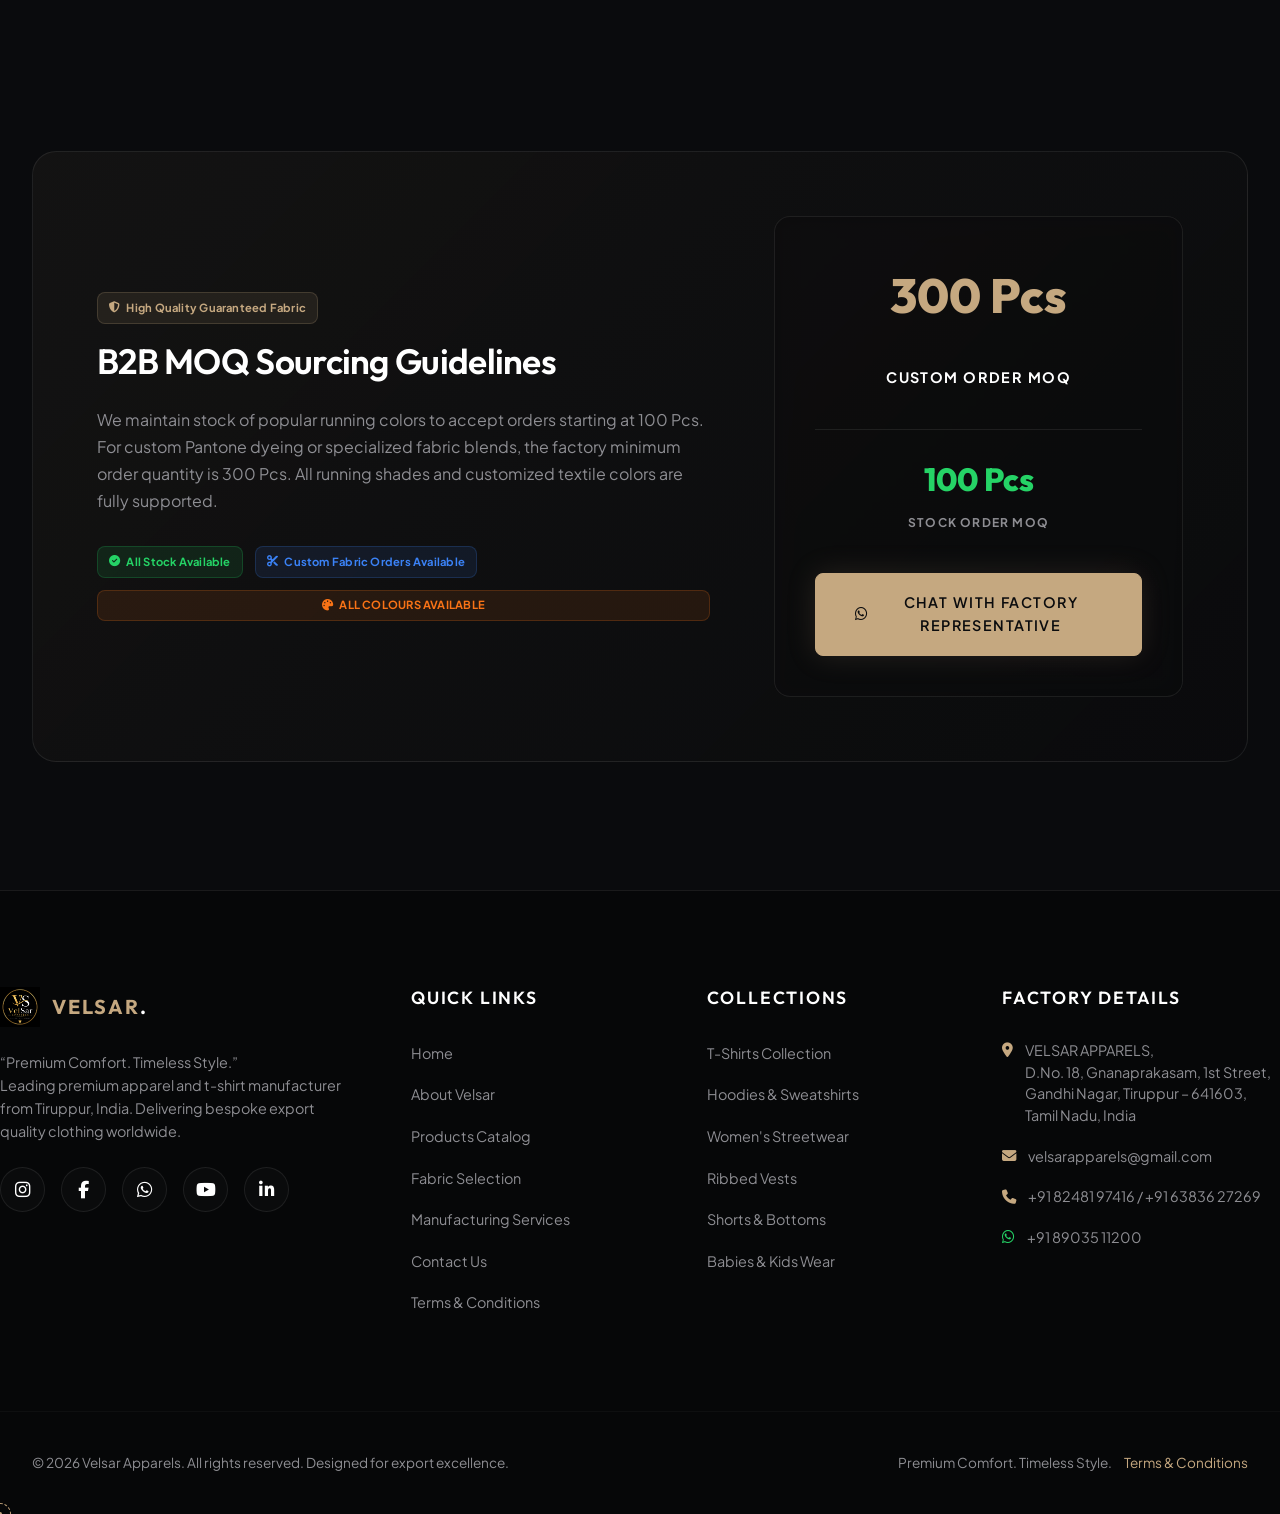
<file: fabric.html>
<!DOCTYPE html>
<html lang="en">
<head>
  <meta charset="UTF-8">
  <meta name="viewport" content="width=device-width, initial-scale=1.0">
  <title>Fabric Selection & Textile Process | Velsar Apparels | Tiruppur</title>
  <!-- SEO Meta Tags -->
  <meta name="description" content="Explore Velsar Apparels' premium fabric sourcing catalog and 6-stage textile manufacturing journey in Tiruppur, India. Combed cotton, Lycra jersey, loopknits, and Airtex specifications with downloadable color charts.">
  <meta name="keywords" content="apparel fabrics Tiruppur, SSM Mill Red Label, Lycra Jersey 180GSM, Airtex 240GSM, Loopknit Soft Flow, custom fabric orders, clothing manufacturers India, bulk garment sourcing Tiruppur, Gandhi Nagar clothing factory">
  
  <!-- OpenGraph Social SEO Meta Tags -->
  <meta property="og:title" content="Fabric Selection & Textile Process | Velsar Apparels | Tiruppur">
  <meta property="og:description" content="Explore Velsar Apparels premium fabric catalog and state-of-the-art export manufacturing infrastructure located at Gandhi Nagar, Tiruppur, Tamil Nadu.">
  <meta property="og:type" content="website">
  <meta property="og:url" content="https://velsarapparels.com/fabric.html">
  <meta property="og:image" content="Logo.png">
  <meta property="og:site_name" content="Velsar Apparels">
  
  <!-- Twitter Card properties -->
  <meta name="twitter:card" content="summary_large_image">
  <meta name="twitter:title" content="Fabric Selection & Textile Process | Velsar Apparels | Tiruppur">
  <meta name="twitter:description" content="Learn about Velsar Apparels 6-stage integrated fabric check processes, loopknit raising, and export logistics from Tiruppur, Tamil Nadu.">
  <meta name="twitter:image" content="Logo.png">
  
  <link rel="icon" type="image/png" href="Logo.png">
  <link rel="stylesheet" href="https://cdnjs.cloudflare.com/ajax/libs/font-awesome/6.4.0/css/all.min.css">
  <link rel="stylesheet" href="style.css">
  
  <style>
    /* Custom subpage hero styling */
    .subpage-hero {
      height: 45vh;
      background: radial-gradient(circle at center, rgba(10, 11, 13, 0.6) 0%, rgba(10, 11, 13, 0.95) 100%), url('Shoot/Back Ground 2.png') center/cover no-repeat;
      display: flex;
      align-items: center;
      justify-content: center;
      text-align: center;
      position: relative;
      border-bottom: 1px solid var(--border-glass);
      overflow: hidden;
    }
    .subpage-hero::before {
      content: '';
      position: absolute;
      bottom: 0;
      left: 0;
      width: 100%;
      height: 30%;
      background: linear-gradient(to top, var(--primary-dark) 0%, transparent 100%);
      z-index: 1;
    }
    .subpage-hero-content {
      position: relative;
      z-index: 2;
      padding-top: 5rem;
    }
    .subpage-title {
      font-size: 3.5rem;
      font-weight: 800;
      color: var(--text-white);
      text-transform: uppercase;
      margin-bottom: 0.8rem;
    }
    .subpage-subtitle {
      font-size: 1.1rem;
      color: var(--accent);
      text-transform: uppercase;
      letter-spacing: 0.15em;
      font-weight: 600;
    }

    /* Split Introduction layout */
    .intro-split-grid {
      display: grid;
      grid-template-columns: 1.15fr 0.85fr;
      gap: 5rem;
      align-items: center;
    }
    
    @media (max-width: 991px) {
      .intro-split-grid {
        grid-template-columns: 1fr;
        gap: 4rem;
      }
    }
    
    .intro-split-content {
      display: flex;
      flex-direction: column;
      align-items: flex-start;
    }
    
    .intro-features-list {
      display: flex;
      flex-direction: column;
      gap: 1.2rem;
      width: 100%;
      margin-top: 1rem;
    }
    
    .intro-feature-badge {
      display: flex;
      align-items: center;
      gap: 1.2rem;
      background: rgba(255, 255, 255, 0.02);
      border: 1px solid rgba(255, 255, 255, 0.05);
      border-radius: var(--border-radius-md);
      padding: 1.2rem;
      transition: all 0.4s cubic-bezier(0.165, 0.84, 0.44, 1);
    }
    
    .intro-feature-badge:hover {
      background: rgba(255, 255, 255, 0.05);
      border-color: var(--accent);
      transform: translateX(10px);
      box-shadow: 0 10px 30px rgba(0, 0, 0, 0.3);
    }
    
    .badge-icon {
      width: 50px;
      height: 50px;
      border-radius: 50%;
      background: rgba(197, 168, 128, 0.1);
      border: 1px solid rgba(197, 168, 128, 0.2);
      display: flex;
      align-items: center;
      justify-content: center;
      font-size: 1.2rem;
      color: var(--accent);
      flex-shrink: 0;
      transition: all 0.4s ease;
    }
    
    .intro-feature-badge:hover .badge-icon {
      background: var(--accent);
      color: var(--primary-dark);
      transform: rotate(360deg);
    }
    
    .badge-text h4 {
      font-family: var(--font-headings);
      color: var(--text-white);
      font-size: 1.1rem;
      margin: 0 0 0.3rem 0;
      font-weight: 700;
    }
    
    .badge-text p {
      color: var(--text-muted);
      font-size: 0.88rem;
      margin: 0;
    }
    
    /* Animated Collage Styles */
    .collage-container {
      position: relative;
      height: 500px;
      width: 100%;
      display: flex;
      align-items: center;
      justify-content: center;
    }
    
    @media (max-width: 991px) {
      .collage-container {
        height: 420px;
        max-width: 550px;
        margin: 0 auto;
      }
    }
    
    .collage-card {
      position: absolute;
      border-radius: var(--border-radius-md);
      overflow: hidden;
      border: 1px solid rgba(255, 255, 255, 0.08);
      background: var(--secondary-dark);
      box-shadow: 0 20px 40px rgba(0, 0, 0, 0.6);
      transition: all 0.6s cubic-bezier(0.165, 0.84, 0.44, 1);
      cursor: pointer;
    }
    
    .collage-card img {
      width: 100%;
      height: 100%;
      object-fit: cover;
      transition: transform 0.8s ease;
    }
    
    .collage-card:hover img {
      transform: scale(1.1);
    }
    
    /* Absolute Positioning & Sizes */
    .card-cotton {
      width: 250px;
      height: 180px;
      left: 5%;
      top: 5%;
      z-index: 10;
      animation: float-cotton 8s ease-in-out infinite alternate;
    }
    
    .card-knitting {
      width: 270px;
      height: 200px;
      right: 2%;
      top: 25%;
      z-index: 8;
      animation: float-knitting 10s ease-in-out infinite alternate;
    }
    
    .card-dyeing {
      width: 240px;
      height: 170px;
      left: 15%;
      bottom: 5%;
      z-index: 12;
      animation: float-dyeing 7s ease-in-out infinite alternate;
    }
    
    @media (max-width: 575px) {
      .card-cotton { width: 170px; height: 120px; left: 2%; }
      .card-knitting { width: 195px; height: 140px; right: 0%; }
      .card-dyeing { width: 160px; height: 120px; left: 10%; }
    }
    
    /* Interactive Hover layering */
    .collage-card:hover {
      z-index: 20;
      transform: translateY(-15px) scale(1.05);
      border-color: var(--accent);
      box-shadow: 0 30px 60px rgba(197, 168, 128, 0.25);
    }
    
    /* Glassmorphism Tags */
    .collage-card-tag {
      position: absolute;
      bottom: 0;
      left: 0;
      width: 100%;
      padding: 0.8rem 1rem;
      background: rgba(10, 11, 13, 0.8);
      backdrop-filter: blur(10px);
      border-top: 1px solid rgba(255, 255, 255, 0.08);
      display: flex;
      align-items: center;
      gap: 0.8rem;
    }
    
    .tag-num {
      font-family: var(--font-headings);
      font-size: 0.9rem;
      font-weight: 800;
      color: var(--accent);
      background: rgba(197, 168, 128, 0.1);
      width: 24px;
      height: 24px;
      border-radius: 50%;
      display: flex;
      align-items: center;
      justify-content: center;
    }
    
    .tag-name {
      font-size: 0.8rem;
      font-weight: 600;
      color: var(--text-white);
      letter-spacing: 0.05em;
    }
    
    /* Floating Animations */
    @keyframes float-cotton {
      0% { transform: translateY(0) rotate(-1deg); }
      100% { transform: translateY(-12px) rotate(1deg); }
    }
    
    @keyframes float-knitting {
      0% { transform: translateY(0) rotate(1deg); }
      100% { transform: translateY(-18px) rotate(-1deg); }
    }
    
    @keyframes float-dyeing {
      0% { transform: translateY(0) rotate(-2deg); }
      100% { transform: translateY(-10px) rotate(2deg); }
    }
    
    /* Glow Orbs */
    .collage-glow-orb {
      position: absolute;
      border-radius: 50%;
      filter: blur(85px);
      opacity: 0.15;
      z-index: 1;
    }
    
    .orb-primary {
      width: 250px;
      height: 250px;
      background: var(--primary-accent);
      left: 10%;
      top: 15%;
    }
    
    .orb-accent {
      width: 220px;
      height: 220px;
      background: var(--accent);
      right: 10%;
      bottom: 5%;
    }
  </style>
</head>
<body>

  <!-- 1. PRELOADER -->
  <div id="preloader">
    <div class="preloader-panel p-top-left"></div>
    <div class="preloader-panel p-top-right"></div>
    <div class="preloader-panel p-bottom-left"></div>
    <div class="preloader-panel p-bottom-right"></div>
    <div class="preloader-content">
      <div class="scissor-loader-container">
        <div class="stitch-line"></div>
        <div class="scissor-wrapper">
          <svg class="loader-scissor-svg" viewBox="0 0 100 100" width="80" height="80">
            <g class="scissor-group">
              <!-- Top Blade with loop -->
              <g class="blade-top">
                <path d="M 10 50 L 80 40 L 90 43 L 80 46 Z" fill="var(--accent)" />
                <circle cx="20" cy="65" r="10" stroke="var(--accent)" stroke-width="3" fill="none" />
                <path d="M 20 55 L 10 50" stroke="var(--accent)" stroke-width="3" />
              </g>
              <!-- Bottom Blade with loop -->
              <g class="blade-bottom">
                <path d="M 10 50 L 80 60 L 90 57 L 80 54 Z" fill="var(--accent)" />
                <circle cx="20" cy="35" r="10" stroke="var(--accent)" stroke-width="3" fill="none" />
                <path d="M 20 45 L 10 50" stroke="var(--accent)" stroke-width="3" />
              </g>
              <!-- Joint screw -->
              <circle cx="45" cy="50" r="3" fill="#fff" />
            </g>
          </svg>
        </div>
      </div>
      <div class="loader-text">Velsar Apparels</div>
    </div>
  </div>

  <!-- 2. NAVBAR -->
  <header class="header">
    <div class="container navbar">
      <a href="index.html" class="logo-container" id="nav-logo-link">
        <img class="logo-img" src="Logo.png" alt="Velsar Apparels Logo">
        <span class="logo-text">VELSAR<span>.</span></span>
      </a>
      
      <nav class="nav-menu" id="navigation-drawer">
        <a href="index.html" class="nav-link">Home</a>
        <a href="about.html" class="nav-link">About</a>
        <a href="products.html" class="nav-link">Products</a>
        <a href="fabric.html" class="nav-link active">Fabric</a>
        <a href="services.html" class="nav-link">Services</a>
        <a href="contact.html" class="nav-link">Contact</a>
        <div class="nav-cta">
          <a href="contact.html" class="btn btn-primary">Get Estimate</a>
        </div>
      </nav>
      
      <button class="hamburger" aria-label="Toggle Navigation menu" id="hamburger-menu-btn">
        <span></span>
        <span></span>
        <span></span>
      </button>
    </div>
  </header>

  <!-- 3. FABRIC PAGE HERO -->
  <section class="subpage-hero" id="fabric-hero">
    <div class="subpage-hero-content reveal">
      <span class="subpage-subtitle">Sourcing & Textile Workflow</span>
      <h1 class="subpage-title">Premium Fabric Selection</h1>
    </div>
  </section>

  <!-- 4. INTRODUCTION SECTION -->
  <section class="section-padding" style="background: var(--primary-dark); overflow: hidden; position: relative;">
    <div class="container">
      <div class="intro-split-grid">
        
        <!-- Left Side: Interactive Text Content -->
        <div class="intro-split-content reveal">
          <span class="section-subtitle">Exacting Industry Standards</span>
          <h2 class="section-title" style="text-align: left; margin-bottom: 1.2rem; width: 100%;">Yarn to Premium Fabric</h2>
          <p class="section-desc" style="text-align: left; max-width: 100%; margin-bottom: 2rem;">
            Operating in Tiruppur, India, Velsar Apparels maintains complete vertical control over fabric processing. We select high-grade combed cotton yarn, precise computerized circular knitting tension, and eco-friendly soft-flow bio-wash dyeing to produce premium garments.
          </p>
          
          <!-- Dynamic Feature Badges with Micro-interactions -->
          <div class="intro-features-list">
            <div class="intro-feature-badge reveal reveal-delay-1" style="width: 100%;">
              <div class="badge-icon"><i class="fas fa-arrows-spin"></i></div>
              <div class="badge-text">
                <h4>Combed Cotton Yarn</h4>
                <p>SSM Mill Red Label long-staple yarn sourcing</p>
              </div>
            </div>
            <div class="intro-feature-badge reveal reveal-delay-2" style="width: 100%;">
              <div class="badge-icon"><i class="fas fa-microchip"></i></div>
              <div class="badge-text">
                <h4>Computerized Knitting</h4>
                <p>Precise tension controls on circular looms</p>
              </div>
            </div>
            <div class="intro-feature-badge reveal reveal-delay-3" style="width: 100%;">
              <div class="badge-icon"><i class="fas fa-droplet"></i></div>
              <div class="badge-text">
                <h4>Soft-Flow Bio-Wash</h4>
                <p>Eco-friendly dyeing for unmatched softness</p>
              </div>
            </div>
          </div>
        </div>
        
        <!-- Right Side: Animated Collages/Floating Cards -->
        <div class="intro-split-visual reveal reveal-delay-2" style="position: relative; z-index: 5;">
          <div class="collage-container">
            <!-- Card 1: Cotton Sourcing -->
            <div class="collage-card card-cotton">
              <img src="Fabrics/Cotton.png" alt="High-grade Combed Cotton Yarn">
              <div class="collage-card-tag">
                <span class="tag-num">01</span>
                <span class="tag-name">Combed Yarn</span>
              </div>
            </div>
            
            <!-- Card 2: Circular Knitting -->
            <div class="collage-card card-knitting">
              <img src="Fabrics/Knitting.png" alt="Circular Knitting Tension">
              <div class="collage-card-tag">
                <span class="tag-num">02</span>
                <span class="tag-name">Circular Knitting</span>
              </div>
            </div>
            
            <!-- Card 3: Soft-Flow Dyeing -->
            <div class="collage-card card-dyeing">
              <img src="Fabrics/Dyeing.png" alt="Soft-flow Bio-wash Dyeing">
              <div class="collage-card-tag">
                <span class="tag-num">03</span>
                <span class="tag-name">Soft-Flow Dyeing</span>
              </div>
            </div>
            
            <!-- Glowing background accents for deep luxury ambient occlusion -->
            <div class="collage-glow-orb orb-primary"></div>
            <div class="collage-glow-orb orb-accent"></div>
          </div>
        </div>
        
      </div>
    </div>
  </section>

  <!-- 5. 6-STAGE WORKFLOW JOURNEY TIMELINE -->
  <section class="section-padding" style="background: var(--tertiary-dark); border-top: 1px solid var(--border-glass); border-bottom: 1px solid var(--border-glass);">
    <div class="container">
      <div class="section-header reveal">
        <span class="section-subtitle">The Production Lifecycle</span>
        <h2 class="section-title">Our Integrated Process</h2>
        <p class="section-desc">
          Hover over or inspect each stage's image to view the underlying technical blueprint data that guides our production team.
        </p>
      </div>

      <div class="workflow-timeline">
        
        <!-- Stage 1 -->
        <div class="workflow-timeline-card reveal">
          <div class="workflow-image-wrapper">
            <img class="workflow-img-primary" src="Fabrics/Cotton.png" alt="Yarn Sourcing Process">
            <img class="workflow-img-details" src="Fabrics/Yarn Details.png" alt="Yarn Sourcing Specs Blueprint">
            <div class="workflow-inspect-badge">
              <i class="fas fa-search-plus"></i> Hover to Inspect Specs
            </div>
          </div>
          <div class="workflow-info-side">
            <h3><span>Stage 01</span> Yarn & Cotton Sourcing</h3>
            <p>
              We source high-grade combed cotton from reputable spinning mills, including SSM Mills. This guarantees long-staple fibers, absolute color absorption consistency, and minimal impurity parameters.
            </p>
            <div class="workflow-specs-list">
              <div class="workflow-spec-item">
                <div class="workflow-spec-name">Yarn Quality</div>
                <div class="workflow-spec-val">Combed Cotton</div>
              </div>
              <div class="workflow-spec-item">
                <div class="workflow-spec-name">Core Mill</div>
                <div class="workflow-spec-val">SSM Mill Red Label</div>
              </div>
              <div class="workflow-spec-item">
                <div class="workflow-spec-name">Cotton Staple</div>
                <div class="workflow-spec-val">Long-Staple Fibers</div>
              </div>
              <div class="workflow-spec-item">
                <div class="workflow-spec-name">Impurity Limit</div>
                <div class="workflow-spec-val">&lt; 0.05% Max</div>
              </div>
            </div>
          </div>
        </div>

        <!-- Stage 2 -->
        <div class="workflow-timeline-card reveal">
          <div class="workflow-image-wrapper">
            <img class="workflow-img-primary" src="Fabrics/Knitting.png" alt="Circular Knitting Process">
            <img class="workflow-img-details" src="Fabrics/Knitting Details.png" alt="Knitting Specs Blueprint">
            <div class="workflow-inspect-badge">
              <i class="fas fa-search-plus"></i> Hover to Inspect Specs
            </div>
          </div>
          <div class="workflow-info-side">
            <h3><span>Stage 02</span> Precision Knitting</h3>
            <p>
              Our circular knitting machines operate under computerized control to stitch threads with exact tension and gauge parameters, preventing skewing, diagonal shrinkage, or loop deformation in subsequent washes.
            </p>
            <div class="workflow-specs-list">
              <div class="workflow-spec-item">
                <div class="workflow-spec-name">Machine Class</div>
                <div class="workflow-spec-val">Circular Knitting</div>
              </div>
              <div class="workflow-spec-item">
                <div class="workflow-spec-name">Tension System</div>
                <div class="workflow-spec-val">Computer Controlled</div>
              </div>
              <div class="workflow-spec-item">
                <div class="workflow-spec-name">Rib Integration</div>
                <div class="workflow-spec-val">Lycra & Derby Ribs</div>
              </div>
              <div class="workflow-spec-item">
                <div class="workflow-spec-name">Defect Target</div>
                <div class="workflow-spec-val">&lt; 1 per 100m</div>
              </div>
            </div>
          </div>
        </div>

        <!-- Stage 3 -->
        <div class="workflow-timeline-card reveal">
          <div class="workflow-image-wrapper">
            <img class="workflow-img-primary" src="Fabrics/Dyeing.png" alt="Dyeing & Soft Flow Process">
            <img class="workflow-img-details" src="Fabrics/Dyeing Details.png" alt="Dyeing Specs Blueprint">
            <div class="workflow-inspect-badge">
              <i class="fas fa-search-plus"></i> Hover to Inspect Specs
            </div>
          </div>
          <div class="workflow-info-side">
            <h3><span>Stage 03</span> Eco Soft-Flow Dyeing</h3>
            <p>
              Utilizing advanced soft-flow dyeing machinery, our fabrics undergo 100% bio-wash treatment. The low-tension fabric movement ensures complete dye penetration, superior color fastness, and an ultra-soft touch.
            </p>
            <div class="workflow-specs-list">
              <div class="workflow-spec-item">
                <div class="workflow-spec-name">Technology</div>
                <div class="workflow-spec-val">Soft-Flow Eco Dyeing</div>
              </div>
              <div class="workflow-spec-item">
                <div class="workflow-spec-name">Washing Standard</div>
                <div class="workflow-spec-val">100% Bio-Wash</div>
              </div>
              <div class="workflow-spec-item">
                <div class="workflow-spec-name">Color Fastness</div>
                <div class="workflow-spec-val">4-5 (ISO Standard)</div>
              </div>
              <div class="workflow-spec-item">
                <div class="workflow-spec-name">Certification</div>
                <div class="workflow-spec-val">OEKO-TEX Approved</div>
              </div>
            </div>
          </div>
        </div>

        <!-- Stage 4 -->
        <div class="workflow-timeline-card reveal">
          <div class="workflow-image-wrapper">
            <img class="workflow-img-primary" src="Fabrics/Checking.png" alt="Quality Checking Process">
            <img class="workflow-img-details" src="Fabrics/Checking Details.png" alt="Checking Specs Blueprint">
            <div class="workflow-inspect-badge">
              <i class="fas fa-search-plus"></i> Hover to Inspect Specs
            </div>
          </div>
          <div class="workflow-info-side">
            <h3><span>Stage 04</span> Rigorous Quality Audit</h3>
            <p>
              Every single roll is run on high-intensity light inspection tables to audit for micro-needle holes, loop breaks, oil marks, or weight variance before proceeding to stenter finishing.
            </p>
            <div class="workflow-specs-list">
              <div class="workflow-spec-item">
                <div class="workflow-spec-name">Inspection Table</div>
                <div class="workflow-spec-val">High-Intensity Light</div>
              </div>
              <div class="workflow-spec-item">
                <div class="workflow-spec-name">Audit System</div>
                <div class="workflow-spec-val">4-Point Grading System</div>
              </div>
              <div class="workflow-spec-item">
                <div class="workflow-spec-name">Shrinkage Audit</div>
                <div class="workflow-spec-val">GSM & Width Variance</div>
              </div>
              <div class="workflow-spec-item">
                <div class="workflow-spec-name">Reject Margin</div>
                <div class="workflow-spec-val">0% Critical Defects</div>
              </div>
            </div>
          </div>
        </div>

        <!-- Stage 5 -->
        <div class="workflow-timeline-card reveal">
          <div class="workflow-image-wrapper">
            <img class="workflow-img-primary" src="Fabrics/Finishing Fabrics.png" alt="Fabric Finishing Process">
            <img class="workflow-img-details" src="Fabrics/Fabric Finishing Details.png" alt="Finishing Specs Blueprint">
            <div class="workflow-inspect-badge">
              <i class="fas fa-search-plus"></i> Hover to Inspect Specs
            </div>
          </div>
          <div class="workflow-info-side">
            <h3><span>Stage 05</span> Heat-Set Finishing</h3>
            <p>
              Passed through state-of-the-art stenters and compactors, our fabrics are heat-set at precise temperatures. This locks in dimensional stability, guaranteeing zero twisting and minimal residual shrinkage.
            </p>
            <div class="workflow-specs-list">
              <div class="workflow-spec-item">
                <div class="workflow-spec-name">Machine Class</div>
                <div class="workflow-spec-val">Stenter & Compactor</div>
              </div>
              <div class="workflow-spec-item">
                <div class="workflow-spec-name">Dimensional Set</div>
                <div class="workflow-spec-val">Precision Heat-Setting</div>
              </div>
              <div class="workflow-spec-item">
                <div class="workflow-spec-name">Twisting Margin</div>
                <div class="workflow-spec-val">0.0% Diagonal Skew</div>
              </div>
              <div class="workflow-spec-item">
                <div class="workflow-spec-name">Guaranteed Shrinkage</div>
                <div class="workflow-spec-val">&lt; 3% Residual</div>
              </div>
            </div>
          </div>
        </div>

        <!-- Stage 6 -->
        <div class="workflow-timeline-card reveal">
          <div class="workflow-image-wrapper">
            <img class="workflow-img-primary" src="Fabrics/Fabric.png" alt="Fabric Roll Ready for Production">
            <img class="workflow-img-details" src="Fabrics/Ready to Production Details.png" alt="Ready Roll Specs Blueprint">
            <div class="workflow-inspect-badge">
              <i class="fas fa-search-plus"></i> Hover to Inspect Specs
            </div>
          </div>
          <div class="workflow-info-side">
            <h3><span>Stage 06</span> Ready for Production</h3>
            <p>
              Fully certified and labeled fabric rolls are custom poly-wrapped and barcode-tagged, ready for cutting and immediate bulk sewing operations in our Tiruppur factory floor.
            </p>
            <div class="workflow-specs-list">
              <div class="workflow-spec-item">
                <div class="workflow-spec-name">Roll Packaging</div>
                <div class="workflow-spec-val">Moisture-Barrier Poly</div>
              </div>
              <div class="workflow-spec-item">
                <div class="workflow-spec-name">Logistics Tag</div>
                <div class="workflow-spec-val">Barcode-Label Ready</div>
              </div>
              <div class="workflow-spec-item">
                <div class="workflow-spec-name">Factory Route</div>
                <div class="workflow-spec-val">Laser Cutting Ready</div>
              </div>
              <div class="workflow-spec-item">
                <div class="workflow-spec-name">Quality Pass</div>
                <div class="workflow-spec-val">Export Class Certified</div>
              </div>
            </div>
          </div>
        </div>

      </div>
    </div>
  </section>

  <!-- 6. AVAILABLE PREMIUM FABRICS GRID SECTION -->
  <section class="section-padding" style="background: var(--primary-dark);">
    <div class="container">
      <div class="section-header reveal">
        <span class="section-subtitle">Catalog Specifications</span>
        <h2 class="section-title">Available Premium Fabrics</h2>
        <p class="section-desc">
          We maintain stock of popular running colors to accept orders starting at 100 Pcs. Custom Pantone fabric orders are accepted with a minimum order quantity (MOQ) of 300 Pcs.
        </p>
      </div>

      <div class="fabrics-grid-wrapper">
        
        <!-- Fabric 1 -->
        <div class="fabric-grid-card reveal">
          <div class="fabric-card-header">
            <span class="fabric-card-badge">Combed Cotton</span>
            <h3 class="fabric-card-title">SSM Mill Red Label Combed Cotton</h3>
          </div>
          <div class="fabric-card-specs">
            <div class="fabric-card-spec-row">
              <span class="fabric-spec-label">GSM Range</span>
              <span class="fabric-spec-value">160 - 180 GSM</span>
            </div>
            <div class="fabric-card-spec-row">
              <span class="fabric-spec-label">Yarn Count</span>
              <span class="fabric-spec-value">30s / 40s Combed</span>
            </div>
            <div class="fabric-card-spec-row">
              <span class="fabric-spec-label">Dyeing Treatment</span>
              <span class="fabric-spec-value">100% Bio-Wash</span>
            </div>
            <div class="fabric-card-spec-row">
              <span class="fabric-spec-label">Rib Compatibility</span>
              <span class="fabric-spec-value">Matching Rib Available</span>
            </div>
          </div>
          <a href="https://wa.me/918903511200?text=Hello%20Velsar%20Apparels%2C%20I%20am%20interested%20in%20inquiring%20about%20bulk%20orders%20using%20the%20SSM%20Mill%20Red%20Label%20Combed%20Cotton%20fabric." target="_blank" class="btn btn-outline fabric-action-btn">
            Inquire Bulk Price
          </a>
        </div>

        <!-- Fabric 2 -->
        <div class="fabric-grid-card reveal">
          <div class="fabric-card-header">
            <span class="fabric-card-badge">Lycra Jersey</span>
            <h3 class="fabric-card-title">40s Lycra Jersey 180GSM 100% Bio-Wash</h3>
          </div>
          <div class="fabric-card-specs">
            <div class="fabric-card-spec-row">
              <span class="fabric-spec-label">GSM Range</span>
              <span class="fabric-spec-value">180 GSM</span>
            </div>
            <div class="fabric-card-spec-row">
              <span class="fabric-spec-label">Yarn Count</span>
              <span class="fabric-spec-value">40s Combed + Lycra</span>
            </div>
            <div class="fabric-card-spec-row">
              <span class="fabric-spec-label">Dyeing Treatment</span>
              <span class="fabric-spec-value">100% Bio-Wash</span>
            </div>
            <div class="fabric-card-spec-row">
              <span class="fabric-spec-label">Rib Compatibility</span>
              <span class="fabric-spec-value">Highly Elastic Fitted</span>
            </div>
          </div>
          <a href="https://wa.me/918903511200?text=Hello%20Velsar%20Apparels%2C%20I%20am%20interested%20in%20inquiring%20about%20bulk%20orders%20using%20the%2040s%20Lycra%20Jersey%20180GSM%20100%25%20Bio-Wash%20fabric." target="_blank" class="btn btn-outline fabric-action-btn">
            Inquire Bulk Price
          </a>
        </div>

        <!-- Fabric 3 -->
        <div class="fabric-grid-card reveal">
          <div class="fabric-grid-card-inner">
            <div class="fabric-card-header">
              <span class="fabric-card-badge">Premium Jersey</span>
              <h3 class="fabric-card-title">Lycra Jersey Fine 100+ Colours</h3>
            </div>
            <div class="fabric-card-specs">
              <div class="fabric-card-spec-row">
                <span class="fabric-spec-label">GSM Range</span>
                <span class="fabric-spec-value">160 - 200 GSM</span>
              </div>
              <div class="fabric-card-spec-row">
                <span class="fabric-spec-label">Yarn Count</span>
                <span class="fabric-spec-value">Superfine Combed Cotton</span>
              </div>
              <div class="fabric-card-spec-row">
                <span class="fabric-spec-label">Colors Offered</span>
                <span class="fabric-spec-value">100+ Active running shades</span>
              </div>
              <div class="fabric-card-spec-row">
                <span class="fabric-spec-label">Wash Process</span>
                <span class="fabric-spec-value">Soft-Flow Dyeing Finished</span>
              </div>
            </div>
          </div>
          <a href="https://wa.me/918903511200?text=Hello%20Velsar%20Apparels%2C%20I%20am%20interested%20in%20inquiring%20about%20bulk%20orders%20using%20the%20Lycra%20Jersey%20Fine%20100%2B%20Colours%20fabric." target="_blank" class="btn btn-outline fabric-action-btn">
            Inquire Bulk Price
          </a>
        </div>

        <!-- Fabric 4 -->
        <div class="fabric-grid-card reveal">
          <div class="fabric-card-header">
            <span class="fabric-card-badge">Pique Knit</span>
            <h3 class="fabric-card-title">Airtex 220 GSM Soft Flow 100% Bio-Wash</h3>
          </div>
          <div class="fabric-card-specs">
            <div class="fabric-card-spec-row">
              <span class="fabric-spec-label">GSM Range</span>
              <span class="fabric-spec-value">220 GSM</span>
            </div>
            <div class="fabric-card-spec-row">
              <span class="fabric-spec-label">Yarn Count</span>
              <span class="fabric-spec-value">Premium Double Pique</span>
            </div>
            <div class="fabric-card-spec-row">
              <span class="fabric-spec-label">Fabric Structure</span>
              <span class="fabric-spec-value">Breathable Mesh Pique</span>
            </div>
            <div class="fabric-card-spec-row">
              <span class="fabric-spec-label">Treatment</span>
              <span class="fabric-spec-value">Soft Flow Bio-washed</span>
            </div>
          </div>
          <a href="https://wa.me/918903511200?text=Hello%20Velsar%20Apparels%2C%20I%20am%20interested%20in%20inquiring%20about%20bulk%20orders%20using%20the%20Airtex%20220%20GSM%20Soft%20Flow%20100%25%20Bio-Wash%20fabric." target="_blank" class="btn btn-outline fabric-action-btn">
            Inquire Bulk Price
          </a>
        </div>

        <!-- Fabric 5 -->
        <div class="fabric-grid-card reveal">
          <div class="fabric-card-header">
            <span class="fabric-card-badge">Pique Knit</span>
            <h3 class="fabric-card-title">Airtex 240 GSM Soft Flow 100% Bio-Wash</h3>
          </div>
          <div class="fabric-card-specs">
            <div class="fabric-card-spec-row">
              <span class="fabric-spec-label">GSM Range</span>
              <span class="fabric-spec-value">240 GSM</span>
            </div>
            <div class="fabric-card-spec-row">
              <span class="fabric-spec-label">Yarn Count</span>
              <span class="fabric-spec-value">Heavy Combed Pique</span>
            </div>
            <div class="fabric-card-spec-row">
              <span class="fabric-spec-label">Fabric Structure</span>
              <span class="fabric-spec-value">Structured Polo Mesh</span>
            </div>
            <div class="fabric-card-spec-row">
              <span class="fabric-spec-label">Treatment</span>
              <span class="fabric-spec-value">Soft Flow Bio-washed</span>
            </div>
          </div>
          <a href="https://wa.me/918903511200?text=Hello%20Velsar%20Apparels%2C%20I%20am%20interested%20in%20inquiring%20about%20bulk%20orders%20using%20the%20Airtex%20240%20GSM%20Soft%20Flow%20100%25%20Bio-Wash%20fabric." target="_blank" class="btn btn-outline fabric-action-btn">
            Inquire Bulk Price
          </a>
        </div>

        <!-- Fabric 6 -->
        <div class="fabric-grid-card reveal">
          <div class="fabric-card-header">
            <span class="fabric-card-badge">Premium Pique</span>
            <h3 class="fabric-card-title">Airtex 280 GSM Soft Flow 100% Bio-Wash</h3>
          </div>
          <div class="fabric-card-specs">
            <div class="fabric-card-spec-row">
              <span class="fabric-spec-label">GSM Range</span>
              <span class="fabric-spec-value">280 GSM</span>
            </div>
            <div class="fabric-card-spec-row">
              <span class="fabric-spec-label">Yarn Count</span>
              <span class="fabric-spec-value">Extra Heavy Combed Pique</span>
            </div>
            <div class="fabric-card-spec-row">
              <span class="fabric-spec-label">Fabric Structure</span>
              <span class="fabric-spec-value">Super Heavyweight Polo Structure</span>
            </div>
            <div class="fabric-card-spec-row">
              <span class="fabric-spec-label">Treatment</span>
              <span class="fabric-spec-value">Soft Flow Bio-washed</span>
            </div>
          </div>
          <a href="https://wa.me/918903511200?text=Hello%20Velsar%20Apparels%2C%20I%20am%20interested%20in%20inquiring%20about%20bulk%20orders%20using%20the%20Airtex%20280%20GSM%20Soft%20Flow%20100%25%20Bio-Wash%20fabric." target="_blank" class="btn btn-outline fabric-action-btn">
            Inquire Bulk Price
          </a>
        </div>

        <!-- Fabric 7 -->
        <div class="fabric-grid-card reveal">
          <div class="fabric-card-header">
            <span class="fabric-card-badge">French Terry</span>
            <h3 class="fabric-card-title">Loopknit 240 GSM Soft Flow 100% Bio-Wash</h3>
          </div>
          <div class="fabric-card-specs">
            <div class="fabric-card-spec-row">
              <span class="fabric-spec-label">GSM Range</span>
              <span class="fabric-spec-value">240 GSM</span>
            </div>
            <div class="fabric-card-spec-row">
              <span class="fabric-spec-label">Yarn Count</span>
              <span class="fabric-spec-value">French Terry Loop Knit</span>
            </div>
            <div class="fabric-card-spec-row">
              <span class="fabric-spec-label">Dyeing Treatment</span>
              <span class="fabric-spec-value">100% Bio-Wash soft flow</span>
            </div>
            <div class="fabric-card-spec-row">
              <span class="fabric-spec-label">Rib Compatibility</span>
              <span class="fabric-spec-value">Matching Durby Rib</span>
            </div>
          </div>
          <a href="https://wa.me/918903511200?text=Hello%20Velsar%20Apparels%2C%20I%20am%20interested%20in%20inquiring%20about%20bulk%20orders%20using%20the%20Loopknit%20240%20GSM%20Soft%20Flow%20100%25%20Bio-Wash%20fabric." target="_blank" class="btn btn-outline fabric-action-btn">
            Inquire Bulk Price
          </a>
        </div>

        <!-- Fabric 8 -->
        <div class="fabric-grid-card reveal">
          <div class="fabric-card-header">
            <span class="fabric-card-badge">Classic Jersey</span>
            <h3 class="fabric-card-title">Single Jersey Soft Flow 100% Bio-Wash</h3>
          </div>
          <div class="fabric-card-specs">
            <div class="fabric-card-spec-row">
              <span class="fabric-spec-label">GSM Range</span>
              <span class="fabric-spec-value">160 - 180 GSM</span>
            </div>
            <div class="fabric-card-spec-row">
              <span class="fabric-spec-label">Yarn Count</span>
              <span class="fabric-spec-value">30s Combed Cotton</span>
            </div>
            <div class="fabric-card-spec-row">
              <span class="fabric-spec-label">Dyeing Treatment</span>
              <span class="fabric-spec-value">100% Bio-Wash soft flow</span>
            </div>
            <div class="fabric-card-spec-row">
              <span class="fabric-spec-label">Rib Compatibility</span>
              <span class="fabric-spec-value">Matching Lycra Rib</span>
            </div>
          </div>
          <a href="https://wa.me/918903511200?text=Hello%20Velsar%20Apparels%2C%20I%20am%20interested%20in%20inquiring%20about%20bulk%20orders%20using%20the%20Single%20Jersey%20Soft%20Flow%20100%25%20Bio-Wash%20fabric." target="_blank" class="btn btn-outline fabric-action-btn">
            Inquire Bulk Price
          </a>
        </div>

        <!-- Fabric 9 -->
        <div class="fabric-grid-card reveal">
          <div class="fabric-card-header">
            <span class="fabric-card-badge">Heavyweight Jersey</span>
            <h3 class="fabric-card-title">20's 210 GSM with Matching Lycra Rib</h3>
          </div>
          <div class="fabric-card-specs">
            <div class="fabric-card-spec-row">
              <span class="fabric-spec-label">GSM Range</span>
              <span class="fabric-spec-value">210 GSM</span>
            </div>
            <div class="fabric-card-spec-row">
              <span class="fabric-spec-label">Yarn Count</span>
              <span class="fabric-spec-value">20s Heavy Combed</span>
            </div>
            <div class="fabric-card-spec-row">
              <span class="fabric-spec-label">Dyeing Treatment</span>
              <span class="fabric-spec-value">Soft Flow Dyed</span>
            </div>
            <div class="fabric-card-spec-row">
              <span class="fabric-spec-label">Rib Compatibility</span>
              <span class="fabric-spec-value">Matching Lycra Rib Included</span>
            </div>
          </div>
          <a href="https://wa.me/918903511200?text=Hello%20Velsar%20Apparels%2C%20I%20am%20interested%20in%20inquiring%20about%20bulk%20orders%20using%20the%2020%27s%20210%20GSM%20with%20Matching%20Lycra%20Rib%20fabric." target="_blank" class="btn btn-outline fabric-action-btn">
            Inquire Bulk Price
          </a>
        </div>

        <!-- Fabric 10 -->
        <div class="fabric-grid-card reveal">
          <div class="fabric-card-header">
            <span class="fabric-card-badge">Classic Jersey</span>
            <h3 class="fabric-card-title">25's 180 GSM with Matching Lycra Rib</h3>
          </div>
          <div class="fabric-card-specs">
            <div class="fabric-card-spec-row">
              <span class="fabric-spec-label">GSM Range</span>
              <span class="fabric-spec-value">180 GSM</span>
            </div>
            <div class="fabric-card-spec-row">
              <span class="fabric-spec-label">Yarn Count</span>
              <span class="fabric-spec-value">25s Combed Cotton</span>
            </div>
            <div class="fabric-card-spec-row">
              <span class="fabric-spec-label">Dyeing Treatment</span>
              <span class="fabric-spec-value">Soft Flow Dyed</span>
            </div>
            <div class="fabric-card-spec-row">
              <span class="fabric-spec-label">Rib Compatibility</span>
              <span class="fabric-spec-value">Matching Lycra Rib Included</span>
            </div>
          </div>
          <a href="https://wa.me/918903511200?text=Hello%20Velsar%20Apparels%2C%20I%20am%20interested%20in%20inquiring%20about%20bulk%20orders%20using%20the%2025%27s%20180%20GSM%20with%20Matching%20Lycra%20Rib%20fabric." target="_blank" class="btn btn-outline fabric-action-btn">
            Inquire Bulk Price
          </a>
        </div>

        <!-- Fabric 11 -->
        <div class="fabric-grid-card reveal">
          <div class="fabric-card-header">
            <span class="fabric-card-badge">Lightweight Jersey</span>
            <h3 class="fabric-card-title">30's 160 GSM with Matching Lycra Rib</h3>
          </div>
          <div class="fabric-card-specs">
            <div class="fabric-card-spec-row">
              <span class="fabric-spec-label">GSM Range</span>
              <span class="fabric-spec-value">160 GSM</span>
            </div>
            <div class="fabric-card-spec-row">
              <span class="fabric-spec-label">Yarn Count</span>
              <span class="fabric-spec-value">30s Fine Combed Cotton</span>
            </div>
            <div class="fabric-card-spec-row">
              <span class="fabric-spec-label">Dyeing Treatment</span>
              <span class="fabric-spec-value">Soft Flow Dyed</span>
            </div>
            <div class="fabric-card-spec-row">
              <span class="fabric-spec-label">Rib Compatibility</span>
              <span class="fabric-spec-value">Matching Lycra Rib Included</span>
            </div>
          </div>
          <a href="https://wa.me/918903511200?text=Hello%20Velsar%20Apparels%2C%20I%20am%20interested%20in%20inquiring%20about%20bulk%20orders%20using%20the%2030%27s%20160%20GSM%20with%20Matching%20Lycra%20Rib%20fabric." target="_blank" class="btn btn-outline fabric-action-btn">
            Inquire Bulk Price
          </a>
        </div>

        <!-- Fabric 12 -->
        <div class="fabric-grid-card reveal">
          <div class="fabric-card-header">
            <span class="fabric-card-badge">Heavyweight Fleece</span>
            <h3 class="fabric-card-title">Loopknit Raising 300 GSM with Derby</h3>
          </div>
          <div class="fabric-card-specs">
            <div class="fabric-card-spec-row">
              <span class="fabric-spec-label">GSM Range</span>
              <span class="fabric-spec-value">300 GSM</span>
            </div>
            <div class="fabric-card-spec-row">
              <span class="fabric-spec-label">Yarn Count</span>
              <span class="fabric-spec-value">Heavy Brushed Fleece</span>
            </div>
            <div class="fabric-card-spec-row">
              <span class="fabric-spec-label">Dyeing Treatment</span>
              <span class="fabric-spec-value">100% Bio-Wash finished</span>
            </div>
            <div class="fabric-card-spec-row">
              <span class="fabric-spec-label">Rib Compatibility</span>
              <span class="fabric-spec-value">Matching Durby Rib Included</span>
            </div>
          </div>
          <a href="https://wa.me/918903511200?text=Hello%20Velsar%20Apparels%2C%20I%20am%20interested%20in%20inquiring%20about%20bulk%20orders%20using%20the%20Loopknit%20Raising%20300%20GSM%20with%20Matching%20Durby%20fabric." target="_blank" class="btn btn-outline fabric-action-btn">
            Inquire Bulk Price
          </a>
        </div>

        <!-- Fabric 13 -->
        <div class="fabric-grid-card reveal">
          <div class="fabric-card-header">
            <span class="fabric-card-badge">Ultra-Heavy Jersey</span>
            <h3 class="fabric-card-title">Single Jersey 300 GSM with Lycra Rib</h3>
          </div>
          <div class="fabric-card-specs">
            <div class="fabric-card-spec-row">
              <span class="fabric-spec-label">GSM Range</span>
              <span class="fabric-spec-value">300 GSM</span>
            </div>
            <div class="fabric-card-spec-row">
              <span class="fabric-spec-label">Yarn Count</span>
              <span class="fabric-spec-value">Super Heavy Combed Cotton</span>
            </div>
            <div class="fabric-card-spec-row">
              <span class="fabric-spec-label">Dyeing Treatment</span>
              <span class="fabric-spec-value">100% Bio-Wash soft flow</span>
            </div>
            <div class="fabric-card-spec-row">
              <span class="fabric-spec-label">Rib Compatibility</span>
              <span class="fabric-spec-value">Matching Lycra Rib Included</span>
            </div>
          </div>
          <a href="https://wa.me/918903511200?text=Hello%20Velsar%20Apparels%2C%20I%20am%20interested%20in%20inquiring%20about%20bulk%20orders%20using%20the%20Single%20Jersey%20300%20GSM%20with%20Matching%20Lycra%20Rib%20fabric." target="_blank" class="btn btn-outline fabric-action-btn">
            Inquire Bulk Price
          </a>
        </div>

        <!-- Fabric 14 -->
        <div class="fabric-grid-card reveal">
          <div class="fabric-card-header">
            <span class="fabric-card-badge">Heavyweight Terry</span>
            <h3 class="fabric-card-title">320 GSM Cross Loop with Derby Rib</h3>
          </div>
          <div class="fabric-card-specs">
            <div class="fabric-card-spec-row">
              <span class="fabric-spec-label">GSM Range</span>
              <span class="fabric-spec-value">320 GSM</span>
            </div>
            <div class="fabric-card-spec-row">
              <span class="fabric-spec-label">Yarn Count</span>
              <span class="fabric-spec-value">Premium Cross Loop Terry</span>
            </div>
            <div class="fabric-card-spec-row">
              <span class="fabric-spec-label">Dyeing Treatment</span>
              <span class="fabric-spec-value">100% Bio-Wash finished</span>
            </div>
            <div class="fabric-card-spec-row">
              <span class="fabric-spec-label">Rib Compatibility</span>
              <span class="fabric-spec-value">Matching Derby Rib Included</span>
            </div>
          </div>
          <a href="https://wa.me/918903511200?text=Hello%20Velsar%20Apparels%2C%20I%20am%20interested%20in%20inquiring%20about%20bulk%20orders%20using%20the%20320%20GSM%20Cross%20Loop%20with%20Matching%20Derby%20Rib%20fabric." target="_blank" class="btn btn-outline fabric-action-btn">
            Inquire Bulk Price
          </a>
        </div>

      </div>
    </div>
  </section>

  <!-- 6.5 PANTONE STREETWEAR COLOR SWATCH SHOWCASE -->
  <section class="section-padding pantone-section" id="pantone-showcase">
    <div class="container">
      <div class="section-header reveal">
        <span class="section-subtitle">Streetwear Color Library</span>
        <h2 class="section-title">Curated Pantone Palette</h2>
        <p class="section-desc">Explore our curated streetwear-inspired color palette. All shades available for custom Pantone dyeing on bulk orders.</p>
      </div>
      
      <div class="pantone-grid reveal">
        <div class="pantone-card" style="--swatch-color: #2C2C2C;">
          <div class="pantone-swatch"></div>
          <div class="pantone-info"><strong>Carbon</strong><span>TCX 19-0000</span></div>
        </div>
        <div class="pantone-card" style="--swatch-color: #E8E0D5;">
          <div class="pantone-swatch"></div>
          <div class="pantone-info"><strong>Bone</strong><span>TCX 12-0304</span></div>
        </div>
        <div class="pantone-card" style="--swatch-color: #4A3728;">
          <div class="pantone-swatch"></div>
          <div class="pantone-info"><strong>Espresso</strong><span>TCX 19-1116</span></div>
        </div>
        <div class="pantone-card" style="--swatch-color: #5B6236;">
          <div class="pantone-swatch"></div>
          <div class="pantone-info"><strong>Olive</strong><span>TCX 18-0527</span></div>
        </div>
        <div class="pantone-card" style="--swatch-color: #C49A3A;">
          <div class="pantone-swatch"></div>
          <div class="pantone-info"><strong>Ochre</strong><span>TCX 15-1046</span></div>
        </div>
        <div class="pantone-card" style="--swatch-color: #6B7B8D;">
          <div class="pantone-swatch"></div>
          <div class="pantone-info"><strong>Slate</strong><span>TCX 17-4015</span></div>
        </div>
        <div class="pantone-card" style="--swatch-color: #8FAE7E;">
          <div class="pantone-swatch"></div>
          <div class="pantone-info"><strong>Sage</strong><span>TCX 15-6316</span></div>
        </div>
        <div class="pantone-card" style="--swatch-color: #C97B7B;">
          <div class="pantone-swatch"></div>
          <div class="pantone-info"><strong>Rose</strong><span>TCX 16-1620</span></div>
        </div>
        <div class="pantone-card" style="--swatch-color: #354F8E;">
          <div class="pantone-swatch"></div>
          <div class="pantone-info"><strong>Cobalt</strong><span>TCX 19-3950</span></div>
        </div>
        <div class="pantone-card" style="--swatch-color: #F5E6B8;">
          <div class="pantone-swatch"></div>
          <div class="pantone-info"><strong>Buttercream</strong><span>TCX 12-0714</span></div>
        </div>
      </div>
    </div>
  </section>

  <!-- 7. DOWNLOADABLE COLOR CHARTS SECTION -->
  <section class="section-padding" style="background: var(--tertiary-dark); border-top: 1px solid var(--border-glass); border-bottom: 1px solid var(--border-glass);">
    <div class="container">
      <div class="section-header reveal">
        <span class="section-subtitle">Official Documents</span>
        <h2 class="section-title">Color Charts & Specs PDF</h2>
        <p class="section-desc">
          Download our verified B2B color chart specifications directly to review available Pantone equivalents, shades, and weight options.
        </p>
      </div>

      <div class="charts-grid">
        
        <!-- Chart 1 -->
        <div class="chart-download-card reveal">
          <div class="chart-icon-box"><i class="fas fa-file-pdf"></i></div>
          <div class="chart-info">
            <h4>Airtex 220 GSM</h4>
            <p>Pique Knit Shade Card</p>
            <a href="Colour Chart/AIRTEX 220 GSM.pdf" download class="chart-link">
              Download PDF <i class="fas fa-arrow-down"></i>
            </a>
          </div>
        </div>

        <!-- Chart 2 -->
        <div class="chart-download-card reveal">
          <div class="chart-icon-box"><i class="fas fa-file-pdf"></i></div>
          <div class="chart-info">
            <h4>Airtex 240 GSM</h4>
            <p>Pique Knit Shade Card</p>
            <a href="Colour Chart/AIRTEX 240 GSM.pdf" download class="chart-link">
              Download PDF <i class="fas fa-arrow-down"></i>
            </a>
          </div>
        </div>

        <!-- Chart 3 -->
        <div class="chart-download-card reveal">
          <div class="chart-icon-box"><i class="fas fa-file-pdf"></i></div>
          <div class="chart-info">
            <h4>Airtex 280 GSM</h4>
            <p>Pique Knit Shade Card</p>
            <a href="Colour Chart/AIRTEX 280 GSM.pdf" download class="chart-link">
              Download PDF <i class="fas fa-arrow-down"></i>
            </a>
          </div>
        </div>

        <!-- Chart 4 -->
        <div class="chart-download-card reveal">
          <div class="chart-icon-box"><i class="fas fa-file-pdf"></i></div>
          <div class="chart-info">
            <h4>180 GSM Jersey</h4>
            <p>Single Jersey Shade Card</p>
            <a href="Colour Chart/180 GSM Single Jersey.pdf" download class="chart-link">
              Download PDF <i class="fas fa-arrow-down"></i>
            </a>
          </div>
        </div>

        <!-- Chart 5 -->
        <div class="chart-download-card reveal">
          <div class="chart-icon-box"><i class="fas fa-file-pdf"></i></div>
          <div class="chart-info">
            <h4>210 GSM Jersey</h4>
            <p>Single Jersey Shade Card</p>
            <a href="Colour Chart/210 GSM Single Jersey.pdf" download class="chart-link">
              Download PDF <i class="fas fa-arrow-down"></i>
            </a>
          </div>
        </div>

        <!-- Chart 6 -->
        <div class="chart-download-card reveal">
          <div class="chart-icon-box"><i class="fas fa-file-pdf"></i></div>
          <div class="chart-info">
            <h4>240 GSM Jersey</h4>
            <p>Single Jersey Shade Card</p>
            <a href="Colour Chart/240 GSM Single Jersey.pdf" download class="chart-link">
              Download PDF <i class="fas fa-arrow-down"></i>
            </a>
          </div>
        </div>

        <!-- Chart 7 -->
        <div class="chart-download-card reveal">
          <div class="chart-icon-box"><i class="fas fa-file-pdf"></i></div>
          <div class="chart-info">
            <h4>300 GSM Jersey</h4>
            <p>Single Jersey Shade Card</p>
            <a href="Colour Chart/300 GSM Single Jersey.pdf" download class="chart-link">
              Download PDF <i class="fas fa-arrow-down"></i>
            </a>
          </div>
        </div>

        <!-- Chart 8 -->
        <div class="chart-download-card reveal">
          <div class="chart-icon-box"><i class="fas fa-file-pdf"></i></div>
          <div class="chart-info">
            <h4>240 GSM Loopknit</h4>
            <p>French Terry Shade Card</p>
            <a href="Colour Chart/240 GSM Loopknit.pdf" download class="chart-link">
              Download PDF <i class="fas fa-arrow-down"></i>
            </a>
          </div>
        </div>

        <!-- Chart 9 -->
        <div class="chart-download-card reveal">
          <div class="chart-icon-box"><i class="fas fa-file-pdf"></i></div>
          <div class="chart-info">
            <h4>300 GSM Raising</h4>
            <p>Brushed Fleece Shade Card</p>
            <a href="Colour Chart/300 GSM Raising.pdf" download class="chart-link">
              Download PDF <i class="fas fa-arrow-down"></i>
            </a>
          </div>
        </div>

      </div>
    </div>
  </section>

  <!-- 8. MOQ GUIDELINES & INQUIRY BANNER -->
  <section class="section-padding" style="background: var(--primary-dark);">
    <div class="container">
      <div class="moq-guidelines-banner reveal">
        <div class="moq-banner-grid">
          <div class="moq-banner-left">
            <span class="badge-tag gold" style="margin-bottom: 1rem;"><i class="fas fa-shield-halved"></i> High Quality Guaranteed Fabric</span>
            <h3>B2B MOQ Sourcing Guidelines</h3>
            <p>
              We maintain stock of popular running colors to accept orders starting at 100 Pcs. For custom Pantone dyeing or specialized fabric blends, the factory minimum order quantity is 300 Pcs. All running shades and customized textile colors are fully supported.
            </p>
            <div class="moq-badge-strip">
              <span class="badge-tag green"><i class="fas fa-circle-check"></i> All Stock Available</span>
              <span class="badge-tag blue"><i class="fas fa-scissors"></i> Custom Fabric Orders Available</span>
              <span class="badge-tag orange"><i class="fas fa-palette"></i> ALL COLOURS AVAILABLE</span>
            </div>
          </div>
          <div class="moq-banner-right">
            <div class="moq-highlight-number">300 Pcs</div>
            <div class="moq-highlight-label">Custom Order MOQ</div>
            <div style="border-top: 1px solid var(--border-glass); padding-top: 1.5rem; margin-top: 1rem;">
              <div class="moq-highlight-number" style="font-size: 2rem; color: #25d366;">100 Pcs</div>
              <div class="moq-highlight-label" style="font-size: 0.75rem; color: var(--text-muted);">Stock Order MOQ</div>
            </div>
            <a href="https://wa.me/918903511200?text=Hello%20Velsar%20Apparels%2C%20I%20would%20like%20to%20inquire%20about%20placing%20a%20bulk%20custom%20order%20for%20our%20clothing%20brand.%20Please%20share%20your%20latest%20fabric%20color%20card%20and%20pricing%20details." target="_blank" class="btn btn-primary" style="margin-top: 1rem;">
              <i class="fab fa-whatsapp"></i> Chat with Factory Representative
            </a>
          </div>
        </div>
      </div>
    </div>
  </section>

  <!-- 9. SHARED FOOTER -->
  <footer class="footer">
    <div class="container footer-top">
      <div class="footer-grid">
        
        <!-- Col 1: Brand Info -->
        <div class="footer-about">
          <a href="index.html" class="footer-logo-container">
            <img class="footer-logo-img" src="Logo.png" alt="Velsar Footer Logo">
            <span class="footer-logo-text">VELSAR<span>.</span></span>
          </a>
          <p class="footer-desc">
            “Premium Comfort. Timeless Style.”<br>
            Leading premium apparel and t-shirt manufacturer from Tiruppur, India. Delivering bespoke export quality clothing worldwide.
          </p>
          <div class="social-links">
            <a class="social-icon" href="https://instagram.com" target="_blank" aria-label="Instagram profile"><i class="fab fa-instagram"></i></a>
            <a class="social-icon" href="https://facebook.com" target="_blank" aria-label="Facebook page"><i class="fab fa-facebook-f"></i></a>
            <a class="social-icon" href="https://wa.me/918903511200?text=Hello%20Velsar%20Apparels%2C%20I%20would%20like%20to%20inquire%20about%20placing%20a%20bulk%20custom%20order%20for%20our%20clothing%20brand.%20Please%20share%20your%20latest%20fabric%20color%20card%20and%20pricing%20details." target="_blank" aria-label="WhatsApp chat"><i class="fab fa-whatsapp"></i></a>
            <a class="social-icon" href="https://youtube.com" target="_blank" aria-label="YouTube channel"><i class="fab fa-youtube"></i></a>
            <a class="social-icon" href="https://linkedin.com" target="_blank" aria-label="LinkedIn page"><i class="fab fa-linkedin-in"></i></a>
          </div>
        </div>
        
        <!-- Col 2: Navigation Links -->
        <div>
          <h4 class="footer-title">Quick Links</h4>
          <ul class="footer-links">
            <li><a href="index.html" class="footer-link">Home</a></li>
            <li><a href="about.html" class="footer-link">About Velsar</a></li>
            <li><a href="products.html" class="footer-link">Products Catalog</a></li>
            <li><a href="fabric.html" class="footer-link">Fabric Selection</a></li>
            <li><a href="services.html" class="footer-link">Manufacturing Services</a></li>
            <li><a href="contact.html" class="footer-link">Contact Us</a></li>
            <li><a href="terms.html" class="footer-link">Terms & Conditions</a></li>
          </ul>
        </div>
        
        <!-- Col 3: Collections links -->
        <div>
          <h4 class="footer-title">Collections</h4>
          <ul class="footer-links">
            <li><a href="products.html?cat=t-shirts" class="footer-link">T-Shirts Collection</a></li>
            <li><a href="products.html?cat=hoodies" class="footer-link">Hoodies & Sweatshirts</a></li>
            <li><a href="products.html?cat=women" class="footer-link">Women's Streetwear</a></li>
            <li><a href="products.html?cat=vest" class="footer-link">Ribbed Vests</a></li>
            <li><a href="products.html?cat=bottoms" class="footer-link">Shorts & Bottoms</a></li>
            <li><a href="products.html?cat=babies" class="footer-link">Babies & Kids Wear</a></li>
          </ul>
        </div>
        
        <!-- Col 4: Contact details -->
        <div>
          <h4 class="footer-title">Factory Details</h4>
          <div class="footer-contact-item">
            <i class="fas fa-location-dot"></i>
            <span>VELSAR APPARELS,<br>D.No. 18, Gnanaprakasam, 1st Street,<br>Gandhi Nagar, Tiruppur – 641603,<br>Tamil Nadu, India</span>
          </div>
          <div class="footer-contact-item">
            <i class="fas fa-envelope"></i>
            <a href="mailto:velsarapparels@gmail.com" style="color: inherit; word-break: break-all;">velsarapparels@gmail.com</a>
          </div>
          <div class="footer-contact-item">
            <i class="fas fa-phone"></i>
            <span>+91 82481 97416 / +91 63836 27269</span>
          </div>
          <div class="footer-contact-item">
            <i class="fab fa-whatsapp" style="color: #25d366;"></i>
            <a href="https://wa.me/918903511200?text=Hello%20Velsar%20Apparels%2C%20I%20would%20like%20to%20inquire%20about%20placing%20a%20bulk%20custom%20order%20for%20our%20clothing%20brand.%20Please%20share%20your%20latest%20fabric%20color%20card%20and%20pricing%20details." target="_blank" style="color: inherit; text-decoration: none;">+91 89035 11200</a>
          </div>
        </div>
        
      </div>
    </div>
    
    <div class="footer-bottom">
      <div class="container footer-bottom-flex">
        <p>&copy; 2026 Velsar Apparels. All rights reserved. Designed for export excellence.</p>
        <p>Premium Comfort. Timeless Style. <a href="terms.html" style="color: var(--accent); margin-left: 10px; text-decoration: none;">Terms & Conditions</a></p>
      </div>
    </div>
  </footer>

  <!-- 10. SCROLL-TO-TOP -->
  <a class="scroll-top-btn" href="#top" aria-label="Scroll back to top" id="scroll-to-top-button">
    <i class="fas fa-chevron-up"></i>
  </a>

  <!-- Floating WhatsApp Chat Widget -->
  <a href="https://wa.me/918903511200?text=Hello%20Velsar%20Apparels%2C%20I%20would%20like%20to%20inquire%20about%20placing%20a%20bulk%20custom%20order%20for%20our%20clothing%20brand.%20Please%20share%20your%20latest%20fabric%20color%20card%20and%20pricing%20details." class="whatsapp-floating-widget" target="_blank" aria-label="Post Your Order via WhatsApp">
    <div class="whatsapp-widget-content">
      <span class="whatsapp-widget-text">Post Your Order</span>
      <div class="whatsapp-widget-icon-wrapper">
        <i class="fab fa-whatsapp"></i>
      </div>
    </div>
  </a>

  <script src="main.js"></script>
</body>
</html>
</file>
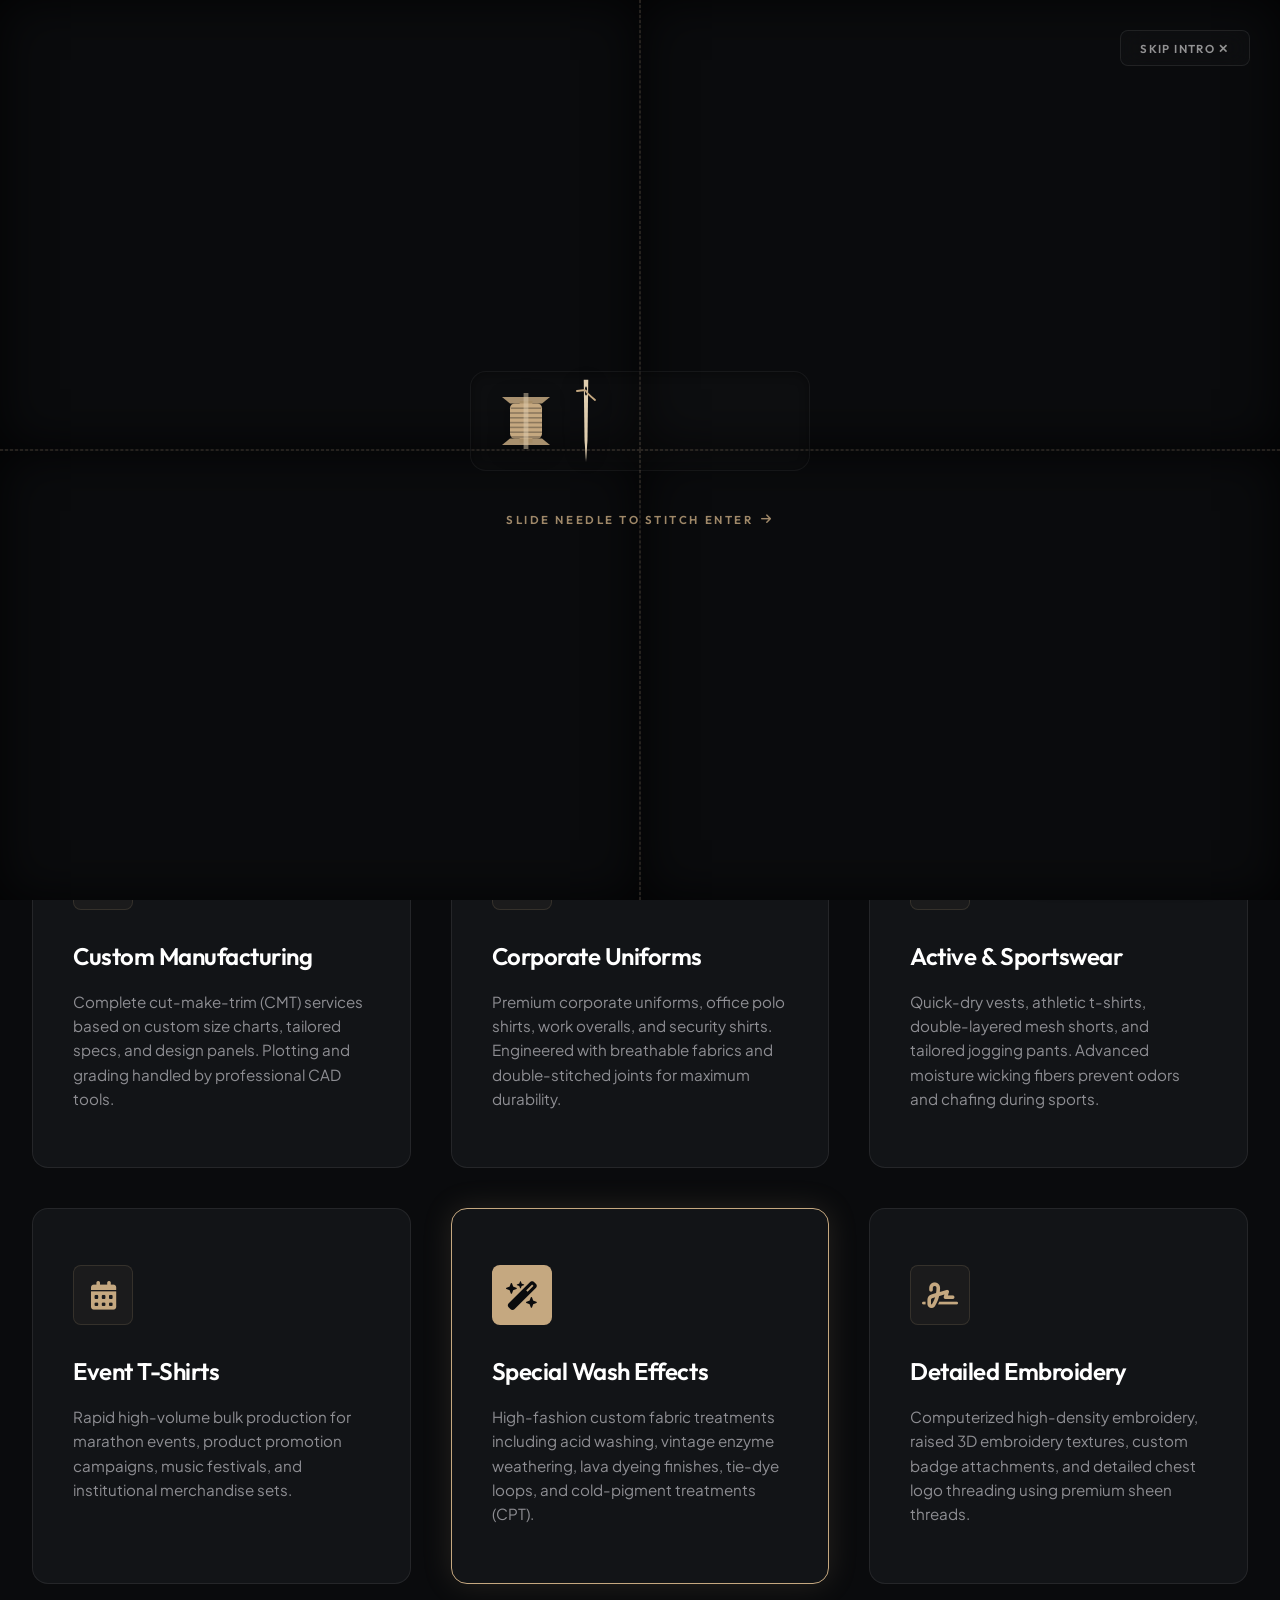
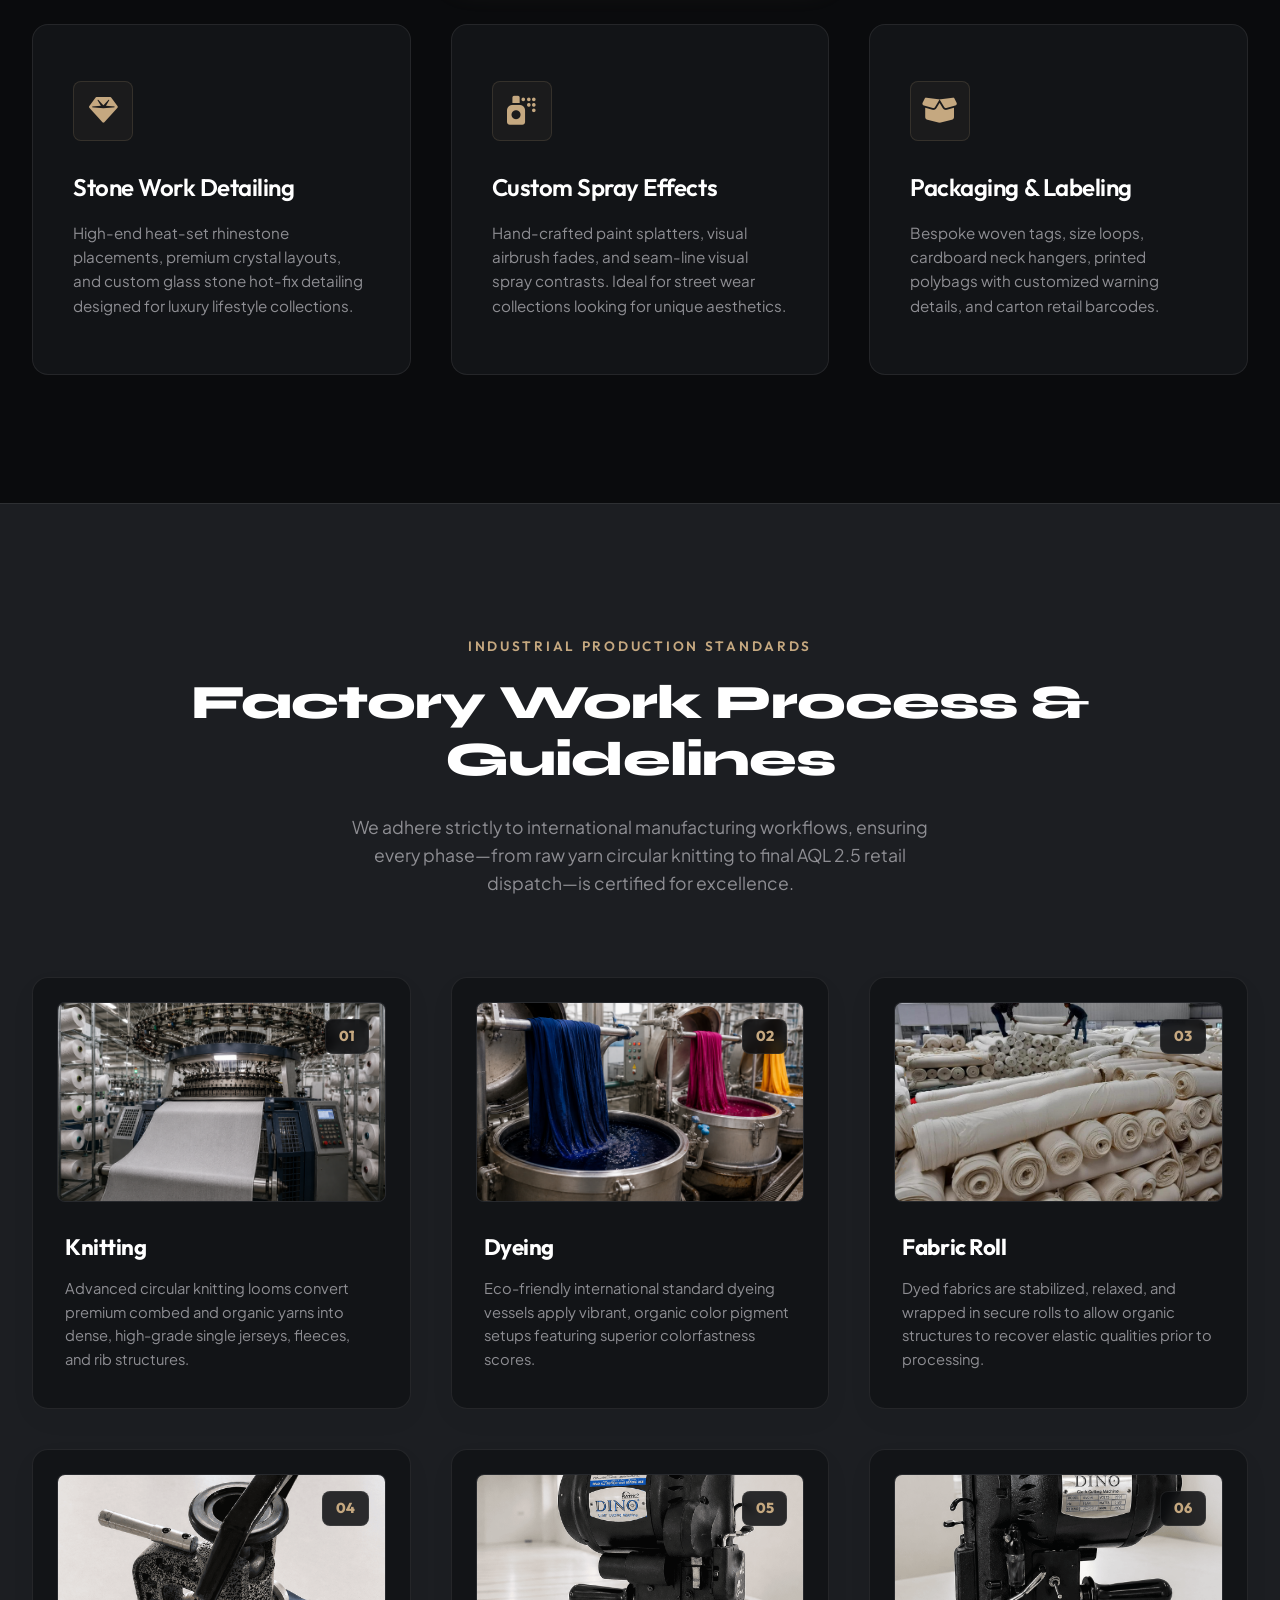
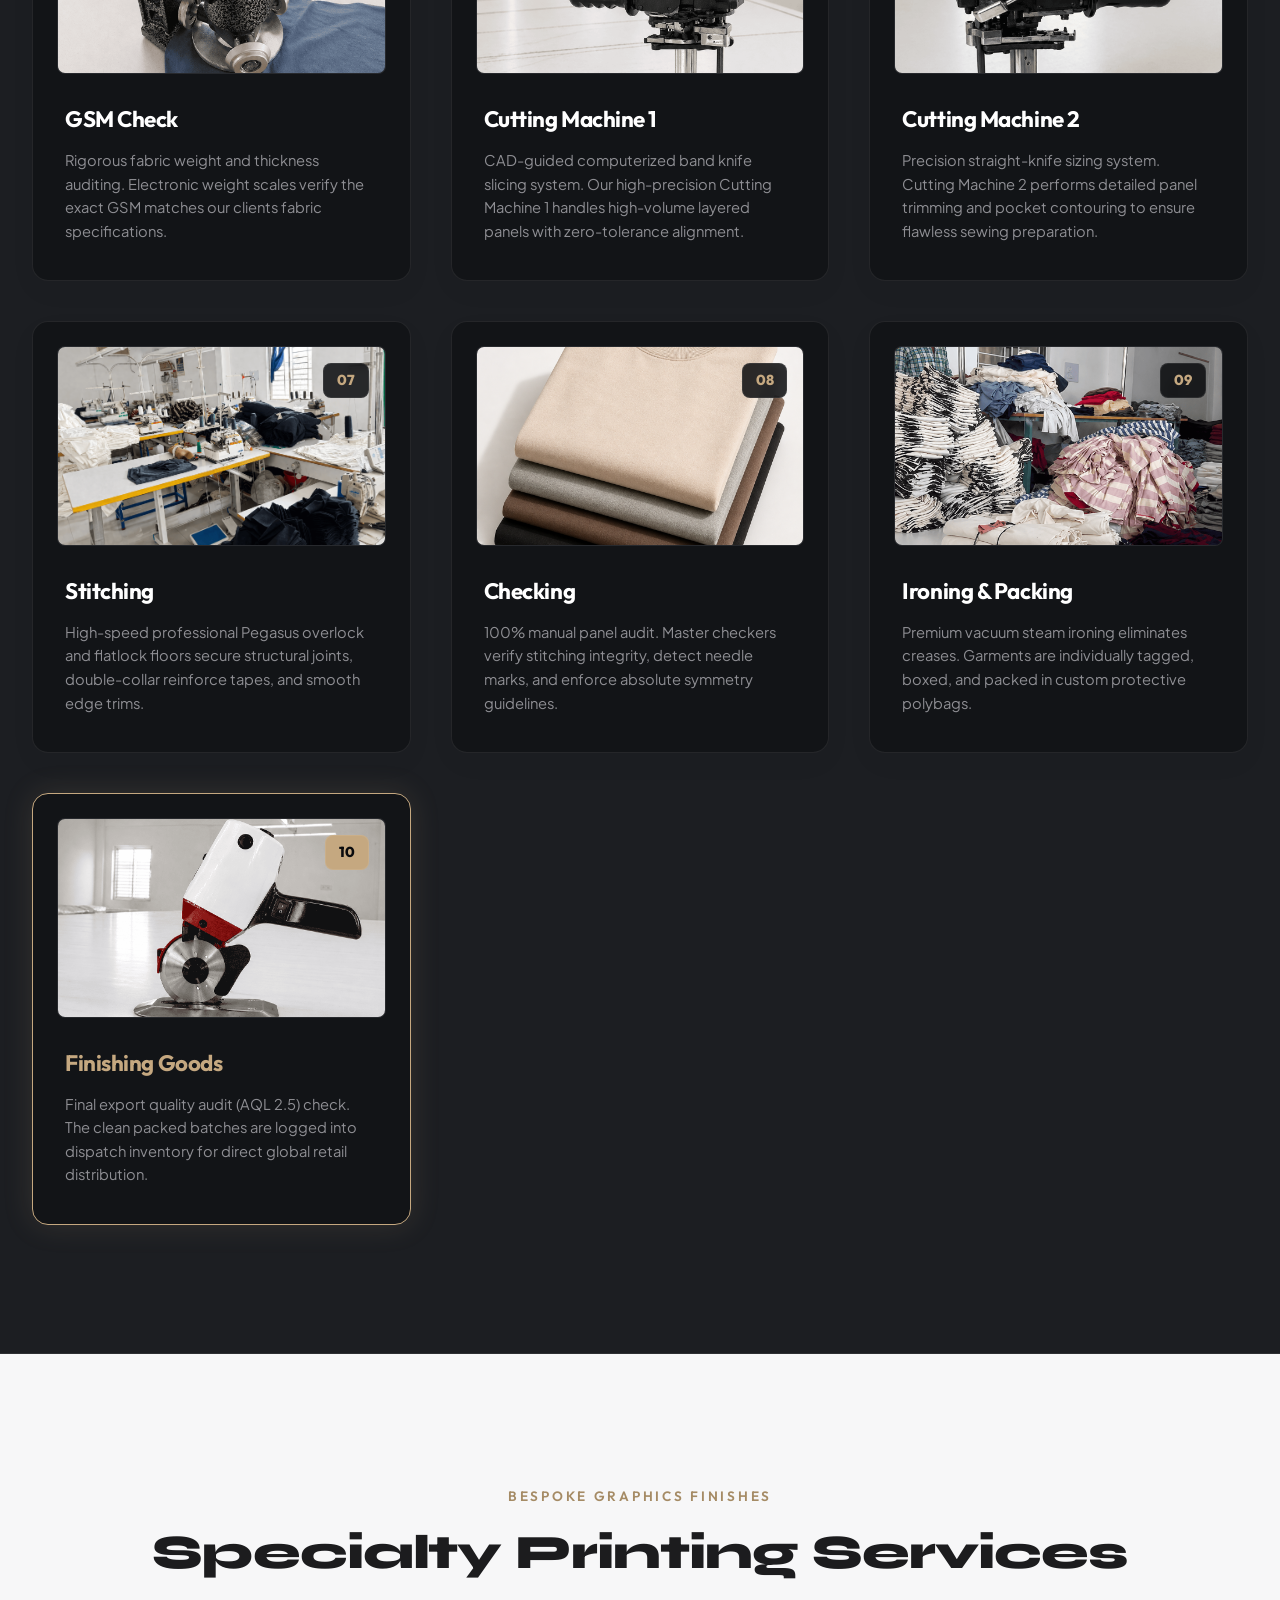
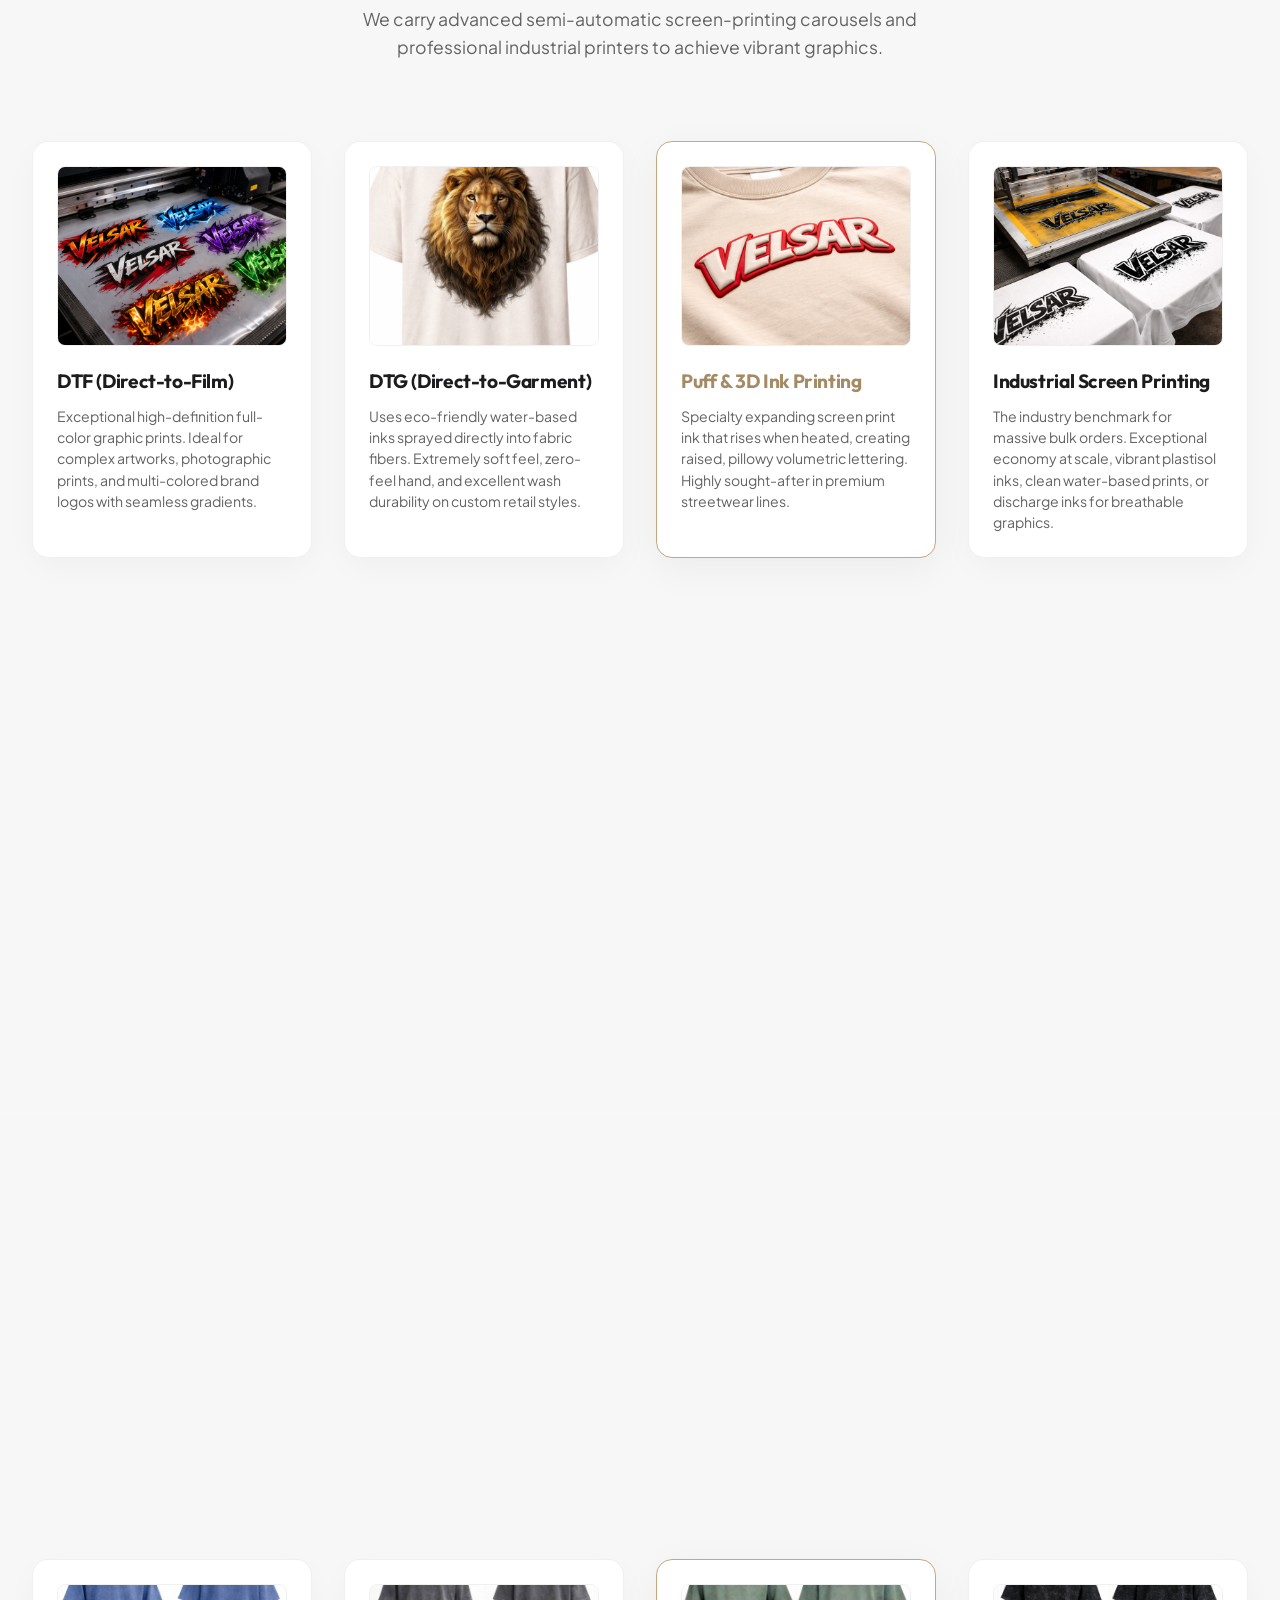
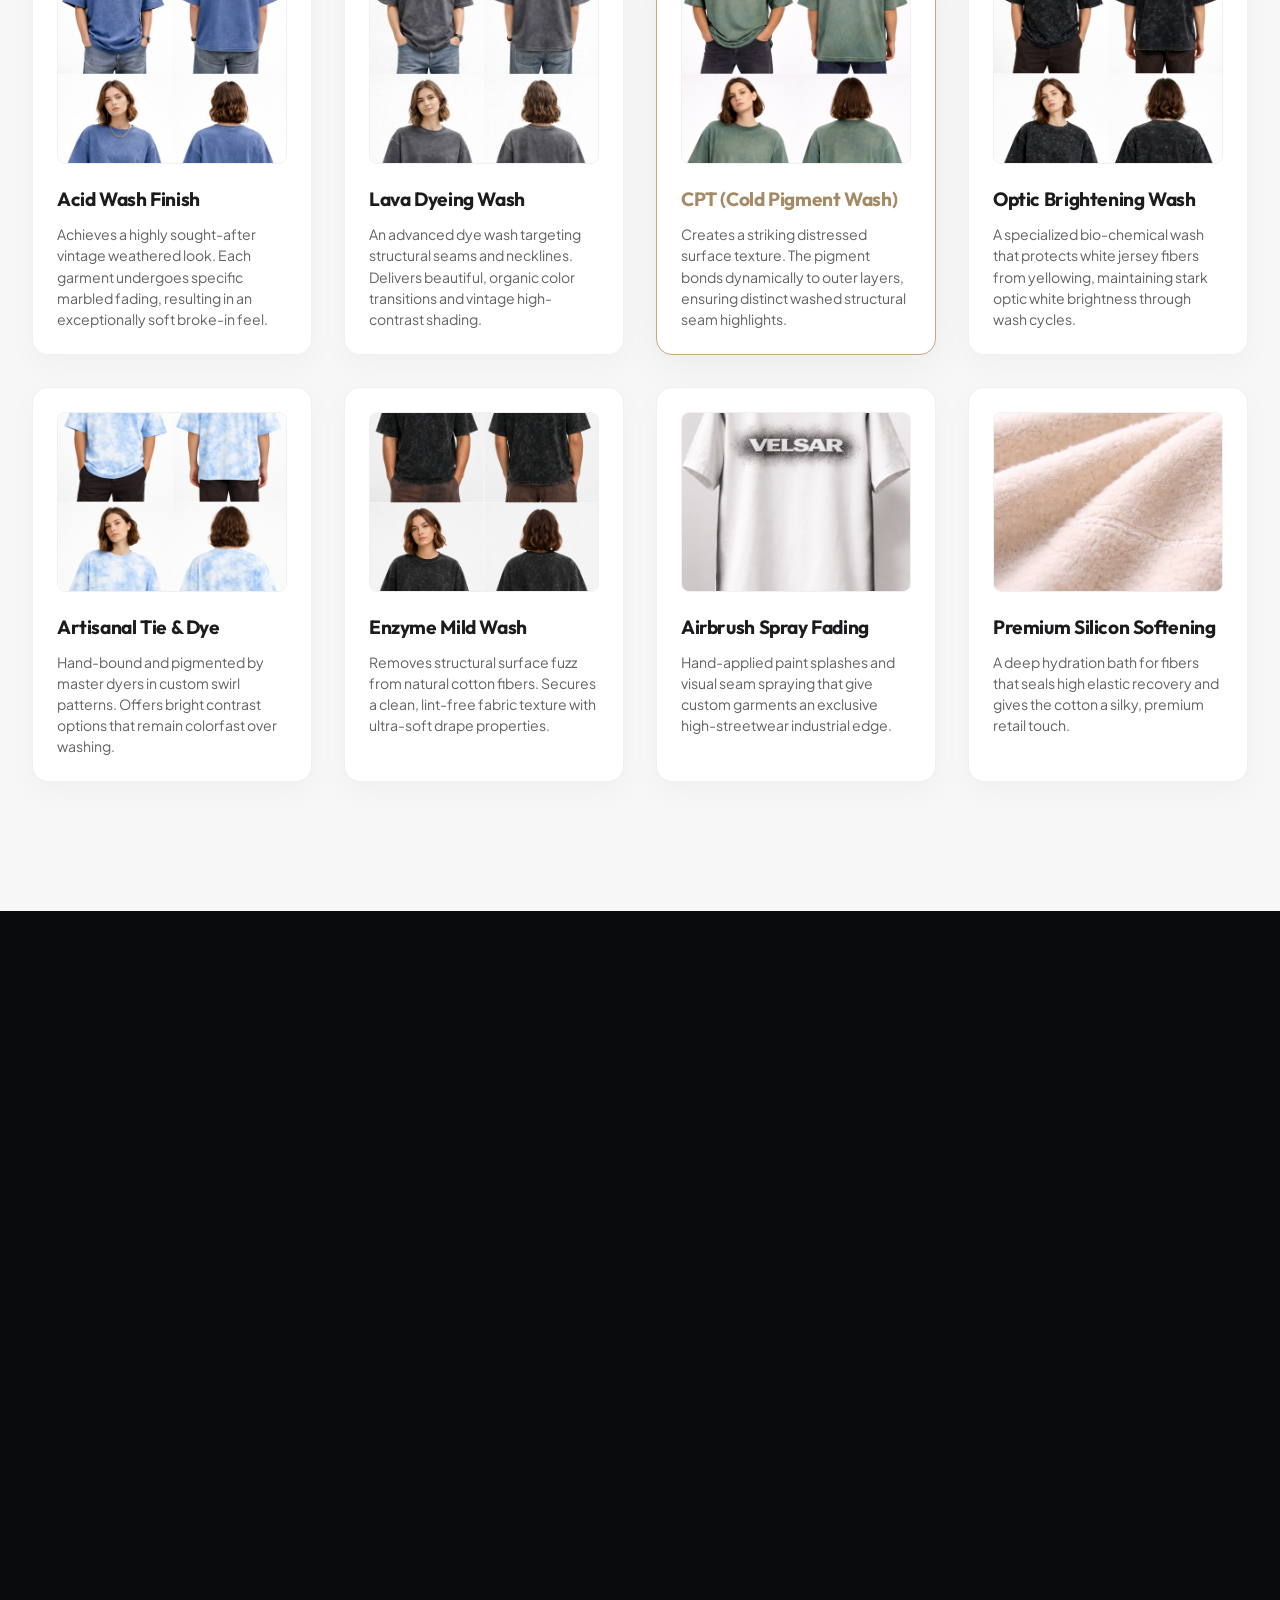
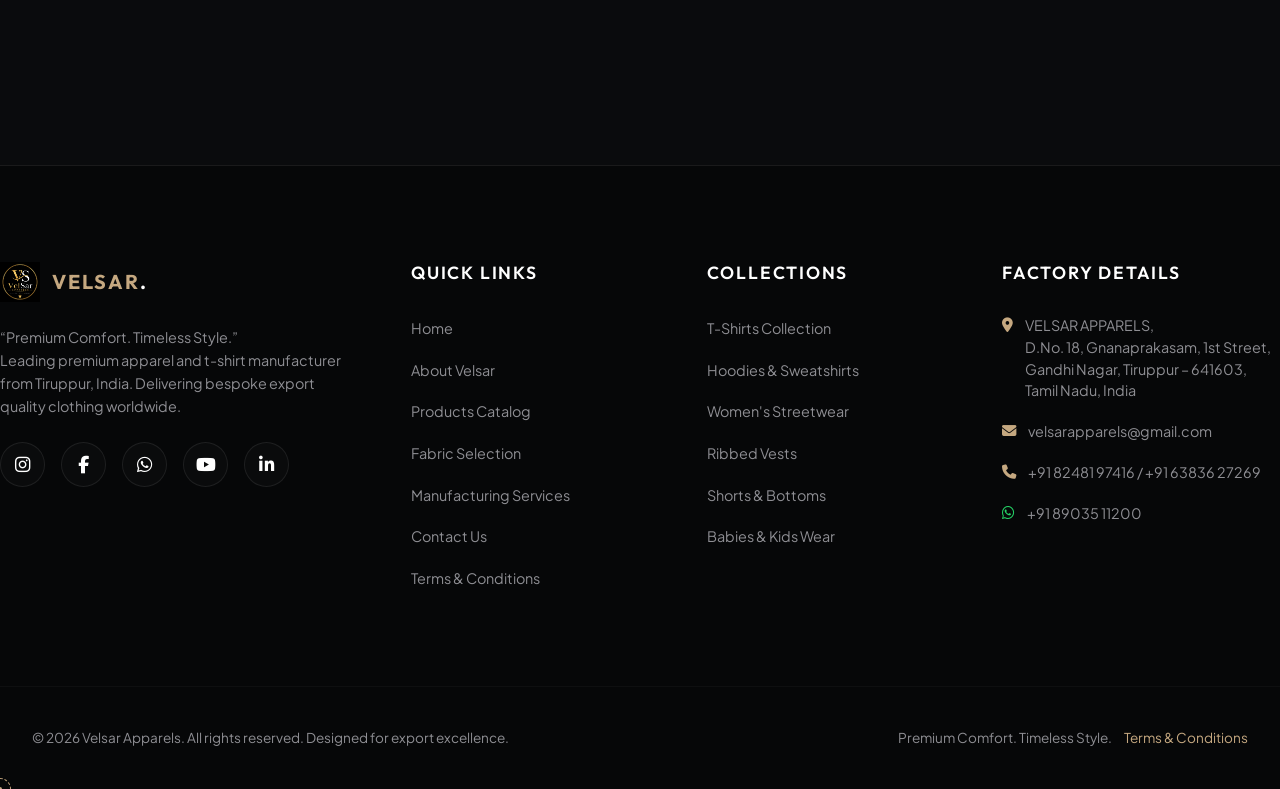
<file: services.html>
<!DOCTYPE html>
<html lang="en">
<head>
  <meta charset="UTF-8">
  <meta name="viewport" content="width=device-width, initial-scale=1.0">
  <title>Our Services | Velsar Apparels | Technical Textile Finishing</title>
  <!-- SEO Meta Tags -->
  <meta name="description" content="Explore custom apparel manufacturing services at Velsar Apparels in Gandhi Nagar, Tiruppur, India. Inquire about custom streetwear printing, organic knitting, specialized dyeing, CAD cutting machine layouts, flatlock stitching, checking, and global exports.">
  
  <!-- OpenGraph Social SEO Meta Tags -->
  <meta property="og:title" content="Our Services | Velsar Apparels | Technical Textile Finishing">
  <meta property="og:description" content="Explore Velsar Apparels custom apparel manufacturing services at D.No. 18, Gnanaprakasam, 1st Street, Gandhi Nagar, Tiruppur, Tamil Nadu. Specialized printing, eco-dyeing, and stitching.">
  <meta property="og:type" content="website">
  <meta property="og:url" content="https://velsarapparels.com/services.html">
  <meta property="og:image" content="Logo.png">
  <meta property="og:site_name" content="Velsar Apparels">
  <!-- Twitter Card properties -->
  <meta name="twitter:card" content="summary_large_image">
  <meta name="twitter:title" content="Our Services | Velsar Apparels | Technical Textile Finishing">
  <meta name="twitter:description" content="Custom streetwear printing, organic wash treatments, Pegasus flatlock stitching, and 9-stage integrated factory workflow in Tiruppur, India.">
  <meta name="twitter:image" content="Logo.png">
  
  <link rel="icon" type="image/png" href="Logo.png">
  <link rel="stylesheet" href="https://cdnjs.cloudflare.com/ajax/libs/font-awesome/6.4.0/css/all.min.css">
  <link rel="stylesheet" href="style.css">
  
  <style>
    /* Custom subpage hero styling */
    .subpage-hero {
      height: 45vh;
      background: radial-gradient(circle at center, rgba(10, 11, 13, 0.6) 0%, rgba(10, 11, 13, 0.95) 100%), url('Shoot/Back Ground 2.png') center/cover no-repeat;
      display: flex;
      align-items: center;
      justify-content: center;
      text-align: center;
      position: relative;
      border-bottom: 1px solid var(--border-glass);
      overflow: hidden;
    }
    .subpage-hero::before {
      content: '';
      position: absolute;
      bottom: 0;
      left: 0;
      width: 100%;
      height: 30%;
      background: linear-gradient(to top, var(--primary-dark) 0%, transparent 100%);
      z-index: 1;
    }
    .subpage-hero-content {
      position: relative;
      z-index: 2;
      padding-top: 5rem;
    }
    .subpage-title {
      font-size: 3.5rem;
      font-weight: 800;
      color: var(--text-white);
      text-transform: uppercase;
      margin-bottom: 0.8rem;
    }
    .subpage-subtitle {
      font-size: 1.1rem;
      color: var(--accent);
      text-transform: uppercase;
      letter-spacing: 0.15em;
      font-weight: 600;
    }
  </style>
</head>
<body>

  <!-- 1. PRELOADER -->
  <div id="preloader">
    <div class="preloader-panel p-top-left"></div>
    <div class="preloader-panel p-top-right"></div>
    <div class="preloader-panel p-bottom-left"></div>
    <div class="preloader-panel p-bottom-right"></div>
    <div class="preloader-content">
      <div class="scissor-loader-container">
        <div class="stitch-line"></div>
        <div class="scissor-wrapper">
          <svg class="loader-scissor-svg" viewBox="0 0 100 100" width="80" height="80">
            <g class="scissor-group">
              <!-- Top Blade with loop -->
              <g class="blade-top">
                <path d="M 10 50 L 80 40 L 90 43 L 80 46 Z" fill="var(--accent)" />
                <circle cx="20" cy="65" r="10" stroke="var(--accent)" stroke-width="3" fill="none" />
                <path d="M 20 55 L 10 50" stroke="var(--accent)" stroke-width="3" />
              </g>
              <!-- Bottom Blade with loop -->
              <g class="blade-bottom">
                <path d="M 10 50 L 80 60 L 90 57 L 80 54 Z" fill="var(--accent)" />
                <circle cx="20" cy="35" r="10" stroke="var(--accent)" stroke-width="3" fill="none" />
                <path d="M 20 45 L 10 50" stroke="var(--accent)" stroke-width="3" />
              </g>
              <!-- Joint screw -->
              <circle cx="45" cy="50" r="3" fill="#fff" />
            </g>
          </svg>
        </div>
      </div>
      <div class="loader-text">Velsar Apparels</div>
    </div>
  </div>

  <!-- 2. NAVBAR -->
  <header class="header">
    <div class="container navbar">
      <a href="index.html" class="logo-container" id="nav-logo-link">
        <img class="logo-img" src="Logo.png" alt="Velsar Apparels Logo">
        <span class="logo-text">VELSAR<span>.</span></span>
      </a>
      
      <nav class="nav-menu" id="navigation-drawer">
        <a href="index.html" class="nav-link">Home</a>
        <a href="about.html" class="nav-link">About</a>
        <a href="products.html" class="nav-link">Products</a>
        <a href="fabric.html" class="nav-link">Fabric</a>
        <a href="services.html" class="nav-link">Services</a>
        <a href="contact.html" class="nav-link">Contact</a>
        <div class="nav-cta">
          <a href="contact.html" class="btn btn-primary">Get Estimate</a>
        </div>
      </nav>
      
      <button class="hamburger" aria-label="Toggle Navigation menu" id="hamburger-menu-btn">
        <span></span>
        <span></span>
        <span></span>
      </button>
    </div>
  </header>

  <!-- 3. SERVICES HERO -->
  <section class="subpage-hero" id="services-hero">
    <div class="subpage-hero-content reveal">
      <span class="subpage-subtitle">Industrial Capabilities</span>
      <h1 class="subpage-title">Manufacturing Services</h1>
    </div>
  </section>

  <!-- 4. MAIN CAPABILITIES SECTION -->
  <section class="section-padding" id="main-services-section">
    <div class="container">
      
      <div class="section-title-wrapper reveal">
        <span class="section-subtitle">What We Do Best</span>
        <h2 class="section-title">Our Capabilities</h2>
        <p class="section-desc">From raw combed yarns to finished packaging cartons, we manage all apparel manufacturing phases under single factory roofs.</p>
      </div>

      <div class="services-list-grid">
        
        <!-- Service 1: Custom Manufacturing -->
        <div class="service-card reveal reveal-delay-1">
          <div class="service-icon-box"><i class="fas fa-scissors"></i></div>
          <h3 class="service-title">Custom Manufacturing</h3>
          <p class="service-desc">
            Complete cut-make-trim (CMT) services based on custom size charts, tailored specs, and design panels. Plotting and grading handled by professional CAD tools.
          </p>
        </div>
        
        <!-- Service 2: Corporate Uniforms -->
        <div class="service-card reveal reveal-delay-2">
          <div class="service-icon-box"><i class="fas fa-user-tie"></i></div>
          <h3 class="service-title">Corporate Uniforms</h3>
          <p class="service-desc">
            Premium corporate uniforms, office polo shirts, work overalls, and security shirts. Engineered with breathable fabrics and double-stitched joints for maximum durability.
          </p>
        </div>
        
        <!-- Service 3: Sportswear -->
        <div class="service-card reveal reveal-delay-3">
          <div class="service-icon-box"><i class="fas fa-running"></i></div>
          <h3 class="service-title">Active & Sportswear</h3>
          <p class="service-desc">
            Quick-dry vests, athletic t-shirts, double-layered mesh shorts, and tailored jogging pants. Advanced moisture wicking fibers prevent odors and chafing during sports.
          </p>
        </div>
        
        <!-- Service 4: Event T-Shirts -->
        <div class="service-card reveal reveal-delay-1">
          <div class="service-icon-box"><i class="fas fa-calendar-days"></i></div>
          <h3 class="service-title">Event T-Shirts</h3>
          <p class="service-desc">
            Rapid high-volume bulk production for marathon events, product promotion campaigns, music festivals, and institutional merchandise sets.
          </p>
        </div>
        
        <!-- Service 5: Washing & Dyeing Effects -->
        <div class="service-card reveal reveal-delay-2" style="border-color: var(--accent); box-shadow: var(--shadow-glow);">
          <div class="service-icon-box" style="background: var(--accent); color: var(--primary-dark);"><i class="fas fa-wand-magic-sparkles"></i></div>
          <h3 class="service-title">Special Wash Effects</h3>
          <p class="service-desc">
            High-fashion custom fabric treatments including acid washing, vintage enzyme weathering, lava dyeing finishes, tie-dye loops, and cold-pigment treatments (CPT).
          </p>
        </div>
        
        <!-- Service 6: Premium Embroidery -->
        <div class="service-card reveal reveal-delay-3">
          <div class="service-icon-box"><i class="fas fa-signature"></i></div>
          <h3 class="service-title">Detailed Embroidery</h3>
          <p class="service-desc">
            Computerized high-density embroidery, raised 3D embroidery textures, custom badge attachments, and detailed chest logo threading using premium sheen threads.
          </p>
        </div>

        <!-- Service 7: Stone Work & Rhinestones -->
        <div class="service-card reveal reveal-delay-1">
          <div class="service-icon-box"><i class="fas fa-gem"></i></div>
          <h3 class="service-title">Stone Work Detailing</h3>
          <p class="service-desc">
            High-end heat-set rhinestone placements, premium crystal layouts, and custom glass stone hot-fix detailing designed for luxury lifestyle collections.
          </p>
        </div>
        
        <!-- Service 8: Custom Spray Effects -->
        <div class="service-card reveal reveal-delay-2">
          <div class="service-icon-box"><i class="fas fa-spray-can"></i></div>
          <h3 class="service-title">Custom Spray Effects</h3>
          <p class="service-desc">
            Hand-crafted paint splatters, visual airbrush fades, and seam-line visual spray contrasts. Ideal for street wear collections looking for unique aesthetics.
          </p>
        </div>
        
        <!-- Service 9: Value-Add Finishes -->
        <div class="service-card reveal reveal-delay-3">
          <div class="service-icon-box"><i class="fas fa-box-open"></i></div>
          <h3 class="service-title">Packaging & Labeling</h3>
          <p class="service-desc">
            Bespoke woven tags, size loops, cardboard neck hangers, printed polybags with customized warning details, and carton retail barcodes.
          </p>
        </div>
        
      </div>
      
    </div>
  </section>

  <!-- 4.5. INTEGRATED FACTORY WORKFLOW TIMELINE -->
  <section class="section-padding" id="factory-workflow-section" style="background: var(--tertiary-dark); border-top: 1px solid var(--border-glass); border-bottom: 1px solid var(--border-glass);">
    <div class="container">
      
      <div class="section-title-wrapper reveal">
        <span class="section-subtitle">Industrial Production Standards</span>
        <h2 class="section-title">Factory Work Process & Guidelines</h2>
        <p class="section-desc">We adhere strictly to international manufacturing workflows, ensuring every phase—from raw yarn circular knitting to final AQL 2.5 retail dispatch—is certified for excellence.</p>
      </div>

      <div class="workflow-stepper-grid">
        <!-- Stage 1 -->
        <div class="workflow-step-card reveal reveal-delay-1">
          <div class="workflow-step-img-wrapper">
            <img src="Fabrics/Knitting.png" alt="Knitting Floor circular looms" class="workflow-step-img">
            <div class="workflow-step-badge">01</div>
          </div>
          <div class="workflow-step-content">
            <h3 class="workflow-step-title">Knitting</h3>
            <p class="workflow-step-desc">Advanced circular knitting looms convert premium combed and organic yarns into dense, high-grade single jerseys, fleeces, and rib structures.</p>
          </div>
        </div>

        <!-- Stage 2 -->
        <div class="workflow-step-card reveal reveal-delay-2">
          <div class="workflow-step-img-wrapper">
            <img src="Shoot/Dyeing.png" alt="Dyeing and colored roll setup" class="workflow-step-img">
            <div class="workflow-step-badge">02</div>
          </div>
          <div class="workflow-step-content">
            <h3 class="workflow-step-title">Dyeing</h3>
            <p class="workflow-step-desc">Eco-friendly international standard dyeing vessels apply vibrant, organic color pigment setups featuring superior colorfastness scores.</p>
          </div>
        </div>

        <!-- Stage 3 -->
        <div class="workflow-step-card reveal reveal-delay-3">
          <div class="workflow-step-img-wrapper">
            <img src="Work/Fabric Roll.jpg" alt="Finished fabric roll inspection" class="workflow-step-img">
            <div class="workflow-step-badge">03</div>
          </div>
          <div class="workflow-step-content">
            <h3 class="workflow-step-title">Fabric Roll</h3>
            <p class="workflow-step-desc">Dyed fabrics are stabilized, relaxed, and wrapped in secure rolls to allow organic structures to recover elastic qualities prior to processing.</p>
          </div>
        </div>

        <!-- Stage 4 -->
        <div class="workflow-step-card reveal reveal-delay-1">
          <div class="workflow-step-img-wrapper">
            <img src="Work/GSM Cutter.png" alt="GSM weight density test" class="workflow-step-img">
            <div class="workflow-step-badge">04</div>
          </div>
          <div class="workflow-step-content">
            <h3 class="workflow-step-title">GSM Check</h3>
            <p class="workflow-step-desc">Rigorous fabric weight and thickness auditing. Electronic weight scales verify the exact GSM matches our clients fabric specifications.</p>
          </div>
        </div>

        <!-- Stage 5 -->
        <div class="workflow-step-card reveal reveal-delay-2">
          <div class="workflow-step-img-wrapper">
            <img src="Work/Cutting Machine 1.png" alt="Cutting Machine 1" class="workflow-step-img">
            <div class="workflow-step-badge">05</div>
          </div>
          <div class="workflow-step-content">
            <h3 class="workflow-step-title">Cutting Machine 1</h3>
            <p class="workflow-step-desc">CAD-guided computerized band knife slicing system. Our high-precision Cutting Machine 1 handles high-volume layered panels with zero-tolerance alignment.</p>
          </div>
        </div>

        <!-- Stage 6 -->
        <div class="workflow-step-card reveal reveal-delay-3">
          <div class="workflow-step-img-wrapper">
            <img src="Work/Cutting Machine 2.png" alt="Cutting Machine 2" class="workflow-step-img">
            <div class="workflow-step-badge">06</div>
          </div>
          <div class="workflow-step-content">
            <h3 class="workflow-step-title">Cutting Machine 2</h3>
            <p class="workflow-step-desc">Precision straight-knife sizing system. Cutting Machine 2 performs detailed panel trimming and pocket contouring to ensure flawless sewing preparation.</p>
          </div>
        </div>

        <!-- Stage 7 -->
        <div class="workflow-step-card reveal reveal-delay-1">
          <div class="workflow-step-img-wrapper">
            <img src="Work/Stitching.png" alt="Garment Stitching Unit floor" class="workflow-step-img">
            <div class="workflow-step-badge">07</div>
          </div>
          <div class="workflow-step-content">
            <h3 class="workflow-step-title">Stitching</h3>
            <p class="workflow-step-desc">High-speed professional Pegasus overlock and flatlock floors secure structural joints, double-collar reinforce tapes, and smooth edge trims.</p>
          </div>
        </div>

        <!-- Stage 8 -->
        <div class="workflow-step-card reveal reveal-delay-2">
          <div class="workflow-step-img-wrapper">
            <img src="Shoot/Finishing Pcs.png" alt="Stitching and Quality check table" class="workflow-step-img">
            <div class="workflow-step-badge">08</div>
          </div>
          <div class="workflow-step-content">
            <h3 class="workflow-step-title">Checking</h3>
            <p class="workflow-step-desc">100% manual panel audit. Master checkers verify stitching integrity, detect needle marks, and enforce absolute symmetry guidelines.</p>
          </div>
        </div>

        <!-- Stage 9 -->
        <div class="workflow-step-card reveal reveal-delay-3">
          <div class="workflow-step-img-wrapper">
            <img src="Work/Pcs.png" alt="Ironing and Packing floor" class="workflow-step-img">
            <div class="workflow-step-badge">09</div>
          </div>
          <div class="workflow-step-content">
            <h3 class="workflow-step-title">Ironing & Packing</h3>
            <p class="workflow-step-desc">Premium vacuum steam ironing eliminates creases. Garments are individually tagged, boxed, and packed in custom protective polybags.</p>
          </div>
        </div>

        <!-- Stage 10 -->
        <div class="workflow-step-card reveal reveal-delay-1" style="border-color: var(--accent); box-shadow: var(--shadow-glow);">
          <div class="workflow-step-img-wrapper">
            <img src="Work/CD Cutting Machine.png" alt="CD Cutting Machine finished check" class="workflow-step-img">
            <div class="workflow-step-badge" style="background: var(--accent); color: var(--primary-dark);">10</div>
          </div>
          <div class="workflow-step-content">
            <h3 class="workflow-step-title" style="color: var(--accent);">Finishing Goods</h3>
            <p class="workflow-step-desc">Final export quality audit (AQL 2.5) check. The clean packed batches are logged into dispatch inventory for direct global retail distribution.</p>
          </div>
        </div>
      </div>

    </div>
  </section>

  <!-- 5. PRINTING SERVICES SUB-SECTION -->
  <section class="section-padding bg-light-section" id="printing-services-section">
    <div class="container">
      
      <div class="section-title-wrapper reveal">
        <span class="section-subtitle" style="color: var(--accent-dark);">Bespoke Graphics Finishes</span>
        <h2 class="section-title" style="color: var(--text-dark);">Specialty Printing Services</h2>
        <p class="section-desc" style="color: var(--text-dark-muted);">We carry advanced semi-automatic screen-printing carousels and professional industrial printers to achieve vibrant graphics.</p>
      </div>

      <div class="print-tech-grid">
        
        <!-- Tech 1 -->
        <div class="print-card reveal reveal-delay-1">
          <div class="print-card-img-wrapper">
            <img class="print-card-img" src="Shoot/DTF Print.png" alt="DTF Print">
          </div>
          <h4 class="print-title">DTF (Direct-to-Film)</h4>
          <p class="print-desc">Exceptional high-definition full-color graphic prints. Ideal for complex artworks, photographic prints, and multi-colored brand logos with seamless gradients.</p>
        </div>
        
        <!-- Tech 2 -->
        <div class="print-card reveal reveal-delay-2">
          <div class="print-card-img-wrapper">
            <img class="print-card-img" src="Shoot/DTG Print.png" alt="DTG Print">
          </div>
          <h4 class="print-title">DTG (Direct-to-Garment)</h4>
          <p class="print-desc">Uses eco-friendly water-based inks sprayed directly into fabric fibers. Extremely soft feel, zero-feel hand, and excellent wash durability on custom retail styles.</p>
        </div>
        
        <!-- Tech 3 -->
        <div class="print-card reveal reveal-delay-3" style="border-color: var(--accent); box-shadow: var(--shadow-light);">
          <div class="print-card-img-wrapper">
            <img class="print-card-img" src="Shoot/Puff print.png" alt="Puff print">
          </div>
          <h4 class="print-title" style="color: var(--accent-dark);">Puff & 3D Ink Printing</h4>
          <p class="print-desc">Specialty expanding screen print ink that rises when heated, creating raised, pillowy volumetric lettering. Highly sought-after in premium streetwear lines.</p>
        </div>
        
        <!-- Tech 4 -->
        <div class="print-card reveal reveal-delay-4">
          <div class="print-card-img-wrapper">
            <img class="print-card-img" src="Shoot/Screen Print.png" alt="Screen Print">
          </div>
          <h4 class="print-title">Industrial Screen Printing</h4>
          <p class="print-desc">The industry benchmark for massive bulk orders. Exceptional economy at scale, vibrant plastisol inks, clean water-based prints, or discharge inks for breathable graphics.</p>
        </div>
        
        <!-- Tech 5 -->
        <div class="print-card reveal reveal-delay-1">
          <div class="print-card-img-wrapper">
            <img class="print-card-img" src="Shoot/Reflective Print.png" alt="Reflective Print">
          </div>
          <h4 class="print-title">Reflective & Neon Prints</h4>
          <p class="print-desc">Incorporates high-visibility micro-glass beads that shine back when hit by lights. Excellent detail overlays on athletic gear, active wear, and urban streetwear.</p>
        </div>
        
        <!-- Tech 6 -->
        <div class="print-card reveal reveal-delay-2">
          <div class="print-card-img-wrapper">
            <img class="print-card-img" src="Shoot/Patch.png" alt="Patch Work">
          </div>
          <h4 class="print-title">Patch Work & Applique</h4>
          <p class="print-desc">Embroidery integration with fabric layers. Custom twill, denim, or leather lettering sewn down securely to add tactile premium depth to crewnecks.</p>
        </div>
        
        <!-- Tech 7 -->
        <div class="print-card reveal reveal-delay-3">
          <div class="print-card-img-wrapper">
            <img class="print-card-img" src="Shoot/Stone Work.png" alt="Silicon Gel & Stone Work">
          </div>
          <h4 class="print-title">Silicon Gel & Stone Work</h4>
          <p class="print-desc">High-end crystal setups, raised hot-fix rhinestone placements, and thick silicon gel overlays that add glossy futuristic plastic grip textures.</p>
        </div>
        
        <!-- Tech 8 -->
        <div class="print-card reveal reveal-delay-4">
          <div class="print-card-img-wrapper">
            <img class="print-card-img" src="Shoot/Embroery.png" alt="Embroidery & Discharge Prints">
          </div>
          <h4 class="print-title">Embroidery & Discharge</h4>
          <p class="print-desc">Intricate multi-head computer threading combined with chemical discharge color-stripping for vintage, ultra-soft luxury embellishments.</p>
        </div>
        
      </div>
    </div>
  </section>

  <!-- 5.5. WASHING & DYEING SERVICES SECTION -->
  <section class="section-padding bg-light-section" id="washing-services-section" style="border-top: 1px solid var(--border-glass); border-bottom: 1px solid var(--border-glass);">
    <div class="container">
      
      <div class="section-title-wrapper reveal">
        <span class="section-subtitle" style="color: var(--accent-dark);">Premium Fabric Customization</span>
        <h2 class="section-title" style="color: var(--text-dark);">Premium Washing & Dyeing Effects</h2>
        <p class="section-desc" style="color: var(--text-dark-muted);">We apply highly technical enzyme weathering, vintage dyeings, and protective softeners to achieve unmatched streetwear comfort.</p>
      </div>

      <div class="print-tech-grid">
        
        <!-- Wash 1: Acid Wash -->
        <div class="print-card reveal reveal-delay-1">
          <div class="print-card-img-wrapper">
            <img class="print-card-img" src="Shoot/Acideash.png" alt="Acid Wash">
          </div>
          <h4 class="print-title">Acid Wash Finish</h4>
          <p class="print-desc">Achieves a highly sought-after vintage weathered look. Each garment undergoes specific marbled fading, resulting in an exceptionally soft broke-in feel.</p>
        </div>
        
        <!-- Wash 2: Lava Dyeing -->
        <div class="print-card reveal reveal-delay-2">
          <div class="print-card-img-wrapper">
            <img class="print-card-img" src="Shoot/Lava Dyeing.png" alt="Lava Dyeing">
          </div>
          <h4 class="print-title">Lava Dyeing Wash</h4>
          <p class="print-desc">An advanced dye wash targeting structural seams and necklines. Delivers beautiful, organic color transitions and vintage high-contrast shading.</p>
        </div>
        
        <!-- Wash 3: CPT Wash -->
        <div class="print-card reveal reveal-delay-3" style="border-color: var(--accent); box-shadow: var(--shadow-light);">
          <div class="print-card-img-wrapper">
            <img class="print-card-img" src="Shoot/CPT Wash.png" alt="CPT Wash">
          </div>
          <h4 class="print-title" style="color: var(--accent-dark);">CPT (Cold Pigment Wash)</h4>
          <p class="print-desc">Creates a striking distressed surface texture. The pigment bonds dynamically to outer layers, ensuring distinct washed structural seam highlights.</p>
        </div>
        
        <!-- Wash 4: Optic Wash -->
        <div class="print-card reveal reveal-delay-4">
          <div class="print-card-img-wrapper">
            <img class="print-card-img" src="Shoot/Optic Wash.png" alt="Optic Wash">
          </div>
          <h4 class="print-title">Optic Brightening Wash</h4>
          <p class="print-desc">A specialized bio-chemical wash that protects white jersey fibers from yellowing, maintaining stark optic white brightness through wash cycles.</p>
        </div>
        
        <!-- Wash 5: Tie & Dye -->
        <div class="print-card reveal reveal-delay-1">
          <div class="print-card-img-wrapper">
            <img class="print-card-img" src="Shoot/Tie and Dye.png" alt="Tie and Dye">
          </div>
          <h4 class="print-title">Artisanal Tie & Dye</h4>
          <p class="print-desc">Hand-bound and pigmented by master dyers in custom swirl patterns. Offers bright contrast options that remain colorfast over washing.</p>
        </div>
        
        <!-- Wash 6: Mild Wash -->
        <div class="print-card reveal reveal-delay-2">
          <div class="print-card-img-wrapper">
            <img class="print-card-img" src="Shoot/Miled Wash.png" alt="Mild Wash">
          </div>
          <h4 class="print-title">Enzyme Mild Wash</h4>
          <p class="print-desc">Removes structural surface fuzz from natural cotton fibers. Secures a clean, lint-free fabric texture with ultra-soft drape properties.</p>
        </div>
        
        <!-- Wash 7: Custom Spray -->
        <div class="print-card reveal reveal-delay-3">
          <div class="print-card-img-wrapper">
            <img class="print-card-img" src="Shoot/Spray.png" alt="Spray Wash">
          </div>
          <h4 class="print-title">Airbrush Spray Fading</h4>
          <p class="print-desc">Hand-applied paint splashes and visual seam spraying that give custom garments an exclusive high-streetwear industrial edge.</p>
        </div>
        
        <!-- Wash 8: Silicon Wash -->
        <div class="print-card reveal reveal-delay-4">
          <div class="print-card-img-wrapper">
            <img class="print-card-img" src="Shoot/Fabrics.png" alt="Silicon Softening">
          </div>
          <h4 class="print-title">Premium Silicon Softening</h4>
          <p class="print-desc">A deep hydration bath for fibers that seals high elastic recovery and gives the cotton a silky, premium retail touch.</p>
        </div>
        
      </div>
      
    </div>
  </section>

  <!-- 6. VALUE ADD MACHINERY HIGHLIGHT (Split image/text) -->
  <section class="section-padding" id="machinery-excellence-section">
    <div class="container">
      <div class="intro-grid" style="align-items: center;">
        
        <!-- Left Side content -->
        <div class="intro-content reveal">
          <span class="section-subtitle">Quality Engineering</span>
          <h2 class="intro-title">Modern Stitching & Tailoring Machines</h2>
          <p class="intro-desc">
            Our stitching floor is configured to secure high productivity along with international structural standards. We employ advanced flatlock and overlock machines featuring Pegasus and Singer technology.
          </p>
          <p class="intro-desc" style="margin-top: -1rem;">
            Heavyweight French Terries and delicate single jerseys require specific needles, thread tensions, and feeder speeds to secure smooth joints without fabric pucker.
          </p>
          
          <div style="display: flex; gap: 2rem; margin-top: 1.5rem;">
            <div style="text-align: center; background: var(--secondary-dark); border: 1px solid var(--border-glass); padding: 1.5rem; border-radius: var(--border-radius-md); flex: 1;">
              <div style="font-size: 2.2rem; color: var(--accent); font-family: var(--font-headings); font-weight: 800;">4-Needle</div>
              <div style="color: var(--text-muted); font-size: 0.85rem; margin-top: 0.2rem;">Flatlock Sewing Floors</div>
            </div>
            <div style="text-align: center; background: var(--secondary-dark); border: 1px solid var(--border-glass); padding: 1.5rem; border-radius: var(--border-radius-md); flex: 1;">
              <div style="font-size: 2.2rem; color: var(--accent); font-family: var(--font-headings); font-weight: 800;">Pegasus</div>
              <div style="color: var(--text-muted); font-size: 0.85rem; margin-top: 0.2rem;">High-Speed Overlocks</div>
            </div>
          </div>
        </div>
        
        <!-- Right Side image of stitch machine -->
        <div class="intro-image-wrapper reveal reveal-delay-2" style="box-shadow: var(--shadow-card);">
          <img class="intro-img" src="Shoot/First Page.png" alt="Advanced Flatlock Tailoring Machine Velsar">
        </div>
        
      </div>
    </div>
  </section>

  <!-- 7. SHARED FOOTER -->
  <footer class="footer">
    <div class="container footer-top">
      <div class="footer-grid">
        
        <!-- Col 1: Brand Info -->
        <div class="footer-about">
          <a href="index.html" class="footer-logo-container">
            <img class="footer-logo-img" src="Logo.png" alt="Velsar Footer Logo">
            <span class="footer-logo-text">VELSAR<span>.</span></span>
          </a>
          <p class="footer-desc">
            “Premium Comfort. Timeless Style.”<br>
            Leading premium apparel and t-shirt manufacturer from Tiruppur, India. Delivering bespoke export quality clothing worldwide.
          </p>
          <div class="social-links">
            <a class="social-icon" href="https://instagram.com" target="_blank" aria-label="Instagram profile"><i class="fab fa-instagram"></i></a>
            <a class="social-icon" href="https://facebook.com" target="_blank" aria-label="Facebook page"><i class="fab fa-facebook-f"></i></a>
            <a class="social-icon" href="https://wa.me/918903511200?text=Hello%20Velsar%20Apparels%2C%20I%20would%20like%20to%20inquire%20about%20placing%20a%20bulk%20custom%20order%20for%20our%20clothing%20brand.%20Please%20share%20your%20latest%20fabric%20color%20card%20and%20pricing%20details." target="_blank" aria-label="WhatsApp chat"><i class="fab fa-whatsapp"></i></a>
            <a class="social-icon" href="https://youtube.com" target="_blank" aria-label="YouTube channel"><i class="fab fa-youtube"></i></a>
            <a class="social-icon" href="https://linkedin.com" target="_blank" aria-label="LinkedIn page"><i class="fab fa-linkedin-in"></i></a>
          </div>
        </div>
        
        <!-- Col 2: Navigation Links -->
        <div>
          <h4 class="footer-title">Quick Links</h4>
          <ul class="footer-links">
            <li><a href="index.html" class="footer-link">Home</a></li>
            <li><a href="about.html" class="footer-link">About Velsar</a></li>
            <li><a href="products.html" class="footer-link">Products Catalog</a></li>
            <li><a href="fabric.html" class="footer-link">Fabric Selection</a></li>
            <li><a href="services.html" class="footer-link">Manufacturing Services</a></li>
            <li><a href="contact.html" class="footer-link">Contact Us</a></li>
            <li><a href="terms.html" class="footer-link">Terms & Conditions</a></li>
          </ul>
        </div>
        
        <!-- Col 3: Collections links -->
        <div>
          <h4 class="footer-title">Collections</h4>
          <ul class="footer-links">
            <li><a href="products.html?cat=t-shirts" class="footer-link">T-Shirts Collection</a></li>
            <li><a href="products.html?cat=hoodies" class="footer-link">Hoodies & Sweatshirts</a></li>
            <li><a href="products.html?cat=women" class="footer-link">Women's Streetwear</a></li>
            <li><a href="products.html?cat=vest" class="footer-link">Ribbed Vests</a></li>
            <li><a href="products.html?cat=bottoms" class="footer-link">Shorts & Bottoms</a></li>
            <li><a href="products.html?cat=babies" class="footer-link">Babies & Kids Wear</a></li>
          </ul>
        </div>
        
        <!-- Col 4: Contact details -->
        <div>
          <h4 class="footer-title">Factory Details</h4>
          <div class="footer-contact-item">
            <i class="fas fa-location-dot"></i>
            <span>VELSAR APPARELS,<br>D.No. 18, Gnanaprakasam, 1st Street,<br>Gandhi Nagar, Tiruppur – 641603,<br>Tamil Nadu, India</span>
          </div>
          <div class="footer-contact-item">
            <i class="fas fa-envelope"></i>
            <a href="mailto:velsarapparels@gmail.com" style="color: inherit; word-break: break-all;">velsarapparels@gmail.com</a>
          </div>
          <div class="footer-contact-item">
            <i class="fas fa-phone"></i>
            <span>+91 82481 97416 / +91 63836 27269</span>
          </div>
          <div class="footer-contact-item">
            <i class="fab fa-whatsapp" style="color: #25d366;"></i>
            <a href="https://wa.me/918903511200?text=Hello%20Velsar%20Apparels%2C%20I%20would%20like%20to%20inquire%20about%20placing%20a%20bulk%20custom%20order%20for%20our%20clothing%20brand.%20Please%20share%20your%20latest%20fabric%20color%20card%20and%20pricing%20details." target="_blank" style="color: inherit; text-decoration: none;">+91 89035 11200</a>
          </div>
        </div>
        
      </div>
    </div>
    
    <div class="footer-bottom">
      <div class="container footer-bottom-flex">
        <p>&copy; 2026 Velsar Apparels. All rights reserved. Designed for export excellence.</p>
        <p>Premium Comfort. Timeless Style. <a href="terms.html" style="color: var(--accent); margin-left: 10px; text-decoration: none;">Terms & Conditions</a></p>
      </div>
    </div>
  </footer>

  <!-- 8. SCROLL-TO-TOP -->
  <a class="scroll-top-btn" href="#top" aria-label="Scroll back to top" id="scroll-to-top-button">
    <i class="fas fa-chevron-up"></i>
  </a>

  <!-- Floating WhatsApp Chat Widget -->
  <a href="https://wa.me/918903511200?text=Hello%20Velsar%20Apparels%2C%20I%20would%20like%20to%20inquire%20about%20placing%20a%20bulk%20custom%20order%20for%20our%20clothing%20brand.%20Please%20share%20your%20latest%20fabric%20color%20card%20and%20pricing%20details." class="whatsapp-floating-widget" target="_blank" aria-label="Post Your Order via WhatsApp">
    <div class="whatsapp-widget-content">
      <span class="whatsapp-widget-text">Post Your Order</span>
      <div class="whatsapp-widget-icon-wrapper">
        <i class="fab fa-whatsapp"></i>
      </div>
    </div>
  </a>

  <script src="main.js"></script>
</body>
</html>
</file>
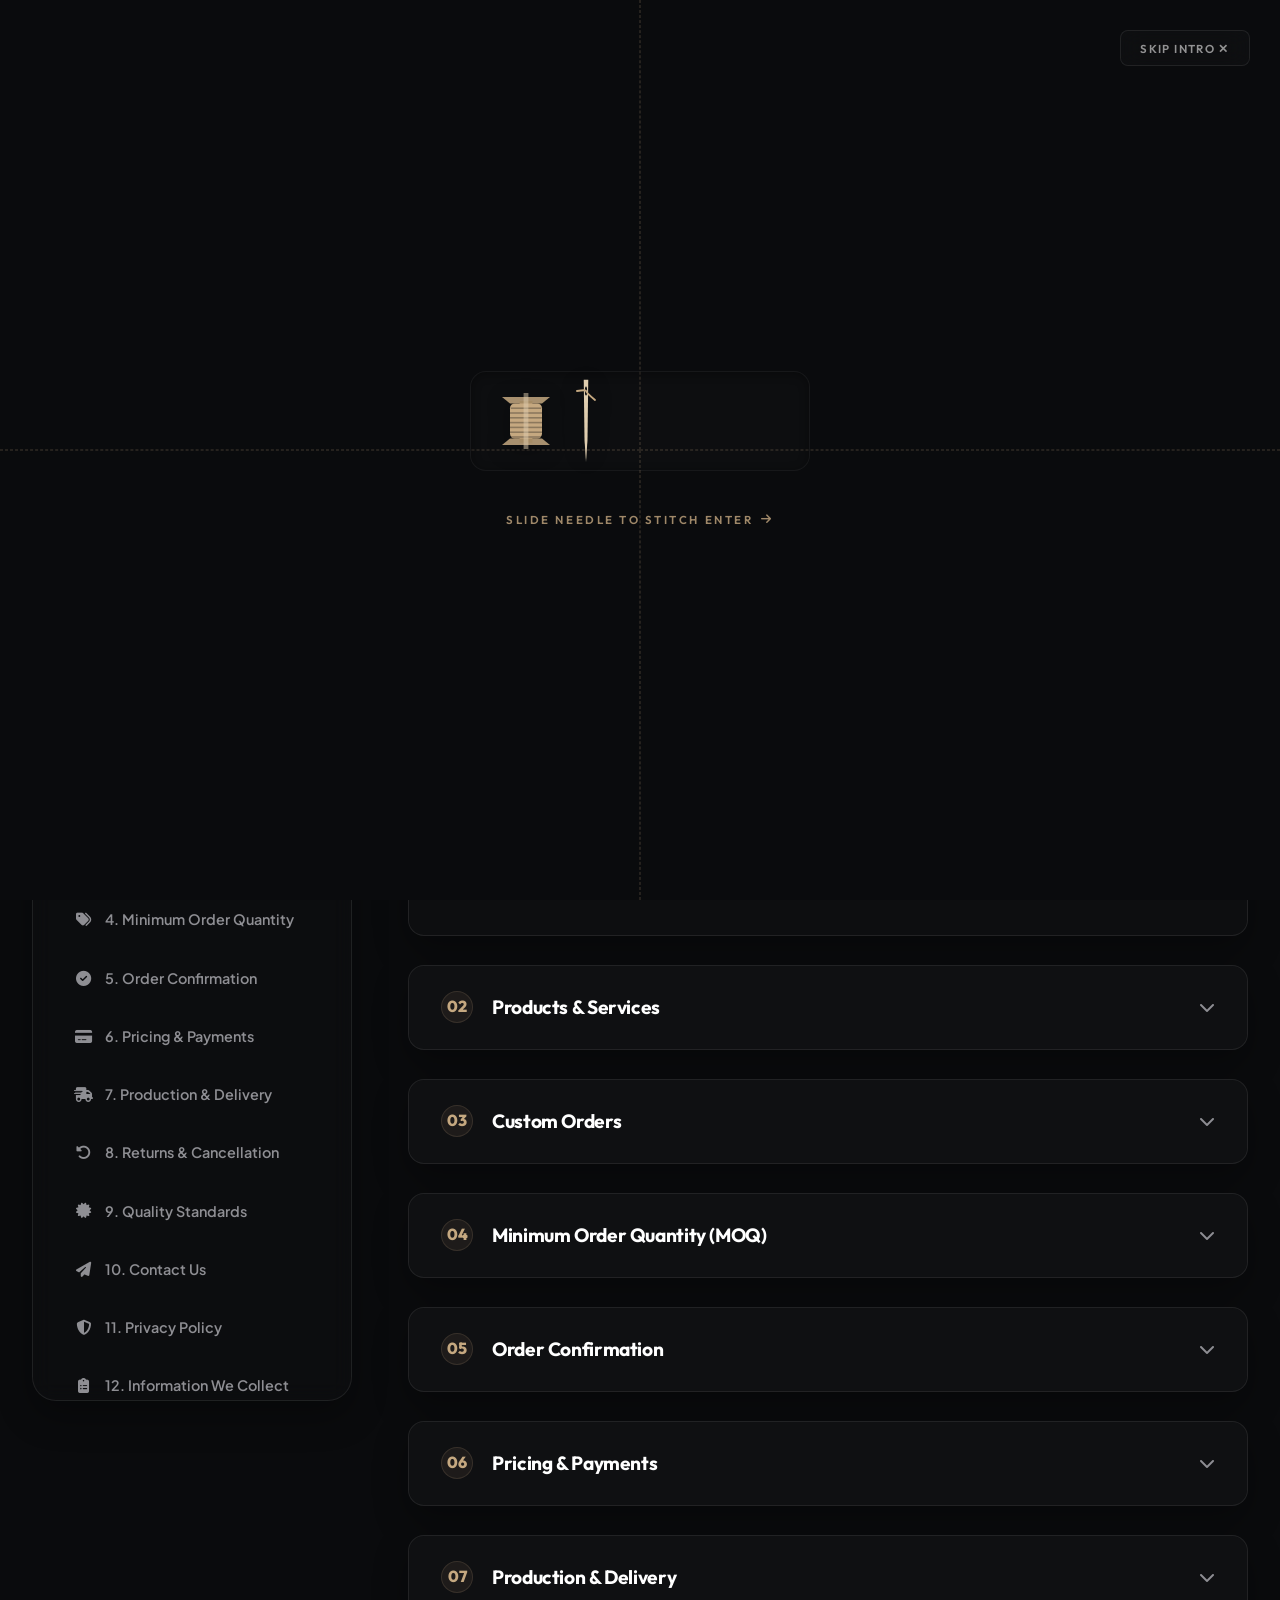
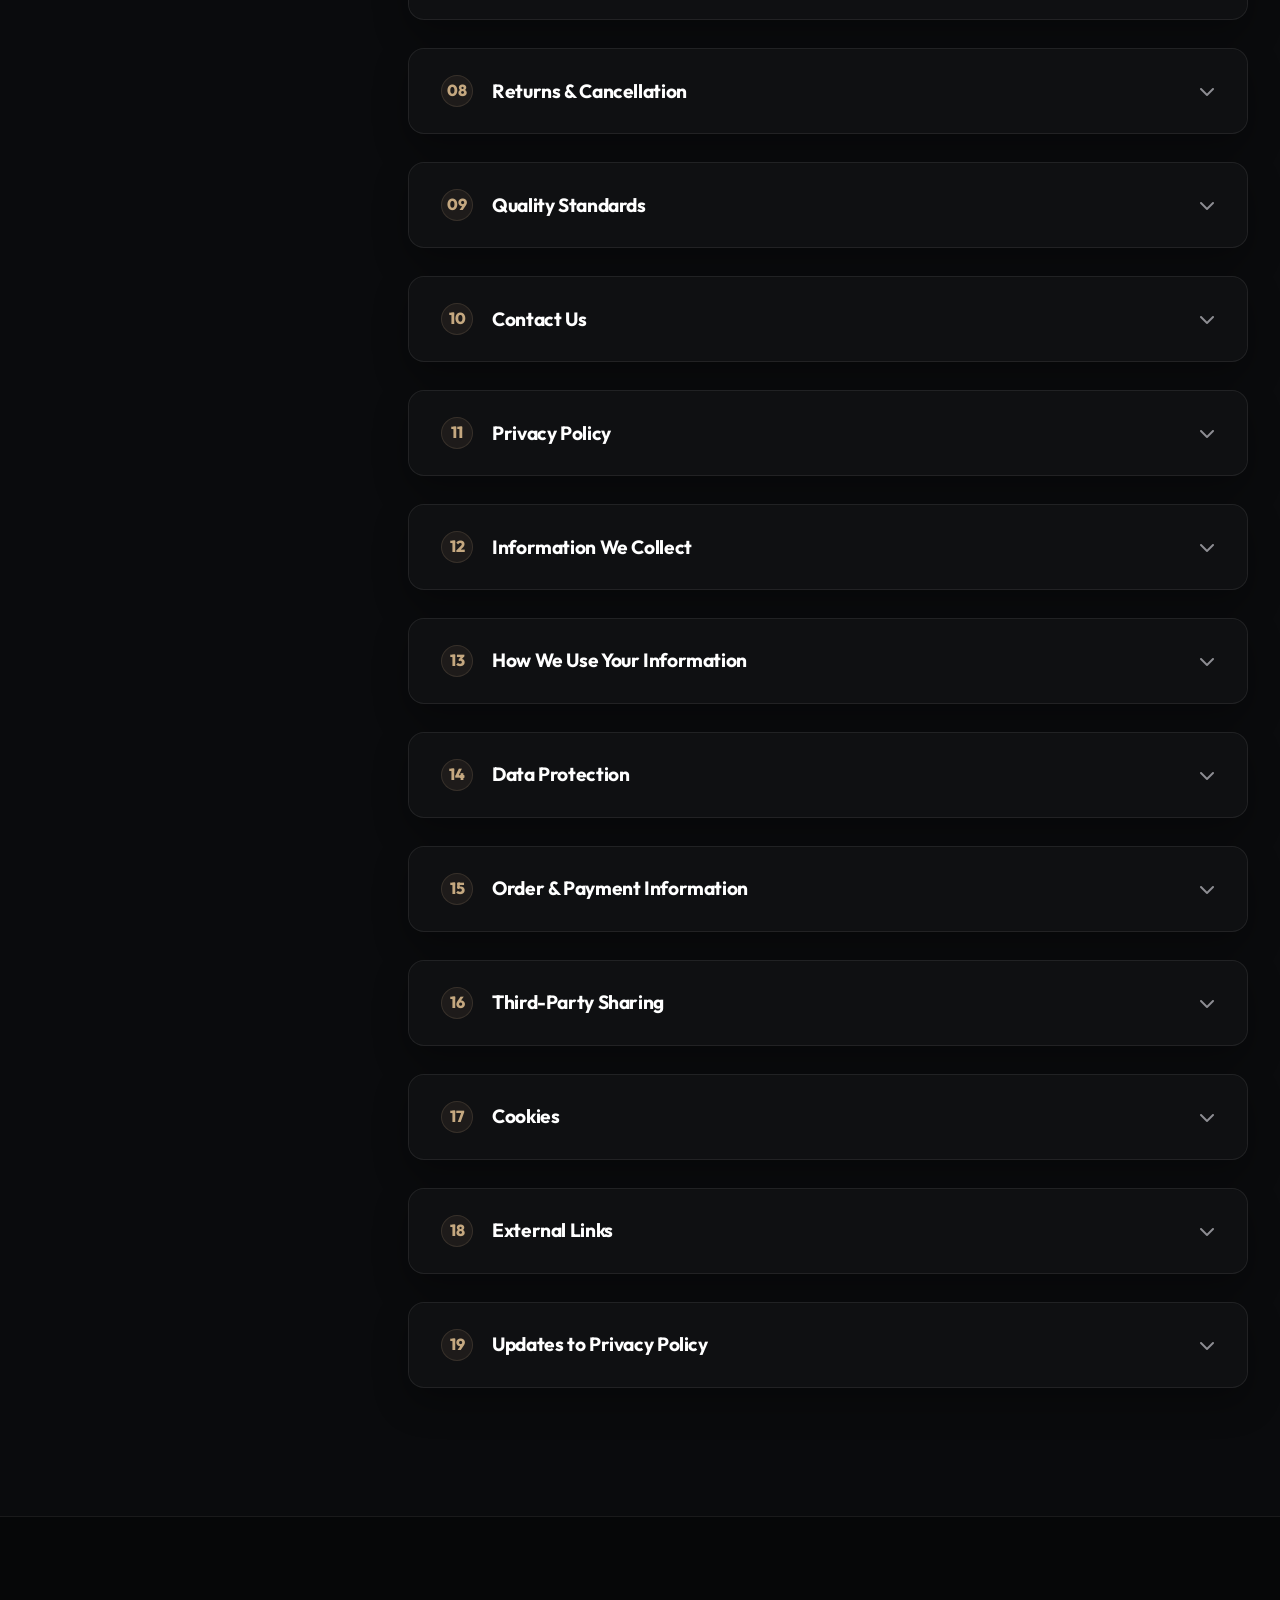
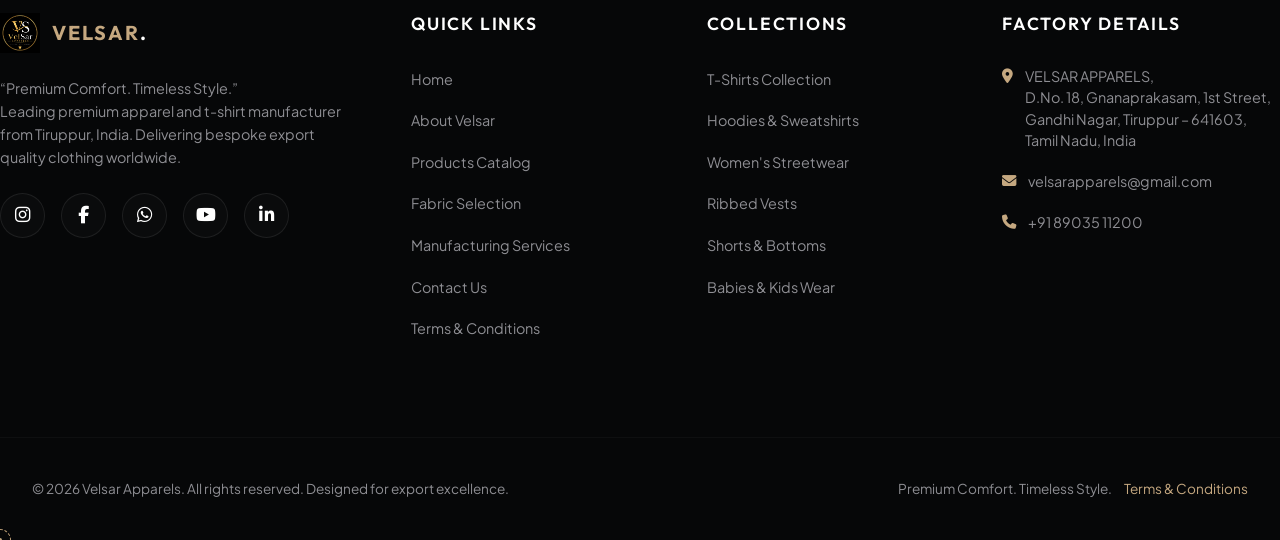
<file: terms.html>
<!DOCTYPE html>
<html lang="en">
<head>
  <meta charset="UTF-8">
  <meta name="viewport" content="width=device-width, initial-scale=1.0">
  <title>Terms & Conditions | Velsar Apparels | Wholesale Garment Manufacturing</title>
  
  <!-- SEO Meta Tags -->
  <meta name="description" content="Official manufacturing terms, wholesale ordering policies, and business guidelines for Velsar Apparels in Tiruppur, India. Review payment terms, sample approvals, tolerances, and quality checklists.">
  <meta name="keywords" content="Velsar Apparels terms, apparel manufacturing policy India, wholesale clothing terms Tiruppur, custom garment orders, bulk order guidelines, Gandhi Nagar clothing factory rules">
  
  <!-- OpenGraph Social SEO Meta Tags -->
  <meta property="og:title" content="Terms & Conditions | Velsar Apparels | Wholesale Garment Manufacturing">
  <meta property="og:description" content="Review official wholesale policies, payment structures, sample approvals, and dispatch terms for Velsar Apparels in Tiruppur, Tamil Nadu.">
  <meta property="og:type" content="website">
  <meta property="og:url" content="https://velsarapparels.com/terms.html">
  <meta property="og:image" content="Logo.png">
  <meta property="og:site_name" content="Velsar Apparels">
  
  <!-- Twitter Card properties -->
  <meta name="twitter:card" content="summary_large_image">
  <meta name="twitter:title" content="Terms & Conditions | Velsar Apparels | Wholesale Garment Manufacturing">
  <meta name="twitter:description" content="Official wholesale and bulk apparel manufacturing terms and conditions of Velsar Apparels, Tiruppur, India.">
  <meta name="twitter:image" content="Logo.png">
  
  <link rel="icon" type="image/png" href="Logo.png">
  <link rel="stylesheet" href="https://cdnjs.cloudflare.com/ajax/libs/font-awesome/6.4.0/css/all.min.css">
  <link rel="stylesheet" href="style.css">
  
  <style>
    /* Custom subpage hero styling */
    .subpage-hero {
      height: 40vh;
      background: radial-gradient(circle at center, rgba(10, 11, 13, 0.6) 0%, rgba(10, 11, 13, 0.95) 100%), url('Shoot/Back Ground 2.png') center/cover no-repeat;
      display: flex;
      align-items: center;
      justify-content: center;
      text-align: center;
      position: relative;
      border-bottom: 1px solid var(--border-glass);
      overflow: hidden;
    }
    .subpage-hero::before {
      content: '';
      position: absolute;
      bottom: 0;
      left: 0;
      width: 100%;
      height: 30%;
      background: linear-gradient(to top, var(--primary-dark) 0%, transparent 100%);
      z-index: 1;
    }
    .subpage-hero-content {
      position: relative;
      z-index: 2;
      padding-top: 5rem;
    }
    .subpage-title {
      font-size: 3rem;
      font-weight: 800;
      color: var(--text-white);
      text-transform: uppercase;
      margin-bottom: 0.8rem;
      letter-spacing: 0.05em;
    }
    .subpage-subtitle {
      font-size: 1.1rem;
      color: var(--accent);
      text-transform: uppercase;
      letter-spacing: 0.15em;
      font-weight: 600;
    }

    /* Interactive Layout */
    .terms-layout-grid {
      display: grid;
      grid-template-columns: 320px 1fr;
      gap: 3.5rem;
      align-items: start;
    }

    @media (max-width: 991px) {
      .terms-layout-grid {
        grid-template-columns: 1fr;
        gap: 2.5rem;
      }
    }

    /* Search & Control Hub styling */
    .terms-control-hub {
      background: rgba(255, 255, 255, 0.02);
      border: 1px solid var(--border-glass);
      border-radius: var(--border-radius-lg);
      padding: 1.8rem;
      margin-bottom: 2.5rem;
      display: flex;
      flex-wrap: wrap;
      gap: 1.5rem;
      align-items: center;
      justify-content: space-between;
      box-shadow: var(--shadow-card);
      backdrop-filter: blur(15px);
    }

    .terms-search-wrapper {
      position: relative;
      flex: 1;
      min-width: 280px;
    }

    .terms-search-input {
      width: 100%;
      background: rgba(10, 11, 13, 0.5);
      border: 1px solid rgba(255, 255, 255, 0.08);
      border-radius: var(--border-radius-md);
      padding: 1rem 1.2rem 1rem 3rem;
      color: var(--text-white);
      font-size: 0.95rem;
      transition: all 0.4s ease;
    }

    .terms-search-input:focus {
      border-color: var(--accent);
      box-shadow: 0 0 15px rgba(197, 168, 128, 0.15);
      outline: none;
    }

    .terms-search-wrapper i {
      position: absolute;
      left: 1.2rem;
      top: 50%;
      transform: translateY(-50%);
      color: var(--text-muted);
      transition: color 0.4s ease;
    }

    .terms-search-input:focus + i {
      color: var(--accent);
    }

    .terms-action-group {
      display: flex;
      gap: 1rem;
    }

    .btn-toggle-action {
      background: rgba(255, 255, 255, 0.03);
      border: 1px solid rgba(255, 255, 255, 0.06);
      color: var(--text-muted);
      padding: 0.8rem 1.2rem;
      border-radius: var(--border-radius-md);
      cursor: pointer;
      font-size: 0.85rem;
      font-weight: 600;
      transition: all 0.3s ease;
      display: flex;
      align-items: center;
      gap: 0.6rem;
    }

    .btn-toggle-action:hover {
      background: rgba(197, 168, 128, 0.1);
      border-color: var(--accent);
      color: var(--accent);
    }

    /* Left Sidebar Navigation */
    .terms-sidebar {
      position: sticky;
      top: 110px;
      max-height: calc(100vh - 140px);
      overflow-y: auto;
      background: rgba(255, 255, 255, 0.01);
      border: 1px solid var(--border-glass);
      border-radius: var(--border-radius-lg);
      padding: 1.2rem;
      box-shadow: var(--shadow-card);
      backdrop-filter: blur(10px);
    }

    .terms-sidebar::-webkit-scrollbar {
      width: 4px;
    }
    .terms-sidebar::-webkit-scrollbar-thumb {
      background: rgba(255, 255, 255, 0.05);
      border-radius: 4px;
    }
    .terms-sidebar::-webkit-scrollbar-thumb:hover {
      background: var(--accent);
    }

    @media (max-width: 991px) {
      .terms-sidebar {
        position: relative;
        top: 0;
        max-height: none;
        overflow-y: visible;
        display: flex;
        overflow-x: auto;
        white-space: nowrap;
        gap: 0.8rem;
        padding: 0.8rem;
        border-radius: var(--border-radius-md);
      }
    }

    .sidebar-menu-title {
      font-family: var(--font-headings);
      font-size: 1rem;
      font-weight: 800;
      color: var(--text-white);
      text-transform: uppercase;
      letter-spacing: 0.08em;
      margin-bottom: 1.2rem;
      padding-bottom: 0.8rem;
      border-bottom: 1px solid rgba(255, 255, 255, 0.05);
    }

    @media (max-width: 991px) {
      .sidebar-menu-title {
        display: none;
      }
    }

    .terms-nav-item {
      display: flex;
      align-items: center;
      gap: 0.8rem;
      padding: 0.9rem 1.2rem;
      color: var(--text-muted);
      text-decoration: none;
      font-size: 0.9rem;
      font-weight: 600;
      border-radius: var(--border-radius-sm);
      transition: all 0.3s ease;
      border-left: 3px solid transparent;
      margin-bottom: 0.4rem;
    }

    @media (max-width: 991px) {
      .terms-nav-item {
        display: inline-flex;
        border-left: none;
        border-bottom: 3px solid transparent;
        margin-bottom: 0;
        padding: 0.8rem 1.2rem;
      }
    }

    .terms-nav-item i {
      width: 18px;
      text-align: center;
      font-size: 0.95rem;
      color: var(--text-muted);
      transition: color 0.3s ease;
    }

    .terms-nav-item:hover {
      background: rgba(255, 255, 255, 0.03);
      color: var(--text-white);
    }

    .terms-nav-item.active {
      background: rgba(197, 168, 128, 0.08);
      color: var(--accent);
      border-left-color: var(--accent);
    }

    @media (max-width: 991px) {
      .terms-nav-item.active {
        border-left-color: transparent;
        border-bottom-color: var(--accent);
      }
    }

    .terms-nav-item.active i {
      color: var(--accent);
    }

    /* Terms Accordion Cards */
    .terms-content {
      display: flex;
      flex-direction: column;
      gap: 1.8rem;
    }

    .terms-card {
      background: rgba(255, 255, 255, 0.02);
      border: 1px solid var(--border-glass);
      border-radius: var(--border-radius-md);
      overflow: hidden;
      box-shadow: var(--shadow-card);
      transition: all 0.5s cubic-bezier(0.165, 0.84, 0.44, 1);
      scroll-margin-top: 130px;
    }

    .terms-card:hover {
      border-color: rgba(255, 255, 255, 0.15);
      box-shadow: 0 15px 30px rgba(0, 0, 0, 0.4);
    }

    .terms-card.active-focus {
      border-color: var(--accent);
      box-shadow: 0 15px 40px rgba(197, 168, 128, 0.12);
    }

    .terms-card-header {
      padding: 1.6rem 2rem;
      display: flex;
      align-items: center;
      justify-content: space-between;
      cursor: pointer;
      user-select: none;
      background: rgba(255, 255, 255, 0.005);
      transition: background 0.3s ease;
    }

    .terms-card-header:hover {
      background: rgba(255, 255, 255, 0.015);
    }

    .terms-card-title-group {
      display: flex;
      align-items: center;
      gap: 1.2rem;
    }

    .terms-card-num {
      font-family: var(--font-headings);
      font-size: 1rem;
      font-weight: 800;
      color: var(--accent);
      background: rgba(197, 168, 128, 0.08);
      width: 32px;
      height: 32px;
      border-radius: 50%;
      display: flex;
      align-items: center;
      justify-content: center;
      flex-shrink: 0;
      border: 1px solid rgba(197, 168, 128, 0.15);
    }

    .terms-card-title {
      font-family: var(--font-headings);
      font-size: 1.2rem;
      font-weight: 700;
      color: var(--text-white);
      margin: 0;
    }

    .terms-card-chevron {
      color: var(--text-muted);
      font-size: 1rem;
      transition: transform 0.4s cubic-bezier(0.165, 0.84, 0.44, 1), color 0.3s ease;
    }

    .terms-card.expanded .terms-card-chevron {
      transform: rotate(180deg);
      color: var(--accent);
    }

    /* Accordion Body */
    .terms-card-body {
      max-height: 0;
      overflow: hidden;
      transition: max-height 0.5s cubic-bezier(0.165, 0.84, 0.44, 1);
      background: rgba(10, 11, 13, 0.2);
    }

    .terms-card.expanded .terms-card-body {
      max-height: 1500px; /* high limit to fit large lists */
    }

    .terms-card-inner-content {
      padding: 2rem;
      border-top: 1px solid rgba(255, 255, 255, 0.05);
      color: var(--text-muted);
      font-size: 0.98rem;
      line-height: 1.7;
    }

    .terms-card-inner-content p {
      margin-top: 0;
      margin-bottom: 1.2rem;
    }

    /* Terms Special styling */
    .highlight-banner {
      background: rgba(197, 168, 128, 0.06);
      border: 1px solid rgba(197, 168, 128, 0.18);
      border-radius: var(--border-radius-md);
      padding: 1.2rem 1.5rem;
      margin: 1.5rem 0;
      display: flex;
      align-items: center;
      gap: 1.2rem;
    }

    .highlight-banner-icon {
      font-size: 1.6rem;
      color: var(--accent);
      flex-shrink: 0;
    }

    .highlight-banner-text h4 {
      margin: 0 0 0.2rem 0;
      color: var(--accent);
      font-family: var(--font-headings);
      font-weight: 700;
      font-size: 1.05rem;
    }

    .highlight-banner-text p {
      margin: 0;
      font-size: 0.9rem;
      color: var(--text-muted);
    }

    .terms-specs-table {
      width: 100%;
      border-collapse: collapse;
      margin: 1.5rem 0;
      font-size: 0.9rem;
    }

    .terms-specs-table th {
      background: rgba(255, 255, 255, 0.03);
      color: var(--text-white);
      text-align: left;
      font-weight: 700;
      border-bottom: 2px solid rgba(255, 255, 255, 0.08);
      padding: 1rem;
    }

    .terms-specs-table td {
      padding: 1rem;
      border-bottom: 1px solid rgba(255, 255, 255, 0.05);
      color: var(--text-muted);
    }

    .terms-specs-table tr:last-child td {
      border-bottom: none;
    }

    .terms-bullet-list {
      margin: 1.2rem 0;
      padding-left: 1.5rem;
      list-style-type: none;
    }

    .terms-bullet-list li {
      position: relative;
      margin-bottom: 0.8rem;
      padding-left: 1.2rem;
    }

    .terms-bullet-list li::before {
      content: '\f00c';
      font-family: 'Font Awesome 6 Free';
      font-weight: 900;
      position: absolute;
      left: 0;
      top: 3px;
      color: var(--accent);
      font-size: 0.8rem;
    }

    .warning-bullet-list li::before {
      content: '\f12a';
      color: var(--accent-light);
    }

    .search-no-results {
      text-align: center;
      padding: 4rem 2rem;
      background: rgba(255, 255, 255, 0.02);
      border: 1px dashed rgba(255, 255, 255, 0.08);
      border-radius: var(--border-radius-lg);
      display: none;
    }

    .search-no-results i {
      font-size: 3rem;
      color: var(--text-muted);
      margin-bottom: 1.5rem;
    }

    .search-no-results h3 {
      font-family: var(--font-headings);
      color: var(--text-white);
      margin: 0 0 0.5rem 0;
      font-size: 1.3rem;
    }

    .search-no-results p {
      color: var(--text-muted);
      margin: 0;
      font-size: 0.95rem;
    }
  </style>
</head>
<body>

  <!-- 1. PRELOADER -->
  <div id="preloader">
    <div class="preloader-panel p-top-left"></div>
    <div class="preloader-panel p-top-right"></div>
    <div class="preloader-panel p-bottom-left"></div>
    <div class="preloader-panel p-bottom-right"></div>
    <div class="preloader-content">
      <div class="scissor-loader-container">
        <div class="stitch-line"></div>
        <div class="scissor-wrapper">
          <svg class="loader-scissor-svg" viewBox="0 0 100 100" width="80" height="80">
            <g class="scissor-group">
              <!-- Top Blade with loop -->
              <g class="blade-top">
                <path d="M 10 50 L 80 40 L 90 43 L 80 46 Z" fill="var(--accent)" />
                <circle cx="20" cy="65" r="10" stroke="var(--accent)" stroke-width="3" fill="none" />
                <path d="M 20 55 L 10 50" stroke="var(--accent)" stroke-width="3" />
              </g>
              <!-- Bottom Blade with loop -->
              <g class="blade-bottom">
                <path d="M 10 50 L 80 60 L 90 57 L 80 54 Z" fill="var(--accent)" />
                <circle cx="20" cy="35" r="10" stroke="var(--accent)" stroke-width="3" fill="none" />
                <path d="M 20 45 L 10 50" stroke="var(--accent)" stroke-width="3" />
              </g>
              <!-- Joint screw -->
              <circle cx="45" cy="50" r="3" fill="#fff" />
            </g>
          </svg>
        </div>
      </div>
      <div class="loader-text">Velsar Apparels</div>
    </div>
  </div>

  <!-- 2. NAVBAR -->
  <header class="header">
    <div class="container navbar">
      <a href="index.html" class="logo-container" id="nav-logo-link">
        <img class="logo-img" src="Logo.png" alt="Velsar Apparels Logo">
        <span class="logo-text">VELSAR<span>.</span></span>
      </a>
      
      <nav class="nav-menu" id="navigation-drawer">
        <a href="index.html" class="nav-link">Home</a>
        <a href="about.html" class="nav-link">About</a>
        <a href="products.html" class="nav-link">Products</a>
        <a href="fabric.html" class="nav-link">Fabric</a>
        <a href="services.html" class="nav-link">Services</a>
        <a href="contact.html" class="nav-link">Contact</a>
        <div class="nav-cta">
          <a href="contact.html" class="btn btn-primary">Get Estimate</a>
        </div>
      </nav>
      
      <button class="hamburger" aria-label="Toggle Navigation menu" id="hamburger-menu-btn">
        <span></span>
        <span></span>
        <span></span>
      </button>
    </div>
  </header>

  <!-- 3. HERO SECTION -->
  <section class="subpage-hero" id="terms-hero">
    <div class="subpage-hero-content reveal">
      <span class="subpage-subtitle">Corporate Policies</span>
      <h1 class="subpage-title">Terms & Conditions</h1>
    </div>
  </section>

  <!-- 4. CORE TERMS EXPLORER SECTION -->
  <section class="section-padding" style="background: var(--primary-dark);">
    <div class="container">
      
      <!-- Interactive Control Hub -->
      <div class="terms-control-hub reveal">
        <div class="terms-search-wrapper">
          <input type="text" id="terms-search" class="terms-search-input" placeholder="Search terms (e.g. advance, refund, tolerances, wash)...">
          <i class="fas fa-magnifying-glass"></i>
        </div>
        <div class="terms-action-group">
          <button class="btn-toggle-action" id="btn-expand-all">
            <i class="fas fa-square-plus"></i> Expand All
          </button>
          <button class="btn-toggle-action" id="btn-collapse-all">
            <i class="fas fa-square-minus"></i> Collapse All
          </button>
        </div>
      </div>

      <!-- Main Layout -->
      <div class="terms-layout-grid">
        
        <!-- Sticky Sidebar Navigation tabs -->
        <aside class="terms-sidebar reveal">
          <div class="sidebar-menu-title">Categories</div>
          <a href="#term-general" class="terms-nav-item active"><i class="fas fa-circle-info"></i> 1. General</a>
          <a href="#term-products" class="terms-nav-item"><i class="fas fa-shirt"></i> 2. Products & Services</a>
          <a href="#term-custom" class="terms-nav-item"><i class="fas fa-scissors"></i> 3. Custom Orders</a>
          <a href="#term-moq" class="terms-nav-item"><i class="fas fa-tags"></i> 4. Minimum Order Quantity</a>
          <a href="#term-confirmation" class="terms-nav-item"><i class="fas fa-circle-check"></i> 5. Order Confirmation</a>
          <a href="#term-pricing" class="terms-nav-item"><i class="fas fa-credit-card"></i> 6. Pricing & Payments</a>
          <a href="#term-delivery" class="terms-nav-item"><i class="fas fa-truck-fast"></i> 7. Production & Delivery</a>
          <a href="#term-returns" class="terms-nav-item"><i class="fas fa-rotate-left"></i> 8. Returns & Cancellation</a>
          <a href="#term-quality" class="terms-nav-item"><i class="fas fa-certificate"></i> 9. Quality Standards</a>
          <a href="#term-contact" class="terms-nav-item"><i class="fas fa-paper-plane"></i> 10. Contact Us</a>
          <a href="#privacy-intro" class="terms-nav-item"><i class="fas fa-shield-halved"></i> 11. Privacy Policy</a>
          <a href="#privacy-collect" class="terms-nav-item"><i class="fas fa-clipboard-list"></i> 12. Information We Collect</a>
          <a href="#privacy-use" class="terms-nav-item"><i class="fas fa-chart-line"></i> 13. How We Use Data</a>
          <a href="#privacy-protection" class="terms-nav-item"><i class="fas fa-key"></i> 14. Data Protection</a>
          <a href="#privacy-order" class="terms-nav-item"><i class="fas fa-lock"></i> 15. Order & Payment Info</a>
          <a href="#privacy-sharing" class="terms-nav-item"><i class="fas fa-user-group"></i> 16. Third-Party Sharing</a>
          <a href="#privacy-cookies" class="terms-nav-item"><i class="fas fa-cookie-bite"></i> 17. Cookies Policy</a>
          <a href="#privacy-links" class="terms-nav-item"><i class="fas fa-link"></i> 18. External Links</a>
          <a href="#privacy-updates" class="terms-nav-item"><i class="fas fa-pen-to-square"></i> 19. Policy Updates</a>
        </aside>

        <!-- Main Terms Panels list -->
        <main class="terms-content">
          
          <!-- No Results Box -->
          <div class="search-no-results" id="no-results-panel">
            <i class="fas fa-folder-open"></i>
            <h3>No matching clauses found</h3>
            <p>Try searching other keywords like 'advance', 'refund', 'GSM', 'Tiruppur', or 'tolerance'.</p>
          </div>

          <!-- Term 1 -->
          <article class="terms-card expanded reveal" id="term-general">
            <header class="terms-card-header">
              <div class="terms-card-title-group">
                <div class="terms-card-num">01</div>
                <h3 class="terms-card-title">General Guidelines</h3>
              </div>
              <i class="fas fa-chevron-down terms-card-chevron"></i>
            </header>
            <div class="terms-card-body">
              <div class="terms-card-inner-content">
                <p>Welcome to our website. By accessing or using our website, products, and services, you agree to the following Terms & Conditions. Please read them carefully before placing orders or using our services.</p>
                <p>These Terms & Conditions apply to all visitors, customers, suppliers, and users of our website and services.</p>
              </div>
            </div>
          </article>

          <!-- Term 2 -->
          <article class="terms-card reveal" id="term-products">
            <header class="terms-card-header">
              <div class="terms-card-title-group">
                <div class="terms-card-num">02</div>
                <h3 class="terms-card-title">Products & Services</h3>
              </div>
              <i class="fas fa-chevron-down terms-card-chevron"></i>
            </header>
            <div class="terms-card-body">
              <div class="terms-card-inner-content">
                <p>We specialize in fabric manufacturing, garment production, custom apparel development, printing, embroidery, washing, and bulk order services.</p>
                <div class="highlight-banner">
                  <div class="highlight-banner-icon"><i class="fas fa-palette"></i></div>
                  <div class="highlight-banner-text">
                    <h4>Production Variance Note</h4>
                    <p>Product colors, fabric texture, washing effects, and finishing may vary slightly due to lighting, screen display, and production processes.</p>
                  </div>
                </div>
              </div>
            </div>
          </article>

          <!-- Term 3 -->
          <article class="terms-card reveal" id="term-custom">
            <header class="terms-card-header">
              <div class="terms-card-title-group">
                <div class="terms-card-num">03</div>
                <h3 class="terms-card-title">Custom Orders</h3>
              </div>
              <i class="fas fa-chevron-down terms-card-chevron"></i>
            </header>
            <div class="terms-card-body">
              <div class="terms-card-inner-content">
                <p>Custom manufacturing orders are processed according to client-approved specifications, samples, sizes, artwork, and production details.</p>
                <p>We follow strict quality guidelines to match your approved physical sample or technical pack specifications during bulk production rounds.</p>
              </div>
            </div>
          </article>

          <!-- Term 4 -->
          <article class="terms-card reveal" id="term-moq">
            <header class="terms-card-header">
              <div class="terms-card-title-group">
                <div class="terms-card-num">04</div>
                <h3 class="terms-card-title">Minimum Order Quantity (MOQ)</h3>
              </div>
              <i class="fas fa-chevron-down terms-card-chevron"></i>
            </header>
            <div class="terms-card-body">
              <div class="terms-card-inner-content">
                <p>Custom order MOQ may vary depending on fabric type, printing process, embroidery, and production requirements.</p>
                <div class="highlight-banner">
                  <div class="highlight-banner-icon"><i class="fas fa-tags"></i></div>
                  <div class="highlight-banner-text">
                    <h4>Flexible MOQ Starting Points</h4>
                    <p>Standard streetwear styles generally start at 100 pieces per style. Contact our support team for style-specific MOQ confirmations.</p>
                  </div>
                </div>
              </div>
            </div>
          </article>

          <!-- Term 5 -->
          <article class="terms-card reveal" id="term-confirmation">
            <header class="terms-card-header">
              <div class="terms-card-title-group">
                <div class="terms-card-num">05</div>
                <h3 class="terms-card-title">Order Confirmation</h3>
              </div>
              <i class="fas fa-chevron-down terms-card-chevron"></i>
            </header>
            <div class="terms-card-body">
              <div class="terms-card-inner-content">
                <p>Production will begin only after the following conditions are fully met:</p>
                <ul class="terms-bullet-list">
                  <li>Written or signed order confirmation</li>
                  <li>Design mockup and pre-production sample approval</li>
                  <li>Advance payment clearance confirmation</li>
                </ul>
                <div class="highlight-banner" style="background: rgba(223, 205, 175, 0.03); border-color: rgba(223, 205, 175, 0.1);">
                  <div class="highlight-banner-icon" style="color: var(--accent-light);"><i class="fas fa-circle-exclamation"></i></div>
                  <div class="highlight-banner-text">
                    <h4>Post-Confirmation Policy</h4>
                    <p>Any changes requested after bulk production starts may result in additional resource charges and delivery timeline delays.</p>
                  </div>
                </div>
              </div>
            </div>
          </article>

          <!-- Term 6 -->
          <article class="terms-card reveal" id="term-pricing">
            <header class="terms-card-header">
              <div class="terms-card-title-group">
                <div class="terms-card-num">06</div>
                <h3 class="terms-card-title">Pricing & Payments</h3>
              </div>
              <i class="fas fa-chevron-down terms-card-chevron"></i>
            </header>
            <div class="terms-card-body">
              <div class="terms-card-inner-content">
                <p>All pricing is subject to fabric rates, customization requirements, order quantity, and production specifications.</p>
                <p>Payments must be completed according to agreed payment terms before dispatch. Goods will not leave our facility until the outstanding balances are settled.</p>
              </div>
            </div>
          </article>

          <!-- Term 7 -->
          <article class="terms-card reveal" id="term-delivery">
            <header class="terms-card-header">
              <div class="terms-card-title-group">
                <div class="terms-card-num">07</div>
                <h3 class="terms-card-title">Production & Delivery</h3>
              </div>
              <i class="fas fa-chevron-down terms-card-chevron"></i>
            </header>
            <div class="terms-card-body">
              <div class="terms-card-inner-content">
                <p>Delivery timelines may vary depending on the following parameters:</p>
                <ul class="terms-bullet-list">
                  <li>Order quantity and style complexity</li>
                  <li>Fabric mill availability and dye scheduling</li>
                  <li>Customization process (such as embroidery or specialized washing)</li>
                  <li>Logistics, port clearance, and transportation modes</li>
                </ul>
                <p>We strive to complete and dispatch all orders within the committed timeline with maximum care.</p>
              </div>
            </div>
          </article>

          <!-- Term 8 -->
          <article class="terms-card reveal" id="term-returns">
            <header class="terms-card-header">
              <div class="terms-card-title-group">
                <div class="terms-card-num">08</div>
                <h3 class="terms-card-title">Returns & Cancellation</h3>
              </div>
              <i class="fas fa-chevron-down terms-card-chevron"></i>
            </header>
            <div class="terms-card-body">
              <div class="terms-card-inner-content">
                <p>Custom-manufactured products cannot be returned or canceled once production has started unless there is a confirmed manufacturing defect.</p>
                <div class="highlight-banner" style="background: rgba(239, 83, 80, 0.03); border-color: rgba(239, 83, 80, 0.15);">
                  <div class="highlight-banner-icon" style="color: #ef5350;"><i class="fas fa-triangle-exclamation"></i></div>
                  <div class="highlight-banner-text">
                    <h4 style="color: #ef5350;">Reporting Period</h4>
                    <p>Any issue regarding sewing quality, printing errors, or carton quantity must be reported within the agreed time after delivery.</p>
                  </div>
                </div>
              </div>
            </div>
          </article>

          <!-- Term 9 -->
          <article class="terms-card reveal" id="term-quality">
            <header class="terms-card-header">
              <div class="terms-card-title-group">
                <div class="terms-card-num">09</div>
                <h3 class="terms-card-title">Quality Standards</h3>
              </div>
              <i class="fas fa-chevron-down terms-card-chevron"></i>
            </header>
            <div class="terms-card-body">
              <div class="terms-card-inner-content">
                <p>All products undergo strict quality checks to ensure they meet international export standards. We are committed to maintaining competitive pricing and efficient dispatch management.</p>
                <p>Our Quality Assurance team checks seam strength, colorfastness, GSM weight tolerance, and packing alignment at multiple manufacturing checkpoints.</p>
              </div>
            </div>
          </article>

          <!-- Term 10 -->
          <article class="terms-card reveal" id="term-contact">
            <header class="terms-card-header">
              <div class="terms-card-title-group">
                <div class="terms-card-num">10</div>
                <h3 class="terms-card-title">Contact Us</h3>
              </div>
              <i class="fas fa-chevron-down terms-card-chevron"></i>
            </header>
            <div class="terms-card-body">
              <div class="terms-card-inner-content">
                <p>Share your fabric requirements, specifications, or sample references with our team for custom development support.</p>
                <p>Our sales and design teams are available via official email channels and WhatsApp Business to assist you throughout the product lifecycle.</p>
              </div>
            </div>
          </article>

          <!-- Term 11 -->
          <article class="terms-card reveal" id="privacy-intro">
            <header class="terms-card-header">
              <div class="terms-card-title-group">
                <div class="terms-card-num">11</div>
                <h3 class="terms-card-title">Privacy Policy</h3>
              </div>
              <i class="fas fa-chevron-down terms-card-chevron"></i>
            </header>
            <div class="terms-card-body">
              <div class="terms-card-inner-content">
                <p>Welcome to our website. We value your privacy and are committed to protecting your personal information.</p>
                <p>This Privacy Policy explains how we collect, use, and protect the information shared by visitors and customers during their digital interactions with Velsar Apparels.</p>
              </div>
            </div>
          </article>

          <!-- Term 12 -->
          <article class="terms-card reveal" id="privacy-collect">
            <header class="terms-card-header">
              <div class="terms-card-title-group">
                <div class="terms-card-num">12</div>
                <h3 class="terms-card-title">Information We Collect</h3>
              </div>
              <i class="fas fa-chevron-down terms-card-chevron"></i>
            </header>
            <div class="terms-card-body">
              <div class="terms-card-inner-content">
                <p>We may collect the following information when you contact or interact with us for business enquiries:</p>
                <ul class="terms-bullet-list">
                  <li>Full Name and Contact details</li>
                  <li>Phone Number / WhatsApp number</li>
                  <li>Official Email Address</li>
                  <li>Company Name and Registered Office Address</li>
                  <li>Order Requirements (sizes, prints, fabrics)</li>
                  <li>Shipping & Billing Information</li>
                </ul>
              </div>
            </div>
          </article>

          <!-- Term 13 -->
          <article class="terms-card reveal" id="privacy-use">
            <header class="terms-card-header">
              <div class="terms-card-title-group">
                <div class="terms-card-num">13</div>
                <h3 class="terms-card-title">How We Use Your Information</h3>
              </div>
              <i class="fas fa-chevron-down terms-card-chevron"></i>
            </header>
            <div class="terms-card-body">
              <div class="terms-card-inner-content">
                <p>The information collected may be used for the following operational purposes:</p>
                <ul class="terms-bullet-list">
                  <li>Responding to your pricing and MOQ inquiries</li>
                  <li>Processing your bulk custom apparel orders</li>
                  <li>Providing seamless customer and logistics support</li>
                  <li>Sharing updates regarding new catalog releases and fabric colors</li>
                  <li>Improving our services, site structure, and customer experience</li>
                </ul>
              </div>
            </div>
          </article>

          <!-- Term 14 -->
          <article class="terms-card reveal" id="privacy-protection">
            <header class="terms-card-header">
              <div class="terms-card-title-group">
                <div class="terms-card-num">14</div>
                <h3 class="terms-card-title">Data Protection</h3>
              </div>
              <i class="fas fa-chevron-down terms-card-chevron"></i>
            </header>
            <div class="terms-card-body">
              <div class="terms-card-inner-content">
                <p>We take reasonable security measures to protect your personal information from unauthorized access, misuse, or disclosure.</p>
                <p>Access to client data is strictly limited to authorized personnel handling your orders, pattern files, and invoices.</p>
              </div>
            </div>
          </article>

          <!-- Term 15 -->
          <article class="terms-card reveal" id="privacy-order">
            <header class="terms-card-header">
              <div class="terms-card-title-group">
                <div class="terms-card-num">15</div>
                <h3 class="terms-card-title">Order & Payment Information</h3>
              </div>
              <i class="fas fa-chevron-down terms-card-chevron"></i>
            </header>
            <div class="terms-card-body">
              <div class="terms-card-inner-content">
                <p>Customer order details and payment-related information are kept strictly confidential and used only for business and transaction purposes.</p>
                <p>All billing credentials are processed via secure corporate banking pipelines and accounting records.</p>
              </div>
            </div>
          </article>

          <!-- Term 16 -->
          <article class="terms-card reveal" id="privacy-sharing">
            <header class="terms-card-header">
              <div class="terms-card-title-group">
                <div class="terms-card-num">16</div>
                <h3 class="terms-card-title">Third-Party Sharing</h3>
              </div>
              <i class="fas fa-chevron-down terms-card-chevron"></i>
            </header>
            <div class="terms-card-body">
              <div class="terms-card-inner-content">
                <p>We do not sell, trade, or share customer personal information with unauthorized third parties.</p>
                <p>Information is shared only with trusted logistics partners, custom brokers, or shipping agents strictly when required for order processing and delivery fulfillment, or to satisfy legal obligations.</p>
              </div>
            </div>
          </article>

          <!-- Term 17 -->
          <article class="terms-card reveal" id="privacy-cookies">
            <header class="terms-card-header">
              <div class="terms-card-title-group">
                <div class="terms-card-num">17</div>
                <h3 class="terms-card-title">Cookies</h3>
              </div>
              <i class="fas fa-chevron-down terms-card-chevron"></i>
            </header>
            <div class="terms-card-body">
              <div class="terms-card-inner-content">
                <p>Our website may use cookies to improve browsing experience and analyze website performance.</p>
                <p>Cookies help us remember your layout preferences and catalog filter choices for quicker response times on subsequent visits.</p>
              </div>
            </div>
          </article>

          <!-- Term 18 -->
          <article class="terms-card reveal" id="privacy-links">
            <header class="terms-card-header">
              <div class="terms-card-title-group">
                <div class="terms-card-num">18</div>
                <h3 class="terms-card-title">External Links</h3>
              </div>
              <i class="fas fa-chevron-down terms-card-chevron"></i>
            </header>
            <div class="terms-card-body">
              <div class="terms-card-inner-content">
                <p>Our website may contain links to external websites (such as social networks or shipping trackers).</p>
                <p>We are not responsible for the privacy practices, cookie policies, or content of third-party websites.</p>
              </div>
            </div>
          </article>

          <!-- Term 19 -->
          <article class="terms-card reveal" id="privacy-updates">
            <header class="terms-card-header">
              <div class="terms-card-title-group">
                <div class="terms-card-num">19</div>
                <h3 class="terms-card-title">Updates to Privacy Policy</h3>
              </div>
              <i class="fas fa-chevron-down terms-card-chevron"></i>
            </header>
            <div class="terms-card-body">
              <div class="terms-card-inner-content">
                <p>We may update this Privacy Policy from time to time. Changes will be updated on this page.</p>
                <p>We advise customers to review this page occasionally to stay updated on our data security policies.</p>
              </div>
            </div>
          </article>

        </main>
      </div>

    </div>
  </section>

  <!-- 5. SHARED FOOTER -->
  <footer class="footer">
    <div class="container footer-top">
      <div class="footer-grid">
        
        <!-- Col 1: Brand Info -->
        <div class="footer-about">
          <a href="index.html" class="footer-logo-container">
            <img class="footer-logo-img" src="Logo.png" alt="Velsar Footer Logo">
            <span class="footer-logo-text">VELSAR<span>.</span></span>
          </a>
          <p class="footer-desc">
            “Premium Comfort. Timeless Style.”<br>
            Leading premium apparel and t-shirt manufacturer from Tiruppur, India. Delivering bespoke export quality clothing worldwide.
          </p>
          <div class="social-links">
            <a class="social-icon" href="https://instagram.com" target="_blank" aria-label="Instagram profile"><i class="fab fa-instagram"></i></a>
            <a class="social-icon" href="https://facebook.com" target="_blank" aria-label="Facebook page"><i class="fab fa-facebook-f"></i></a>
            <a class="social-icon" href="https://wa.me/918903511200?text=Hello%20Velsar%20Apparels%2C%20I%20would%20like%20to%20inquire%20about%20placing%20a%20bulk%20custom%20order%20for%20our%20clothing%20brand.%20Please%20share%20your%20latest%20fabric%20color%20card%20and%20pricing%20details." target="_blank" aria-label="WhatsApp chat"><i class="fab fa-whatsapp"></i></a>
            <a class="social-icon" href="https://youtube.com" target="_blank" aria-label="YouTube channel"><i class="fab fa-youtube"></i></a>
            <a class="social-icon" href="https://linkedin.com" target="_blank" aria-label="LinkedIn page"><i class="fab fa-linkedin-in"></i></a>
          </div>
        </div>
        
        <!-- Col 2: Navigation Links -->
        <div>
          <h4 class="footer-title">Quick Links</h4>
          <ul class="footer-links">
            <li><a href="index.html" class="footer-link">Home</a></li>
            <li><a href="about.html" class="footer-link">About Velsar</a></li>
            <li><a href="products.html" class="footer-link">Products Catalog</a></li>
            <li><a href="fabric.html" class="footer-link">Fabric Selection</a></li>
            <li><a href="services.html" class="footer-link">Manufacturing Services</a></li>
            <li><a href="contact.html" class="footer-link">Contact Us</a></li>
            <li><a href="terms.html" class="footer-link">Terms & Conditions</a></li>
          </ul>
        </div>
        
        <!-- Col 3: Collections links -->
        <div>
          <h4 class="footer-title">Collections</h4>
          <ul class="footer-links">
            <li><a href="products.html?cat=t-shirts" class="footer-link">T-Shirts Collection</a></li>
            <li><a href="products.html?cat=hoodies" class="footer-link">Hoodies & Sweatshirts</a></li>
            <li><a href="products.html?cat=women" class="footer-link">Women's Streetwear</a></li>
            <li><a href="products.html?cat=vest" class="footer-link">Ribbed Vests</a></li>
            <li><a href="products.html?cat=bottoms" class="footer-link">Shorts & Bottoms</a></li>
            <li><a href="products.html?cat=babies" class="footer-link">Babies & Kids Wear</a></li>
          </ul>
        </div>
        
        <!-- Col 4: Contact details -->
        <div>
          <h4 class="footer-title">Factory Details</h4>
          <div class="footer-contact-item">
            <i class="fas fa-location-dot"></i>
            <span>VELSAR APPARELS,<br>D.No. 18, Gnanaprakasam, 1st Street,<br>Gandhi Nagar, Tiruppur – 641603,<br>Tamil Nadu, India</span>
          </div>
          <div class="footer-contact-item">
            <i class="fas fa-envelope"></i>
            <a href="mailto:velsarapparels@gmail.com" style="color: inherit; word-break: break-all;">velsarapparels@gmail.com</a>
          </div>
          <div class="footer-contact-item">
            <i class="fas fa-phone"></i>
            <span>+91 89035 11200</span>
          </div>
        </div>
        
      </div>
    </div>
    
    <div class="footer-bottom">
      <div class="container footer-bottom-flex">
        <p>&copy; 2026 Velsar Apparels. All rights reserved. Designed for export excellence.</p>
        <p>Premium Comfort. Timeless Style. <a href="terms.html" style="color: var(--accent); margin-left: 10px; text-decoration: none;">Terms & Conditions</a></p>
      </div>
    </div>
  </footer>

  <!-- 6. SCROLL-TO-TOP -->
  <a class="scroll-top-btn" href="#top" aria-label="Scroll back to top" id="scroll-to-top-button">
    <i class="fas fa-chevron-up"></i>
  </a>

  <!-- Custom interactive JavaScript for live filtering & accordions -->
  <script>
    document.addEventListener('DOMContentLoaded', () => {
      // Elements
      const searchInput = document.getElementById('terms-search');
      const cards = document.querySelectorAll('.terms-card');
      const navItems = document.querySelectorAll('.terms-nav-item');
      const btnExpandAll = document.getElementById('btn-expand-all');
      const btnCollapseAll = document.getElementById('btn-collapse-all');
      const noResultsPanel = document.getElementById('no-results-panel');

      // Expand/Collapse individual card
      cards.forEach(card => {
        const header = card.querySelector('.terms-card-header');
        header.addEventListener('click', () => {
          card.classList.toggle('expanded');
          
          // Smooth focus effect
          if (card.classList.contains('expanded')) {
            // Remove from all others
            cards.forEach(c => c.classList.remove('active-focus'));
            card.classList.add('active-focus');
          } else {
            card.classList.remove('active-focus');
          }
        });
      });

      // Expand All
      btnExpandAll.addEventListener('click', () => {
        cards.forEach(card => {
          if (!card.classList.contains('expanded')) {
            card.classList.add('expanded');
          }
        });
      });

      // Collapse All
      btnCollapseAll.addEventListener('click', () => {
        cards.forEach(card => {
          card.classList.remove('expanded');
          card.classList.remove('active-focus');
        });
      });

      // Interactive Search Filtering
      searchInput.addEventListener('input', (e) => {
        const query = e.target.value.toLowerCase().trim();
        let visibleCount = 0;

        cards.forEach(card => {
          const title = card.querySelector('.terms-card-title').textContent.toLowerCase();
          const content = card.querySelector('.terms-card-inner-content').textContent.toLowerCase();
          
          if (title.includes(query) || content.includes(query)) {
            card.style.display = 'block';
            visibleCount++;
            
            // Auto expand if actively searching
            if (query.length > 1) {
              card.classList.add('expanded');
            }
          } else {
            card.style.display = 'none';
          }
        });

        // Show/hide no results message
        if (visibleCount === 0) {
          noResultsPanel.style.display = 'block';
        } else {
          noResultsPanel.style.display = 'none';
        }
      });

      // IntersectionObserver for active scroll highlighting in sidebar
      const observerOptions = {
        root: null,
        rootMargin: '-20% 0px -60% 0px', // focused center window
        threshold: 0
      };

      const observer = new IntersectionObserver((entries) => {
        entries.forEach(entry => {
          if (entry.isIntersecting) {
            const id = entry.target.getAttribute('id');
            
            navItems.forEach(item => {
              item.classList.remove('active');
              if (item.getAttribute('href') === `#${id}`) {
                item.classList.add('active');
                
                // On mobile, scroll the active nav tab into horizontal view
                if (window.innerWidth <= 991) {
                  item.scrollIntoView({ behavior: 'smooth', block: 'nearest', inline: 'center' });
                }
              }
            });
          }
        });
      }, observerOptions);

      cards.forEach(card => observer.observe(card));

      // Sidebar click smooth scroll with focus lighting
      navItems.forEach(item => {
        item.addEventListener('click', (e) => {
          e.preventDefault();
          const targetId = item.getAttribute('href');
          const targetCard = document.querySelector(targetId);
          
          if (targetCard) {
            // Auto expand the clicked target
            targetCard.classList.add('expanded');
            
            // Remove from others
            cards.forEach(c => c.classList.remove('active-focus'));
            targetCard.classList.add('active-focus');
            
            targetCard.scrollIntoView({ behavior: 'smooth' });
          }
        });
      });
    });
  </script>

  <script src="main.js"></script>
</body>
</html>
</file>
<file: style.css>
@import url('https://fonts.googleapis.com/css2?family=Syne:wght@700;800&family=Outfit:wght@300;400;500;600;700;800&family=Plus+Jakarta+Sans:wght@300;400;500;600;700&display=swap');

/* --- CUSTOM VARIABLES --- */
:root {
  --primary-dark: #0A0B0D;
  --secondary-dark: #121417;
  --tertiary-dark: #1C1E22;
  --accent: #C5A880;
  --accent-light: #DFCDAF;
  --accent-dark: #A58B65;
  --text-white: #FFFFFF;
  --text-light: #F4F4F6;
  --text-muted: #8E8E93;
  --text-dark: #1C1C1E;
  --text-dark-muted: #636366;
  --light-bg: #F7F7F8;
  --light-card: #FFFFFF;
  
  --border-glass: rgba(255, 255, 255, 0.08);
  --border-light: rgba(0, 0, 0, 0.06);
  --bg-glass: rgba(255, 255, 255, 0.02);
  --bg-glass-active: rgba(255, 255, 255, 0.06);
  
  --font-headings: 'Outfit', sans-serif;
  --font-body: 'Plus Jakarta Sans', sans-serif;
  --font-display: 'Syne', sans-serif;
  
  --transition-smooth: all 0.5s cubic-bezier(0.16, 1, 0.3, 1);
  --transition-fast: all 0.25s ease;
  
  --shadow-subtle: 0 10px 30px rgba(0, 0, 0, 0.03);
  --shadow-card: 0 15px 35px rgba(0, 0, 0, 0.3);
  --shadow-light: 0 10px 40px rgba(0, 0, 0, 0.05);
  --shadow-glow: 0 0 30px rgba(197, 168, 128, 0.15);
  
  --border-radius-sm: 8px;
  --border-radius-md: 16px;
  --border-radius-lg: 24px;
  --border-radius-full: 9999px;
  
  --max-width: 1400px;
}

/* --- RESET & BASE STYLES --- */
*, *::before, *::after {
  box-sizing: border-box;
  margin: 0;
  padding: 0;
}

html {
  scroll-behavior: smooth;
  font-size: 16px;
  -webkit-text-size-adjust: 100%;
}

body {
  background-color: var(--primary-dark);
  color: var(--text-light);
  font-family: var(--font-body);
  line-height: 1.6;
  overflow-x: hidden;
}

h1, h2, h3, h4, h5, h6 {
  font-family: var(--font-headings);
  font-weight: 600;
  letter-spacing: -0.02em;
  line-height: 1.2;
}

a {
  color: inherit;
  text-decoration: none;
  transition: var(--transition-fast);
}

img {
  max-width: 100%;
  height: auto;
  display: block;
  object-fit: cover;
}

button, input, textarea, select {
  font-family: inherit;
  background: none;
  border: none;
  outline: none;
}

ul {
  list-style: none;
}

/* --- SCROLLBAR --- */
::-webkit-scrollbar {
  width: 8px;
}
::-webkit-scrollbar-track {
  background: var(--primary-dark);
}
::-webkit-scrollbar-thumb {
  background: var(--tertiary-dark);
  border-radius: var(--border-radius-full);
  border: 2px solid var(--primary-dark);
}
::-webkit-scrollbar-thumb:hover {
  background: var(--accent);
}

/* --- PRELOADER (Dynamic Sewing Scissor & Quad Fabric Split Transitions) --- */
#preloader {
  position: fixed;
  top: 0;
  left: 0;
  width: 100%;
  height: 100%;
  z-index: 99999;
  display: flex;
  justify-content: center;
  align-items: center;
  flex-direction: column;
  background: transparent;
  pointer-events: none;
  transition: opacity 0.8s ease, visibility 0.8s ease;
}
#preloader:not(.active) {
  pointer-events: auto;
}
.preloader-panel {
  position: absolute;
  background: var(--primary-dark);
  z-index: -1;
  transition: transform 1.2s cubic-bezier(0.77, 0, 0.175, 1);
  pointer-events: auto;
}

/* 1. 3D ORIGAMI FABRIC GATE FOLD (style-origami) */
#preloader.style-origami {
  perspective: 1500px;
}
#preloader.style-origami .preloader-panel {
  width: 50%;
  height: 50%;
  box-shadow: 0 0 50px rgba(0, 0, 0, 0.8) inset;
  transition: transform 1.5s cubic-bezier(0.25, 1, 0.5, 1), opacity 1.3s ease, filter 1.3s ease;
}
#preloader.style-origami .p-top-left {
  top: 0;
  left: 0;
  transform-origin: left center;
  border-right: 1px dashed rgba(197, 168, 128, 0.15);
  border-bottom: 1px dashed rgba(197, 168, 128, 0.15);
}
#preloader.style-origami .p-top-right {
  top: 0;
  right: 0;
  transform-origin: right center;
  border-left: 1px dashed rgba(197, 168, 128, 0.15);
  border-bottom: 1px dashed rgba(197, 168, 128, 0.15);
}
#preloader.style-origami .p-bottom-left {
  bottom: 0;
  left: 0;
  transform-origin: left center;
  border-right: 1px dashed rgba(197, 168, 128, 0.15);
  border-top: 1px dashed rgba(197, 168, 128, 0.15);
}
#preloader.style-origami .p-bottom-right {
  bottom: 0;
  right: 0;
  transform-origin: right center;
  border-left: 1px dashed rgba(197, 168, 128, 0.15);
  border-top: 1px dashed rgba(197, 168, 128, 0.15);
}

/* Origami Active Dismissal - dynamic folding fabric gate */
#preloader.style-origami.active .p-top-left,
#preloader.style-origami.active .p-bottom-left {
  transform: rotateY(-95deg) scaleX(0.8) skewY(3deg);
  opacity: 0;
  filter: brightness(0.2) blur(3px);
}
#preloader.style-origami.active .p-top-right,
#preloader.style-origami.active .p-bottom-right {
  transform: rotateY(95deg) scaleX(0.8) skewY(-3deg);
  opacity: 0;
  filter: brightness(0.2) blur(3px);
}

/* Origami Dragging State */
#preloader.style-origami.dragging .p-top-left,
#preloader.style-origami.dragging .p-bottom-left {
  transform: rotateY(calc(var(--drag-progress) * -95deg)) scaleX(calc(1 - var(--drag-progress) * 0.2)) skewY(calc(var(--drag-progress) * 3deg));
  transition: none;
}
#preloader.style-origami.dragging .p-top-right,
#preloader.style-origami.dragging .p-bottom-right {
  transform: rotateY(calc(var(--drag-progress) * 95deg)) scaleX(calc(1 - var(--drag-progress) * 0.2)) skewY(calc(var(--drag-progress) * -3deg));
  transition: none;
}

/* 2. DYNAMIC HIGH-TENSION FABRIC SPLIT (style-elastic-peel) */
#preloader.style-elastic-peel .preloader-panel {
  width: 50%;
  height: 50%;
  transition: transform 1.6s cubic-bezier(0.68, -0.6, 0.27, 1.55), filter 1.4s ease;
}
#preloader.style-elastic-peel .p-top-left {
  top: 0;
  left: 0;
  border-right: 1px dashed rgba(197, 168, 128, 0.15);
  border-bottom: 1px dashed rgba(197, 168, 128, 0.15);
}
#preloader.style-elastic-peel .p-top-right {
  top: 0;
  right: 0;
  border-left: 1px dashed rgba(197, 168, 128, 0.15);
  border-bottom: 1px dashed rgba(197, 168, 128, 0.15);
}
#preloader.style-elastic-peel .p-bottom-left {
  bottom: 0;
  left: 0;
  border-right: 1px dashed rgba(197, 168, 128, 0.15);
  border-top: 1px dashed rgba(197, 168, 128, 0.15);
}
#preloader.style-elastic-peel .p-bottom-right {
  bottom: 0;
  right: 0;
  border-left: 1px dashed rgba(197, 168, 128, 0.15);
  border-top: 1px dashed rgba(197, 168, 128, 0.15);
}

/* Elastic Split - pulls to corners with spring-like snap skew */
#preloader.style-elastic-peel.active .p-top-left {
  transform: translate(-100%, -50%) skewX(-8deg);
  filter: blur(2px);
}
#preloader.style-elastic-peel.active .p-top-right {
  transform: translate(100%, -50%) skewX(8deg);
  filter: blur(2px);
}
#preloader.style-elastic-peel.active .p-bottom-left {
  transform: translate(-100%, 50%) skewX(8deg);
  filter: blur(2px);
}
#preloader.style-elastic-peel.active .p-bottom-right {
  transform: translate(100%, 50%) skewX(-8deg);
  filter: blur(2px);
}

/* Elastic Peel Dragging State */
#preloader.style-elastic-peel.dragging .p-top-left {
  transform: translate(calc(var(--drag-progress) * -100%), calc(var(--drag-progress) * -50%)) skewX(calc(var(--drag-progress) * -8deg));
  transition: none;
}
#preloader.style-elastic-peel.dragging .p-top-right {
  transform: translate(calc(var(--drag-progress) * 100%), calc(var(--drag-progress) * -50%)) skewX(calc(var(--drag-progress) * 8deg));
  transition: none;
}
#preloader.style-elastic-peel.dragging .p-bottom-left {
  transform: translate(calc(var(--drag-progress) * -100%), calc(var(--drag-progress) * 50%)) skewX(calc(var(--drag-progress) * 8deg));
  transition: none;
}
#preloader.style-elastic-peel.dragging .p-bottom-right {
  transform: translate(calc(var(--drag-progress) * 100%), calc(var(--drag-progress) * 50%)) skewX(calc(var(--drag-progress) * -8deg));
  transition: none;
}

/* 3. STAGGERED THREAD DIAGONAL UNRAVEL (style-diagonal-unravel) */
#preloader.style-diagonal-unravel .preloader-panel {
  width: 50%;
  height: 50%;
  border: 1px dashed rgba(197, 168, 128, 0.12);
}
#preloader.style-diagonal-unravel .p-top-left {
  top: 0;
  left: 0;
  transition: transform 1.4s cubic-bezier(0.77, 0, 0.175, 1) 0ms, filter 1.3s ease 0ms;
}
#preloader.style-diagonal-unravel .p-top-right {
  top: 0;
  right: 0;
  transition: transform 1.4s cubic-bezier(0.77, 0, 0.175, 1) 120ms, filter 1.3s ease 120ms;
}
#preloader.style-diagonal-unravel .p-bottom-right {
  bottom: 0;
  right: 0;
  transition: transform 1.4s cubic-bezier(0.77, 0, 0.175, 1) 240ms, filter 1.3s ease 240ms;
}
#preloader.style-diagonal-unravel .p-bottom-left {
  bottom: 0;
  left: 0;
  transition: transform 1.4s cubic-bezier(0.77, 0, 0.175, 1) 360ms, filter 1.3s ease 360ms;
}

/* Asymmetric Unravel active state */
#preloader.style-diagonal-unravel.active .p-top-left {
  transform: translate(-100%, -100%) rotate(-12deg);
  filter: saturate(0.5) blur(1px);
}
#preloader.style-diagonal-unravel.active .p-top-right {
  transform: translate(100%, -100%) rotate(12deg);
  filter: saturate(0.5) blur(1px);
}
#preloader.style-diagonal-unravel.active .p-bottom-right {
  transform: translate(100%, 100%) rotate(-12deg);
  filter: saturate(0.5) blur(1px);
}
#preloader.style-diagonal-unravel.active .p-bottom-left {
  transform: translate(-100%, 100%) rotate(12deg);
  filter: saturate(0.5) blur(1px);
}

/* Diagonal Unravel Dragging State */
#preloader.style-diagonal-unravel.dragging .p-top-left {
  transform: translate(calc(var(--drag-progress) * -100%), calc(var(--drag-progress) * -100%)) rotate(calc(var(--drag-progress) * -12deg));
  transition: none;
}
#preloader.style-diagonal-unravel.dragging .p-top-right {
  transform: translate(calc(var(--drag-progress) * 100%), calc(var(--drag-progress) * -100%)) rotate(calc(var(--drag-progress) * 12deg));
  transition: none;
}
#preloader.style-diagonal-unravel.dragging .p-bottom-right {
  transform: translate(calc(var(--drag-progress) * 100%), calc(var(--drag-progress) * 100%)) rotate(calc(var(--drag-progress) * -12deg));
  transition: none;
}
#preloader.style-diagonal-unravel.dragging .p-bottom-left {
  transform: translate(calc(var(--drag-progress) * -100%), calc(var(--drag-progress) * 100%)) rotate(calc(var(--drag-progress) * 12deg));
  transition: none;
}

#preloader.active {
  opacity: 0;
  visibility: hidden;
  transition: opacity 0.8s ease 0.5s, visibility 0.8s ease 0.5s;
}

.preloader-content {
  display: flex;
  justify-content: center;
  align-items: center;
  flex-direction: column;
  gap: 20px;
  opacity: 1;
  transition: opacity 0.4s ease;
  z-index: 10;
}
#preloader.active .preloader-content {
  opacity: 0;
}

.scissor-loader-container {
  position: relative;
  width: 300px;
  height: 80px;
  display: flex;
  align-items: center;
  justify-content: flex-start;
}
.stitch-line {
  position: absolute;
  left: 0;
  width: 100%;
  height: 0;
  border-top: 2.5px dashed rgba(197, 168, 128, 0.4);
  z-index: 1;
}
.scissor-wrapper {
  position: absolute;
  left: 0;
  z-index: 2;
  transform: translateY(-2px);
  animation: scissorMove 2.8s cubic-bezier(0.4, 0, 0.2, 1) infinite;
}
.loader-scissor-svg {
  transform: scale(0.65);
}
.blade-top {
  transform-origin: 45px 50px;
  animation: cutTop 0.25s ease-in-out infinite alternate;
}
.blade-bottom {
  transform-origin: 45px 50px;
  animation: cutBottom 0.25s ease-in-out infinite alternate;
}

@keyframes cutTop {
  0% { transform: rotate(0deg); }
  100% { transform: rotate(20deg); }
}
@keyframes cutBottom {
  0% { transform: rotate(0deg); }
  100% { transform: rotate(-20deg); }
}
@keyframes scissorMove {
  0% {
    left: -20px;
    opacity: 0;
  }
  10% {
    left: 0px;
    opacity: 1;
  }
  85% {
    left: 240px;
    opacity: 1;
  }
  95% {
    left: 280px;
    opacity: 0;
  }
  100% {
    left: -20px;
    opacity: 0;
  }
}

.loader-text {
  font-family: var(--font-headings);
  letter-spacing: 0.3em;
  font-weight: 300;
  text-transform: uppercase;
  color: var(--accent);
  font-size: 0.85rem;
  animation: pulse 1.5s ease-in-out infinite;
}
@keyframes pulse {
  0%, 100% { opacity: 0.5; }
  50% { opacity: 1; }
}


/* --- YARN SPOOL & SEWING NEEDLE LOADING ANIMATION --- */
.textile-loader-container {
  position: relative;
  width: 320px;
  height: 100px;
  display: flex;
  align-items: center;
  justify-content: space-between;
  padding: 0 10px;
}
.spool-wrapper {
  display: flex;
  align-items: center;
  justify-content: center;
  width: 80px;
  height: 80px;
  animation: spoolVibe 2s ease-in-out infinite alternate;
}
.thread-wave-container {
  position: relative;
  flex: 1;
  height: 80px;
  display: flex;
  align-items: center;
  overflow: hidden;
  margin: 0 -5px;
}
.loader-thread-svg {
  width: 100%;
  height: 100%;
}
.thread-line {
  stroke-dasharray: 12 8;
  animation: flowThread 1.5s linear infinite;
}
.fabric-base-line {
  position: absolute;
  bottom: 15px;
  left: 0;
  width: 100%;
  height: 3px;
  background: rgba(197, 168, 128, 0.25);
  border-radius: var(--border-radius-full);
}
.needle-wrapper {
  display: flex;
  align-items: center;
  justify-content: center;
  width: 40px;
  height: 90px;
  animation: needleStitch 0.4s ease-in-out infinite alternate;
}
.loader-spool-svg {
  filter: drop-shadow(0 4px 10px rgba(0, 0, 0, 0.3));
}
.loader-needle-svg {
  filter: drop-shadow(0 4px 10px rgba(0, 0, 0, 0.3));
}

@keyframes spoolVibe {
  0% {
    transform: rotate(-4deg) translateY(-2px);
  }
  100% {
    transform: rotate(4deg) translateY(2px);
  }
}
@keyframes flowThread {
  from {
    stroke-dashoffset: 40;
  }
  to {
    stroke-dashoffset: 0;
  }
}
@keyframes needleStitch {
  0% {
    transform: translateY(-8px);
  }
  100% {
    transform: translateY(8px);
  }
}

/* --- INTERACTIVE PRELOADER STYLES --- */

/* Skip Intro button in the corner */
.skip-intro-btn {
  position: absolute;
  top: 30px;
  right: 30px;
  z-index: 100000;
  padding: 0.6rem 1.2rem;
  font-family: var(--font-headings);
  font-size: 0.72rem;
  font-weight: 600;
  letter-spacing: 0.12em;
  text-transform: uppercase;
  color: rgba(255, 255, 255, 0.55);
  background: rgba(255, 255, 255, 0.02);
  border: 1px solid rgba(255, 255, 255, 0.08);
  backdrop-filter: blur(12px);
  -webkit-backdrop-filter: blur(12px);
  border-radius: var(--border-radius-sm);
  cursor: pointer;
  transition: var(--transition-fast);
  pointer-events: auto;
}
.skip-intro-btn:hover {
  color: var(--accent);
  border-color: var(--accent);
  background: rgba(255, 255, 255, 0.08);
  transform: translateY(-2px);
  box-shadow: 0 4px 15px rgba(0, 0, 0, 0.2);
}

/* Pulsing prompt to interact */
.preloader-interactive-prompt {
  font-family: var(--font-headings);
  color: var(--accent);
  font-size: 0.72rem;
  font-weight: 600;
  letter-spacing: 0.22em;
  text-transform: uppercase;
  margin-top: 20px;
  text-align: center;
  pointer-events: none;
  animation: promptPulse 1.8s ease-in-out infinite;
  opacity: 0.8;
  display: flex;
  align-items: center;
  justify-content: center;
  gap: 8px;
}
.preloader-interactive-prompt i {
  animation: arrowSlide 1s ease-in-out infinite alternate;
}
@keyframes promptPulse {
  0%, 100% { opacity: 0.5; transform: scale(0.98); }
  50% { opacity: 1; transform: scale(1.02); }
}
@keyframes arrowSlide {
  0% { transform: translateX(-3px); }
  100% { transform: translateX(3px); }
}

/* Scissor track/drag rules */
.scissor-loader-container.interactive {
  width: 320px;
  height: 85px;
  border-radius: var(--border-radius-full);
  background: rgba(255, 255, 255, 0.015);
  border: 1px solid rgba(255, 255, 255, 0.04);
  padding: 0 10px;
  box-shadow: inset 0 2px 10px rgba(0, 0, 0, 0.4);
}
.scissor-wrapper.interactive {
  animation: none;
  cursor: grab;
  pointer-events: auto;
  left: 0;
  transition: left 0.3s cubic-bezier(0.25, 1, 0.5, 1);
}
.scissor-wrapper.interactive:active {
  cursor: grabbing;
}
.scissor-wrapper.interactive.dragging {
  transition: none;
}
/* Blades anim triggers */
.scissor-wrapper.interactive.moving .blade-top {
  animation: cutTop 0.15s ease-in-out infinite alternate;
}
.scissor-wrapper.interactive.moving .blade-bottom {
  animation: cutBottom 0.15s ease-in-out infinite alternate;
}
.scissor-wrapper.interactive:not(.moving) .blade-top,
.scissor-wrapper.interactive:not(.moving) .blade-bottom {
  animation: none;
}

/* Needle/Spool drag rules */
.textile-loader-container.interactive {
  width: 340px;
  height: 100px;
  border-radius: var(--border-radius-md);
  background: rgba(255, 255, 255, 0.015);
  border: 1px solid rgba(255, 255, 255, 0.04);
  padding: 0 15px;
  box-shadow: inset 0 2px 10px rgba(0, 0, 0, 0.4);
  justify-content: flex-start;
}
.textile-loader-container.interactive .spool-wrapper {
  position: absolute;
  left: 15px;
}
.textile-loader-container.interactive .thread-wave-container {
  position: absolute;
  left: 95px;
  width: 0px; /* Expands as we drag */
  max-width: 145px;
}
.needle-wrapper.interactive {
  position: absolute;
  left: 95px;
  animation: none;
  cursor: grab;
  pointer-events: auto;
  transition: left 0.3s cubic-bezier(0.25, 1, 0.5, 1);
}
.needle-wrapper.interactive:active {
  cursor: grabbing;
}
.needle-wrapper.interactive.dragging {
  transition: none;
}
.needle-wrapper.interactive.moving {
  animation: needleStitch 0.2s ease-in-out infinite alternate;
}
.needle-wrapper.interactive:not(.moving) {
  animation: none;
}

/* --- UTILITY CLASSES --- */
.container {
  max-width: var(--max-width);
  margin: 0 auto;
  padding: 0 2rem;
}
.section-padding {
  padding: 8rem 0;
}
.section-title-wrapper {
  text-align: center;
  margin-bottom: 5rem;
  position: relative;
}
.section-subtitle {
  font-family: var(--font-headings);
  color: var(--accent);
  text-transform: uppercase;
  font-size: 0.85rem;
  font-weight: 600;
  letter-spacing: 0.2em;
  margin-bottom: 1rem;
  display: inline-block;
  position: relative;
}
.section-title {
  font-family: var(--font-display, 'Syne', var(--font-headings));
  font-size: 3rem;
  font-weight: 800;
  color: var(--text-white);
  margin-bottom: 1.5rem;
  text-transform: capitalize;
  letter-spacing: -0.02em;
}
.section-desc {
  max-width: 600px;
  margin: 0 auto;
  color: var(--text-muted);
  font-size: 1.1rem;
}
.text-accent {
  color: var(--accent) !important;
}
.bg-light-section {
  background-color: var(--light-bg);
  color: var(--text-dark) !important;
}
.bg-light-section .section-title {
  color: var(--text-dark);
}
.bg-light-section .section-desc {
  color: var(--text-dark-muted);
}

/* --- PREMIUM BUTTONS --- */
.btn {
  display: inline-flex;
  align-items: center;
  justify-content: center;
  gap: 10px;
  padding: 1.1rem 2.4rem;
  font-size: 0.9rem;
  font-weight: 600;
  letter-spacing: 0.1em;
  text-transform: uppercase;
  border-radius: var(--border-radius-sm);
  cursor: pointer;
  position: relative;
  overflow: hidden;
  transition: var(--transition-smooth);
}
.btn-primary {
  background: var(--accent);
  color: var(--primary-dark);
  border: 1px solid var(--accent);
  box-shadow: var(--shadow-glow);
}
.btn-primary::after {
  content: '';
  position: absolute;
  top: 0;
  left: -100%;
  width: 100%;
  height: 100%;
  background: linear-gradient(90deg, transparent, rgba(255, 255, 255, 0.2), transparent);
  transition: var(--transition-smooth);
}
.btn-primary:hover::after {
  left: 100%;
}
.btn-primary:hover {
  background: var(--text-white);
  border-color: var(--text-white);
  transform: translateY(-3px);
}
.btn-secondary {
  border: 1px solid var(--border-glass);
  color: var(--text-white);
  background: rgba(255, 255, 255, 0.02);
  backdrop-filter: blur(10px);
}
.btn-secondary:hover {
  background: var(--accent);
  color: var(--primary-dark);
  border-color: var(--accent);
  transform: translateY(-3px);
}
.btn-light {
  background: var(--primary-dark);
  color: var(--text-white);
  border: 1px solid var(--primary-dark);
}
.btn-light:hover {
  background: var(--accent);
  color: var(--primary-dark);
  border-color: var(--accent);
  transform: translateY(-3px);
}

/* --- STICKY GLASSMORPHISM NAVBAR --- */
.header {
  position: fixed;
  top: 0;
  left: 0;
  width: 100%;
  z-index: 1000;
  transition: var(--transition-smooth);
  border-bottom: 1px solid transparent;
}
.header.sticky {
  background: rgba(10, 11, 13, 0.95);
  backdrop-filter: blur(20px);
  -webkit-backdrop-filter: blur(20px);
  border-bottom: 1px solid var(--border-glass);
  padding: 0.8rem 0;
  box-shadow: 0 4px 30px rgba(0, 0, 0, 0.5);
}
/* Ensure font is elegant white & gold to match the brand emblem logo */
.header.sticky .logo-text {
  color: var(--accent) !important;
}
.header.sticky .logo-text span {
  color: var(--text-white) !important;
}
.header.sticky .nav-link {
  color: var(--text-white) !important;
}
.header.sticky .nav-link:hover,
.header.sticky .nav-link.active {
  color: var(--accent) !important;
  opacity: 1;
}
.header.sticky .nav-link::after {
  background-color: var(--accent) !important;
}
.header.sticky .hamburger span {
  background-color: var(--text-white) !important;
}
.header.sticky .logo-img {
  filter: none; /* Preserves glorious gold logo colors */
}
.header.sticky .btn-primary {
  background-color: var(--accent) !important;
  color: var(--primary-dark) !important;
  border-color: var(--accent) !important;
}
.header.sticky .btn-primary:hover {
  background-color: var(--accent-light) !important;
  color: var(--primary-dark) !important;
  border-color: var(--accent-light) !important;
}
.header:not(.sticky) {
  padding: 1.5rem 0;
}
.navbar {
  display: flex;
  align-items: center;
  justify-content: space-between;
}
.logo-container {
  display: flex;
  align-items: center;
  gap: 12px;
}
.logo-img {
  height: 48px;
  width: auto;
  object-fit: contain;
}
.logo-text {
  font-family: var(--font-headings);
  font-size: 1.4rem;
  font-weight: 700;
  letter-spacing: 0.1em;
  color: var(--accent);
}
.logo-text span {
  color: var(--text-white);
}
.nav-menu {
  display: flex;
  align-items: center;
  gap: 2.5rem;
}
.nav-link {
  font-size: 0.85rem;
  font-weight: 600;
  text-transform: uppercase;
  letter-spacing: 0.15em;
  color: var(--text-light);
  opacity: 0.75;
  position: relative;
  padding: 0.5rem 0;
}
.nav-link:hover, .nav-link.active {
  opacity: 1;
  color: var(--accent);
}
.nav-link::after {
  content: '';
  position: absolute;
  bottom: 0;
  left: 0;
  width: 0;
  height: 1px;
  background-color: var(--accent);
  transition: var(--transition-fast);
}
.nav-link:hover::after, .nav-link.active::after {
  width: 100%;
}
.nav-cta {
  display: flex;
  align-items: center;
}
.nav-cta .btn {
  padding: 0.7rem 1.5rem;
  font-size: 0.8rem;
}

/* Hamburger mobile button */
.hamburger {
  display: none;
  cursor: pointer;
  z-index: 1010;
  flex-direction: column;
  gap: 6px;
}
.hamburger span {
  display: block;
  width: 28px;
  height: 2px;
  background-color: var(--text-white);
  transition: var(--transition-fast);
  border-radius: var(--border-radius-full);
}
.hamburger.active span:nth-child(1) {
  transform: translateY(8px) rotate(45deg);
}
.hamburger.active span:nth-child(2) {
  opacity: 0;
}
.hamburger.active span:nth-child(3) {
  transform: translateY(-8px) rotate(-45deg);
}

/* Mobile responsive menu overlays */
@media (max-width: 991px) {
  .hamburger {
    display: flex;
  }
  .nav-menu {
    position: fixed;
    top: 0;
    right: -100%;
    width: 80%;
    max-width: 400px;
    height: 100vh;
    background: var(--secondary-dark);
    backdrop-filter: blur(20px);
    border-left: 1px solid var(--border-glass);
    flex-direction: column;
    justify-content: center;
    align-items: flex-start;
    padding: 3rem;
    gap: 2rem;
    z-index: 1005;
    transition: var(--transition-smooth);
  }
  .nav-menu.active {
    right: 0;
  }
  .nav-cta {
    width: 100%;
    margin-top: 1rem;
  }
  .nav-cta .btn {
    width: 100%;
  }
}

/* --- HERO SECTION --- */
.hero {
  height: 100vh;
  position: relative;
  display: flex;
  align-items: center;
  justify-content: center;
  overflow: hidden;
  background-color: var(--primary-dark);
}
.hero-bg {
  position: absolute;
  top: 0;
  left: 0;
  width: 100%;
  height: 100%;
  background: radial-gradient(circle at center, rgba(197, 168, 128, 0.05) 0%, transparent 70%), url('Shoot/Back Ground 1.png') center/cover no-repeat;
  filter: brightness(0.25) contrast(1.1);
  z-index: 1;
  transform: scale(1.05);
  animation: zoomBg 20s infinite alternate ease-in-out;
}
@keyframes zoomBg {
  0% { transform: scale(1.05); }
  100% { transform: scale(1.12); }
}
.hero-overlay {
  position: absolute;
  bottom: 0;
  left: 0;
  width: 100%;
  height: 40%;
  background: linear-gradient(to top, var(--primary-dark) 0%, transparent 100%);
  z-index: 2;
}
.hero-content-wrapper {
  position: relative;
  z-index: 3;
  text-align: center;
  max-width: 900px;
  display: flex;
  flex-direction: column;
  align-items: center;
}
.hero-logo {
  height: 100px;
  width: auto;
  object-fit: contain;
  margin-bottom: 2rem;
  filter: drop-shadow(0 10px 20px rgba(0, 0, 0, 0.5));
  opacity: 0;
  transform: translateY(20px);
  animation: fadeInUp 1.2s cubic-bezier(0.16, 1, 0.3, 1) forwards;
}
.hero-tag {
  font-family: var(--font-headings);
  color: var(--accent);
  font-size: 1rem;
  text-transform: uppercase;
  letter-spacing: 0.3em;
  margin-bottom: 1.5rem;
  font-weight: 600;
  opacity: 0;
  transform: translateY(20px);
  animation: fadeInUp 1.2s cubic-bezier(0.16, 1, 0.3, 1) 0.15s forwards;
}
.hero-title {
  font-family: var(--font-display, 'Syne', var(--font-headings));
  font-size: 3.2rem;
  font-weight: 800;
  color: var(--text-white);
  line-height: 1.2;
  text-transform: uppercase;
  margin-bottom: 1.5rem;
  letter-spacing: -0.02em;
}
.hero-line {
  display: block;
  opacity: 0;
  transform: translateY(40px);
}
.reveal-line-1 {
  animation: fadeInUp 1.2s cubic-bezier(0.16, 1, 0.3, 1) 0.3s forwards;
}
.reveal-line-2 {
  animation: fadeInUp 1.2s cubic-bezier(0.16, 1, 0.3, 1) 0.45s forwards;
}
.accent-glow {
  background: linear-gradient(135deg, var(--accent-light) 0%, var(--accent) 50%, var(--accent-dark) 100%);
  -webkit-background-clip: text;
  -webkit-text-fill-color: transparent;
  display: inline-block;
  position: relative;
  filter: drop-shadow(0 0 30px rgba(197, 168, 128, 0.25));
}
.hero-desc {
  font-size: 1.25rem;
  color: var(--text-light);
  opacity: 0;
  max-width: 700px;
  margin: 0 auto 3rem;
  line-height: 1.5;
  font-weight: 300;
  transform: translateY(20px);
  animation: fadeInUp 1.2s cubic-bezier(0.16, 1, 0.3, 1) 0.6s forwards;
}
.hero-buttons {
  display: flex;
  gap: 1.5rem;
  justify-content: center;
  opacity: 0;
  transform: translateY(20px);
  animation: fadeInUp 1.2s cubic-bezier(0.16, 1, 0.3, 1) 0.75s forwards;
}
@keyframes fadeInUp {
  from {
    opacity: 0;
    transform: translateY(20px);
  }
  to {
    opacity: 1;
    transform: translateY(0);
  }
}

/* --- INTRODUCTION SECTION --- */
.intro-grid {
  display: grid;
  grid-template-columns: 1fr 1fr;
  gap: 5rem;
  align-items: center;
}
.intro-image-wrapper {
  position: relative;
  border-radius: var(--border-radius-lg);
  overflow: hidden;
  box-shadow: var(--shadow-card);
}
.slideshow-container {
  position: relative;
  width: 100%;
  height: 550px;
  overflow: hidden;
}
.slide-img {
  position: absolute;
  top: 0;
  left: 0;
  width: 100%;
  height: 100%;
  object-fit: cover;
  opacity: 0;
  transform: scale(1.08);
  transition: opacity 1s cubic-bezier(0.4, 0, 0.2, 1), transform 1.2s cubic-bezier(0.16, 1, 0.3, 1);
}
.slide-img.active {
  opacity: 1;
  transform: scale(1);
}
.intro-image-wrapper:hover .slide-img.active {
  transform: scale(1.04);
}
.intro-badge {
  position: absolute;
  bottom: 2rem;
  right: 2rem;
  background: rgba(10, 11, 13, 0.85);
  backdrop-filter: blur(15px);
  border: 1px solid var(--border-glass);
  padding: 1.5rem 2rem;
  border-radius: var(--border-radius-md);
  text-align: center;
}
.intro-badge-num {
  font-family: var(--font-headings);
  font-size: 2rem;
  font-weight: 800;
  color: var(--accent);
  line-height: 1;
  margin-bottom: 0.3rem;
}
.intro-badge-lbl {
  font-size: 0.75rem;
  text-transform: uppercase;
  letter-spacing: 0.15em;
  color: var(--text-white);
  font-weight: 600;
}
.intro-content {
  display: flex;
  flex-direction: column;
  gap: 2rem;
}
.intro-title {
  font-size: 2.5rem;
  color: var(--text-white);
  line-height: 1.2;
}
.intro-desc {
  color: var(--text-muted);
  font-size: 1.1rem;
}
.intro-bullet-list {
  display: flex;
  flex-direction: column;
  gap: 1rem;
}
.intro-bullet-item {
  display: flex;
  align-items: center;
  gap: 12px;
  font-weight: 500;
}
.intro-bullet-item i {
  color: var(--accent);
  font-size: 1.2rem;
}

/* --- COLLECTIONS SECTION --- */
.collections-grid {
  display: grid;
  grid-template-columns: repeat(4, 1fr);
  gap: 2rem;
}
.collection-card {
  position: relative;
  height: 480px;
  border-radius: var(--border-radius-md);
  overflow: hidden;
  box-shadow: var(--shadow-card);
  cursor: pointer;
}
.collection-card.tall {
  grid-row: span 2;
  height: 600px;
}
.collection-card.wide {
  grid-column: span 2;
}
.collection-card-img {
  width: 100%;
  height: 100%;
  object-fit: cover;
  transition: var(--transition-smooth);
}
.collection-card-overlay {
  position: absolute;
  top: 0;
  left: 0;
  width: 100%;
  height: 100%;
  background: linear-gradient(to bottom, rgba(10, 11, 13, 0.1) 30%, rgba(10, 11, 13, 0.9) 100%);
  display: flex;
  flex-direction: column;
  justify-content: flex-end;
  padding: 2.5rem;
  transition: var(--transition-smooth);
  z-index: 2;
}
.collection-card-title {
  font-size: 1.8rem;
  color: var(--text-white);
  margin-bottom: 0.5rem;
  transition: var(--transition-smooth);
}
.collection-card-sub {
  font-size: 0.85rem;
  color: var(--accent);
  text-transform: uppercase;
  letter-spacing: 0.15em;
  font-weight: 600;
  opacity: 0.8;
  transform: translateY(10px);
  opacity: 0;
  transition: var(--transition-smooth);
}
.collection-card:hover .collection-card-img {
  transform: scale(1.08);
}
.collection-card:hover .collection-card-overlay {
  background: linear-gradient(to bottom, rgba(10, 11, 13, 0.2) 20%, rgba(10, 11, 13, 0.95) 100%);
}
.collection-card:hover .collection-card-sub {
  transform: translateY(0);
  opacity: 1;
}

/* --- WHY VELSAR SECTION --- */
.why-grid {
  display: grid;
  grid-template-columns: repeat(4, 1fr);
  gap: 2rem;
}
.why-card {
  background: var(--secondary-dark);
  border: 1px solid var(--border-glass);
  padding: 3rem 2rem;
  border-radius: var(--border-radius-md);
  text-align: center;
  transition: var(--transition-smooth);
}
.why-icon-box {
  width: 60px;
  height: 60px;
  background: rgba(197, 168, 128, 0.05);
  border: 1px solid rgba(197, 168, 128, 0.15);
  border-radius: 50%;
  display: flex;
  align-items: center;
  justify-content: center;
  margin: 0 auto 2rem;
  color: var(--accent);
  font-size: 1.5rem;
  transition: var(--transition-smooth);
}
.why-card-title {
  font-size: 1.25rem;
  color: var(--text-white);
  margin-bottom: 1rem;
}
.why-card-desc {
  color: var(--text-muted);
  font-size: 0.9rem;
  line-height: 1.5;
}
.why-card:hover {
  transform: translateY(-10px);
  border-color: var(--accent);
  box-shadow: var(--shadow-glow);
}
.why-card:hover .why-icon-box {
  background: var(--accent);
  color: var(--primary-dark);
  border-color: var(--accent);
  box-shadow: 0 0 20px rgba(197, 168, 128, 0.3);
}

/* --- WHO WE WORK WITH (CLIENTS) SECTION --- */
.client-grid {
  display: grid;
  grid-template-columns: repeat(6, 1fr);
  gap: 1.5rem;
}
.client-card {
  background: var(--light-card);
  border: 1px solid var(--border-light);
  border-radius: var(--border-radius-md);
  padding: 2.5rem 1.5rem;
  text-align: center;
  box-shadow: var(--shadow-subtle);
  transition: var(--transition-smooth);
}
.client-icon {
  font-size: 2rem;
  color: var(--accent-dark);
  margin-bottom: 1rem;
}
.client-name {
  font-size: 1.05rem;
  font-weight: 700;
  color: var(--text-dark);
}
.client-desc {
  font-size: 0.8rem;
  color: var(--text-dark-muted);
  margin-top: 0.5rem;
}
.client-card:hover {
  transform: translateY(-8px);
  border-color: var(--accent);
  box-shadow: var(--shadow-light);
}

/* --- STATS COUNTER SECTION --- */
.stats {
  background: linear-gradient(135deg, var(--secondary-dark) 0%, var(--primary-dark) 100%);
  border-top: 1px solid var(--border-glass);
  border-bottom: 1px solid var(--border-glass);
}
.stats-grid {
  display: grid;
  grid-template-columns: repeat(4, 1fr);
  gap: 2rem;
  text-align: center;
}
.stat-card {
  padding: 1.5rem;
}
.stat-number {
  font-family: var(--font-headings);
  font-size: 3.5rem;
  font-weight: 800;
  color: var(--accent);
  line-height: 1;
  margin-bottom: 0.8rem;
}
.stat-label {
  font-size: 0.85rem;
  font-weight: 600;
  text-transform: uppercase;
  color: var(--text-white);
  letter-spacing: 0.15em;
}

/* Fabrics Hover Popup Styling */
.fabric-colours-card {
  position: relative;
}
.hover-tip {
  font-size: 0.72rem;
  color: var(--accent);
  margin-top: 0.5rem;
  opacity: 0.85;
  animation: pulseTip 2s infinite alternate;
  font-weight: 600;
  letter-spacing: 0.05em;
}
@keyframes pulseTip {
  0% { opacity: 0.4; transform: translateY(0); }
  100% { opacity: 1; transform: translateY(2px); }
}

.fabrics-hover-popup {
  position: absolute;
  top: 100%;
  left: 50%;
  transform: translateX(-50%) translateY(15px);
  width: 420px;
  max-height: 480px;
  background: rgba(10, 11, 13, 0.96);
  backdrop-filter: blur(20px);
  -webkit-backdrop-filter: blur(20px);
  border: 1px solid var(--accent);
  border-radius: var(--border-radius-md);
  padding: 1.8rem;
  text-align: left;
  z-index: 1000;
  opacity: 0;
  visibility: hidden;
  transition: opacity 0.5s cubic-bezier(0.16, 1, 0.3, 1), transform 0.5s cubic-bezier(0.16, 1, 0.3, 1);
  box-shadow: var(--shadow-glow), 0 20px 50px rgba(0, 0, 0, 0.6);
  overflow-y: auto;
}
.fabric-colours-card:hover .fabrics-hover-popup {
  opacity: 1;
  visibility: visible;
  transform: translateX(-50%) translateY(8px);
}
.popup-header {
  display: flex;
  align-items: center;
  gap: 12px;
  border-bottom: 1px solid var(--border-glass);
  padding-bottom: 0.8rem;
  margin-bottom: 1.2rem;
}
.popup-header i {
  color: var(--accent);
  font-size: 1.3rem;
}
.popup-header h4 {
  font-family: var(--font-headings);
  font-size: 1.15rem;
  color: var(--text-white);
  font-weight: 700;
  letter-spacing: 0.05em;
}
.popup-body ul {
  list-style: none;
  padding: 0;
  margin: 0 0 1.5rem 0;
  display: flex;
  flex-direction: column;
  gap: 0.7rem;
}
.popup-body li {
  font-size: 0.78rem;
  color: var(--text-muted);
  line-height: 1.4;
  display: flex;
  align-items: flex-start;
  gap: 10px;
  transition: var(--transition-fast);
}
.popup-body li i {
  color: var(--accent);
  margin-top: 3px;
  font-size: 0.75rem;
}
.popup-body li:hover {
  color: var(--text-white);
  transform: translateX(4px);
}
.popup-footer {
  display: flex;
  flex-wrap: wrap;
  gap: 8px;
  border-top: 1px solid var(--border-glass);
  padding-top: 1.2rem;
}
.badge-tag {
  font-size: 0.7rem;
  font-weight: 700;
  padding: 0.35rem 0.7rem;
  border-radius: var(--border-radius-sm);
  display: inline-flex;
  align-items: center;
  gap: 6px;
  letter-spacing: 0.02em;
}
.badge-tag i {
  font-size: 0.7rem;
}
.badge-tag.green { background: rgba(37, 211, 102, 0.1); color: #25d366; border: 1px solid rgba(37, 211, 102, 0.2); }
.badge-tag.gold { background: rgba(197, 168, 128, 0.1); color: var(--accent); border: 1px solid rgba(197, 168, 128, 0.2); }
.badge-tag.blue { background: rgba(59, 130, 246, 0.1); color: #3b82f6; border: 1px solid rgba(59, 130, 246, 0.2); }
.badge-tag.red { background: rgba(239, 68, 68, 0.1); color: #ef4444; border: 1px solid rgba(239, 68, 68, 0.2); width: 100%; }
.badge-tag.orange { background: rgba(249, 115, 22, 0.1); color: #f97316; border: 1px solid rgba(249, 115, 22, 0.2); width: 100%; justify-content: center; }

/* B2B Customer Reviews Section Styles */
.reviews-grid {
  display: grid;
  grid-template-columns: repeat(2, 1fr);
  gap: 2.5rem;
  margin-top: 4rem;
}
.review-card {
  background: var(--secondary-dark);
  border: 1px solid var(--border-glass);
  padding: 3rem;
  border-radius: var(--border-radius-md);
  box-shadow: var(--shadow-subtle);
  transition: transform 0.6s cubic-bezier(0.16, 1, 0.3, 1), box-shadow 0.6s cubic-bezier(0.16, 1, 0.3, 1), border-color 0.4s ease;
}
.review-card:hover {
  transform: translateY(-8px);
  border-color: var(--accent) !important;
  box-shadow: var(--shadow-glow);
}
.review-stars {
  color: var(--accent);
  font-size: 0.95rem;
  margin-bottom: 1.5rem;
  display: flex;
  gap: 4px;
}
.review-text {
  color: var(--text-light);
  font-size: 1.05rem;
  line-height: 1.7;
  margin-bottom: 2.2rem;
  font-style: italic;
}
.review-author {
  display: flex;
  align-items: center;
  gap: 14px;
}
.author-avatar {
  width: 48px;
  height: 48px;
  border-radius: 50%;
  background: rgba(197, 168, 128, 0.05);
  color: var(--accent);
  display: flex;
  align-items: center;
  justify-content: center;
  font-size: 1.25rem;
  border: 1px solid rgba(197, 168, 128, 0.15);
  flex-shrink: 0;
}
.author-name {
  color: var(--text-white);
  font-family: var(--font-headings);
  font-weight: 700;
  font-size: 1.05rem;
  margin-bottom: 0.2rem;
}
.author-title {
  color: var(--text-muted);
  font-size: 0.82rem;
  font-weight: 600;
}

@media (max-width: 991px) {
  .fabrics-hover-popup {
    width: 320px;
    padding: 1.3rem;
  }
  .reviews-grid {
    grid-template-columns: 1fr;
    gap: 2rem;
  }
  .review-card {
    padding: 2.5rem;
  }
}

/* --- ABOUT PAGE TIMELINES & DETAILS --- */
.timeline {
  position: relative;
  max-width: 900px;
  margin: 0 auto;
}
.timeline::after {
  content: '';
  position: absolute;
  width: 2px;
  background-color: var(--border-glass);
  top: 0;
  bottom: 0;
  left: 50%;
  transform: translateX(-50%);
}
.timeline-item {
  padding: 1rem 3rem;
  position: relative;
  background-color: inherit;
  width: 50%;
}
.timeline-item::after {
  content: '';
  position: absolute;
  width: 16px;
  height: 16px;
  right: -8px;
  background-color: var(--primary-dark);
  border: 4px solid var(--accent);
  top: 2rem;
  border-radius: 50%;
  z-index: 1;
}
.timeline-left {
  left: 0;
  text-align: right;
}
.timeline-right {
  left: 50%;
}
.timeline-right::after {
  left: -8px;
}
.timeline-content {
  padding: 2rem;
  background: var(--secondary-dark);
  border: 1px solid var(--border-glass);
  border-radius: var(--border-radius-md);
  box-shadow: var(--shadow-card);
}
.timeline-step {
  font-family: var(--font-headings);
  color: var(--accent);
  font-weight: 600;
  text-transform: uppercase;
  font-size: 0.8rem;
  letter-spacing: 0.15em;
  margin-bottom: 0.5rem;
}
.timeline-title {
  font-size: 1.4rem;
  color: var(--text-white);
  margin-bottom: 1rem;
}
.timeline-desc {
  color: var(--text-muted);
  font-size: 0.9rem;
}

@media (max-width: 768px) {
  .timeline::after {
    left: 31px;
  }
  .timeline-item {
    width: 100%;
    padding-left: 70px;
    padding-right: 25px;
  }
  .timeline-item::after {
    left: 23px;
    right: auto;
  }
  .timeline-left {
    left: 0;
    text-align: left;
  }
  .timeline-right {
    left: 0;
  }
}

/* --- ABOUT PAGE MOQ & INFO --- */
.moq-grid {
  display: grid;
  grid-template-columns: 1fr 1fr 1fr;
  gap: 2.5rem;
}
.moq-card {
  background: var(--light-card);
  border: 1px solid var(--border-light);
  border-radius: var(--border-radius-lg);
  padding: 4rem 3rem;
  text-align: center;
  box-shadow: var(--shadow-light);
  transition: var(--transition-smooth);
}
.moq-icon-box {
  width: 70px;
  height: 70px;
  background: var(--light-bg);
  border-radius: 50%;
  display: flex;
  align-items: center;
  justify-content: center;
  margin: 0 auto 2.5rem;
  font-size: 1.8rem;
  color: var(--accent-dark);
}
.moq-pcs {
  font-family: var(--font-headings);
  font-size: 2.5rem;
  font-weight: 800;
  color: var(--accent-dark);
  margin-bottom: 1rem;
}
.moq-title {
  font-size: 1.4rem;
  font-weight: 700;
  color: var(--text-dark);
  margin-bottom: 1rem;
}
.moq-desc {
  color: var(--text-dark-muted);
  font-size: 0.95rem;
  line-height: 1.6;
}
.moq-card:hover {
  transform: translateY(-10px);
  border-color: var(--accent);
  box-shadow: 0 20px 40px rgba(0, 0, 0, 0.08);
}

/* --- PRODUCTS/CATALOG PAGE --- */
.catalog-controls {
  display: flex;
  justify-content: space-between;
  align-items: center;
  margin-bottom: 4rem;
  flex-wrap: wrap;
  gap: 2rem;
}
.search-wrapper {
  position: relative;
  width: 350px;
  max-width: 100%;
}
.search-input {
  width: 100%;
  background: var(--secondary-dark);
  border: 1px solid var(--border-glass);
  padding: 1.1rem 1.5rem 1.1rem 3.2rem;
  border-radius: var(--border-radius-sm);
  color: var(--text-light);
  font-size: 0.9rem;
  transition: var(--transition-smooth);
}
.search-input:focus {
  border-color: var(--accent);
  box-shadow: var(--shadow-glow);
}
.search-icon {
  position: absolute;
  left: 1.2rem;
  top: 50%;
  transform: translateY(-50%);
  color: var(--text-muted);
  font-size: 1rem;
}
.filter-tabs {
  display: flex;
  gap: 0.8rem;
  flex-wrap: wrap;
}
.filter-tab {
  padding: 0.8rem 1.6rem;
  background: var(--secondary-dark);
  border: 1px solid var(--border-glass);
  color: var(--text-muted);
  border-radius: var(--border-radius-full);
  font-size: 0.85rem;
  font-weight: 600;
  cursor: pointer;
  transition: var(--transition-fast);
}
.filter-tab:hover, .filter-tab.active {
  background: var(--accent);
  color: var(--primary-dark);
  border-color: var(--accent);
}

.products-grid {
  display: grid;
  grid-template-columns: repeat(4, 1fr);
  gap: 2.5rem;
  min-height: 400px;
}
.product-card {
  background: var(--secondary-dark);
  border: 1px solid var(--border-glass);
  border-radius: var(--border-radius-md);
  overflow: hidden;
  display: flex;
  flex-direction: column;
  transition: var(--transition-smooth);
}
.product-image-container {
  position: relative;
  height: 380px;
  overflow: hidden;
  background: #191B1F;
}
.product-img {
  width: 100%;
  height: 100%;
  object-fit: cover;
  transition: var(--transition-smooth);
}
.product-badge {
  position: absolute;
  top: 1.2rem;
  left: 1.2rem;
  background: var(--accent);
  color: var(--primary-dark);
  padding: 0.4rem 0.8rem;
  border-radius: var(--border-radius-sm);
  font-size: 0.75rem;
  font-weight: 700;
  letter-spacing: 0.1em;
  text-transform: uppercase;
}
.product-actions-overlay {
  position: absolute;
  bottom: 0;
  left: 0;
  width: 100%;
  padding: 2rem;
  background: linear-gradient(to top, rgba(10, 11, 13, 0.9) 0%, transparent 100%);
  display: flex;
  justify-content: center;
  gap: 1rem;
  transform: translateY(100%);
  transition: var(--transition-smooth);
}
.product-btn {
  width: 45px;
  height: 45px;
  border-radius: 50%;
  background: var(--text-white);
  color: var(--primary-dark);
  display: flex;
  align-items: center;
  justify-content: center;
  cursor: pointer;
  box-shadow: var(--shadow-strong);
  transition: var(--transition-fast);
  font-size: 1.1rem;
}
.product-btn:hover {
  background: var(--accent);
  color: var(--primary-dark);
  transform: scale(1.1);
}
.product-card:hover {
  transform: translateY(-8px);
  border-color: rgba(197, 168, 128, 0.3);
  box-shadow: var(--shadow-card);
}
.product-card:hover .product-img {
  transform: scale(1.05);
}
.product-card:hover .product-actions-overlay {
  transform: translateY(0);
}
.product-info {
  padding: 1.8rem;
  display: flex;
  flex-direction: column;
  flex-grow: 1;
}
.product-cat {
  font-size: 0.75rem;
  text-transform: uppercase;
  color: var(--accent);
  font-weight: 600;
  letter-spacing: 0.15em;
  margin-bottom: 0.5rem;
}
.product-title {
  font-size: 1.2rem;
  color: var(--text-white);
  margin-bottom: 0.5rem;
  font-weight: 600;
}
.product-code {
  font-size: 0.85rem;
  color: var(--text-muted);
  font-family: monospace;
}

.no-results {
  grid-column: 1 / -1;
  text-align: center;
  padding: 6rem 2rem;
}
.no-results-icon {
  font-size: 3rem;
  color: var(--text-muted);
  margin-bottom: 1.5rem;
}
.no-results-text {
  font-size: 1.25rem;
  color: var(--text-white);
  font-weight: 600;
}

/* --- FABRIC DETAILS WRAPPER --- */
.fabric-card {
  background: var(--secondary-dark);
  border: 1px solid var(--border-glass);
  border-radius: var(--border-radius-lg);
  padding: 4rem;
  box-shadow: var(--shadow-card);
  margin-bottom: 4rem;
}
.fabric-grid {
  display: grid;
  grid-template-columns: 1.2fr 1fr;
  gap: 5rem;
  align-items: center;
}
.fabric-content-side h3 {
  font-size: 2.2rem;
  color: var(--text-white);
  margin-bottom: 1.5rem;
}
.fabric-types {
  display: flex;
  flex-direction: column;
  gap: 2rem;
  margin-bottom: 3rem;
}
.fabric-type-item {
  border-left: 3px solid var(--accent);
  padding-left: 1.5rem;
}
.fabric-type-name {
  font-size: 1.25rem;
  font-weight: 700;
  color: var(--text-white);
  margin-bottom: 0.3rem;
}
.fabric-type-gsm {
  color: var(--accent);
  font-size: 0.85rem;
  font-weight: 600;
  letter-spacing: 0.05em;
}
.fabric-features-list {
  display: grid;
  grid-template-columns: 1fr 1fr;
  gap: 1.5rem;
}
.fabric-feature-item {
  display: flex;
  align-items: center;
  gap: 10px;
  font-size: 0.95rem;
  font-weight: 600;
}
.fabric-feature-item i {
  color: var(--accent);
}

/* --- SERVICES & MANUFACTURING SERVICES PAGE --- */
.services-list-grid {
  display: grid;
  grid-template-columns: repeat(3, 1fr);
  gap: 2.5rem;
}
.service-card {
  background: var(--secondary-dark);
  border: 1px solid var(--border-glass);
  border-radius: var(--border-radius-md);
  padding: 3.5rem 2.5rem;
  transition: var(--transition-smooth);
  position: relative;
  overflow: hidden;
}
.service-icon-box {
  width: 60px;
  height: 60px;
  background: rgba(197, 168, 128, 0.05);
  border: 1px solid rgba(197, 168, 128, 0.15);
  border-radius: var(--border-radius-sm);
  display: flex;
  align-items: center;
  justify-content: center;
  font-size: 1.8rem;
  color: var(--accent);
  margin-bottom: 2rem;
  transition: var(--transition-smooth);
}
.service-title {
  font-size: 1.5rem;
  color: var(--text-white);
  margin-bottom: 1.2rem;
}
.service-desc {
  color: var(--text-muted);
  font-size: 0.95rem;
  line-height: 1.6;
}
.service-card:hover {
  transform: translateY(-8px);
  border-color: var(--accent);
  box-shadow: var(--shadow-glow);
}
.service-card:hover .service-icon-box {
  background: var(--accent);
  color: var(--primary-dark);
}

/* Print techniques grid layout */
.print-tech-grid {
  display: grid;
  grid-template-columns: repeat(4, 1fr);
  gap: 2rem;
}
.print-card {
  background: var(--light-card);
  border: 1px solid var(--border-light);
  padding: 1.5rem 1.5rem;
  border-radius: var(--border-radius-md);
  box-shadow: var(--shadow-subtle);
  transition: var(--transition-smooth);
  display: flex;
  flex-direction: column;
}
.print-card-img-wrapper {
  width: 100%;
  height: 180px;
  overflow: hidden;
  border-radius: var(--border-radius-sm);
  margin-bottom: 1.5rem;
  border: 1px solid var(--border-light);
}
.print-card-img {
  width: 100%;
  height: 100%;
  object-fit: cover;
  transition: var(--transition-smooth);
}
.print-card:hover .print-card-img {
  transform: scale(1.08);
}
.print-title {
  font-size: 1.2rem;
  font-weight: 700;
  color: var(--text-dark);
  margin-bottom: 0.8rem;
}
.print-desc {
  font-size: 0.88rem;
  color: var(--text-dark-muted);
  line-height: 1.5;
}
.print-card:hover {
  border-color: var(--accent);
  box-shadow: var(--shadow-light);
  transform: translateY(-5px);
}

/* --- CONTACT PAGE --- */
.contact-grid {
  display: grid;
  grid-template-columns: 1fr 1.3fr;
  gap: 5rem;
}
.contact-info-card {
  background: var(--secondary-dark);
  border: 1px solid var(--border-glass);
  border-radius: var(--border-radius-lg);
  padding: 4rem 3.5rem;
  box-shadow: var(--shadow-card);
  display: flex;
  flex-direction: column;
  gap: 3rem;
}
.contact-detail-item {
  display: flex;
  gap: 1.5rem;
  align-items: flex-start;
}
.contact-detail-icon {
  width: 50px;
  height: 50px;
  background: rgba(197, 168, 128, 0.05);
  border: 1px solid rgba(197, 168, 128, 0.15);
  border-radius: 50%;
  display: flex;
  align-items: center;
  justify-content: center;
  color: var(--accent);
  font-size: 1.25rem;
  flex-shrink: 0;
}
.contact-detail-label {
  font-size: 0.75rem;
  color: var(--text-muted);
  text-transform: uppercase;
  letter-spacing: 0.1em;
  margin-bottom: 0.3rem;
}
.contact-detail-value {
  font-size: 1.15rem;
  font-weight: 600;
  color: var(--text-white);
}

.social-links {
  display: flex;
  gap: 1rem;
}
.social-icon {
  width: 45px;
  height: 45px;
  border-radius: 50%;
  background: rgba(255, 255, 255, 0.02);
  border: 1px solid var(--border-glass);
  color: var(--text-white);
  display: flex;
  align-items: center;
  justify-content: center;
  transition: var(--transition-fast);
  font-size: 1.1rem;
}
.social-icon:hover {
  background: var(--accent);
  color: var(--primary-dark);
  border-color: var(--accent);
  transform: scale(1.1);
}

/* Contact form glass styling */
.contact-form-card {
  background: var(--light-card);
  border: 1px solid var(--border-light);
  box-shadow: var(--shadow-light);
  border-radius: var(--border-radius-lg);
  padding: 4rem;
}
.contact-form-card h3 {
  font-size: 2rem;
  color: var(--text-dark);
  margin-bottom: 1rem;
}
.contact-form-card p {
  color: var(--text-dark-muted);
  margin-bottom: 3rem;
  font-size: 1rem;
}
.form-grid {
  display: grid;
  grid-template-columns: 1fr 1fr;
  gap: 2rem;
}
.form-full-width {
  grid-column: span 2;
}
.form-group {
  display: flex;
  flex-direction: column;
  gap: 0.8rem;
}
.form-label {
  font-size: 0.8rem;
  font-weight: 700;
  text-transform: uppercase;
  color: var(--text-dark);
  letter-spacing: 0.05em;
}
.form-input {
  width: 100%;
  background: var(--light-bg);
  border: 1px solid var(--border-light);
  padding: 1.1rem 1.4rem;
  border-radius: var(--border-radius-sm);
  color: var(--text-dark);
  font-size: 0.95rem;
  transition: var(--transition-fast);
}
.form-input:focus {
  border-color: var(--accent-dark);
  background: #FFFFFF;
}
textarea.form-input {
  resize: vertical;
  min-height: 150px;
}

/* Map container styling */
.map-container {
  width: 100%;
  height: 480px;
  border-radius: var(--border-radius-lg);
  overflow: hidden;
  box-shadow: var(--shadow-light);
  border: 1px solid var(--border-light);
}

/* --- QUICK VIEW PRODUCT MODAL --- */
.modal-overlay {
  position: fixed;
  top: 0;
  left: 0;
  width: 100%;
  height: 100%;
  background: rgba(10, 11, 13, 0.8);
  backdrop-filter: blur(15px);
  -webkit-backdrop-filter: blur(15px);
  z-index: 2000;
  opacity: 0;
  visibility: hidden;
  display: flex;
  align-items: center;
  justify-content: center;
  transition: opacity 0.5s cubic-bezier(0.16, 1, 0.3, 1), visibility 0.5s cubic-bezier(0.16, 1, 0.3, 1);
  padding: 2rem;
}
.modal-overlay.active {
  opacity: 1;
  visibility: visible;
}
.modal-container {
  background: var(--secondary-dark);
  border: 1px solid var(--border-glass);
  border-radius: var(--border-radius-lg);
  max-width: 1000px;
  width: 100%;
  height: 90vh;
  max-height: 680px;
  overflow: hidden;
  display: grid;
  grid-template-columns: 1fr 1.1fr;
  position: relative;
  transform: scale(0.9) translateY(20px);
  box-shadow: var(--shadow-strong);
  transition: transform 0.6s cubic-bezier(0.16, 1, 0.3, 1);
}
.modal-overlay.active .modal-container {
  transform: scale(1) translateY(0);
}
.modal-close {
  position: absolute;
  top: 1.5rem;
  right: 1.5rem;
  width: 40px;
  height: 40px;
  border-radius: 50%;
  background: rgba(255, 255, 255, 0.05);
  border: 1px solid var(--border-glass);
  color: var(--text-white);
  display: flex;
  align-items: center;
  justify-content: center;
  cursor: pointer;
  z-index: 10;
  transition: var(--transition-fast);
}
.modal-close:hover {
  background: var(--accent);
  color: var(--primary-dark);
  transform: rotate(90deg);
}
.modal-img-wrapper {
  background: #191B1F;
  height: 100%;
  overflow: hidden;
}
.modal-img {
  width: 100%;
  height: 100%;
  object-fit: cover;
}
.modal-content {
  padding: 4rem;
  display: flex;
  flex-direction: column;
  justify-content: center;
  overflow-y: auto;
}
.modal-cat {
  font-size: 0.8rem;
  color: var(--accent);
  text-transform: uppercase;
  letter-spacing: 0.15em;
  font-weight: 700;
  margin-bottom: 0.8rem;
}
.modal-title {
  font-size: 2.2rem;
  color: var(--text-white);
  margin-bottom: 1rem;
}
.modal-code-badge {
  font-family: monospace;
  font-size: 0.9rem;
  color: var(--text-muted);
  background: rgba(255, 255, 255, 0.04);
  padding: 0.4rem 0.8rem;
  border-radius: var(--border-radius-sm);
  display: inline-block;
  margin-bottom: 2rem;
  width: max-content;
}
.modal-desc {
  color: var(--text-muted);
  font-size: 0.95rem;
  line-height: 1.6;
  margin-bottom: 2.5rem;
}
.modal-specs {
  display: grid;
  grid-template-columns: 1fr 1fr;
  gap: 1.5rem;
  border-top: 1px solid var(--border-glass);
  border-bottom: 1px solid var(--border-glass);
  padding: 1.8rem 0;
  margin-bottom: 2.5rem;
}
.modal-spec-label {
  font-size: 0.75rem;
  color: var(--text-muted);
  text-transform: uppercase;
  letter-spacing: 0.05em;
  margin-bottom: 0.3rem;
}
.modal-spec-value {
  font-size: 1.05rem;
  font-weight: 700;
  color: var(--text-white);
}

@media (max-width: 768px) {
  .modal-container {
    grid-template-columns: 1fr;
    max-height: 95vh;
    height: auto;
    overflow-y: auto;
  }
  .modal-img-wrapper {
    height: 300px;
  }
  .modal-content {
    padding: 2.5rem;
  }
}

/* --- FOOTER REQUIREMENTS --- */
.footer {
  background: #060708;
  border-top: 1px solid var(--border-glass);
  color: var(--text-muted);
}
.footer-top {
  padding: 6rem 0;
}
.footer-grid {
  display: grid;
  grid-template-columns: 1.5fr 1fr 1fr 1.2fr;
  gap: 4rem;
}
.footer-about {
  display: flex;
  flex-direction: column;
  gap: 1.5rem;
}
.footer-logo-container {
  display: flex;
  align-items: center;
  gap: 12px;
}
.footer-logo-img {
  height: 40px;
  width: auto;
}
.footer-logo-text {
  font-family: var(--font-headings);
  font-size: 1.25rem;
  font-weight: 700;
  color: var(--text-white);
  letter-spacing: 0.1em;
}
.footer-logo-text span {
  color: var(--accent);
}
.footer-desc {
  font-size: 0.9rem;
  line-height: 1.6;
}
.footer-title {
  font-size: 1.1rem;
  color: var(--text-white);
  text-transform: uppercase;
  letter-spacing: 0.1em;
  font-weight: 600;
  margin-bottom: 2rem;
}
.footer-links {
  display: flex;
  flex-direction: column;
  gap: 1rem;
}
.footer-link {
  font-size: 0.9rem;
  transition: var(--transition-fast);
  display: inline-block;
}
.footer-link:hover {
  color: var(--accent);
  transform: translateX(5px);
}
.footer-contact-item {
  display: flex;
  align-items: flex-start;
  gap: 12px;
  margin-bottom: 1.2rem;
  font-size: 0.9rem;
  line-height: 1.5;
}
.footer-contact-item i {
  color: var(--accent);
  margin-top: 0.2rem;
}
.footer-bottom {
  padding: 2.5rem 0;
  border-top: 1px solid rgba(255, 255, 255, 0.03);
}
.footer-bottom-flex {
  display: flex;
  justify-content: space-between;
  align-items: center;
  font-size: 0.85rem;
  flex-wrap: wrap;
  gap: 1rem;
}

/* --- BACK TO TOP BUTTON --- */
.scroll-top-btn {
  position: fixed;
  bottom: 2.5rem;
  right: 2.5rem;
  width: 50px;
  height: 50px;
  border-radius: 50%;
  background: var(--accent);
  color: var(--primary-dark);
  display: flex;
  align-items: center;
  justify-content: center;
  cursor: pointer;
  z-index: 999;
  box-shadow: var(--shadow-strong);
  transition: var(--transition-smooth);
  opacity: 0;
  visibility: hidden;
  transform: translateY(15px);
}
.scroll-top-btn.active {
  opacity: 1;
  visibility: visible;
  transform: translateY(0);
}
.scroll-top-btn:hover {
  background: var(--text-white);
  transform: translateY(-5px);
}

/* --- TOAST SUCCESS NOTIFICATION --- */
.toast-msg {
  position: fixed;
  bottom: 2.5rem;
  left: 2.5rem;
  background: var(--accent);
  color: var(--primary-dark);
  padding: 1rem 2rem;
  border-radius: var(--border-radius-sm);
  font-weight: 700;
  box-shadow: var(--shadow-strong);
  z-index: 10000;
  display: flex;
  align-items: center;
  gap: 10px;
  transform: translateY(100px);
  opacity: 0;
  transition: var(--transition-smooth);
}
.toast-msg.show {
  transform: translateY(0);
  opacity: 1;
}

/* --- SCROLL REVEAL ANIMATIONS (IntersectionObserver JS integration) --- */
.reveal {
  opacity: 0;
  filter: blur(4px); /* soft premium fade-in */
  transition: opacity 1.2s cubic-bezier(0.16, 1, 0.3, 1), transform 1.2s cubic-bezier(0.16, 1, 0.3, 1), filter 1.2s ease;
}
/* 1. Default Reveal Fade-Up */
.reveal-fade-up {
  transform: translateY(50px);
}
/* 2. Slide In From Left */
.reveal-slide-left {
  transform: translateX(-60px) scale(0.98);
}
/* 3. Slide In From Right */
.reveal-slide-right {
  transform: translateX(60px) scale(0.98);
}
/* 4. Glass Scale-Up */
.reveal-scale {
  transform: scale(0.9) translateY(30px);
}
/* 5. Luxury High-Fashion Skew */
.reveal-skew {
  transform: skewY(2deg) translateY(60px);
}

/* Active Trigger State */
.reveal.active {
  opacity: 1;
  transform: translate(0) scale(1) skew(0);
  filter: blur(0);
}
.reveal-delay-1 { transition-delay: 0.15s; }
.reveal-delay-2 { transition-delay: 0.3s; }
.reveal-delay-3 { transition-delay: 0.45s; }

/* --- EXTRA INTERACTIVITY & MICRO-ANIMATIONS --- */
@keyframes floatImg {
  0% { transform: translateY(0px) rotate(0deg); }
  50% { transform: translateY(-8px) rotate(0.4deg); }
  100% { transform: translateY(0px) rotate(0deg); }
}
.intro-image-wrapper img,
.intro-img,
.about-img,
.story-image-box img {
  animation: floatImg 6s ease-in-out infinite;
}

/* Card hover scaling and elegant gold shadows */
.collection-card {
  transition: transform 0.6s cubic-bezier(0.16, 1, 0.3, 1), box-shadow 0.6s cubic-bezier(0.16, 1, 0.3, 1);
}
.collection-card:hover {
  transform: translateY(-8px);
  box-shadow: 0 20px 40px rgba(197, 168, 128, 0.25);
}

.service-card,
.print-card,
.product-card,
.why-card {
  transition: transform 0.6s cubic-bezier(0.16, 1, 0.3, 1), border-color 0.4s ease, box-shadow 0.6s cubic-bezier(0.16, 1, 0.3, 1);
}

.service-card:hover,
.print-card:hover,
.product-card:hover,
.why-card:hover {
  transform: translateY(-8px);
  border-color: var(--accent) !important;
  box-shadow: var(--shadow-glow);
}

/* Footer logo sync */
.footer-logo-text {
  color: var(--accent) !important;
}
.footer-logo-text span {
  color: var(--text-white) !important;
}

/* --- RESPONSIVE ADJUSTMENTS --- */
@media (max-width: 1200px) {
  .intro-grid, .fabric-grid, .contact-grid {
    gap: 3rem;
  }
  .collections-grid, .products-grid {
    grid-template-columns: repeat(3, 1fr);
  }
  .why-grid, .print-tech-grid {
    grid-template-columns: repeat(2, 1fr);
  }
}

@media (max-width: 991px) {
  .section-padding {
    padding: 6rem 0;
  }
  .section-title {
    font-size: 2.5rem;
  }
  .intro-grid, .fabric-grid, .contact-grid {
    grid-template-columns: 1fr;
  }
  .intro-image-wrapper, .slideshow-container {
    height: 400px;
  }
  .stats-grid {
    grid-template-columns: repeat(3, 1fr);
  }
  .footer-grid {
    grid-template-columns: repeat(2, 1fr);
    gap: 3rem;
  }
  .moq-grid, .services-list-grid {
    grid-template-columns: 1fr;
    gap: 2rem;
  }
  .moq-card, .service-card {
    padding: 3rem 2rem;
  }
}

@media (max-width: 768px) {
  .container {
    padding: 0 1.5rem;
  }
  .hero-title {
    font-size: 2.2rem;
  }
  .section-title {
    font-size: 2.0rem;
  }
  .hero-desc {
    font-size: 1.1rem;
    margin-bottom: 2rem;
  }
  .collections-grid, .products-grid {
    grid-template-columns: repeat(2, 1fr);
  }
  .stats-grid {
    grid-template-columns: repeat(2, 1fr);
  }
  .catalog-controls {
    flex-direction: column;
    align-items: stretch;
  }
  .search-wrapper {
    width: 100%;
  }
  .form-grid {
    grid-template-columns: 1fr;
  }
  .form-full-width {
    grid-column: span 1;
  }
}

@media (max-width: 576px) {
  .hero-title {
    font-size: 1.6rem !important;
  }
  .section-title {
    font-size: 1.8rem !important;
  }
  .collections-grid, .products-grid {
    grid-template-columns: 1fr;
  }
  .why-grid, .client-grid, .print-tech-grid {
    grid-template-columns: 1fr;
  }
  .stats-grid {
    grid-template-columns: 1fr;
  }
  .hero-buttons {
    flex-direction: column;
    width: 100%;
    gap: 1rem;
  }
  .footer-grid {
    grid-template-columns: 1fr;
  }
}

/* --- STOCK STATUS BADGES & OUT OF STOCK DECORATIONS --- */
.stock-badge {
  position: absolute;
  top: 1.2rem;
  right: 1.2rem;
  background: #ff5757;
  color: var(--text-white);
  padding: 0.4rem 0.8rem;
  border-radius: var(--border-radius-sm);
  font-size: 0.75rem;
  font-weight: 700;
  letter-spacing: 0.1em;
  text-transform: uppercase;
  z-index: 5;
  border: 1px solid rgba(255, 255, 255, 0.2);
}
.out-of-stock-card {
  opacity: 0.6;
}
.out-of-stock-card .product-img {
  filter: grayscale(0.7) blur(0.5px);
}
.out-of-stock-card:hover {
  border-color: rgba(255, 87, 87, 0.3) !important;
}

/* --- CUSTOM DYNAMIC GLASS CURSOR (Apparel Stitching Theme) --- */
.custom-cursor {
  width: 22px;
  height: 22px;
  position: fixed;
  transform: translate(-50%, -50%);
  pointer-events: none;
  z-index: 9999;
  mix-blend-mode: difference;
  display: flex;
  justify-content: center;
  align-items: center;
  transition: width 0.3s cubic-bezier(0.16, 1, 0.3, 1), height 0.3s cubic-bezier(0.16, 1, 0.3, 1);
}
.custom-cursor::before,
.custom-cursor::after {
  content: '';
  position: absolute;
  width: 100%;
  height: 100%;
  border-radius: 50%;
  border: 1.5px dashed var(--accent); /* Elegant dashed sewing stitches! */
  transition: transform 0.3s cubic-bezier(0.16, 1, 0.3, 1), border-color 0.3s ease;
  animation: cursorSewingSpin 8s linear infinite; /* Smooth rotating thread loop */
}
.custom-cursor::before {
  border-right-color: transparent;
  border-bottom-color: transparent;
}
.custom-cursor::after {
  border-left-color: transparent;
  border-top-color: transparent;
}

@keyframes cursorSewingSpin {
  from {
    transform: rotate(0deg);
  }
  to {
    transform: rotate(360deg);
  }
}

.custom-cursor-dot {
  width: 4px;
  height: 4px;
  background-color: var(--accent); /* needle tip center point */
  border-radius: 50%;
  position: fixed;
  transform: translate(-50%, -50%);
  pointer-events: none;
  z-index: 9999;
  transition: transform 0.3s cubic-bezier(0.16, 1, 0.3, 1), background-color 0.3s ease;
}

/* Hover style: snaps together and shears like high-speed sewing scissor cutting! */
.custom-cursor.hover {
  width: 46px;
  height: 46px;
}
.custom-cursor.hover::before {
  border: 2px solid var(--accent-light);
  border-right-color: transparent;
  border-bottom-color: transparent;
  animation: cursorCutLeft 0.4s cubic-bezier(0.25, 0.8, 0.25, 1) infinite alternate;
}
.custom-cursor.hover::after {
  border: 2px solid var(--accent-light);
  border-left-color: transparent;
  border-top-color: transparent;
  animation: cursorCutRight 0.4s cubic-bezier(0.25, 0.8, 0.25, 1) infinite alternate;
}

.custom-cursor.hover ~ .custom-cursor-dot {
  transform: translate(-50%, -50%) scale(1.8);
  background-color: var(--accent-light);
}

@keyframes cursorCutLeft {
  0% { transform: rotate(-30deg) scale(1); }
  100% { transform: rotate(30deg) scale(0.9); }
}
@keyframes cursorCutRight {
  0% { transform: rotate(30deg) scale(1); }
  100% { transform: rotate(-30deg) scale(0.9); }
}

/* --- SCROLL PROGRESS BAR --- */
.scroll-progress-bar {
  position: fixed;
  top: 0;
  left: 0;
  width: 0%;
  height: 3px;
  background: linear-gradient(90deg, var(--accent) 0%, var(--accent-light) 100%);
  z-index: 10000;
  transition: width 0.1s ease-out;
}

@media (min-width: 992px) {
  html, body {
    cursor: none;
  }
  a, button, .btn, .collection-card, .product-card, .service-card, .why-card, .nav-link, .logo-container, .modal-close {
    cursor: none !important;
  }
}

/* --- INTEGRATED FACTORY WORKFLOW TIMELINE --- */
.workflow-stepper-grid {
  display: grid;
  grid-template-columns: repeat(3, 1fr);
  gap: 2.5rem;
  margin-top: 4rem;
}
.workflow-step-card {
  background: var(--secondary-dark);
  border: 1px solid var(--border-glass);
  padding: 1.5rem;
  border-radius: var(--border-radius-md);
  position: relative;
  transition: var(--transition-smooth);
  box-shadow: var(--shadow-subtle);
  overflow: hidden;
  display: flex;
  flex-direction: column;
}
.workflow-step-card:hover {
  transform: translateY(-8px);
  border-color: var(--accent);
  box-shadow: var(--shadow-glow);
}
.workflow-step-img-wrapper {
  position: relative;
  width: 100%;
  height: 200px;
  border-radius: var(--border-radius-sm);
  overflow: hidden;
  margin-bottom: 1.5rem;
  border: 1px solid var(--border-glass);
  background: #15171B;
}
.workflow-step-img {
  width: 100%;
  height: 100%;
  object-fit: cover;
  transition: transform 0.6s cubic-bezier(0.16, 1, 0.3, 1);
}
.workflow-step-card:hover .workflow-step-img {
  transform: scale(1.08);
}
.split-img-container {
  display: flex;
  width: 100%;
  height: 100%;
  gap: 4px;
}
.split-img-container .split-img {
  width: calc(50% - 2px);
  height: 100%;
  object-fit: cover;
}
.workflow-step-badge {
  position: absolute;
  top: 1rem;
  right: 1rem;
  background: rgba(10, 11, 13, 0.85);
  backdrop-filter: blur(5px);
  -webkit-backdrop-filter: blur(5px);
  color: var(--accent);
  font-family: var(--font-headings);
  font-weight: 800;
  font-size: 0.9rem;
  padding: 0.3rem 0.8rem;
  border-radius: var(--border-radius-sm);
  border: 1px solid var(--border-glass);
  z-index: 2;
}
.workflow-step-content {
  display: flex;
  flex-direction: column;
  padding: 0.5rem 0.5rem 0.8rem;
}
.workflow-step-title {
  font-family: var(--font-headings);
  font-size: 1.4rem;
  font-weight: 700;
  color: var(--text-white);
  margin-bottom: 1rem;
}
.workflow-step-desc {
  color: var(--text-muted);
  font-size: 0.92rem;
  line-height: 1.6;
}

@media (max-width: 991px) {
  .workflow-stepper-grid {
    grid-template-columns: repeat(2, 1fr);
    gap: 2rem;
  }
}
@media (max-width: 600px) {
  .workflow-stepper-grid {
    grid-template-columns: 1fr;
    gap: 1.5rem;
  }
  .workflow-step-img-wrapper {
    height: 180px;
  }
}

/* --- FLOATING WHATSAPP CHAT WIDGET --- */
.whatsapp-floating-widget {
  position: fixed;
  bottom: 2.5rem;
  right: 2.5rem;
  z-index: 9999;
  text-decoration: none;
  font-family: var(--font-body);
}

.whatsapp-widget-content {
  display: flex;
  align-items: center;
  gap: 12px;
  background: rgba(10, 11, 13, 0.9);
  backdrop-filter: blur(10px);
  -webkit-backdrop-filter: blur(10px);
  border: 1px solid rgba(37, 211, 102, 0.3);
  padding: 0.6rem 0.6rem 0.6rem 1.2rem;
  border-radius: 50px;
  box-shadow: 0 10px 30px rgba(0, 0, 0, 0.4), var(--shadow-subtle);
  transition: all 0.5s cubic-bezier(0.16, 1, 0.3, 1);
}

.whatsapp-widget-text {
  color: var(--text-white);
  font-size: 0.85rem;
  font-weight: 700;
  letter-spacing: 0.05em;
  text-transform: uppercase;
  white-space: nowrap;
  opacity: 0.9;
  transition: var(--transition-fast);
}

.whatsapp-widget-icon-wrapper {
  width: 48px;
  height: 48px;
  background: #25d366;
  color: var(--text-white);
  border-radius: 50%;
  display: flex;
  align-items: center;
  justify-content: center;
  font-size: 1.8rem;
  box-shadow: 0 4px 15px rgba(37, 211, 102, 0.4);
  transition: all 0.5s cubic-bezier(0.16, 1, 0.3, 1);
  animation: spinIcon 6s infinite linear;
}

@keyframes spinIcon {
  0% { transform: rotate(0deg); }
  10% { transform: rotate(0deg); }
  15% { transform: rotate(20deg) scale(1.1); }
  20% { transform: rotate(-20deg) scale(1.1); }
  25% { transform: rotate(10deg) scale(1.05); }
  30% { transform: rotate(-10deg) scale(1.05); }
  35% { transform: rotate(0deg); }
  100% { transform: rotate(0deg); }
}

/* Hover States */
.whatsapp-floating-widget:hover .whatsapp-widget-content {
  border-color: #25d366;
  box-shadow: 0 15px 35px rgba(37, 211, 102, 0.3), 0 0 15px rgba(37, 211, 102, 0.2);
  transform: translateY(-5px);
}

.whatsapp-floating-widget:hover .whatsapp-widget-icon-wrapper {
  background: #128c7e;
  transform: scale(1.1);
  box-shadow: 0 6px 20px rgba(37, 211, 102, 0.6);
  animation: none; /* stop standard animation on hover */
}

.whatsapp-floating-widget:hover .whatsapp-widget-text {
  color: #25d366;
  transform: translateX(-2px);
}

/* Responsive adjustments */
@media (max-width: 768px) {
  .whatsapp-floating-widget {
    bottom: 1.5rem;
    right: 1.5rem;
  }
  .whatsapp-widget-content {
    padding: 0.4rem;
    gap: 0;
  }
  .whatsapp-widget-text {
    display: none; /* hide text on smaller viewports to prevent screen clutter */
  }
  .whatsapp-widget-icon-wrapper {
    width: 44px;
    height: 44px;
    font-size: 1.6rem;
  }
}

/* ==========================================================================
   14. FABRICS SHOWCASE & TIMELINE STYLING
   ========================================================================== */

/* Custom workflow timeline cards */
.workflow-timeline {
  display: flex;
  flex-direction: column;
  gap: 4rem;
  margin-top: 3rem;
}
.workflow-timeline-card {
  background: var(--secondary-dark);
  border: 1px solid var(--border-glass);
  border-radius: var(--border-radius-lg);
  padding: 3rem;
  display: grid;
  grid-template-columns: 1.2fr 1fr;
  gap: 4rem;
  align-items: center;
  transition: var(--transition-smooth);
}
.workflow-timeline-card:hover {
  border-color: var(--accent);
  box-shadow: var(--shadow-glow);
  transform: translateY(-5px);
}
.workflow-timeline-card:nth-child(even) {
  grid-template-columns: 1fr 1.2fr;
}
.workflow-timeline-card:nth-child(even) .workflow-image-wrapper {
  order: 2;
}

.workflow-image-wrapper {
  position: relative;
  border-radius: var(--border-radius-md);
  overflow: hidden;
  height: 380px;
  background: #191B1F;
  box-shadow: var(--shadow-strong);
}
.workflow-img-primary {
  width: 100%;
  height: 100%;
  object-fit: cover;
  transition: opacity 0.5s ease, transform 0.5s ease;
}
.workflow-img-details {
  position: absolute;
  top: 0;
  left: 0;
  width: 100%;
  height: 100%;
  object-fit: cover;
  opacity: 0;
  transition: opacity 0.5s ease, transform 0.5s ease;
  pointer-events: none;
}
.workflow-image-wrapper:hover .workflow-img-primary {
  opacity: 0;
  transform: scale(1.05);
}
.workflow-image-wrapper:hover .workflow-img-details {
  opacity: 1;
  transform: scale(1.05);
  pointer-events: auto;
}
/* Mobile toggle overlay hint */
.workflow-inspect-badge {
  position: absolute;
  bottom: 1.2rem;
  right: 1.2rem;
  background: rgba(10, 11, 13, 0.85);
  backdrop-filter: blur(10px);
  -webkit-backdrop-filter: blur(10px);
  border: 1px solid var(--accent);
  color: var(--accent);
  padding: 0.5rem 1rem;
  border-radius: var(--border-radius-full);
  font-size: 0.75rem;
  font-weight: 700;
  display: flex;
  align-items: center;
  gap: 8px;
  z-index: 10;
  pointer-events: none;
  transition: var(--transition-fast);
}
.workflow-image-wrapper:hover .workflow-inspect-badge {
  background: var(--accent);
  color: var(--primary-dark);
  box-shadow: 0 0 15px rgba(197, 168, 128, 0.5);
}

.workflow-info-side h3 {
  font-size: 2.2rem;
  color: var(--text-white);
  margin-bottom: 1.5rem;
  display: flex;
  align-items: center;
  gap: 15px;
}
.workflow-info-side h3 span {
  font-size: 1.5rem;
  color: var(--accent);
  font-weight: 300;
}
.workflow-info-side p {
  color: var(--text-muted);
  font-size: 1rem;
  line-height: 1.7;
  margin-bottom: 2rem;
}
.workflow-specs-list {
  display: grid;
  grid-template-columns: 1fr 1fr;
  gap: 1.5rem;
}
.workflow-spec-item {
  border-left: 2px solid var(--accent);
  padding-left: 1.2rem;
}
.workflow-spec-name {
  font-size: 0.8rem;
  text-transform: uppercase;
  color: var(--text-muted);
  letter-spacing: 0.05em;
  margin-bottom: 0.2rem;
}
.workflow-spec-val {
  font-size: 1.05rem;
  font-weight: 700;
  color: var(--text-white);
}

/* Fabrics Grid Styles */
.fabrics-grid-wrapper {
  display: grid;
  grid-template-columns: repeat(3, 1fr);
  gap: 2.5rem;
  margin-top: 3rem;
}
.fabric-grid-card {
  background: var(--secondary-dark);
  border: 1px solid var(--border-glass);
  border-radius: var(--border-radius-md);
  padding: 2.5rem;
  transition: var(--transition-smooth);
  display: flex;
  flex-direction: column;
  justify-content: space-between;
}
.fabric-grid-card:hover {
  transform: translateY(-8px);
  border-color: var(--accent);
  box-shadow: var(--shadow-glow);
}
.fabric-card-header {
  border-bottom: 1px solid var(--border-glass);
  padding-bottom: 1.2rem;
  margin-bottom: 1.5rem;
}
.fabric-card-title {
  font-family: var(--font-headings);
  font-size: 1.25rem;
  font-weight: 700;
  color: var(--text-white);
  line-height: 1.4;
  margin-bottom: 0.5rem;
  height: 48px; /* Fixed height for header symmetry */
  display: flex;
  align-items: center;
}
.fabric-card-spec-row {
  display: flex;
  justify-content: space-between;
  font-size: 0.85rem;
  margin-bottom: 0.6rem;
}
.fabric-spec-label {
  color: var(--text-muted);
}
.fabric-spec-value {
  color: var(--text-white);
  font-weight: 600;
}
.fabric-card-specs {
  margin-bottom: 1.8rem;
}
.fabric-card-badge {
  display: inline-block;
  font-size: 0.72rem;
  font-weight: 700;
  text-transform: uppercase;
  color: var(--accent);
  background: rgba(197, 168, 128, 0.05);
  border: 1px solid rgba(197, 168, 128, 0.2);
  padding: 0.3rem 0.6rem;
  border-radius: var(--border-radius-sm);
  margin-bottom: 0.8rem;
  letter-spacing: 0.05em;
}
.fabric-action-btn {
  width: 100%;
  text-align: center;
  font-size: 0.85rem;
  padding: 0.8rem 1.2rem;
}

/* Color Chart Downloads styles */
.charts-grid {
  display: grid;
  grid-template-columns: repeat(3, 1fr);
  gap: 2rem;
  margin-top: 3rem;
}
.chart-download-card {
  background: rgba(197, 168, 128, 0.02);
  border: 1px solid var(--border-glass);
  border-radius: var(--border-radius-md);
  padding: 2rem;
  display: flex;
  align-items: center;
  gap: 1.5rem;
  transition: var(--transition-smooth);
}
.chart-download-card:hover {
  background: rgba(197, 168, 128, 0.05);
  border-color: var(--accent);
  transform: translateY(-3px);
  box-shadow: 0 10px 30px rgba(0,0,0,0.3);
}
.chart-icon-box {
  width: 50px;
  height: 50px;
  background: rgba(239, 68, 68, 0.1);
  color: #ef4444;
  border-radius: 50%;
  display: flex;
  align-items: center;
  justify-content: center;
  font-size: 1.3rem;
  flex-shrink: 0;
}
.chart-info h4 {
  font-size: 0.95rem;
  color: var(--text-white);
  margin-bottom: 0.25rem;
}
.chart-info p {
  font-size: 0.78rem;
  color: var(--text-muted);
  margin-bottom: 0.8rem;
}
.chart-link {
  font-size: 0.78rem;
  font-weight: 700;
  color: var(--accent);
  text-transform: uppercase;
  letter-spacing: 0.05em;
  display: inline-flex;
  align-items: center;
  gap: 6px;
  transition: var(--transition-fast);
}
.chart-link:hover {
  color: var(--text-white);
  transform: translateX(3px);
}

/* Fabrics MOQ guidelines */
.moq-guidelines-banner {
  background: linear-gradient(135deg, rgba(197, 168, 128, 0.05) 0%, rgba(10, 11, 13, 0.2) 100%);
  border: 1px solid var(--border-glass);
  border-radius: var(--border-radius-lg);
  padding: 4rem;
  margin-top: 5rem;
}
.moq-banner-grid {
  display: grid;
  grid-template-columns: 1.5fr 1fr;
  gap: 4rem;
  align-items: center;
}
.moq-banner-left h3 {
  font-size: 2.2rem;
  color: var(--text-white);
  margin-bottom: 1.5rem;
}
.moq-banner-left p {
  color: var(--text-muted);
  font-size: 1rem;
  line-height: 1.7;
  margin-bottom: 2rem;
}
.moq-badge-strip {
  display: flex;
  flex-wrap: wrap;
  gap: 12px;
}
.moq-banner-right {
  display: flex;
  flex-direction: column;
  gap: 1.5rem;
  background: rgba(10, 11, 13, 0.6);
  border: 1px solid var(--border-glass);
  border-radius: var(--border-radius-md);
  padding: 2.5rem;
  text-align: center;
  backdrop-filter: blur(10px);
  -webkit-backdrop-filter: blur(10px);
}
.moq-highlight-number {
  font-family: var(--font-headings);
  font-size: 3rem;
  color: var(--accent);
  font-weight: 800;
  margin-bottom: 0.5rem;
}
.moq-highlight-label {
  font-size: 0.9rem;
  color: var(--text-white);
  font-weight: 700;
  text-transform: uppercase;
  letter-spacing: 0.1em;
}

/* Responsive adjustments for Fabric Page */
@media (max-width: 991px) {
  .workflow-timeline-card,
  .workflow-timeline-card:nth-child(even) {
    grid-template-columns: 1fr;
    gap: 2.5rem;
    padding: 2rem;
  }
  .workflow-timeline-card:nth-child(even) .workflow-image-wrapper {
    order: 0;
  }
  .fabrics-grid-wrapper {
    grid-template-columns: repeat(2, 1fr);
  }
  .charts-grid {
    grid-template-columns: repeat(2, 1fr);
  }
  .moq-banner-grid {
    grid-template-columns: 1fr;
    gap: 3rem;
  }
  .moq-guidelines-banner {
    padding: 2.5rem;
  }
}
@media (max-width: 768px) {
  .fabrics-grid-wrapper {
    grid-template-columns: 1fr;
  }
  .charts-grid {
    grid-template-columns: 1fr;
  }
  .workflow-image-wrapper {
    height: 280px;
  }
  .workflow-info-side h3 {
    font-size: 1.8rem;
  }
}

/* ==========================================================================
   B2B UPGRADES & PREMIUM AESTHETIC STYLINGS (AUTO-APPENDED)
   ========================================================================== */

/* 1. Dynamic Hero Slideshow Styles */
.hero-bg-slideshow {
  position: absolute;
  top: 0;
  left: 0;
  width: 100%;
  height: 100%;
  z-index: 1;
  overflow: hidden;
}
.hero-slide {
  position: absolute;
  top: 0;
  left: 0;
  width: 100%;
  height: 100%;
  background-size: cover;
  background-position: center;
  background-repeat: no-repeat;
  opacity: 0;
  transition: opacity 1.5s ease-in-out;
  filter: brightness(0.22) contrast(1.15);
  transform: scale(1.04);
}
.hero-slide.active {
  opacity: 1;
  transform: scale(1.08);
  animation: zoomBgActive 20s infinite alternate ease-in-out;
  z-index: 1;
}
@keyframes zoomBgActive {
  0% { transform: scale(1.04); }
  100% { transform: scale(1.12); }
}

/* 2. 5-Column Desktop Stats Grid Overrides */
@media (min-width: 992px) {
  .stats-grid {
    grid-template-columns: repeat(5, 1fr);
    gap: 1.5rem;
  }
}
.stat-card {
  display: flex;
  flex-direction: column;
  align-items: center;
  justify-content: center;
  position: relative;
  transition: all 0.4s cubic-bezier(0.16, 1, 0.3, 1);
  border-radius: var(--border-radius-md);
  border: 1px solid transparent;
}
.stat-card:hover {
  background: rgba(255, 255, 255, 0.02);
  border-color: var(--border-glass);
  transform: translateY(-5px);
}
.stat-icon {
  font-size: 1.8rem;
  color: var(--accent);
  margin-bottom: 0.8rem;
  opacity: 0.85;
  transition: transform 0.4s ease;
}
.stat-card:hover .stat-icon {
  transform: scale(1.12) rotate(5deg);
  color: var(--accent-light);
}

/* 3. B2B Product Cards & WhatsApp Inquiry CTA styling */
.product-specs-preview {
  display: flex;
  flex-direction: column;
  gap: 0.4rem;
  margin-top: 1rem;
  padding-top: 1rem;
  border-top: 1px solid var(--border-glass);
  font-size: 0.82rem;
  text-align: left;
}
.product-specs-preview .spec-item {
  color: var(--text-light);
  display: flex;
  justify-content: space-between;
}
.product-specs-preview .spec-item strong {
  color: var(--accent-light);
  font-weight: 600;
}
.product-card-cta {
  margin-top: 1.2rem;
  width: 100%;
}
.wa-card-btn {
  display: flex;
  justify-content: center;
  align-items: center;
  gap: 8px;
  width: 100%;
  padding: 0.75rem !important;
  background-color: #25D366 !important;
  border-color: #25D366 !important;
  color: var(--primary-dark) !important;
  font-weight: 700 !important;
  text-transform: uppercase;
  font-size: 0.78rem !important;
  letter-spacing: 0.05em;
  border-radius: var(--border-radius-sm);
  transition: all 0.3s ease;
}
.wa-card-btn:hover {
  background-color: #20ba59 !important;
  border-color: #20ba59 !important;
  box-shadow: 0 4px 15px rgba(37, 211, 102, 0.4);
  transform: translateY(-2px);
  color: var(--primary-dark) !important;
}

/* 4. Luxury Showcase Row (Why Choose Us) */
.why-showcase-container {
  margin-top: 4rem;
}
.why-showcase-grid {
  display: grid;
  grid-template-columns: repeat(4, 1fr);
  gap: 2rem;
}
.why-showcase-card {
  position: relative;
  border-radius: var(--border-radius-md);
  overflow: hidden;
  border: 1px solid var(--border-glass);
  height: 260px;
  box-shadow: var(--shadow-medium);
  transition: all 0.5s cubic-bezier(0.16, 1, 0.3, 1);
}
.why-showcase-card:hover {
  transform: translateY(-8px);
  border-color: var(--accent);
  box-shadow: var(--shadow-glow);
}
.why-showcase-img {
  width: 100%;
  height: 100%;
  object-fit: cover;
  transition: transform 0.6s ease;
  filter: brightness(0.65);
}
.why-showcase-card:hover .why-showcase-img {
  transform: scale(1.08);
  filter: brightness(0.5);
}
.why-showcase-overlay {
  position: absolute;
  bottom: 0;
  left: 0;
  width: 100%;
  padding: 1.5rem;
  background: linear-gradient(to top, rgba(10, 11, 13, 0.95) 0%, rgba(10, 11, 13, 0.4) 60%, transparent 100%);
  text-align: left;
}
.why-showcase-tag {
  color: var(--accent);
  font-size: 0.7rem;
  font-weight: 700;
  text-transform: uppercase;
  letter-spacing: 0.1em;
  display: inline-block;
  margin-bottom: 0.3rem;
}
.why-showcase-title {
  color: var(--text-white);
  font-size: 1.15rem;
  font-weight: 700;
  font-family: var(--font-headings);
  margin-bottom: 0.2rem;
}
.why-showcase-desc {
  color: var(--text-muted);
  font-size: 0.78rem;
  line-height: 1.4;
}

@media (max-width: 991px) {
  .why-showcase-grid {
    grid-template-columns: repeat(2, 1fr);
  }
}
@media (max-width: 576px) {
  .why-showcase-grid {
    grid-template-columns: 1fr;
  }
  .why-showcase-card {
    height: 220px;
  }
}

/* 5. Infinite Luxury Monochrome Partner Marquee */
.logo-marquee-tape {
  background-color: rgba(10, 11, 13, 0.85);
  border-top: 1px solid var(--border-glass);
  border-bottom: 1px solid var(--border-glass);
  padding: 2.2rem 0;
  overflow: hidden;
  position: relative;
  z-index: 10;
  display: flex;
  align-items: center;
  backdrop-filter: blur(10px);
}
.logo-marquee-tape::before,
.logo-marquee-tape::after {
  content: "";
  height: 100%;
  width: 150px;
  position: absolute;
  z-index: 2;
  top: 0;
  pointer-events: none;
}
.logo-marquee-tape::before {
  left: 0;
  background: linear-gradient(to right, var(--primary-dark) 0%, transparent 100%);
}
.logo-marquee-tape::after {
  right: 0;
  background: linear-gradient(to left, var(--primary-dark) 0%, transparent 100%);
}
.marquee-track {
  display: flex;
  width: calc(250px * 16);
  animation: logoScroll 30s linear infinite;
  gap: 4rem;
}
.marquee-track:hover {
  animation-play-state: paused;
}
.logo-node {
  width: 200px;
  flex-shrink: 0;
  display: flex;
  justify-content: center;
  align-items: center;
}
.logo-node-text {
  font-family: var(--font-display, 'Syne', var(--font-headings));
  font-weight: 800;
  font-size: 1.3rem;
  letter-spacing: 0.25em;
  color: var(--text-muted);
  text-transform: uppercase;
  transition: all 0.3s ease;
  cursor: pointer;
  opacity: 0.45;
}
.logo-node-text span {
  color: var(--accent);
}
.logo-node:hover .logo-node-text {
  opacity: 1;
  color: var(--accent-light);
  text-shadow: 0 0 15px rgba(197, 168, 128, 0.4);
}
@keyframes logoScroll {
  0% { transform: translateX(0); }
  100% { transform: translateX(calc(-250px * 8)); }
}

/* 6. Pantone Color Swatches Grid (Fabric Page) */
.pantone-section {
  margin-top: 5rem;
  text-align: center;
}
.pantone-grid {
  display: grid;
  grid-template-columns: repeat(5, 1fr);
  gap: 1.8rem;
  margin-top: 3rem;
}
.pantone-card {
  background: var(--secondary-dark);
  border: 1px solid var(--border-glass);
  border-radius: var(--border-radius-md);
  overflow: hidden;
  transition: all 0.4s cubic-bezier(0.16, 1, 0.3, 1);
  text-align: left;
}
.pantone-card:hover {
  transform: translateY(-6px);
  border-color: var(--accent);
  box-shadow: var(--shadow-glow);
}
.pantone-color-block {
  height: 140px;
  width: 100%;
  position: relative;
  overflow: hidden;
}
.pantone-color-block::after {
  content: "";
  position: absolute;
  top: 0;
  left: 0;
  width: 100%;
  height: 100%;
  background: linear-gradient(135deg, rgba(255, 255, 255, 0.15) 0%, transparent 50%);
  pointer-events: none;
}
.pantone-info {
  padding: 1.2rem;
  background: var(--secondary-dark);
}
.pantone-name {
  font-family: var(--font-headings);
  font-size: 0.95rem;
  font-weight: 700;
  color: var(--text-white);
  text-transform: uppercase;
  letter-spacing: 0.05em;
  margin-bottom: 0.2rem;
}
.pantone-code {
  font-family: var(--font-monospace, 'Courier New', monospace);
  font-size: 0.72rem;
  color: var(--accent);
  font-weight: 600;
  letter-spacing: 0.02em;
}
.pantone-label-chip {
  display: inline-block;
  margin-top: 0.6rem;
  padding: 0.2rem 0.5rem;
  background: rgba(255, 255, 255, 0.03);
  border: 1px solid var(--border-glass);
  border-radius: 20px;
  font-size: 0.65rem;
  font-weight: 700;
  text-transform: uppercase;
  color: var(--text-light);
  letter-spacing: 0.05em;
}

@media (max-width: 991px) {
  .pantone-grid {
    grid-template-columns: repeat(3, 1fr);
  }
}
@media (max-width: 768px) {
  .pantone-grid {
    grid-template-columns: repeat(2, 1fr);
  }
}
@media (max-width: 480px) {
  .pantone-grid {
    grid-template-columns: 1fr;
  }
}
</file>
